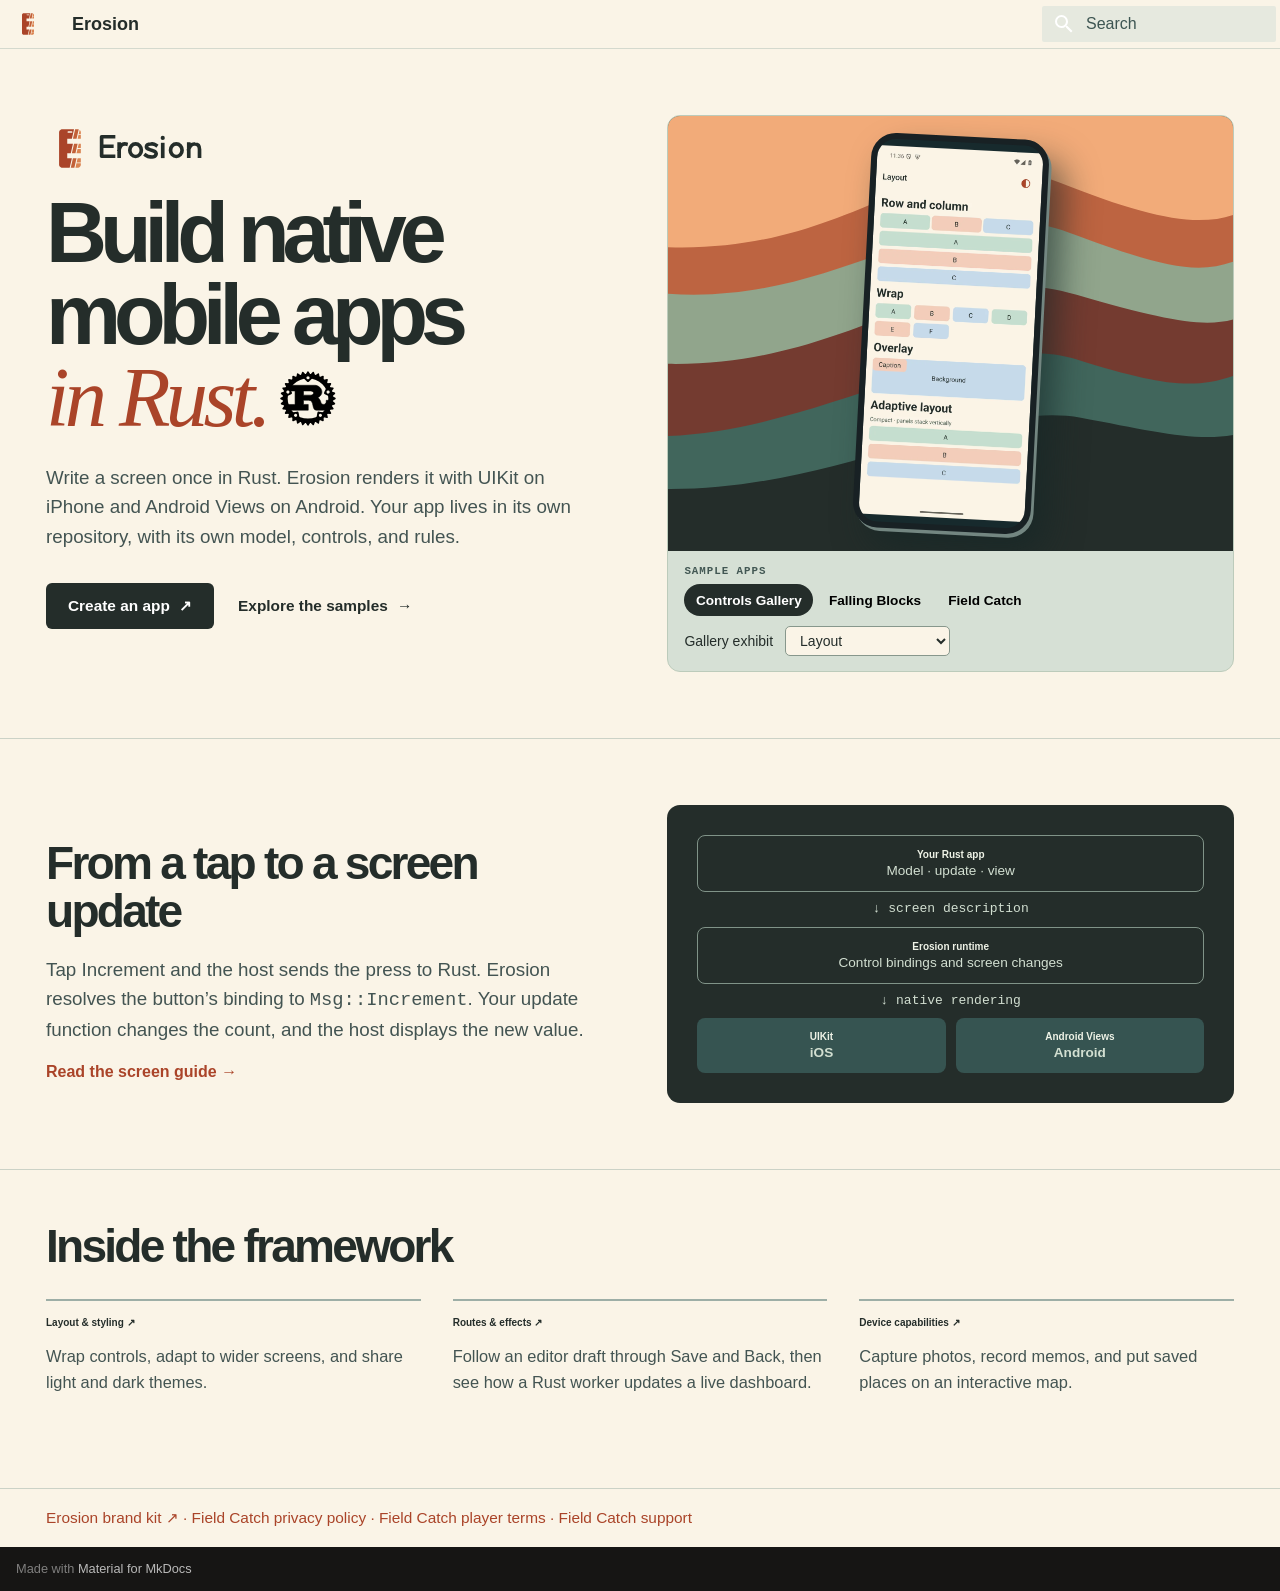
<file: index.html>
<!doctype html>
<html lang="en" class="no-js">
  <head>
    
      <meta charset="utf-8">
      <meta name="viewport" content="width=device-width,initial-scale=1">
      
        <meta name="description" content="Use Erosion to build native iOS and Android screens, state, and navigation in Rust.">
      
      
      
        <link rel="canonical" href="https://fwaris.github.io/erosion-site/index.html">
      
      
      
        <link rel="next" href="getting-started.html">
      
      
      <link rel="icon" href="assets/brand/erosion-mark.svg">
      <meta name="generator" content="mkdocs-1.6.1, mkdocs-material-9.6.22">
    
    <title>Erosion · Native mobile UI in Rust</title>
    
      <link rel="stylesheet" href="assets/stylesheets/main.84d31ad4.min.css">
      
      


    
    
      
    
    
      
    
    
      <link rel="stylesheet" href="assets/brand/palette.css">
    
      <link rel="stylesheet" href="assets/erosion.css">
    
    <script>__md_scope=new URL(".",location),__md_hash=e=>[...e].reduce(((e,_)=>(e<<5)-e+_.charCodeAt(0)),0),__md_get=(e,_=localStorage,t=__md_scope)=>JSON.parse(_.getItem(t.pathname+"."+e)),__md_set=(e,_,t=localStorage,a=__md_scope)=>{try{t.setItem(a.pathname+"."+e,JSON.stringify(_))}catch(e){}}</script>
    
      

    
    
    
  
  <meta property="og:title" content="Erosion · Native mobile UI in Rust">
  <meta property="og:description" content="Use Erosion to build native iOS and Android screens, state, and navigation in Rust.">
  <meta property="og:type" content="website">
  
    <meta property="og:image" content="https://fwaris.github.io/erosion-site/assets/brand/erosion-social.png">
    <meta property="og:image:alt" content="Erosion. Build native mobile apps in Rust.">
    <meta name="twitter:card" content="summary_large_image">
  

  </head>
  
  
    <body dir="ltr">
  
    
    <input class="md-toggle" data-md-toggle="drawer" type="checkbox" id="__drawer" autocomplete="off">
    <input class="md-toggle" data-md-toggle="search" type="checkbox" id="__search" autocomplete="off">
    <label class="md-overlay" for="__drawer"></label>
    <div data-md-component="skip">
      
    </div>
    <div data-md-component="announce">
      
    </div>
    
    
      

  

<header class="md-header md-header--shadow" data-md-component="header">
  <nav class="md-header__inner md-grid" aria-label="Header">
    <a href="index.html" title="Erosion" class="md-header__button md-logo" aria-label="Erosion" data-md-component="logo">
      
  <img src="assets/brand/erosion-mark.svg" alt="logo">

    </a>
    <label class="md-header__button md-icon" for="__drawer">
      
      <svg xmlns="http://www.w3.org/2000/svg" viewBox="0 0 24 24"><path d="M3 6h18v2H3zm0 5h18v2H3zm0 5h18v2H3z"/></svg>
    </label>
    <div class="md-header__title" data-md-component="header-title">
      <div class="md-header__ellipsis">
        <div class="md-header__topic">
          <span class="md-ellipsis">
            Erosion
          </span>
        </div>
        <div class="md-header__topic" data-md-component="header-topic">
          <span class="md-ellipsis">
            
              Erosion
            
          </span>
        </div>
      </div>
    </div>
    
    
      <script>var palette=__md_get("__palette");if(palette&&palette.color){if("(prefers-color-scheme)"===palette.color.media){var media=matchMedia("(prefers-color-scheme: light)"),input=document.querySelector(media.matches?"[data-md-color-media='(prefers-color-scheme: light)']":"[data-md-color-media='(prefers-color-scheme: dark)']");palette.color.media=input.getAttribute("data-md-color-media"),palette.color.scheme=input.getAttribute("data-md-color-scheme"),palette.color.primary=input.getAttribute("data-md-color-primary"),palette.color.accent=input.getAttribute("data-md-color-accent")}for(var[key,value]of Object.entries(palette.color))document.body.setAttribute("data-md-color-"+key,value)}</script>
    
    
    
      
      
        <label class="md-header__button md-icon" for="__search">
          
          <svg xmlns="http://www.w3.org/2000/svg" viewBox="0 0 24 24"><path d="M9.5 3A6.5 6.5 0 0 1 16 9.5c0 1.61-.59 3.09-1.56 4.23l.27.27h.79l5 5-1.5 1.5-5-5v-.79l-.27-.27A6.52 6.52 0 0 1 9.5 16 6.5 6.5 0 0 1 3 9.5 6.5 6.5 0 0 1 9.5 3m0 2C7 5 5 7 5 9.5S7 14 9.5 14 14 12 14 9.5 12 5 9.5 5"/></svg>
        </label>
        <div class="md-search" data-md-component="search" role="dialog">
  <label class="md-search__overlay" for="__search"></label>
  <div class="md-search__inner" role="search">
    <form class="md-search__form" name="search">
      <input type="text" class="md-search__input" name="query" aria-label="Search" placeholder="Search" autocapitalize="off" autocorrect="off" autocomplete="off" spellcheck="false" data-md-component="search-query" required>
      <label class="md-search__icon md-icon" for="__search">
        
        <svg xmlns="http://www.w3.org/2000/svg" viewBox="0 0 24 24"><path d="M9.5 3A6.5 6.5 0 0 1 16 9.5c0 1.61-.59 3.09-1.56 4.23l.27.27h.79l5 5-1.5 1.5-5-5v-.79l-.27-.27A6.52 6.52 0 0 1 9.5 16 6.5 6.5 0 0 1 3 9.5 6.5 6.5 0 0 1 9.5 3m0 2C7 5 5 7 5 9.5S7 14 9.5 14 14 12 14 9.5 12 5 9.5 5"/></svg>
        
        <svg xmlns="http://www.w3.org/2000/svg" viewBox="0 0 24 24"><path d="M20 11v2H8l5.5 5.5-1.42 1.42L4.16 12l7.92-7.92L13.5 5.5 8 11z"/></svg>
      </label>
      <nav class="md-search__options" aria-label="Search">
        
        <button type="reset" class="md-search__icon md-icon" title="Clear" aria-label="Clear" tabindex="-1">
          
          <svg xmlns="http://www.w3.org/2000/svg" viewBox="0 0 24 24"><path d="M19 6.41 17.59 5 12 10.59 6.41 5 5 6.41 10.59 12 5 17.59 6.41 19 12 13.41 17.59 19 19 17.59 13.41 12z"/></svg>
        </button>
      </nav>
      
    </form>
    <div class="md-search__output">
      <div class="md-search__scrollwrap" tabindex="0" data-md-scrollfix>
        <div class="md-search-result" data-md-component="search-result">
          <div class="md-search-result__meta">
            Initializing search
          </div>
          <ol class="md-search-result__list" role="presentation"></ol>
        </div>
      </div>
    </div>
  </div>
</div>
      
    
    
  </nav>
  
</header>
    
    <div class="md-container" data-md-component="container">
      
      
        
          
        
      
      <main class="md-main" data-md-component="main">
        <div class="md-main__inner md-grid">
          
            
              
                
              
              <div class="md-sidebar md-sidebar--primary" data-md-component="sidebar" data-md-type="navigation" >
                <div class="md-sidebar__scrollwrap">
                  <div class="md-sidebar__inner">
                    



<nav class="md-nav md-nav--primary" aria-label="Navigation" data-md-level="0">
  <label class="md-nav__title" for="__drawer">
    <a href="index.html" title="Erosion" class="md-nav__button md-logo" aria-label="Erosion" data-md-component="logo">
      
  <img src="assets/brand/erosion-mark.svg" alt="logo">

    </a>
    Erosion
  </label>
  
  <ul class="md-nav__list" data-md-scrollfix>
    
      
      
  
  
    
  
  
  
    <li class="md-nav__item md-nav__item--active">
      
      <input class="md-nav__toggle md-toggle" type="checkbox" id="__toc">
      
      
      
      <a href="index.html" class="md-nav__link md-nav__link--active">
        
  
  
  <span class="md-ellipsis">
    Home
    
  </span>
  

      </a>
      
    </li>
  

    
      
      
  
  
  
  
    
    
    
    
      
        
        
      
    
    
    <li class="md-nav__item md-nav__item--section md-nav__item--nested">
      
        
        
        <input class="md-nav__toggle md-toggle " type="checkbox" id="__nav_2" >
        
          
          <label class="md-nav__link" for="__nav_2" id="__nav_2_label" tabindex="">
            
  
  
  <span class="md-ellipsis">
    Documentation
    
  </span>
  

            <span class="md-nav__icon md-icon"></span>
          </label>
        
        <nav class="md-nav" data-md-level="1" aria-labelledby="__nav_2_label" aria-expanded="false">
          <label class="md-nav__title" for="__nav_2">
            <span class="md-nav__icon md-icon"></span>
            Documentation
          </label>
          <ul class="md-nav__list" data-md-scrollfix>
            
              
                
  
  
  
  
    <li class="md-nav__item">
      <a href="getting-started.html" class="md-nav__link">
        
  
  
  <span class="md-ellipsis">
    Getting started
    
  </span>
  

      </a>
    </li>
  

              
            
              
                
  
  
  
  
    <li class="md-nav__item">
      <a href="screens.html" class="md-nav__link">
        
  
  
  <span class="md-ellipsis">
    Screens and state
    
  </span>
  

      </a>
    </li>
  

              
            
              
                
  
  
  
  
    <li class="md-nav__item">
      <a href="styling.html" class="md-nav__link">
        
  
  
  <span class="md-ellipsis">
    Layout and styling
    
  </span>
  

      </a>
    </li>
  

              
            
              
                
  
  
  
  
    <li class="md-nav__item">
      <a href="navigation.html" class="md-nav__link">
        
  
  
  <span class="md-ellipsis">
    Navigation and effects
    
  </span>
  

      </a>
    </li>
  

              
            
              
                
  
  
  
  
    <li class="md-nav__item">
      <a href="devices.html" class="md-nav__link">
        
  
  
  <span class="md-ellipsis">
    Device capabilities
    
  </span>
  

      </a>
    </li>
  

              
            
              
                
  
  
  
  
    <li class="md-nav__item">
      <a href="samples.html" class="md-nav__link">
        
  
  
  <span class="md-ellipsis">
    Sample applications
    
  </span>
  

      </a>
    </li>
  

              
            
          </ul>
        </nav>
      
    </li>
  

    
      
      
  
  
  
  
    <li class="md-nav__item">
      <a href="brand.html" class="md-nav__link">
        
  
  
  <span class="md-ellipsis">
    Brand kit
    
  </span>
  

      </a>
    </li>
  

    
      
      
  
  
  
  
    <li class="md-nav__item">
      <a href="field-catch-support.html" class="md-nav__link">
        
  
  
  <span class="md-ellipsis">
    Field Catch support
    
  </span>
  

      </a>
    </li>
  

    
      
      
  
  
  
  
    <li class="md-nav__item">
      <a href="field-catch-privacy.html" class="md-nav__link">
        
  
  
  <span class="md-ellipsis">
    Field Catch privacy policy
    
  </span>
  

      </a>
    </li>
  

    
      
      
  
  
  
  
    <li class="md-nav__item">
      <a href="field-catch-eula.html" class="md-nav__link">
        
  
  
  <span class="md-ellipsis">
    Field Catch player terms
    
  </span>
  

      </a>
    </li>
  

    
  </ul>
</nav>
                  </div>
                </div>
              </div>
            
            
              
                
              
              <div class="md-sidebar md-sidebar--secondary" data-md-component="sidebar" data-md-type="toc" hidden>
                <div class="md-sidebar__scrollwrap">
                  <div class="md-sidebar__inner">
                    

<nav class="md-nav md-nav--secondary" aria-label="Table of contents">
  
  
  
  
</nav>
                  </div>
                </div>
              </div>
            
          
          
<article class="erosion-home" data-md-component="content">
  <section class="erosion-hero">
    <div class="erosion-intro">
      <img class="erosion-wordmark" src="assets/brand/erosion-logo-light.svg" alt="Erosion">
      <h1>Build native mobile apps <br><span class="erosion-language"><em>in Rust.</em><img src="assets/brand/rust-logo.svg" alt=""></span></h1>
      <p class="erosion-lede">Write a screen once in Rust. Erosion renders it with UIKit on iPhone and Android Views on Android. Your app lives in its own repository, with its own model, controls, and rules.</p>
      <div class="erosion-actions"><a class="erosion-primary" href="getting-started.html">Create an app <span aria-hidden="true">↗</span></a><a href="samples.html">Explore the samples <span aria-hidden="true">→</span></a></div>
    </div>
    <figure class="erosion-preview">
      <div class="erosion-stage"><div class="erosion-handset"><img id="erosion-screen" src="assets/gallery-layout.webp" alt="Controls Gallery on Android showing rows, columns, wrapping, and overlapping panels"></div></div>
      <figcaption>
        <span class="erosion-caption">Sample apps</span>
        <div class="erosion-choices" aria-label="Choose a sample screenshot" role="group">
        
          <button type="button" aria-pressed="true" data-image="assets/gallery-layout.webp" data-alt="Controls Gallery showing rows, columns, wrapping, and overlapping panels">Controls Gallery</button>
        
          <button type="button" aria-pressed="false" data-image="assets/blocks-game.webp" data-alt="Falling Blocks with a green piece above the board">Falling Blocks</button>
        
          <button type="button" aria-pressed="false" data-image="assets/field-catch-aim.webp" data-alt="Field Catch on iPhone with the aiming puck and kick guide on the map">Field Catch</button>
        
        </div>
        <label class="erosion-exhibits">Gallery exhibit
          <select id="erosion-exhibit">
          
            <option value="assets/gallery-layout.webp" data-alt="Colored panels demonstrating rows, columns, wrapping, and an overlay">Layout</option>
          
            <option value="assets/gallery-inputs.webp" data-alt="An editable form with a switch, date picker, slider, and progress indicator">Inputs & form state</option>
          
            <option value="assets/gallery-collections.webp" data-alt="A selected row in a list with insert, delete, and reorder controls">Keyed collections</option>
          
            <option value="assets/gallery-motion.webp" data-alt="The reordered controls and tilted card after an animation">Motion & navigation</option>
          
            <option value="assets/gallery-drawing.webp" data-alt="Touch strokes on the Gallery drawing canvas">Drawing surface</option>
          
            <option value="assets/gallery-video.webp" data-alt="A native video player with playback controls">Video surface</option>
          
            <option value="assets/gallery-utilities.webp" data-alt="Clipboard round-trip result above haptics, authentication, and secure storage">Device utilities</option>
          
          </select>
        </label>
      </figcaption>
    </figure>
  </section>
  <section class="erosion-build">
    <div><h2>From a tap to a screen update</h2>
    <p>Tap Increment and the host sends the press to Rust. Erosion resolves the button’s binding to <code>Msg::Increment</code>. Your update function changes the count, and the host displays the new value.</p>
    <a class="erosion-link" href="screens.html">Read the screen guide →</a></div>
    <figure class="erosion-runtime" aria-label="How a Rust screen reaches both platforms">
      <div><strong>Your Rust app</strong><span>Model · update · view</span></div>
      <p>↓ screen description</p>
      <div><strong>Erosion runtime</strong><span>Control bindings and screen changes</span></div>
      <p>↓ native rendering</p>
      <div class="erosion-hosts"><strong>UIKit<small>iOS</small></strong><strong>Android Views<small>Android</small></strong></div>
    </figure>
  </section>
  <section class="erosion-guides" aria-labelledby="guides"><h2 id="guides">Inside the framework</h2><div>
    <a href="styling.html"><span>Layout &amp; styling ↗</span><p>Wrap controls, adapt to wider screens, and share light and dark themes.</p></a>
    <a href="navigation.html"><span>Routes &amp; effects ↗</span><p>Follow an editor draft through Save and Back, then see how a Rust worker updates a live dashboard.</p></a>
    <a href="devices.html"><span>Device capabilities ↗</span><p>Capture photos, record memos, and put saved places on an interactive map.</p></a>
  </div></section>
  <footer class="erosion-brand-footer"><a href="brand.html">Erosion brand kit ↗</a> · <a href="field-catch-privacy.html">Field Catch privacy policy</a> · <a href="field-catch-eula.html">Field Catch player terms</a> · <a href="field-catch-support.html">Field Catch support</a></footer>
</article>
<script src="assets/preview.js" defer></script>

          
<script>var target=document.getElementById(location.hash.slice(1));target&&target.name&&(target.checked=target.name.startsWith("__tabbed_"))</script>
        </div>
        
      </main>
      
        <footer class="md-footer">
  
  <div class="md-footer-meta md-typeset">
    <div class="md-footer-meta__inner md-grid">
      <div class="md-copyright">
  
  
    Made with
    <a href="https://squidfunk.github.io/mkdocs-material/" target="_blank" rel="noopener">
      Material for MkDocs
    </a>
  
</div>
      
    </div>
  </div>
</footer>
      
    </div>
    <div class="md-dialog" data-md-component="dialog">
      <div class="md-dialog__inner md-typeset"></div>
    </div>
    
    
    
      
      <script id="__config" type="application/json">{"base": ".", "features": ["navigation.sections", "content.code.copy"], "search": "assets/javascripts/workers/search.973d3a69.min.js", "tags": null, "translations": {"clipboard.copied": "Copied to clipboard", "clipboard.copy": "Copy to clipboard", "search.result.more.one": "1 more on this page", "search.result.more.other": "# more on this page", "search.result.none": "No matching documents", "search.result.one": "1 matching document", "search.result.other": "# matching documents", "search.result.placeholder": "Type to start searching", "search.result.term.missing": "Missing", "select.version": "Select version"}, "version": null}</script>
    
    
      <script src="assets/javascripts/bundle.f55a23d4.min.js"></script>
      
    
  </body>
</html>
</file>
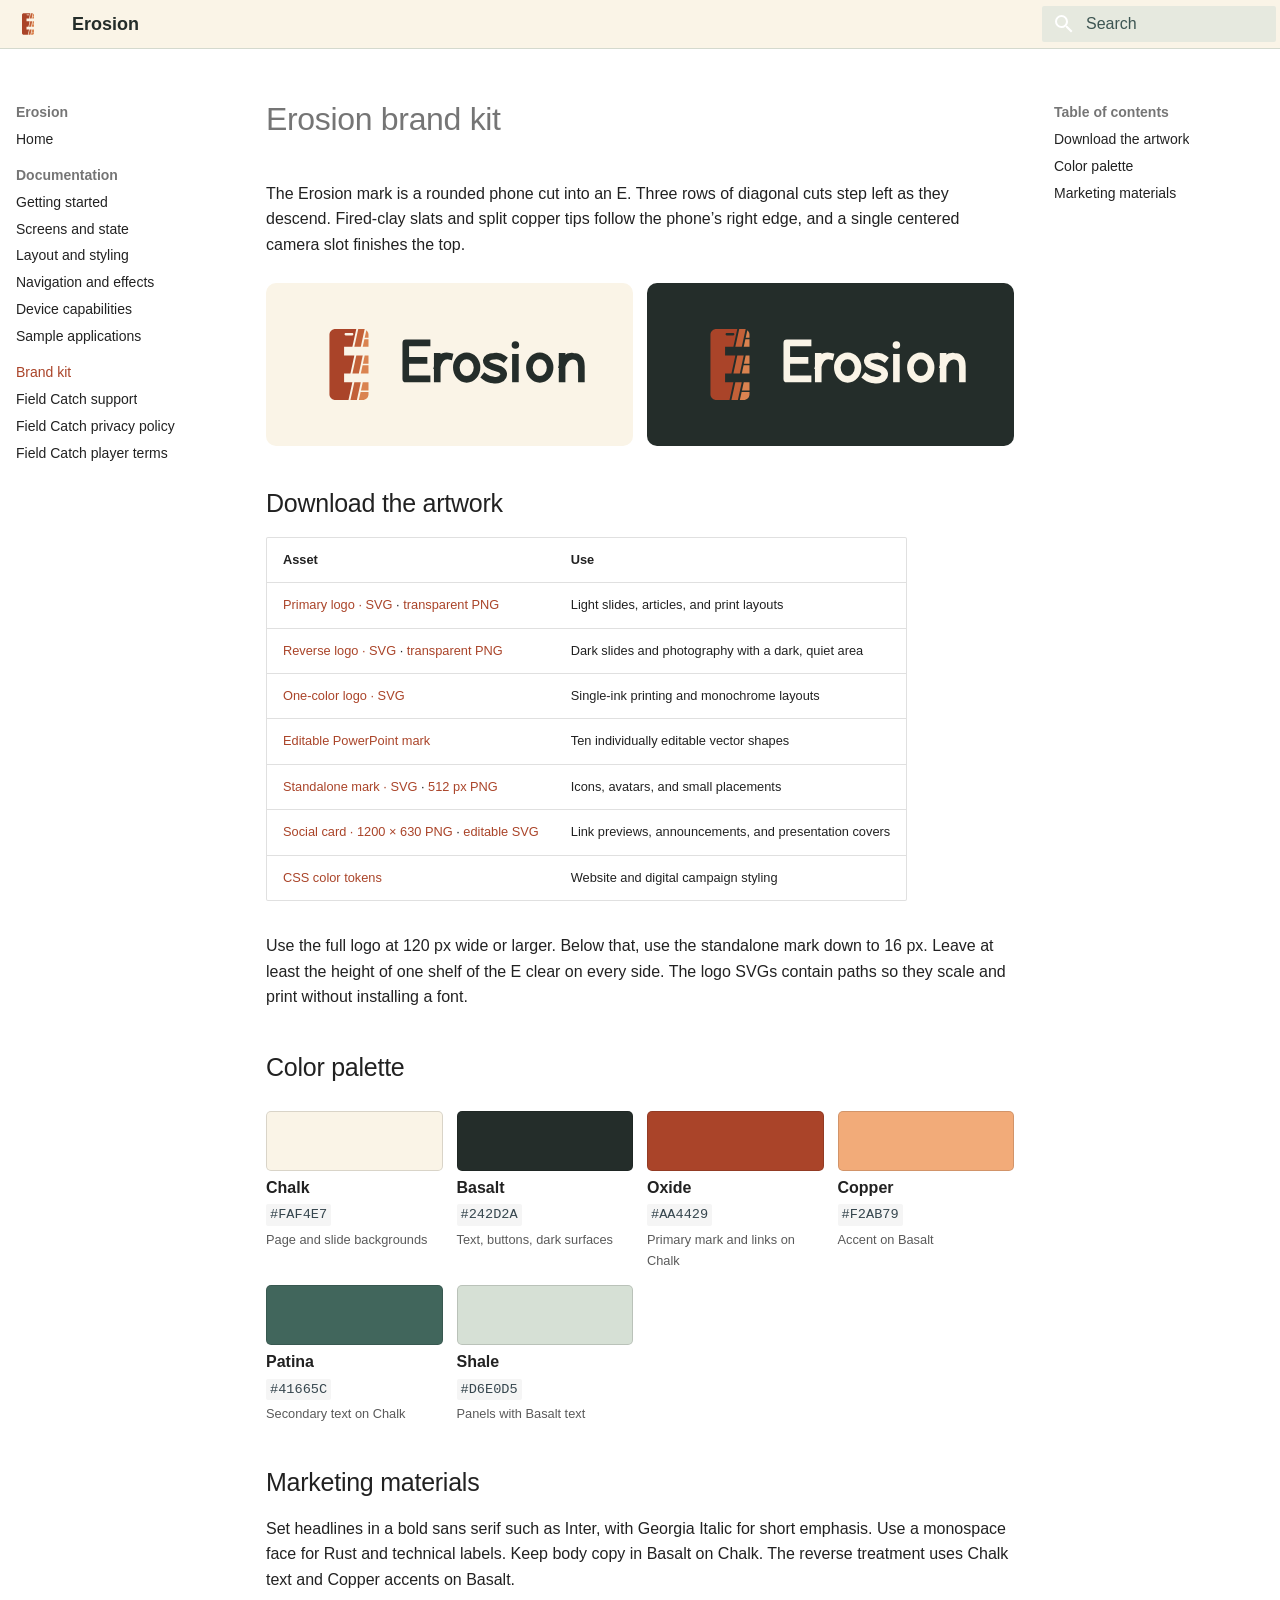
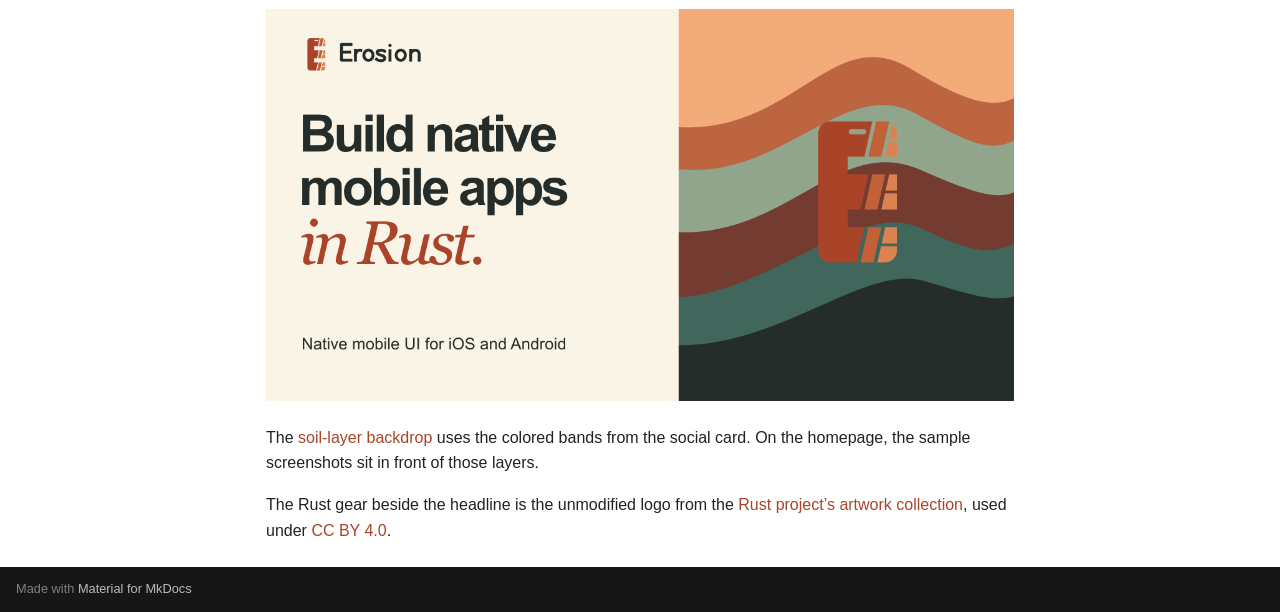
<file: brand.html>
<!doctype html>
<html lang="en" class="no-js">
  <head>
    
      <meta charset="utf-8">
      <meta name="viewport" content="width=device-width,initial-scale=1">
      
        <meta name="description" content="Use Erosion to build native iOS and Android screens, state, and navigation in Rust.">
      
      
      
        <link rel="canonical" href="https://fwaris.github.io/erosion-site/brand.html">
      
      
        <link rel="prev" href="samples.html">
      
      
        <link rel="next" href="field-catch-support.html">
      
      
      <link rel="icon" href="assets/brand/erosion-mark.svg">
      <meta name="generator" content="mkdocs-1.6.1, mkdocs-material-9.6.22">
    
    
      
        <title>Brand kit - Erosion</title>
      
    
    
      <link rel="stylesheet" href="assets/stylesheets/main.84d31ad4.min.css">
      
      


    
    
      
    
    
      
    
    
      <link rel="stylesheet" href="assets/brand/palette.css">
    
      <link rel="stylesheet" href="assets/erosion.css">
    
    <script>__md_scope=new URL(".",location),__md_hash=e=>[...e].reduce(((e,_)=>(e<<5)-e+_.charCodeAt(0)),0),__md_get=(e,_=localStorage,t=__md_scope)=>JSON.parse(_.getItem(t.pathname+"."+e)),__md_set=(e,_,t=localStorage,a=__md_scope)=>{try{t.setItem(a.pathname+"."+e,JSON.stringify(_))}catch(e){}}</script>
    
      

    
    
    
  </head>
  
  
    <body dir="ltr">
  
    
    <input class="md-toggle" data-md-toggle="drawer" type="checkbox" id="__drawer" autocomplete="off">
    <input class="md-toggle" data-md-toggle="search" type="checkbox" id="__search" autocomplete="off">
    <label class="md-overlay" for="__drawer"></label>
    <div data-md-component="skip">
      
        
        <a href="#erosion-brand-kit" class="md-skip">
          Skip to content
        </a>
      
    </div>
    <div data-md-component="announce">
      
    </div>
    
    
      

  

<header class="md-header md-header--shadow" data-md-component="header">
  <nav class="md-header__inner md-grid" aria-label="Header">
    <a href="index.html" title="Erosion" class="md-header__button md-logo" aria-label="Erosion" data-md-component="logo">
      
  <img src="assets/brand/erosion-mark.svg" alt="logo">

    </a>
    <label class="md-header__button md-icon" for="__drawer">
      
      <svg xmlns="http://www.w3.org/2000/svg" viewBox="0 0 24 24"><path d="M3 6h18v2H3zm0 5h18v2H3zm0 5h18v2H3z"/></svg>
    </label>
    <div class="md-header__title" data-md-component="header-title">
      <div class="md-header__ellipsis">
        <div class="md-header__topic">
          <span class="md-ellipsis">
            Erosion
          </span>
        </div>
        <div class="md-header__topic" data-md-component="header-topic">
          <span class="md-ellipsis">
            
              Brand kit
            
          </span>
        </div>
      </div>
    </div>
    
    
      <script>var palette=__md_get("__palette");if(palette&&palette.color){if("(prefers-color-scheme)"===palette.color.media){var media=matchMedia("(prefers-color-scheme: light)"),input=document.querySelector(media.matches?"[data-md-color-media='(prefers-color-scheme: light)']":"[data-md-color-media='(prefers-color-scheme: dark)']");palette.color.media=input.getAttribute("data-md-color-media"),palette.color.scheme=input.getAttribute("data-md-color-scheme"),palette.color.primary=input.getAttribute("data-md-color-primary"),palette.color.accent=input.getAttribute("data-md-color-accent")}for(var[key,value]of Object.entries(palette.color))document.body.setAttribute("data-md-color-"+key,value)}</script>
    
    
    
      
      
        <label class="md-header__button md-icon" for="__search">
          
          <svg xmlns="http://www.w3.org/2000/svg" viewBox="0 0 24 24"><path d="M9.5 3A6.5 6.5 0 0 1 16 9.5c0 1.61-.59 3.09-1.56 4.23l.27.27h.79l5 5-1.5 1.5-5-5v-.79l-.27-.27A6.52 6.52 0 0 1 9.5 16 6.5 6.5 0 0 1 3 9.5 6.5 6.5 0 0 1 9.5 3m0 2C7 5 5 7 5 9.5S7 14 9.5 14 14 12 14 9.5 12 5 9.5 5"/></svg>
        </label>
        <div class="md-search" data-md-component="search" role="dialog">
  <label class="md-search__overlay" for="__search"></label>
  <div class="md-search__inner" role="search">
    <form class="md-search__form" name="search">
      <input type="text" class="md-search__input" name="query" aria-label="Search" placeholder="Search" autocapitalize="off" autocorrect="off" autocomplete="off" spellcheck="false" data-md-component="search-query" required>
      <label class="md-search__icon md-icon" for="__search">
        
        <svg xmlns="http://www.w3.org/2000/svg" viewBox="0 0 24 24"><path d="M9.5 3A6.5 6.5 0 0 1 16 9.5c0 1.61-.59 3.09-1.56 4.23l.27.27h.79l5 5-1.5 1.5-5-5v-.79l-.27-.27A6.52 6.52 0 0 1 9.5 16 6.5 6.5 0 0 1 3 9.5 6.5 6.5 0 0 1 9.5 3m0 2C7 5 5 7 5 9.5S7 14 9.5 14 14 12 14 9.5 12 5 9.5 5"/></svg>
        
        <svg xmlns="http://www.w3.org/2000/svg" viewBox="0 0 24 24"><path d="M20 11v2H8l5.5 5.5-1.42 1.42L4.16 12l7.92-7.92L13.5 5.5 8 11z"/></svg>
      </label>
      <nav class="md-search__options" aria-label="Search">
        
        <button type="reset" class="md-search__icon md-icon" title="Clear" aria-label="Clear" tabindex="-1">
          
          <svg xmlns="http://www.w3.org/2000/svg" viewBox="0 0 24 24"><path d="M19 6.41 17.59 5 12 10.59 6.41 5 5 6.41 10.59 12 5 17.59 6.41 19 12 13.41 17.59 19 19 17.59 13.41 12z"/></svg>
        </button>
      </nav>
      
    </form>
    <div class="md-search__output">
      <div class="md-search__scrollwrap" tabindex="0" data-md-scrollfix>
        <div class="md-search-result" data-md-component="search-result">
          <div class="md-search-result__meta">
            Initializing search
          </div>
          <ol class="md-search-result__list" role="presentation"></ol>
        </div>
      </div>
    </div>
  </div>
</div>
      
    
    
  </nav>
  
</header>
    
    <div class="md-container" data-md-component="container">
      
      
        
          
        
      
      <main class="md-main" data-md-component="main">
        <div class="md-main__inner md-grid">
          
            
              
              <div class="md-sidebar md-sidebar--primary" data-md-component="sidebar" data-md-type="navigation" >
                <div class="md-sidebar__scrollwrap">
                  <div class="md-sidebar__inner">
                    



<nav class="md-nav md-nav--primary" aria-label="Navigation" data-md-level="0">
  <label class="md-nav__title" for="__drawer">
    <a href="index.html" title="Erosion" class="md-nav__button md-logo" aria-label="Erosion" data-md-component="logo">
      
  <img src="assets/brand/erosion-mark.svg" alt="logo">

    </a>
    Erosion
  </label>
  
  <ul class="md-nav__list" data-md-scrollfix>
    
      
      
  
  
  
  
    <li class="md-nav__item">
      <a href="index.html" class="md-nav__link">
        
  
  
  <span class="md-ellipsis">
    Home
    
  </span>
  

      </a>
    </li>
  

    
      
      
  
  
  
  
    
    
    
    
      
        
        
      
    
    
    <li class="md-nav__item md-nav__item--section md-nav__item--nested">
      
        
        
        <input class="md-nav__toggle md-toggle " type="checkbox" id="__nav_2" >
        
          
          <label class="md-nav__link" for="__nav_2" id="__nav_2_label" tabindex="">
            
  
  
  <span class="md-ellipsis">
    Documentation
    
  </span>
  

            <span class="md-nav__icon md-icon"></span>
          </label>
        
        <nav class="md-nav" data-md-level="1" aria-labelledby="__nav_2_label" aria-expanded="false">
          <label class="md-nav__title" for="__nav_2">
            <span class="md-nav__icon md-icon"></span>
            Documentation
          </label>
          <ul class="md-nav__list" data-md-scrollfix>
            
              
                
  
  
  
  
    <li class="md-nav__item">
      <a href="getting-started.html" class="md-nav__link">
        
  
  
  <span class="md-ellipsis">
    Getting started
    
  </span>
  

      </a>
    </li>
  

              
            
              
                
  
  
  
  
    <li class="md-nav__item">
      <a href="screens.html" class="md-nav__link">
        
  
  
  <span class="md-ellipsis">
    Screens and state
    
  </span>
  

      </a>
    </li>
  

              
            
              
                
  
  
  
  
    <li class="md-nav__item">
      <a href="styling.html" class="md-nav__link">
        
  
  
  <span class="md-ellipsis">
    Layout and styling
    
  </span>
  

      </a>
    </li>
  

              
            
              
                
  
  
  
  
    <li class="md-nav__item">
      <a href="navigation.html" class="md-nav__link">
        
  
  
  <span class="md-ellipsis">
    Navigation and effects
    
  </span>
  

      </a>
    </li>
  

              
            
              
                
  
  
  
  
    <li class="md-nav__item">
      <a href="devices.html" class="md-nav__link">
        
  
  
  <span class="md-ellipsis">
    Device capabilities
    
  </span>
  

      </a>
    </li>
  

              
            
              
                
  
  
  
  
    <li class="md-nav__item">
      <a href="samples.html" class="md-nav__link">
        
  
  
  <span class="md-ellipsis">
    Sample applications
    
  </span>
  

      </a>
    </li>
  

              
            
          </ul>
        </nav>
      
    </li>
  

    
      
      
  
  
    
  
  
  
    <li class="md-nav__item md-nav__item--active">
      
      <input class="md-nav__toggle md-toggle" type="checkbox" id="__toc">
      
      
        
      
      
        <label class="md-nav__link md-nav__link--active" for="__toc">
          
  
  
  <span class="md-ellipsis">
    Brand kit
    
  </span>
  

          <span class="md-nav__icon md-icon"></span>
        </label>
      
      <a href="brand.html" class="md-nav__link md-nav__link--active">
        
  
  
  <span class="md-ellipsis">
    Brand kit
    
  </span>
  

      </a>
      
        

<nav class="md-nav md-nav--secondary" aria-label="Table of contents">
  
  
  
    
  
  
    <label class="md-nav__title" for="__toc">
      <span class="md-nav__icon md-icon"></span>
      Table of contents
    </label>
    <ul class="md-nav__list" data-md-component="toc" data-md-scrollfix>
      
        <li class="md-nav__item">
  <a href="#download-the-artwork" class="md-nav__link">
    <span class="md-ellipsis">
      Download the artwork
    </span>
  </a>
  
</li>
      
        <li class="md-nav__item">
  <a href="#color-palette" class="md-nav__link">
    <span class="md-ellipsis">
      Color palette
    </span>
  </a>
  
</li>
      
        <li class="md-nav__item">
  <a href="#marketing-materials" class="md-nav__link">
    <span class="md-ellipsis">
      Marketing materials
    </span>
  </a>
  
</li>
      
    </ul>
  
</nav>
      
    </li>
  

    
      
      
  
  
  
  
    <li class="md-nav__item">
      <a href="field-catch-support.html" class="md-nav__link">
        
  
  
  <span class="md-ellipsis">
    Field Catch support
    
  </span>
  

      </a>
    </li>
  

    
      
      
  
  
  
  
    <li class="md-nav__item">
      <a href="field-catch-privacy.html" class="md-nav__link">
        
  
  
  <span class="md-ellipsis">
    Field Catch privacy policy
    
  </span>
  

      </a>
    </li>
  

    
      
      
  
  
  
  
    <li class="md-nav__item">
      <a href="field-catch-eula.html" class="md-nav__link">
        
  
  
  <span class="md-ellipsis">
    Field Catch player terms
    
  </span>
  

      </a>
    </li>
  

    
  </ul>
</nav>
                  </div>
                </div>
              </div>
            
            
              
              <div class="md-sidebar md-sidebar--secondary" data-md-component="sidebar" data-md-type="toc" >
                <div class="md-sidebar__scrollwrap">
                  <div class="md-sidebar__inner">
                    

<nav class="md-nav md-nav--secondary" aria-label="Table of contents">
  
  
  
    
  
  
    <label class="md-nav__title" for="__toc">
      <span class="md-nav__icon md-icon"></span>
      Table of contents
    </label>
    <ul class="md-nav__list" data-md-component="toc" data-md-scrollfix>
      
        <li class="md-nav__item">
  <a href="#download-the-artwork" class="md-nav__link">
    <span class="md-ellipsis">
      Download the artwork
    </span>
  </a>
  
</li>
      
        <li class="md-nav__item">
  <a href="#color-palette" class="md-nav__link">
    <span class="md-ellipsis">
      Color palette
    </span>
  </a>
  
</li>
      
        <li class="md-nav__item">
  <a href="#marketing-materials" class="md-nav__link">
    <span class="md-ellipsis">
      Marketing materials
    </span>
  </a>
  
</li>
      
    </ul>
  
</nav>
                  </div>
                </div>
              </div>
            
          
          
            <div class="md-content" data-md-component="content">
              <article class="md-content__inner md-typeset">
                
                  



<h1 id="erosion-brand-kit">Erosion brand kit<a class="headerlink" href="#erosion-brand-kit" title="Permanent link">&para;</a></h1>
<p>The Erosion mark is a rounded phone cut into an E. Three rows of diagonal cuts step left as they descend. Fired-clay slats and split copper tips follow the phone’s right edge, and a single centered camera slot finishes the top.</p>
<div class="brand-pair">
  <figure><img src="assets/brand/erosion-logo-light.svg" alt="Erosion wordmark in Basalt with the Oxide mark on Chalk"></figure>
  <figure><img src="assets/brand/erosion-logo-dark.svg" alt="Erosion wordmark in Chalk with the three-tone mark on Basalt"></figure>
</div>

<h2 id="download-the-artwork">Download the artwork<a class="headerlink" href="#download-the-artwork" title="Permanent link">&para;</a></h2>
<table>
<thead>
<tr>
<th>Asset</th>
<th>Use</th>
</tr>
</thead>
<tbody>
<tr>
<td><a href="assets/brand/erosion-logo-light.svg">Primary logo · SVG</a> · <a href="assets/brand/erosion-logo-light.png">transparent PNG</a></td>
<td>Light slides, articles, and print layouts</td>
</tr>
<tr>
<td><a href="assets/brand/erosion-logo-dark.svg">Reverse logo · SVG</a> · <a href="assets/brand/erosion-logo-dark.png">transparent PNG</a></td>
<td>Dark slides and photography with a dark, quiet area</td>
</tr>
<tr>
<td><a href="assets/brand/erosion-logo-mono.svg">One-color logo · SVG</a></td>
<td>Single-ink printing and monochrome layouts</td>
</tr>
<tr>
<td><a href="assets/brand/erosion-mark.pptx">Editable PowerPoint mark</a></td>
<td>Ten individually editable vector shapes</td>
</tr>
<tr>
<td><a href="assets/brand/erosion-mark.svg">Standalone mark · SVG</a> · <a href="assets/brand/erosion-mark.png">512 px PNG</a></td>
<td>Icons, avatars, and small placements</td>
</tr>
<tr>
<td><a href="assets/brand/erosion-social.png">Social card · 1200 × 630 PNG</a> · <a href="assets/brand/erosion-social.svg">editable SVG</a></td>
<td>Link previews, announcements, and presentation covers</td>
</tr>
<tr>
<td><a href="assets/brand/palette.css">CSS color tokens</a></td>
<td>Website and digital campaign styling</td>
</tr>
</tbody>
</table>
<p>Use the full logo at 120 px wide or larger. Below that, use the standalone mark down to 16 px. Leave at least the height of one shelf of the E clear on every side. The logo SVGs contain paths so they scale and print without installing a font.</p>
<h2 id="color-palette">Color palette<a class="headerlink" href="#color-palette" title="Permanent link">&para;</a></h2>
<div class="brand-swatches">
  <div><i style="background:var(--erosion-chalk)"></i><b>Chalk</b><code>#FAF4E7</code><small>Page and slide backgrounds</small></div>
  <div><i style="background:var(--erosion-basalt)"></i><b>Basalt</b><code>#242D2A</code><small>Text, buttons, dark surfaces</small></div>
  <div><i style="background:var(--erosion-oxide)"></i><b>Oxide</b><code>#AA4429</code><small>Primary mark and links on Chalk</small></div>
  <div><i style="background:var(--erosion-copper)"></i><b>Copper</b><code>#F2AB79</code><small>Accent on Basalt</small></div>
  <div><i style="background:var(--erosion-patina)"></i><b>Patina</b><code>#41665C</code><small>Secondary text on Chalk</small></div>
  <div><i style="background:var(--erosion-shale)"></i><b>Shale</b><code>#D6E0D5</code><small>Panels with Basalt text</small></div>
</div>

<h2 id="marketing-materials">Marketing materials<a class="headerlink" href="#marketing-materials" title="Permanent link">&para;</a></h2>
<p>Set headlines in a bold sans serif such as Inter, with Georgia Italic for short emphasis. Use a monospace face for Rust and technical labels. Keep body copy in Basalt on Chalk. The reverse treatment uses Chalk text and Copper accents on Basalt.</p>
<p><img alt="Erosion social card with an illustration of layered rock and the headline Build native mobile apps in Rust." src="assets/brand/erosion-social.png" /></p>
<p>The <a href="assets/brand/erosion-layers.svg">soil-layer backdrop</a> uses the colored bands from the social card. On the homepage, the sample screenshots sit in front of those layers.</p>
<p>The Rust gear beside the headline is the unmodified logo from the <a href="https://github.com/rust-lang/rust-artwork/tree/master/logo">Rust project’s artwork collection</a>, used under <a href="https://creativecommons.org/licenses/by/4.0/">CC BY 4.0</a>.</p>












                
              </article>
            </div>
          
          
<script>var target=document.getElementById(location.hash.slice(1));target&&target.name&&(target.checked=target.name.startsWith("__tabbed_"))</script>
        </div>
        
      </main>
      
        <footer class="md-footer">
  
  <div class="md-footer-meta md-typeset">
    <div class="md-footer-meta__inner md-grid">
      <div class="md-copyright">
  
  
    Made with
    <a href="https://squidfunk.github.io/mkdocs-material/" target="_blank" rel="noopener">
      Material for MkDocs
    </a>
  
</div>
      
    </div>
  </div>
</footer>
      
    </div>
    <div class="md-dialog" data-md-component="dialog">
      <div class="md-dialog__inner md-typeset"></div>
    </div>
    
    
    
      
      <script id="__config" type="application/json">{"base": ".", "features": ["navigation.sections", "content.code.copy"], "search": "assets/javascripts/workers/search.973d3a69.min.js", "tags": null, "translations": {"clipboard.copied": "Copied to clipboard", "clipboard.copy": "Copy to clipboard", "search.result.more.one": "1 more on this page", "search.result.more.other": "# more on this page", "search.result.none": "No matching documents", "search.result.one": "1 matching document", "search.result.other": "# matching documents", "search.result.placeholder": "Type to start searching", "search.result.term.missing": "Missing", "select.version": "Select version"}, "version": null}</script>
    
    
      <script src="assets/javascripts/bundle.f55a23d4.min.js"></script>
      
    
  </body>
</html>
</file>
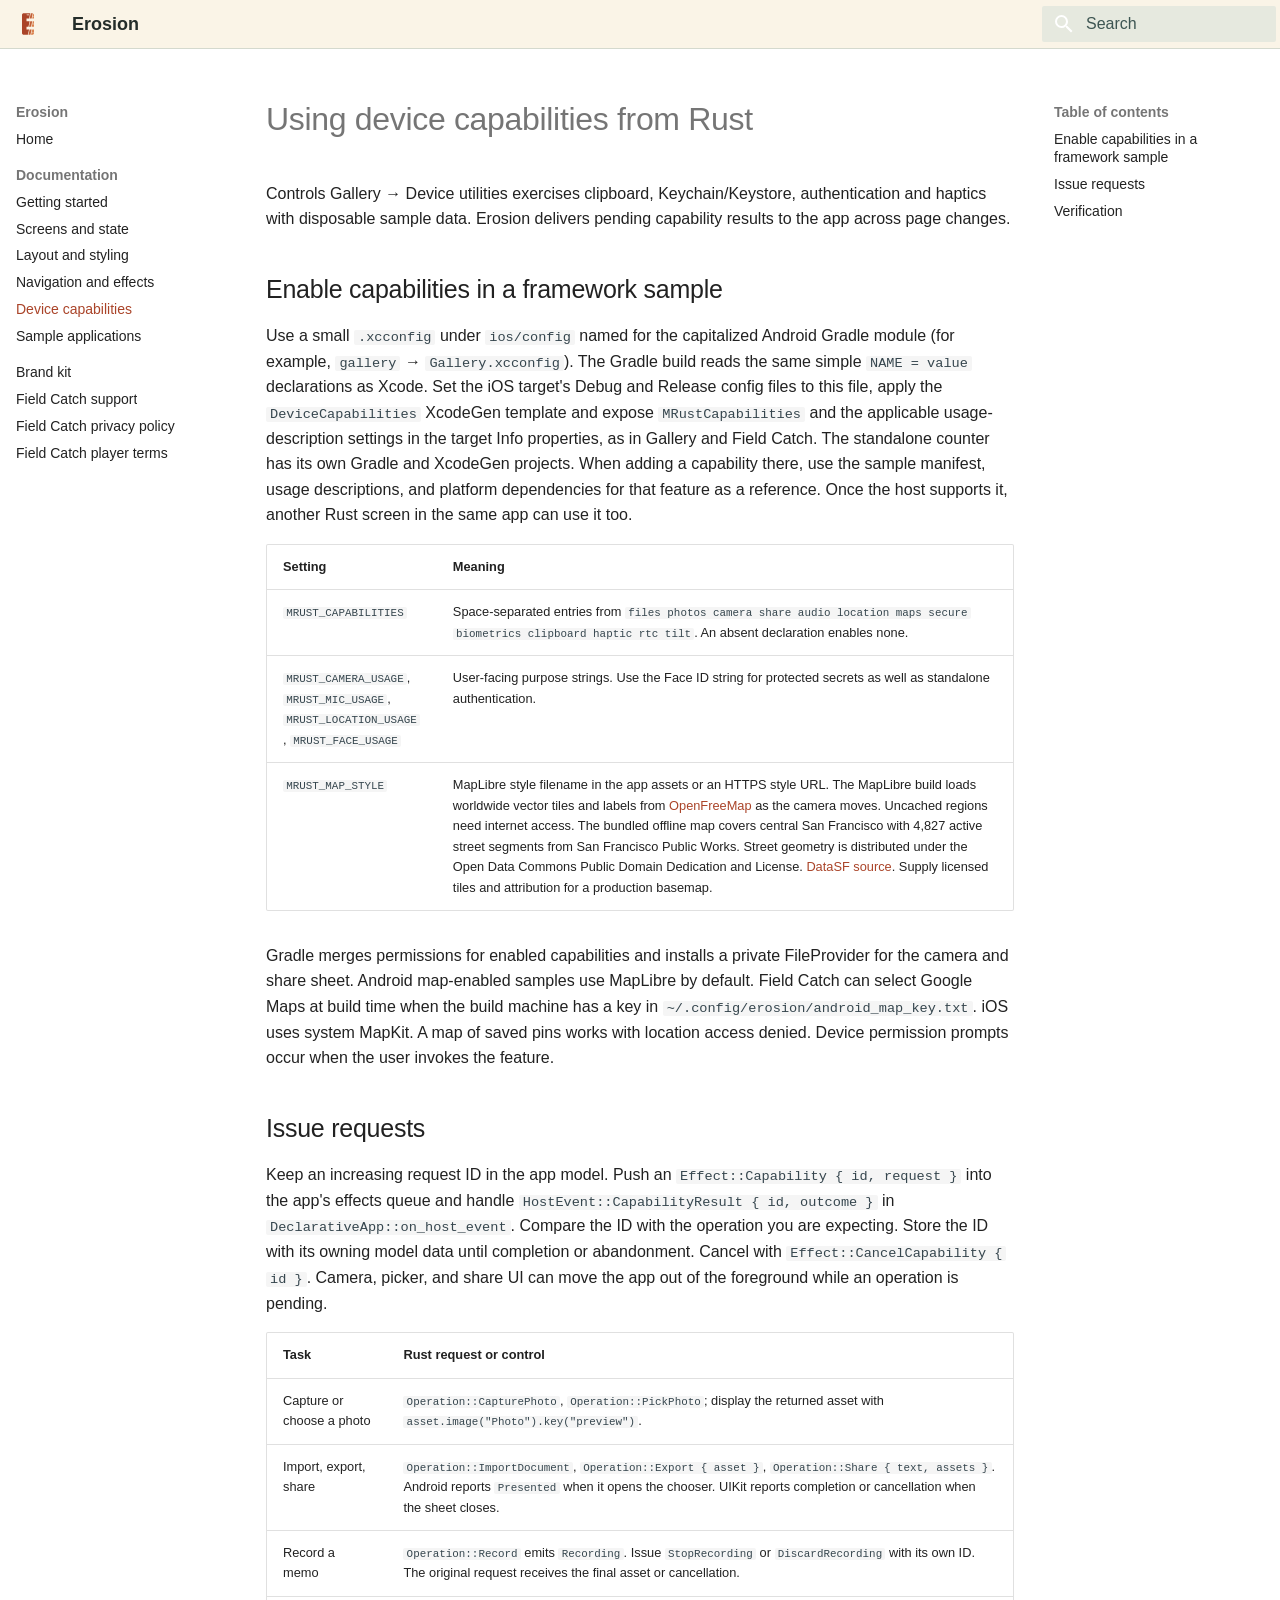
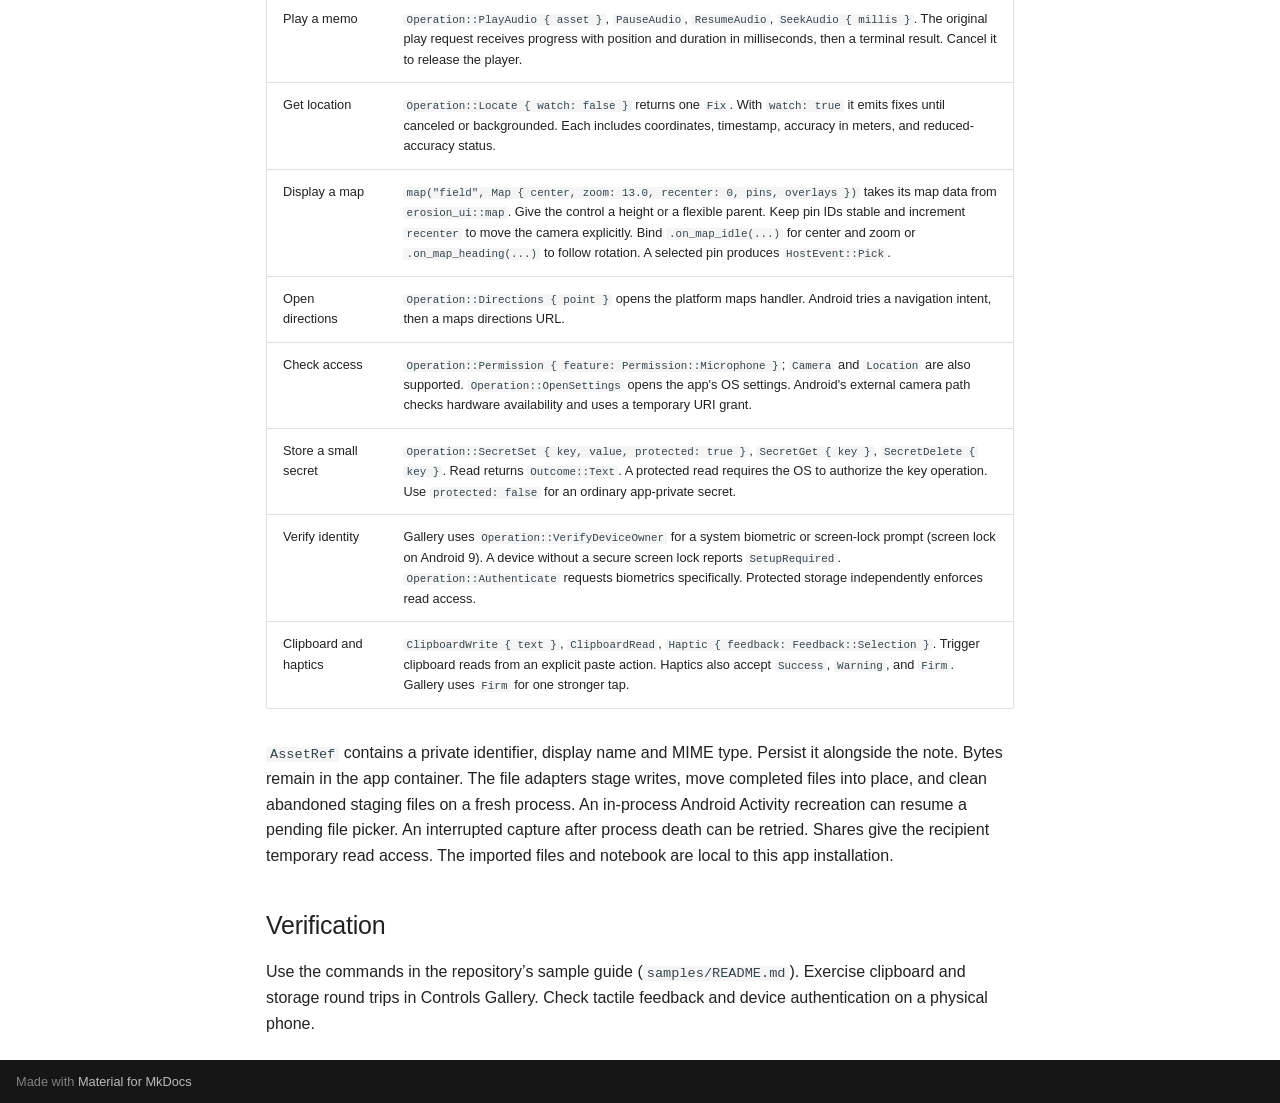
<file: devices.html>
<!doctype html>
<html lang="en" class="no-js">
  <head>
    
      <meta charset="utf-8">
      <meta name="viewport" content="width=device-width,initial-scale=1">
      
        <meta name="description" content="Use Erosion to build native iOS and Android screens, state, and navigation in Rust.">
      
      
      
        <link rel="canonical" href="https://fwaris.github.io/erosion-site/devices.html">
      
      
        <link rel="prev" href="navigation.html">
      
      
        <link rel="next" href="samples.html">
      
      
      <link rel="icon" href="assets/brand/erosion-mark.svg">
      <meta name="generator" content="mkdocs-1.6.1, mkdocs-material-9.6.22">
    
    
      
        <title>Device capabilities - Erosion</title>
      
    
    
      <link rel="stylesheet" href="assets/stylesheets/main.84d31ad4.min.css">
      
      


    
    
      
    
    
      
    
    
      <link rel="stylesheet" href="assets/brand/palette.css">
    
      <link rel="stylesheet" href="assets/erosion.css">
    
    <script>__md_scope=new URL(".",location),__md_hash=e=>[...e].reduce(((e,_)=>(e<<5)-e+_.charCodeAt(0)),0),__md_get=(e,_=localStorage,t=__md_scope)=>JSON.parse(_.getItem(t.pathname+"."+e)),__md_set=(e,_,t=localStorage,a=__md_scope)=>{try{t.setItem(a.pathname+"."+e,JSON.stringify(_))}catch(e){}}</script>
    
      

    
    
    
  </head>
  
  
    <body dir="ltr">
  
    
    <input class="md-toggle" data-md-toggle="drawer" type="checkbox" id="__drawer" autocomplete="off">
    <input class="md-toggle" data-md-toggle="search" type="checkbox" id="__search" autocomplete="off">
    <label class="md-overlay" for="__drawer"></label>
    <div data-md-component="skip">
      
        
        <a href="#using-device-capabilities-from-rust" class="md-skip">
          Skip to content
        </a>
      
    </div>
    <div data-md-component="announce">
      
    </div>
    
    
      

  

<header class="md-header md-header--shadow" data-md-component="header">
  <nav class="md-header__inner md-grid" aria-label="Header">
    <a href="index.html" title="Erosion" class="md-header__button md-logo" aria-label="Erosion" data-md-component="logo">
      
  <img src="assets/brand/erosion-mark.svg" alt="logo">

    </a>
    <label class="md-header__button md-icon" for="__drawer">
      
      <svg xmlns="http://www.w3.org/2000/svg" viewBox="0 0 24 24"><path d="M3 6h18v2H3zm0 5h18v2H3zm0 5h18v2H3z"/></svg>
    </label>
    <div class="md-header__title" data-md-component="header-title">
      <div class="md-header__ellipsis">
        <div class="md-header__topic">
          <span class="md-ellipsis">
            Erosion
          </span>
        </div>
        <div class="md-header__topic" data-md-component="header-topic">
          <span class="md-ellipsis">
            
              Device capabilities
            
          </span>
        </div>
      </div>
    </div>
    
    
      <script>var palette=__md_get("__palette");if(palette&&palette.color){if("(prefers-color-scheme)"===palette.color.media){var media=matchMedia("(prefers-color-scheme: light)"),input=document.querySelector(media.matches?"[data-md-color-media='(prefers-color-scheme: light)']":"[data-md-color-media='(prefers-color-scheme: dark)']");palette.color.media=input.getAttribute("data-md-color-media"),palette.color.scheme=input.getAttribute("data-md-color-scheme"),palette.color.primary=input.getAttribute("data-md-color-primary"),palette.color.accent=input.getAttribute("data-md-color-accent")}for(var[key,value]of Object.entries(palette.color))document.body.setAttribute("data-md-color-"+key,value)}</script>
    
    
    
      
      
        <label class="md-header__button md-icon" for="__search">
          
          <svg xmlns="http://www.w3.org/2000/svg" viewBox="0 0 24 24"><path d="M9.5 3A6.5 6.5 0 0 1 16 9.5c0 1.61-.59 3.09-1.56 4.23l.27.27h.79l5 5-1.5 1.5-5-5v-.79l-.27-.27A6.52 6.52 0 0 1 9.5 16 6.5 6.5 0 0 1 3 9.5 6.5 6.5 0 0 1 9.5 3m0 2C7 5 5 7 5 9.5S7 14 9.5 14 14 12 14 9.5 12 5 9.5 5"/></svg>
        </label>
        <div class="md-search" data-md-component="search" role="dialog">
  <label class="md-search__overlay" for="__search"></label>
  <div class="md-search__inner" role="search">
    <form class="md-search__form" name="search">
      <input type="text" class="md-search__input" name="query" aria-label="Search" placeholder="Search" autocapitalize="off" autocorrect="off" autocomplete="off" spellcheck="false" data-md-component="search-query" required>
      <label class="md-search__icon md-icon" for="__search">
        
        <svg xmlns="http://www.w3.org/2000/svg" viewBox="0 0 24 24"><path d="M9.5 3A6.5 6.5 0 0 1 16 9.5c0 1.61-.59 3.09-1.56 4.23l.27.27h.79l5 5-1.5 1.5-5-5v-.79l-.27-.27A6.52 6.52 0 0 1 9.5 16 6.5 6.5 0 0 1 3 9.5 6.5 6.5 0 0 1 9.5 3m0 2C7 5 5 7 5 9.5S7 14 9.5 14 14 12 14 9.5 12 5 9.5 5"/></svg>
        
        <svg xmlns="http://www.w3.org/2000/svg" viewBox="0 0 24 24"><path d="M20 11v2H8l5.5 5.5-1.42 1.42L4.16 12l7.92-7.92L13.5 5.5 8 11z"/></svg>
      </label>
      <nav class="md-search__options" aria-label="Search">
        
        <button type="reset" class="md-search__icon md-icon" title="Clear" aria-label="Clear" tabindex="-1">
          
          <svg xmlns="http://www.w3.org/2000/svg" viewBox="0 0 24 24"><path d="M19 6.41 17.59 5 12 10.59 6.41 5 5 6.41 10.59 12 5 17.59 6.41 19 12 13.41 17.59 19 19 17.59 13.41 12z"/></svg>
        </button>
      </nav>
      
    </form>
    <div class="md-search__output">
      <div class="md-search__scrollwrap" tabindex="0" data-md-scrollfix>
        <div class="md-search-result" data-md-component="search-result">
          <div class="md-search-result__meta">
            Initializing search
          </div>
          <ol class="md-search-result__list" role="presentation"></ol>
        </div>
      </div>
    </div>
  </div>
</div>
      
    
    
  </nav>
  
</header>
    
    <div class="md-container" data-md-component="container">
      
      
        
          
        
      
      <main class="md-main" data-md-component="main">
        <div class="md-main__inner md-grid">
          
            
              
              <div class="md-sidebar md-sidebar--primary" data-md-component="sidebar" data-md-type="navigation" >
                <div class="md-sidebar__scrollwrap">
                  <div class="md-sidebar__inner">
                    



<nav class="md-nav md-nav--primary" aria-label="Navigation" data-md-level="0">
  <label class="md-nav__title" for="__drawer">
    <a href="index.html" title="Erosion" class="md-nav__button md-logo" aria-label="Erosion" data-md-component="logo">
      
  <img src="assets/brand/erosion-mark.svg" alt="logo">

    </a>
    Erosion
  </label>
  
  <ul class="md-nav__list" data-md-scrollfix>
    
      
      
  
  
  
  
    <li class="md-nav__item">
      <a href="index.html" class="md-nav__link">
        
  
  
  <span class="md-ellipsis">
    Home
    
  </span>
  

      </a>
    </li>
  

    
      
      
  
  
    
  
  
  
    
    
    
    
      
        
        
      
    
    
    <li class="md-nav__item md-nav__item--active md-nav__item--section md-nav__item--nested">
      
        
        
        <input class="md-nav__toggle md-toggle " type="checkbox" id="__nav_2" checked>
        
          
          <label class="md-nav__link" for="__nav_2" id="__nav_2_label" tabindex="">
            
  
  
  <span class="md-ellipsis">
    Documentation
    
  </span>
  

            <span class="md-nav__icon md-icon"></span>
          </label>
        
        <nav class="md-nav" data-md-level="1" aria-labelledby="__nav_2_label" aria-expanded="true">
          <label class="md-nav__title" for="__nav_2">
            <span class="md-nav__icon md-icon"></span>
            Documentation
          </label>
          <ul class="md-nav__list" data-md-scrollfix>
            
              
                
  
  
  
  
    <li class="md-nav__item">
      <a href="getting-started.html" class="md-nav__link">
        
  
  
  <span class="md-ellipsis">
    Getting started
    
  </span>
  

      </a>
    </li>
  

              
            
              
                
  
  
  
  
    <li class="md-nav__item">
      <a href="screens.html" class="md-nav__link">
        
  
  
  <span class="md-ellipsis">
    Screens and state
    
  </span>
  

      </a>
    </li>
  

              
            
              
                
  
  
  
  
    <li class="md-nav__item">
      <a href="styling.html" class="md-nav__link">
        
  
  
  <span class="md-ellipsis">
    Layout and styling
    
  </span>
  

      </a>
    </li>
  

              
            
              
                
  
  
  
  
    <li class="md-nav__item">
      <a href="navigation.html" class="md-nav__link">
        
  
  
  <span class="md-ellipsis">
    Navigation and effects
    
  </span>
  

      </a>
    </li>
  

              
            
              
                
  
  
    
  
  
  
    <li class="md-nav__item md-nav__item--active">
      
      <input class="md-nav__toggle md-toggle" type="checkbox" id="__toc">
      
      
        
      
      
        <label class="md-nav__link md-nav__link--active" for="__toc">
          
  
  
  <span class="md-ellipsis">
    Device capabilities
    
  </span>
  

          <span class="md-nav__icon md-icon"></span>
        </label>
      
      <a href="devices.html" class="md-nav__link md-nav__link--active">
        
  
  
  <span class="md-ellipsis">
    Device capabilities
    
  </span>
  

      </a>
      
        

<nav class="md-nav md-nav--secondary" aria-label="Table of contents">
  
  
  
    
  
  
    <label class="md-nav__title" for="__toc">
      <span class="md-nav__icon md-icon"></span>
      Table of contents
    </label>
    <ul class="md-nav__list" data-md-component="toc" data-md-scrollfix>
      
        <li class="md-nav__item">
  <a href="#enable-capabilities-in-a-framework-sample" class="md-nav__link">
    <span class="md-ellipsis">
      Enable capabilities in a framework sample
    </span>
  </a>
  
</li>
      
        <li class="md-nav__item">
  <a href="#issue-requests" class="md-nav__link">
    <span class="md-ellipsis">
      Issue requests
    </span>
  </a>
  
</li>
      
        <li class="md-nav__item">
  <a href="#verification" class="md-nav__link">
    <span class="md-ellipsis">
      Verification
    </span>
  </a>
  
</li>
      
    </ul>
  
</nav>
      
    </li>
  

              
            
              
                
  
  
  
  
    <li class="md-nav__item">
      <a href="samples.html" class="md-nav__link">
        
  
  
  <span class="md-ellipsis">
    Sample applications
    
  </span>
  

      </a>
    </li>
  

              
            
          </ul>
        </nav>
      
    </li>
  

    
      
      
  
  
  
  
    <li class="md-nav__item">
      <a href="brand.html" class="md-nav__link">
        
  
  
  <span class="md-ellipsis">
    Brand kit
    
  </span>
  

      </a>
    </li>
  

    
      
      
  
  
  
  
    <li class="md-nav__item">
      <a href="field-catch-support.html" class="md-nav__link">
        
  
  
  <span class="md-ellipsis">
    Field Catch support
    
  </span>
  

      </a>
    </li>
  

    
      
      
  
  
  
  
    <li class="md-nav__item">
      <a href="field-catch-privacy.html" class="md-nav__link">
        
  
  
  <span class="md-ellipsis">
    Field Catch privacy policy
    
  </span>
  

      </a>
    </li>
  

    
      
      
  
  
  
  
    <li class="md-nav__item">
      <a href="field-catch-eula.html" class="md-nav__link">
        
  
  
  <span class="md-ellipsis">
    Field Catch player terms
    
  </span>
  

      </a>
    </li>
  

    
  </ul>
</nav>
                  </div>
                </div>
              </div>
            
            
              
              <div class="md-sidebar md-sidebar--secondary" data-md-component="sidebar" data-md-type="toc" >
                <div class="md-sidebar__scrollwrap">
                  <div class="md-sidebar__inner">
                    

<nav class="md-nav md-nav--secondary" aria-label="Table of contents">
  
  
  
    
  
  
    <label class="md-nav__title" for="__toc">
      <span class="md-nav__icon md-icon"></span>
      Table of contents
    </label>
    <ul class="md-nav__list" data-md-component="toc" data-md-scrollfix>
      
        <li class="md-nav__item">
  <a href="#enable-capabilities-in-a-framework-sample" class="md-nav__link">
    <span class="md-ellipsis">
      Enable capabilities in a framework sample
    </span>
  </a>
  
</li>
      
        <li class="md-nav__item">
  <a href="#issue-requests" class="md-nav__link">
    <span class="md-ellipsis">
      Issue requests
    </span>
  </a>
  
</li>
      
        <li class="md-nav__item">
  <a href="#verification" class="md-nav__link">
    <span class="md-ellipsis">
      Verification
    </span>
  </a>
  
</li>
      
    </ul>
  
</nav>
                  </div>
                </div>
              </div>
            
          
          
            <div class="md-content" data-md-component="content">
              <article class="md-content__inner md-typeset">
                
                  



<h1 id="using-device-capabilities-from-rust">Using device capabilities from Rust<a class="headerlink" href="#using-device-capabilities-from-rust" title="Permanent link">&para;</a></h1>
<p>Controls Gallery → Device utilities exercises clipboard, Keychain/Keystore, authentication and haptics with disposable sample data. Erosion delivers pending capability results to the app across page changes.</p>
<h2 id="enable-capabilities-in-a-framework-sample">Enable capabilities in a framework sample<a class="headerlink" href="#enable-capabilities-in-a-framework-sample" title="Permanent link">&para;</a></h2>
<p>Use a small <code>.xcconfig</code> under <code>ios/config</code> named for the capitalized Android Gradle module (for example, <code>gallery</code> → <code>Gallery.xcconfig</code>). The Gradle build reads the same simple <code>NAME = value</code> declarations as Xcode. Set the iOS target's Debug and Release config files to this file, apply the <code>DeviceCapabilities</code> XcodeGen template and expose <code>MRustCapabilities</code> and the applicable usage-description settings in the target Info properties, as in Gallery and Field Catch. The standalone counter has its own Gradle and XcodeGen projects. When adding a capability there, use the sample manifest, usage descriptions, and platform dependencies for that feature as a reference. Once the host supports it, another Rust screen in the same app can use it too.</p>
<table>
<thead>
<tr>
<th>Setting</th>
<th>Meaning</th>
</tr>
</thead>
<tbody>
<tr>
<td><code>MRUST_CAPABILITIES</code></td>
<td>Space-separated entries from <code>files photos camera share audio location maps secure biometrics clipboard haptic rtc tilt</code>. An absent declaration enables none.</td>
</tr>
<tr>
<td><code>MRUST_CAMERA_USAGE</code>, <code>MRUST_MIC_USAGE</code>, <code>MRUST_LOCATION_USAGE</code>, <code>MRUST_FACE_USAGE</code></td>
<td>User-facing purpose strings. Use the Face ID string for protected secrets as well as standalone authentication.</td>
</tr>
<tr>
<td><code>MRUST_MAP_STYLE</code></td>
<td>MapLibre style filename in the app assets or an HTTPS style URL. The MapLibre build loads worldwide vector tiles and labels from <a href="https://openfreemap.org/quick_start/">OpenFreeMap</a> as the camera moves. Uncached regions need internet access. The bundled offline map covers central San Francisco with 4,827 active street segments from San Francisco Public Works. Street geometry is distributed under the Open Data Commons Public Domain Dedication and License. <a href="https://data.sf.gov/d/3psu-pn9h">DataSF source</a>. Supply licensed tiles and attribution for a production basemap.</td>
</tr>
</tbody>
</table>
<p>Gradle merges permissions for enabled capabilities and installs a private FileProvider for the camera and share sheet. Android map-enabled samples use MapLibre by default. Field Catch can select Google Maps at build time when the build machine has a key in <code>~/.config/erosion/android_map_key.txt</code>. iOS uses system MapKit. A map of saved pins works with location access denied. Device permission prompts occur when the user invokes the feature.</p>
<h2 id="issue-requests">Issue requests<a class="headerlink" href="#issue-requests" title="Permanent link">&para;</a></h2>
<p>Keep an increasing request ID in the app model. Push an <code>Effect::Capability { id, request }</code> into the app's effects queue and handle <code>HostEvent::CapabilityResult { id, outcome }</code> in <code>DeclarativeApp::on_host_event</code>. Compare the ID with the operation you are expecting. Store the ID with its owning model data until completion or abandonment. Cancel with <code>Effect::CancelCapability { id }</code>. Camera, picker, and share UI can move the app out of the foreground while an operation is pending.</p>
<table>
<thead>
<tr>
<th>Task</th>
<th>Rust request or control</th>
</tr>
</thead>
<tbody>
<tr>
<td>Capture or choose a photo</td>
<td><code>Operation::CapturePhoto</code>, <code>Operation::PickPhoto</code>; display the returned asset with <code>asset.image("Photo").key("preview")</code>.</td>
</tr>
<tr>
<td>Import, export, share</td>
<td><code>Operation::ImportDocument</code>, <code>Operation::Export { asset }</code>, <code>Operation::Share { text, assets }</code>. Android reports <code>Presented</code> when it opens the chooser. UIKit reports completion or cancellation when the sheet closes.</td>
</tr>
<tr>
<td>Record a memo</td>
<td><code>Operation::Record</code> emits <code>Recording</code>. Issue <code>StopRecording</code> or <code>DiscardRecording</code> with its own ID. The original request receives the final asset or cancellation.</td>
</tr>
<tr>
<td>Play a memo</td>
<td><code>Operation::PlayAudio { asset }</code>, <code>PauseAudio</code>, <code>ResumeAudio</code>, <code>SeekAudio { millis }</code>. The original play request receives progress with position and duration in milliseconds, then a terminal result. Cancel it to release the player.</td>
</tr>
<tr>
<td>Get location</td>
<td><code>Operation::Locate { watch: false }</code> returns one <code>Fix</code>. With <code>watch: true</code> it emits fixes until canceled or backgrounded. Each includes coordinates, timestamp, accuracy in meters, and reduced-accuracy status.</td>
</tr>
<tr>
<td>Display a map</td>
<td><code>map("field", Map { center, zoom: 13.0, recenter: 0, pins, overlays })</code> takes its map data from <code>erosion_ui::map</code>. Give the control a height or a flexible parent. Keep pin IDs stable and increment <code>recenter</code> to move the camera explicitly. Bind <code>.on_map_idle(...)</code> for center and zoom or <code>.on_map_heading(...)</code> to follow rotation. A selected pin produces <code>HostEvent::Pick</code>.</td>
</tr>
<tr>
<td>Open directions</td>
<td><code>Operation::Directions { point }</code> opens the platform maps handler. Android tries a navigation intent, then a maps directions URL.</td>
</tr>
<tr>
<td>Check access</td>
<td><code>Operation::Permission { feature: Permission::Microphone }</code>; <code>Camera</code> and <code>Location</code> are also supported. <code>Operation::OpenSettings</code> opens the app's OS settings. Android's external camera path checks hardware availability and uses a temporary URI grant.</td>
</tr>
<tr>
<td>Store a small secret</td>
<td><code>Operation::SecretSet { key, value, protected: true }</code>, <code>SecretGet { key }</code>, <code>SecretDelete { key }</code>. Read returns <code>Outcome::Text</code>. A protected read requires the OS to authorize the key operation. Use <code>protected: false</code> for an ordinary app-private secret.</td>
</tr>
<tr>
<td>Verify identity</td>
<td>Gallery uses <code>Operation::VerifyDeviceOwner</code> for a system biometric or screen-lock prompt (screen lock on Android 9). A device without a secure screen lock reports <code>SetupRequired</code>. <code>Operation::Authenticate</code> requests biometrics specifically. Protected storage independently enforces read access.</td>
</tr>
<tr>
<td>Clipboard and haptics</td>
<td><code>ClipboardWrite { text }</code>, <code>ClipboardRead</code>, <code>Haptic { feedback: Feedback::Selection }</code>. Trigger clipboard reads from an explicit paste action. Haptics also accept <code>Success</code>, <code>Warning</code>, and <code>Firm</code>. Gallery uses <code>Firm</code> for one stronger tap.</td>
</tr>
</tbody>
</table>
<p><code>AssetRef</code> contains a private identifier, display name and MIME type. Persist it alongside the note. Bytes remain in the app container. The file adapters stage writes, move completed files into place, and clean abandoned staging files on a fresh process. An in-process Android Activity recreation can resume a pending file picker. An interrupted capture after process death can be retried. Shares give the recipient temporary read access. The imported files and notebook are local to this app installation.</p>
<h2 id="verification">Verification<a class="headerlink" href="#verification" title="Permanent link">&para;</a></h2>
<p>Use the commands in the repository’s sample guide (<code>samples/README.md</code>). Exercise clipboard and storage round trips in Controls Gallery. Check tactile feedback and device authentication on a physical phone.</p>












                
              </article>
            </div>
          
          
<script>var target=document.getElementById(location.hash.slice(1));target&&target.name&&(target.checked=target.name.startsWith("__tabbed_"))</script>
        </div>
        
      </main>
      
        <footer class="md-footer">
  
  <div class="md-footer-meta md-typeset">
    <div class="md-footer-meta__inner md-grid">
      <div class="md-copyright">
  
  
    Made with
    <a href="https://squidfunk.github.io/mkdocs-material/" target="_blank" rel="noopener">
      Material for MkDocs
    </a>
  
</div>
      
    </div>
  </div>
</footer>
      
    </div>
    <div class="md-dialog" data-md-component="dialog">
      <div class="md-dialog__inner md-typeset"></div>
    </div>
    
    
    
      
      <script id="__config" type="application/json">{"base": ".", "features": ["navigation.sections", "content.code.copy"], "search": "assets/javascripts/workers/search.973d3a69.min.js", "tags": null, "translations": {"clipboard.copied": "Copied to clipboard", "clipboard.copy": "Copy to clipboard", "search.result.more.one": "1 more on this page", "search.result.more.other": "# more on this page", "search.result.none": "No matching documents", "search.result.one": "1 matching document", "search.result.other": "# matching documents", "search.result.placeholder": "Type to start searching", "search.result.term.missing": "Missing", "select.version": "Select version"}, "version": null}</script>
    
    
      <script src="assets/javascripts/bundle.f55a23d4.min.js"></script>
      
    
  </body>
</html>
</file>
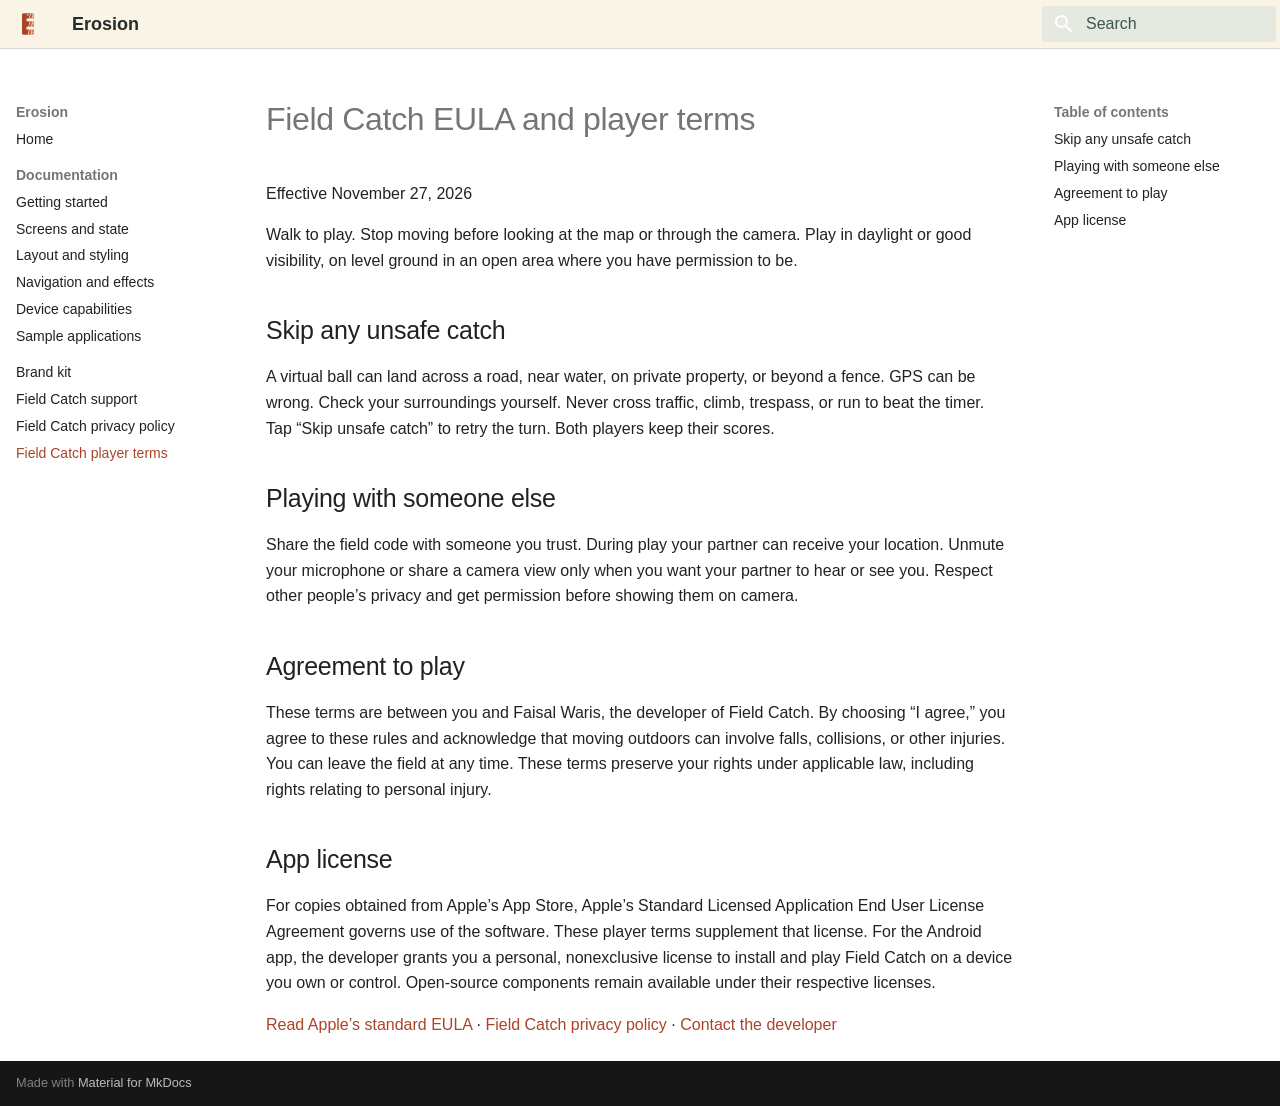
<file: field-catch-eula.html>
<!doctype html>
<html lang="en" class="no-js">
  <head>
    
      <meta charset="utf-8">
      <meta name="viewport" content="width=device-width,initial-scale=1">
      
        <meta name="description" content="Use Erosion to build native iOS and Android screens, state, and navigation in Rust.">
      
      
      
        <link rel="canonical" href="https://fwaris.github.io/erosion-site/field-catch-eula.html">
      
      
        <link rel="prev" href="field-catch-privacy.html">
      
      
      
      <link rel="icon" href="assets/brand/erosion-mark.svg">
      <meta name="generator" content="mkdocs-1.6.1, mkdocs-material-9.6.22">
    
    
      
        <title>Field Catch player terms - Erosion</title>
      
    
    
      <link rel="stylesheet" href="assets/stylesheets/main.84d31ad4.min.css">
      
      


    
    
      
    
    
      
    
    
      <link rel="stylesheet" href="assets/brand/palette.css">
    
      <link rel="stylesheet" href="assets/erosion.css">
    
    <script>__md_scope=new URL(".",location),__md_hash=e=>[...e].reduce(((e,_)=>(e<<5)-e+_.charCodeAt(0)),0),__md_get=(e,_=localStorage,t=__md_scope)=>JSON.parse(_.getItem(t.pathname+"."+e)),__md_set=(e,_,t=localStorage,a=__md_scope)=>{try{t.setItem(a.pathname+"."+e,JSON.stringify(_))}catch(e){}}</script>
    
      

    
    
    
  </head>
  
  
    <body dir="ltr">
  
    
    <input class="md-toggle" data-md-toggle="drawer" type="checkbox" id="__drawer" autocomplete="off">
    <input class="md-toggle" data-md-toggle="search" type="checkbox" id="__search" autocomplete="off">
    <label class="md-overlay" for="__drawer"></label>
    <div data-md-component="skip">
      
        
        <a href="#field-catch-eula-and-player-terms" class="md-skip">
          Skip to content
        </a>
      
    </div>
    <div data-md-component="announce">
      
    </div>
    
    
      

  

<header class="md-header md-header--shadow" data-md-component="header">
  <nav class="md-header__inner md-grid" aria-label="Header">
    <a href="index.html" title="Erosion" class="md-header__button md-logo" aria-label="Erosion" data-md-component="logo">
      
  <img src="assets/brand/erosion-mark.svg" alt="logo">

    </a>
    <label class="md-header__button md-icon" for="__drawer">
      
      <svg xmlns="http://www.w3.org/2000/svg" viewBox="0 0 24 24"><path d="M3 6h18v2H3zm0 5h18v2H3zm0 5h18v2H3z"/></svg>
    </label>
    <div class="md-header__title" data-md-component="header-title">
      <div class="md-header__ellipsis">
        <div class="md-header__topic">
          <span class="md-ellipsis">
            Erosion
          </span>
        </div>
        <div class="md-header__topic" data-md-component="header-topic">
          <span class="md-ellipsis">
            
              Field Catch player terms
            
          </span>
        </div>
      </div>
    </div>
    
    
      <script>var palette=__md_get("__palette");if(palette&&palette.color){if("(prefers-color-scheme)"===palette.color.media){var media=matchMedia("(prefers-color-scheme: light)"),input=document.querySelector(media.matches?"[data-md-color-media='(prefers-color-scheme: light)']":"[data-md-color-media='(prefers-color-scheme: dark)']");palette.color.media=input.getAttribute("data-md-color-media"),palette.color.scheme=input.getAttribute("data-md-color-scheme"),palette.color.primary=input.getAttribute("data-md-color-primary"),palette.color.accent=input.getAttribute("data-md-color-accent")}for(var[key,value]of Object.entries(palette.color))document.body.setAttribute("data-md-color-"+key,value)}</script>
    
    
    
      
      
        <label class="md-header__button md-icon" for="__search">
          
          <svg xmlns="http://www.w3.org/2000/svg" viewBox="0 0 24 24"><path d="M9.5 3A6.5 6.5 0 0 1 16 9.5c0 1.61-.59 3.09-1.56 4.23l.27.27h.79l5 5-1.5 1.5-5-5v-.79l-.27-.27A6.52 6.52 0 0 1 9.5 16 6.5 6.5 0 0 1 3 9.5 6.5 6.5 0 0 1 9.5 3m0 2C7 5 5 7 5 9.5S7 14 9.5 14 14 12 14 9.5 12 5 9.5 5"/></svg>
        </label>
        <div class="md-search" data-md-component="search" role="dialog">
  <label class="md-search__overlay" for="__search"></label>
  <div class="md-search__inner" role="search">
    <form class="md-search__form" name="search">
      <input type="text" class="md-search__input" name="query" aria-label="Search" placeholder="Search" autocapitalize="off" autocorrect="off" autocomplete="off" spellcheck="false" data-md-component="search-query" required>
      <label class="md-search__icon md-icon" for="__search">
        
        <svg xmlns="http://www.w3.org/2000/svg" viewBox="0 0 24 24"><path d="M9.5 3A6.5 6.5 0 0 1 16 9.5c0 1.61-.59 3.09-1.56 4.23l.27.27h.79l5 5-1.5 1.5-5-5v-.79l-.27-.27A6.52 6.52 0 0 1 9.5 16 6.5 6.5 0 0 1 3 9.5 6.5 6.5 0 0 1 9.5 3m0 2C7 5 5 7 5 9.5S7 14 9.5 14 14 12 14 9.5 12 5 9.5 5"/></svg>
        
        <svg xmlns="http://www.w3.org/2000/svg" viewBox="0 0 24 24"><path d="M20 11v2H8l5.5 5.5-1.42 1.42L4.16 12l7.92-7.92L13.5 5.5 8 11z"/></svg>
      </label>
      <nav class="md-search__options" aria-label="Search">
        
        <button type="reset" class="md-search__icon md-icon" title="Clear" aria-label="Clear" tabindex="-1">
          
          <svg xmlns="http://www.w3.org/2000/svg" viewBox="0 0 24 24"><path d="M19 6.41 17.59 5 12 10.59 6.41 5 5 6.41 10.59 12 5 17.59 6.41 19 12 13.41 17.59 19 19 17.59 13.41 12z"/></svg>
        </button>
      </nav>
      
    </form>
    <div class="md-search__output">
      <div class="md-search__scrollwrap" tabindex="0" data-md-scrollfix>
        <div class="md-search-result" data-md-component="search-result">
          <div class="md-search-result__meta">
            Initializing search
          </div>
          <ol class="md-search-result__list" role="presentation"></ol>
        </div>
      </div>
    </div>
  </div>
</div>
      
    
    
  </nav>
  
</header>
    
    <div class="md-container" data-md-component="container">
      
      
        
          
        
      
      <main class="md-main" data-md-component="main">
        <div class="md-main__inner md-grid">
          
            
              
              <div class="md-sidebar md-sidebar--primary" data-md-component="sidebar" data-md-type="navigation" >
                <div class="md-sidebar__scrollwrap">
                  <div class="md-sidebar__inner">
                    



<nav class="md-nav md-nav--primary" aria-label="Navigation" data-md-level="0">
  <label class="md-nav__title" for="__drawer">
    <a href="index.html" title="Erosion" class="md-nav__button md-logo" aria-label="Erosion" data-md-component="logo">
      
  <img src="assets/brand/erosion-mark.svg" alt="logo">

    </a>
    Erosion
  </label>
  
  <ul class="md-nav__list" data-md-scrollfix>
    
      
      
  
  
  
  
    <li class="md-nav__item">
      <a href="index.html" class="md-nav__link">
        
  
  
  <span class="md-ellipsis">
    Home
    
  </span>
  

      </a>
    </li>
  

    
      
      
  
  
  
  
    
    
    
    
      
        
        
      
    
    
    <li class="md-nav__item md-nav__item--section md-nav__item--nested">
      
        
        
        <input class="md-nav__toggle md-toggle " type="checkbox" id="__nav_2" >
        
          
          <label class="md-nav__link" for="__nav_2" id="__nav_2_label" tabindex="">
            
  
  
  <span class="md-ellipsis">
    Documentation
    
  </span>
  

            <span class="md-nav__icon md-icon"></span>
          </label>
        
        <nav class="md-nav" data-md-level="1" aria-labelledby="__nav_2_label" aria-expanded="false">
          <label class="md-nav__title" for="__nav_2">
            <span class="md-nav__icon md-icon"></span>
            Documentation
          </label>
          <ul class="md-nav__list" data-md-scrollfix>
            
              
                
  
  
  
  
    <li class="md-nav__item">
      <a href="getting-started.html" class="md-nav__link">
        
  
  
  <span class="md-ellipsis">
    Getting started
    
  </span>
  

      </a>
    </li>
  

              
            
              
                
  
  
  
  
    <li class="md-nav__item">
      <a href="screens.html" class="md-nav__link">
        
  
  
  <span class="md-ellipsis">
    Screens and state
    
  </span>
  

      </a>
    </li>
  

              
            
              
                
  
  
  
  
    <li class="md-nav__item">
      <a href="styling.html" class="md-nav__link">
        
  
  
  <span class="md-ellipsis">
    Layout and styling
    
  </span>
  

      </a>
    </li>
  

              
            
              
                
  
  
  
  
    <li class="md-nav__item">
      <a href="navigation.html" class="md-nav__link">
        
  
  
  <span class="md-ellipsis">
    Navigation and effects
    
  </span>
  

      </a>
    </li>
  

              
            
              
                
  
  
  
  
    <li class="md-nav__item">
      <a href="devices.html" class="md-nav__link">
        
  
  
  <span class="md-ellipsis">
    Device capabilities
    
  </span>
  

      </a>
    </li>
  

              
            
              
                
  
  
  
  
    <li class="md-nav__item">
      <a href="samples.html" class="md-nav__link">
        
  
  
  <span class="md-ellipsis">
    Sample applications
    
  </span>
  

      </a>
    </li>
  

              
            
          </ul>
        </nav>
      
    </li>
  

    
      
      
  
  
  
  
    <li class="md-nav__item">
      <a href="brand.html" class="md-nav__link">
        
  
  
  <span class="md-ellipsis">
    Brand kit
    
  </span>
  

      </a>
    </li>
  

    
      
      
  
  
  
  
    <li class="md-nav__item">
      <a href="field-catch-support.html" class="md-nav__link">
        
  
  
  <span class="md-ellipsis">
    Field Catch support
    
  </span>
  

      </a>
    </li>
  

    
      
      
  
  
  
  
    <li class="md-nav__item">
      <a href="field-catch-privacy.html" class="md-nav__link">
        
  
  
  <span class="md-ellipsis">
    Field Catch privacy policy
    
  </span>
  

      </a>
    </li>
  

    
      
      
  
  
    
  
  
  
    <li class="md-nav__item md-nav__item--active">
      
      <input class="md-nav__toggle md-toggle" type="checkbox" id="__toc">
      
      
        
      
      
        <label class="md-nav__link md-nav__link--active" for="__toc">
          
  
  
  <span class="md-ellipsis">
    Field Catch player terms
    
  </span>
  

          <span class="md-nav__icon md-icon"></span>
        </label>
      
      <a href="field-catch-eula.html" class="md-nav__link md-nav__link--active">
        
  
  
  <span class="md-ellipsis">
    Field Catch player terms
    
  </span>
  

      </a>
      
        

<nav class="md-nav md-nav--secondary" aria-label="Table of contents">
  
  
  
    
  
  
    <label class="md-nav__title" for="__toc">
      <span class="md-nav__icon md-icon"></span>
      Table of contents
    </label>
    <ul class="md-nav__list" data-md-component="toc" data-md-scrollfix>
      
        <li class="md-nav__item">
  <a href="#skip-any-unsafe-catch" class="md-nav__link">
    <span class="md-ellipsis">
      Skip any unsafe catch
    </span>
  </a>
  
</li>
      
        <li class="md-nav__item">
  <a href="#playing-with-someone-else" class="md-nav__link">
    <span class="md-ellipsis">
      Playing with someone else
    </span>
  </a>
  
</li>
      
        <li class="md-nav__item">
  <a href="#agreement-to-play" class="md-nav__link">
    <span class="md-ellipsis">
      Agreement to play
    </span>
  </a>
  
</li>
      
        <li class="md-nav__item">
  <a href="#app-license" class="md-nav__link">
    <span class="md-ellipsis">
      App license
    </span>
  </a>
  
</li>
      
    </ul>
  
</nav>
      
    </li>
  

    
  </ul>
</nav>
                  </div>
                </div>
              </div>
            
            
              
              <div class="md-sidebar md-sidebar--secondary" data-md-component="sidebar" data-md-type="toc" >
                <div class="md-sidebar__scrollwrap">
                  <div class="md-sidebar__inner">
                    

<nav class="md-nav md-nav--secondary" aria-label="Table of contents">
  
  
  
    
  
  
    <label class="md-nav__title" for="__toc">
      <span class="md-nav__icon md-icon"></span>
      Table of contents
    </label>
    <ul class="md-nav__list" data-md-component="toc" data-md-scrollfix>
      
        <li class="md-nav__item">
  <a href="#skip-any-unsafe-catch" class="md-nav__link">
    <span class="md-ellipsis">
      Skip any unsafe catch
    </span>
  </a>
  
</li>
      
        <li class="md-nav__item">
  <a href="#playing-with-someone-else" class="md-nav__link">
    <span class="md-ellipsis">
      Playing with someone else
    </span>
  </a>
  
</li>
      
        <li class="md-nav__item">
  <a href="#agreement-to-play" class="md-nav__link">
    <span class="md-ellipsis">
      Agreement to play
    </span>
  </a>
  
</li>
      
        <li class="md-nav__item">
  <a href="#app-license" class="md-nav__link">
    <span class="md-ellipsis">
      App license
    </span>
  </a>
  
</li>
      
    </ul>
  
</nav>
                  </div>
                </div>
              </div>
            
          
          
            <div class="md-content" data-md-component="content">
              <article class="md-content__inner md-typeset">
                
                  



<h1 id="field-catch-eula-and-player-terms">Field Catch EULA and player terms<a class="headerlink" href="#field-catch-eula-and-player-terms" title="Permanent link">&para;</a></h1>
<p>Effective November 27, 2026</p>
<p>Walk to play. Stop moving before looking at the map or through the camera. Play in daylight or good visibility, on level ground in an open area where you have permission to be.</p>
<h2 id="skip-any-unsafe-catch">Skip any unsafe catch<a class="headerlink" href="#skip-any-unsafe-catch" title="Permanent link">&para;</a></h2>
<p>A virtual ball can land across a road, near water, on private property, or beyond a fence. GPS can be wrong. Check your surroundings yourself. Never cross traffic, climb, trespass, or run to beat the timer. Tap “Skip unsafe catch” to retry the turn. Both players keep their scores.</p>
<h2 id="playing-with-someone-else">Playing with someone else<a class="headerlink" href="#playing-with-someone-else" title="Permanent link">&para;</a></h2>
<p>Share the field code with someone you trust. During play your partner can receive your location. Unmute your microphone or share a camera view only when you want your partner to hear or see you. Respect other people’s privacy and get permission before showing them on camera.</p>
<h2 id="agreement-to-play">Agreement to play<a class="headerlink" href="#agreement-to-play" title="Permanent link">&para;</a></h2>
<p>These terms are between you and Faisal Waris, the developer of Field Catch. By choosing “I agree,” you agree to these rules and acknowledge that moving outdoors can involve falls, collisions, or other injuries. You can leave the field at any time. These terms preserve your rights under applicable law, including rights relating to personal injury.</p>
<h2 id="app-license">App license<a class="headerlink" href="#app-license" title="Permanent link">&para;</a></h2>
<p>For copies obtained from Apple’s App Store, Apple’s Standard Licensed Application End User License Agreement governs use of the software. These player terms supplement that license. For the Android app, the developer grants you a personal, nonexclusive license to install and play Field Catch on a device you own or control. Open-source components remain available under their respective licenses.</p>
<p><a href="https://www.apple.com/legal/internet-services/itunes/dev/stdeula/">Read Apple’s standard EULA</a> · <a href="field-catch-privacy.html">Field Catch privacy policy</a> · <a href="https://github.com/fwaris/erosion-site/issues/new">Contact the developer</a></p>












                
              </article>
            </div>
          
          
<script>var target=document.getElementById(location.hash.slice(1));target&&target.name&&(target.checked=target.name.startsWith("__tabbed_"))</script>
        </div>
        
      </main>
      
        <footer class="md-footer">
  
  <div class="md-footer-meta md-typeset">
    <div class="md-footer-meta__inner md-grid">
      <div class="md-copyright">
  
  
    Made with
    <a href="https://squidfunk.github.io/mkdocs-material/" target="_blank" rel="noopener">
      Material for MkDocs
    </a>
  
</div>
      
    </div>
  </div>
</footer>
      
    </div>
    <div class="md-dialog" data-md-component="dialog">
      <div class="md-dialog__inner md-typeset"></div>
    </div>
    
    
    
      
      <script id="__config" type="application/json">{"base": ".", "features": ["navigation.sections", "content.code.copy"], "search": "assets/javascripts/workers/search.973d3a69.min.js", "tags": null, "translations": {"clipboard.copied": "Copied to clipboard", "clipboard.copy": "Copy to clipboard", "search.result.more.one": "1 more on this page", "search.result.more.other": "# more on this page", "search.result.none": "No matching documents", "search.result.one": "1 matching document", "search.result.other": "# matching documents", "search.result.placeholder": "Type to start searching", "search.result.term.missing": "Missing", "select.version": "Select version"}, "version": null}</script>
    
    
      <script src="assets/javascripts/bundle.f55a23d4.min.js"></script>
      
    
  </body>
</html>
</file>
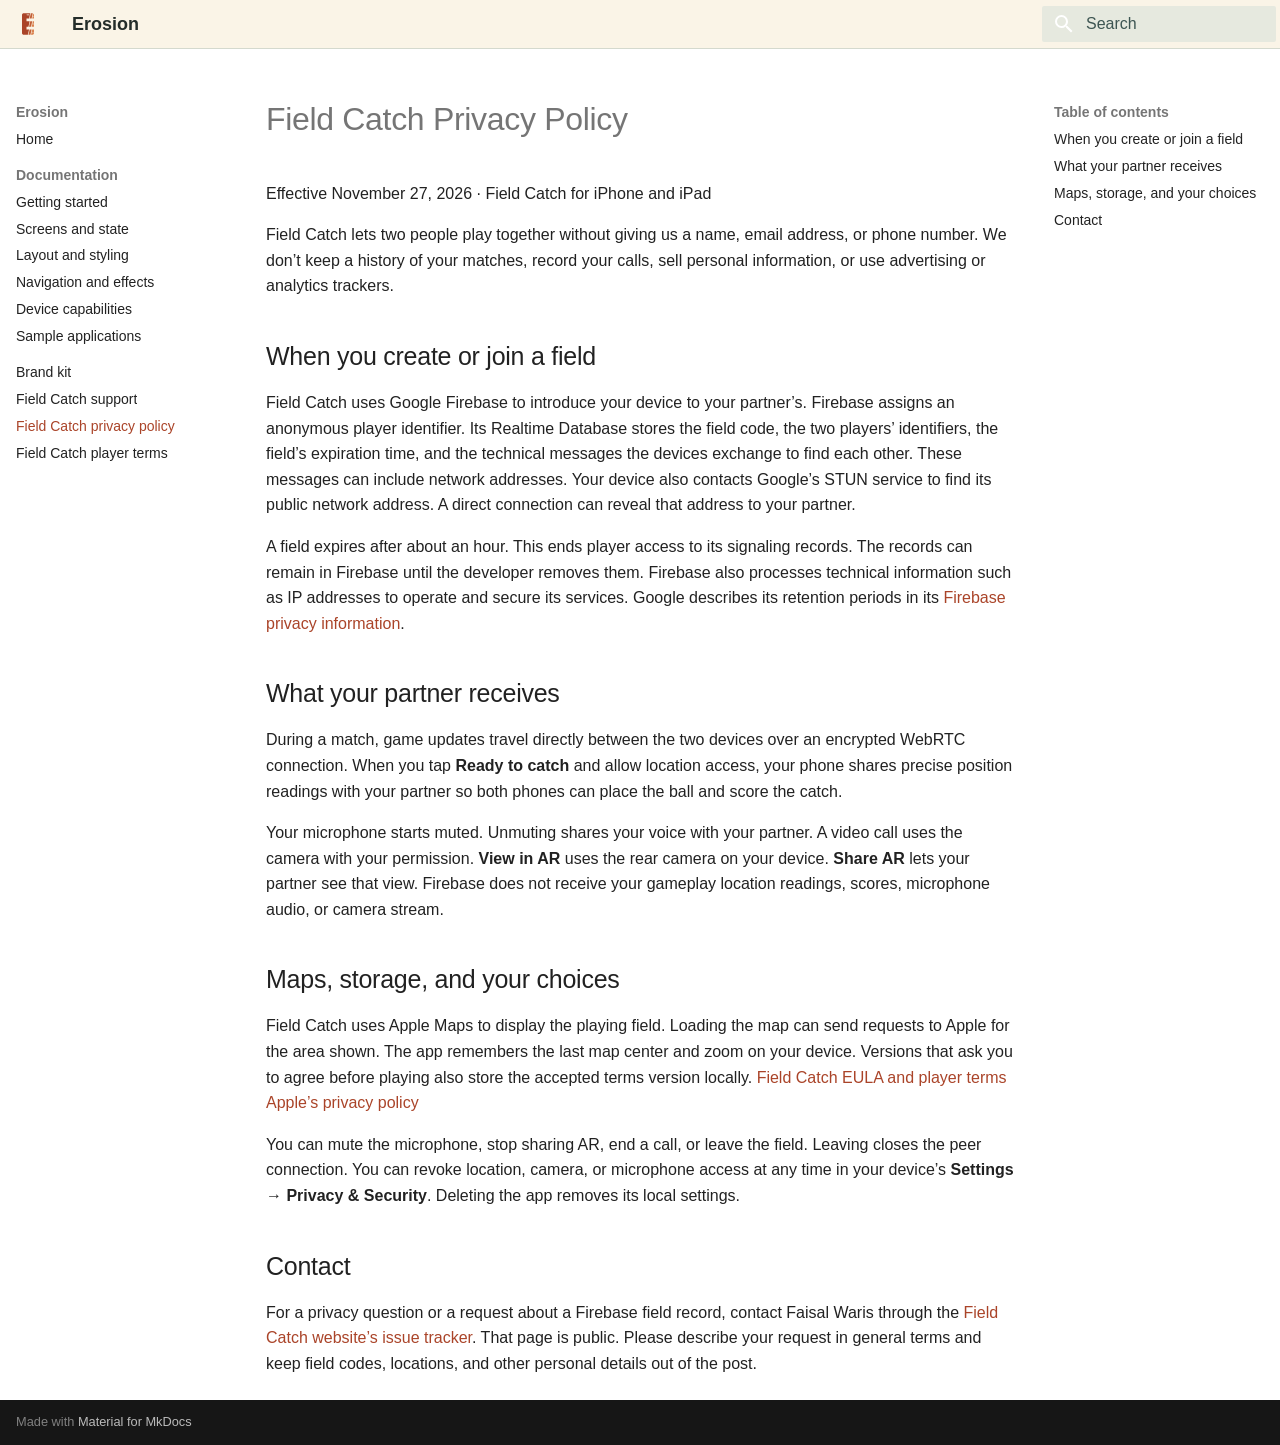
<file: field-catch-privacy.html>
<!doctype html>
<html lang="en" class="no-js">
  <head>
    
      <meta charset="utf-8">
      <meta name="viewport" content="width=device-width,initial-scale=1">
      
        <meta name="description" content="Use Erosion to build native iOS and Android screens, state, and navigation in Rust.">
      
      
      
        <link rel="canonical" href="https://fwaris.github.io/erosion-site/field-catch-privacy.html">
      
      
        <link rel="prev" href="field-catch-support.html">
      
      
        <link rel="next" href="field-catch-eula.html">
      
      
      <link rel="icon" href="assets/brand/erosion-mark.svg">
      <meta name="generator" content="mkdocs-1.6.1, mkdocs-material-9.6.22">
    
    
      
        <title>Field Catch privacy policy - Erosion</title>
      
    
    
      <link rel="stylesheet" href="assets/stylesheets/main.84d31ad4.min.css">
      
      


    
    
      
    
    
      
    
    
      <link rel="stylesheet" href="assets/brand/palette.css">
    
      <link rel="stylesheet" href="assets/erosion.css">
    
    <script>__md_scope=new URL(".",location),__md_hash=e=>[...e].reduce(((e,_)=>(e<<5)-e+_.charCodeAt(0)),0),__md_get=(e,_=localStorage,t=__md_scope)=>JSON.parse(_.getItem(t.pathname+"."+e)),__md_set=(e,_,t=localStorage,a=__md_scope)=>{try{t.setItem(a.pathname+"."+e,JSON.stringify(_))}catch(e){}}</script>
    
      

    
    
    
  </head>
  
  
    <body dir="ltr">
  
    
    <input class="md-toggle" data-md-toggle="drawer" type="checkbox" id="__drawer" autocomplete="off">
    <input class="md-toggle" data-md-toggle="search" type="checkbox" id="__search" autocomplete="off">
    <label class="md-overlay" for="__drawer"></label>
    <div data-md-component="skip">
      
        
        <a href="#field-catch-privacy-policy" class="md-skip">
          Skip to content
        </a>
      
    </div>
    <div data-md-component="announce">
      
    </div>
    
    
      

  

<header class="md-header md-header--shadow" data-md-component="header">
  <nav class="md-header__inner md-grid" aria-label="Header">
    <a href="index.html" title="Erosion" class="md-header__button md-logo" aria-label="Erosion" data-md-component="logo">
      
  <img src="assets/brand/erosion-mark.svg" alt="logo">

    </a>
    <label class="md-header__button md-icon" for="__drawer">
      
      <svg xmlns="http://www.w3.org/2000/svg" viewBox="0 0 24 24"><path d="M3 6h18v2H3zm0 5h18v2H3zm0 5h18v2H3z"/></svg>
    </label>
    <div class="md-header__title" data-md-component="header-title">
      <div class="md-header__ellipsis">
        <div class="md-header__topic">
          <span class="md-ellipsis">
            Erosion
          </span>
        </div>
        <div class="md-header__topic" data-md-component="header-topic">
          <span class="md-ellipsis">
            
              Field Catch privacy policy
            
          </span>
        </div>
      </div>
    </div>
    
    
      <script>var palette=__md_get("__palette");if(palette&&palette.color){if("(prefers-color-scheme)"===palette.color.media){var media=matchMedia("(prefers-color-scheme: light)"),input=document.querySelector(media.matches?"[data-md-color-media='(prefers-color-scheme: light)']":"[data-md-color-media='(prefers-color-scheme: dark)']");palette.color.media=input.getAttribute("data-md-color-media"),palette.color.scheme=input.getAttribute("data-md-color-scheme"),palette.color.primary=input.getAttribute("data-md-color-primary"),palette.color.accent=input.getAttribute("data-md-color-accent")}for(var[key,value]of Object.entries(palette.color))document.body.setAttribute("data-md-color-"+key,value)}</script>
    
    
    
      
      
        <label class="md-header__button md-icon" for="__search">
          
          <svg xmlns="http://www.w3.org/2000/svg" viewBox="0 0 24 24"><path d="M9.5 3A6.5 6.5 0 0 1 16 9.5c0 1.61-.59 3.09-1.56 4.23l.27.27h.79l5 5-1.5 1.5-5-5v-.79l-.27-.27A6.52 6.52 0 0 1 9.5 16 6.5 6.5 0 0 1 3 9.5 6.5 6.5 0 0 1 9.5 3m0 2C7 5 5 7 5 9.5S7 14 9.5 14 14 12 14 9.5 12 5 9.5 5"/></svg>
        </label>
        <div class="md-search" data-md-component="search" role="dialog">
  <label class="md-search__overlay" for="__search"></label>
  <div class="md-search__inner" role="search">
    <form class="md-search__form" name="search">
      <input type="text" class="md-search__input" name="query" aria-label="Search" placeholder="Search" autocapitalize="off" autocorrect="off" autocomplete="off" spellcheck="false" data-md-component="search-query" required>
      <label class="md-search__icon md-icon" for="__search">
        
        <svg xmlns="http://www.w3.org/2000/svg" viewBox="0 0 24 24"><path d="M9.5 3A6.5 6.5 0 0 1 16 9.5c0 1.61-.59 3.09-1.56 4.23l.27.27h.79l5 5-1.5 1.5-5-5v-.79l-.27-.27A6.52 6.52 0 0 1 9.5 16 6.5 6.5 0 0 1 3 9.5 6.5 6.5 0 0 1 9.5 3m0 2C7 5 5 7 5 9.5S7 14 9.5 14 14 12 14 9.5 12 5 9.5 5"/></svg>
        
        <svg xmlns="http://www.w3.org/2000/svg" viewBox="0 0 24 24"><path d="M20 11v2H8l5.5 5.5-1.42 1.42L4.16 12l7.92-7.92L13.5 5.5 8 11z"/></svg>
      </label>
      <nav class="md-search__options" aria-label="Search">
        
        <button type="reset" class="md-search__icon md-icon" title="Clear" aria-label="Clear" tabindex="-1">
          
          <svg xmlns="http://www.w3.org/2000/svg" viewBox="0 0 24 24"><path d="M19 6.41 17.59 5 12 10.59 6.41 5 5 6.41 10.59 12 5 17.59 6.41 19 12 13.41 17.59 19 19 17.59 13.41 12z"/></svg>
        </button>
      </nav>
      
    </form>
    <div class="md-search__output">
      <div class="md-search__scrollwrap" tabindex="0" data-md-scrollfix>
        <div class="md-search-result" data-md-component="search-result">
          <div class="md-search-result__meta">
            Initializing search
          </div>
          <ol class="md-search-result__list" role="presentation"></ol>
        </div>
      </div>
    </div>
  </div>
</div>
      
    
    
  </nav>
  
</header>
    
    <div class="md-container" data-md-component="container">
      
      
        
          
        
      
      <main class="md-main" data-md-component="main">
        <div class="md-main__inner md-grid">
          
            
              
              <div class="md-sidebar md-sidebar--primary" data-md-component="sidebar" data-md-type="navigation" >
                <div class="md-sidebar__scrollwrap">
                  <div class="md-sidebar__inner">
                    



<nav class="md-nav md-nav--primary" aria-label="Navigation" data-md-level="0">
  <label class="md-nav__title" for="__drawer">
    <a href="index.html" title="Erosion" class="md-nav__button md-logo" aria-label="Erosion" data-md-component="logo">
      
  <img src="assets/brand/erosion-mark.svg" alt="logo">

    </a>
    Erosion
  </label>
  
  <ul class="md-nav__list" data-md-scrollfix>
    
      
      
  
  
  
  
    <li class="md-nav__item">
      <a href="index.html" class="md-nav__link">
        
  
  
  <span class="md-ellipsis">
    Home
    
  </span>
  

      </a>
    </li>
  

    
      
      
  
  
  
  
    
    
    
    
      
        
        
      
    
    
    <li class="md-nav__item md-nav__item--section md-nav__item--nested">
      
        
        
        <input class="md-nav__toggle md-toggle " type="checkbox" id="__nav_2" >
        
          
          <label class="md-nav__link" for="__nav_2" id="__nav_2_label" tabindex="">
            
  
  
  <span class="md-ellipsis">
    Documentation
    
  </span>
  

            <span class="md-nav__icon md-icon"></span>
          </label>
        
        <nav class="md-nav" data-md-level="1" aria-labelledby="__nav_2_label" aria-expanded="false">
          <label class="md-nav__title" for="__nav_2">
            <span class="md-nav__icon md-icon"></span>
            Documentation
          </label>
          <ul class="md-nav__list" data-md-scrollfix>
            
              
                
  
  
  
  
    <li class="md-nav__item">
      <a href="getting-started.html" class="md-nav__link">
        
  
  
  <span class="md-ellipsis">
    Getting started
    
  </span>
  

      </a>
    </li>
  

              
            
              
                
  
  
  
  
    <li class="md-nav__item">
      <a href="screens.html" class="md-nav__link">
        
  
  
  <span class="md-ellipsis">
    Screens and state
    
  </span>
  

      </a>
    </li>
  

              
            
              
                
  
  
  
  
    <li class="md-nav__item">
      <a href="styling.html" class="md-nav__link">
        
  
  
  <span class="md-ellipsis">
    Layout and styling
    
  </span>
  

      </a>
    </li>
  

              
            
              
                
  
  
  
  
    <li class="md-nav__item">
      <a href="navigation.html" class="md-nav__link">
        
  
  
  <span class="md-ellipsis">
    Navigation and effects
    
  </span>
  

      </a>
    </li>
  

              
            
              
                
  
  
  
  
    <li class="md-nav__item">
      <a href="devices.html" class="md-nav__link">
        
  
  
  <span class="md-ellipsis">
    Device capabilities
    
  </span>
  

      </a>
    </li>
  

              
            
              
                
  
  
  
  
    <li class="md-nav__item">
      <a href="samples.html" class="md-nav__link">
        
  
  
  <span class="md-ellipsis">
    Sample applications
    
  </span>
  

      </a>
    </li>
  

              
            
          </ul>
        </nav>
      
    </li>
  

    
      
      
  
  
  
  
    <li class="md-nav__item">
      <a href="brand.html" class="md-nav__link">
        
  
  
  <span class="md-ellipsis">
    Brand kit
    
  </span>
  

      </a>
    </li>
  

    
      
      
  
  
  
  
    <li class="md-nav__item">
      <a href="field-catch-support.html" class="md-nav__link">
        
  
  
  <span class="md-ellipsis">
    Field Catch support
    
  </span>
  

      </a>
    </li>
  

    
      
      
  
  
    
  
  
  
    <li class="md-nav__item md-nav__item--active">
      
      <input class="md-nav__toggle md-toggle" type="checkbox" id="__toc">
      
      
        
      
      
        <label class="md-nav__link md-nav__link--active" for="__toc">
          
  
  
  <span class="md-ellipsis">
    Field Catch privacy policy
    
  </span>
  

          <span class="md-nav__icon md-icon"></span>
        </label>
      
      <a href="field-catch-privacy.html" class="md-nav__link md-nav__link--active">
        
  
  
  <span class="md-ellipsis">
    Field Catch privacy policy
    
  </span>
  

      </a>
      
        

<nav class="md-nav md-nav--secondary" aria-label="Table of contents">
  
  
  
    
  
  
    <label class="md-nav__title" for="__toc">
      <span class="md-nav__icon md-icon"></span>
      Table of contents
    </label>
    <ul class="md-nav__list" data-md-component="toc" data-md-scrollfix>
      
        <li class="md-nav__item">
  <a href="#when-you-create-or-join-a-field" class="md-nav__link">
    <span class="md-ellipsis">
      When you create or join a field
    </span>
  </a>
  
</li>
      
        <li class="md-nav__item">
  <a href="#what-your-partner-receives" class="md-nav__link">
    <span class="md-ellipsis">
      What your partner receives
    </span>
  </a>
  
</li>
      
        <li class="md-nav__item">
  <a href="#maps-storage-and-your-choices" class="md-nav__link">
    <span class="md-ellipsis">
      Maps, storage, and your choices
    </span>
  </a>
  
</li>
      
        <li class="md-nav__item">
  <a href="#contact" class="md-nav__link">
    <span class="md-ellipsis">
      Contact
    </span>
  </a>
  
</li>
      
    </ul>
  
</nav>
      
    </li>
  

    
      
      
  
  
  
  
    <li class="md-nav__item">
      <a href="field-catch-eula.html" class="md-nav__link">
        
  
  
  <span class="md-ellipsis">
    Field Catch player terms
    
  </span>
  

      </a>
    </li>
  

    
  </ul>
</nav>
                  </div>
                </div>
              </div>
            
            
              
              <div class="md-sidebar md-sidebar--secondary" data-md-component="sidebar" data-md-type="toc" >
                <div class="md-sidebar__scrollwrap">
                  <div class="md-sidebar__inner">
                    

<nav class="md-nav md-nav--secondary" aria-label="Table of contents">
  
  
  
    
  
  
    <label class="md-nav__title" for="__toc">
      <span class="md-nav__icon md-icon"></span>
      Table of contents
    </label>
    <ul class="md-nav__list" data-md-component="toc" data-md-scrollfix>
      
        <li class="md-nav__item">
  <a href="#when-you-create-or-join-a-field" class="md-nav__link">
    <span class="md-ellipsis">
      When you create or join a field
    </span>
  </a>
  
</li>
      
        <li class="md-nav__item">
  <a href="#what-your-partner-receives" class="md-nav__link">
    <span class="md-ellipsis">
      What your partner receives
    </span>
  </a>
  
</li>
      
        <li class="md-nav__item">
  <a href="#maps-storage-and-your-choices" class="md-nav__link">
    <span class="md-ellipsis">
      Maps, storage, and your choices
    </span>
  </a>
  
</li>
      
        <li class="md-nav__item">
  <a href="#contact" class="md-nav__link">
    <span class="md-ellipsis">
      Contact
    </span>
  </a>
  
</li>
      
    </ul>
  
</nav>
                  </div>
                </div>
              </div>
            
          
          
            <div class="md-content" data-md-component="content">
              <article class="md-content__inner md-typeset">
                
                  



<h1 id="field-catch-privacy-policy">Field Catch Privacy Policy<a class="headerlink" href="#field-catch-privacy-policy" title="Permanent link">&para;</a></h1>
<p>Effective November 27, 2026 · Field Catch for iPhone and iPad</p>
<p>Field Catch lets two people play together without giving us a name, email address, or phone number. We don’t keep a history of your matches, record your calls, sell personal information, or use advertising or analytics trackers.</p>
<h2 id="when-you-create-or-join-a-field">When you create or join a field<a class="headerlink" href="#when-you-create-or-join-a-field" title="Permanent link">&para;</a></h2>
<p>Field Catch uses Google Firebase to introduce your device to your partner’s. Firebase assigns an anonymous player identifier. Its Realtime Database stores the field code, the two players’ identifiers, the field’s expiration time, and the technical messages the devices exchange to find each other. These messages can include network addresses. Your device also contacts Google’s STUN service to find its public network address. A direct connection can reveal that address to your partner.</p>
<p>A field expires after about an hour. This ends player access to its signaling records. The records can remain in Firebase until the developer removes them. Firebase also processes technical information such as IP addresses to operate and secure its services. Google describes its retention periods in its <a href="https://firebase.google.com/support/privacy">Firebase privacy information</a>.</p>
<h2 id="what-your-partner-receives">What your partner receives<a class="headerlink" href="#what-your-partner-receives" title="Permanent link">&para;</a></h2>
<p>During a match, game updates travel directly between the two devices over an encrypted WebRTC connection. When you tap <strong>Ready to catch</strong> and allow location access, your phone shares precise position readings with your partner so both phones can place the ball and score the catch.</p>
<p>Your microphone starts muted. Unmuting shares your voice with your partner. A video call uses the camera with your permission. <strong>View in AR</strong> uses the rear camera on your device. <strong>Share AR</strong> lets your partner see that view. Firebase does not receive your gameplay location readings, scores, microphone audio, or camera stream.</p>
<h2 id="maps-storage-and-your-choices">Maps, storage, and your choices<a class="headerlink" href="#maps-storage-and-your-choices" title="Permanent link">&para;</a></h2>
<p>Field Catch uses Apple Maps to display the playing field. Loading the map can send requests to Apple for the area shown. The app remembers the last map center and zoom on your device. Versions that ask you to agree before playing also store the accepted terms version locally. <a href="field-catch-eula.html">Field Catch EULA and player terms</a> <a href="https://www.apple.com/legal/privacy/">Apple’s privacy policy</a></p>
<p>You can mute the microphone, stop sharing AR, end a call, or leave the field. Leaving closes the peer connection. You can revoke location, camera, or microphone access at any time in your device’s <strong>Settings → Privacy &amp; Security</strong>. Deleting the app removes its local settings.</p>
<h2 id="contact">Contact<a class="headerlink" href="#contact" title="Permanent link">&para;</a></h2>
<p>For a privacy question or a request about a Firebase field record, contact Faisal Waris through the <a href="https://github.com/fwaris/erosion-site/issues/new">Field Catch website’s issue tracker</a>. That page is public. Please describe your request in general terms and keep field codes, locations, and other personal details out of the post.</p>












                
              </article>
            </div>
          
          
<script>var target=document.getElementById(location.hash.slice(1));target&&target.name&&(target.checked=target.name.startsWith("__tabbed_"))</script>
        </div>
        
      </main>
      
        <footer class="md-footer">
  
  <div class="md-footer-meta md-typeset">
    <div class="md-footer-meta__inner md-grid">
      <div class="md-copyright">
  
  
    Made with
    <a href="https://squidfunk.github.io/mkdocs-material/" target="_blank" rel="noopener">
      Material for MkDocs
    </a>
  
</div>
      
    </div>
  </div>
</footer>
      
    </div>
    <div class="md-dialog" data-md-component="dialog">
      <div class="md-dialog__inner md-typeset"></div>
    </div>
    
    
    
      
      <script id="__config" type="application/json">{"base": ".", "features": ["navigation.sections", "content.code.copy"], "search": "assets/javascripts/workers/search.973d3a69.min.js", "tags": null, "translations": {"clipboard.copied": "Copied to clipboard", "clipboard.copy": "Copy to clipboard", "search.result.more.one": "1 more on this page", "search.result.more.other": "# more on this page", "search.result.none": "No matching documents", "search.result.one": "1 matching document", "search.result.other": "# matching documents", "search.result.placeholder": "Type to start searching", "search.result.term.missing": "Missing", "select.version": "Select version"}, "version": null}</script>
    
    
      <script src="assets/javascripts/bundle.f55a23d4.min.js"></script>
      
    
  </body>
</html>
</file>
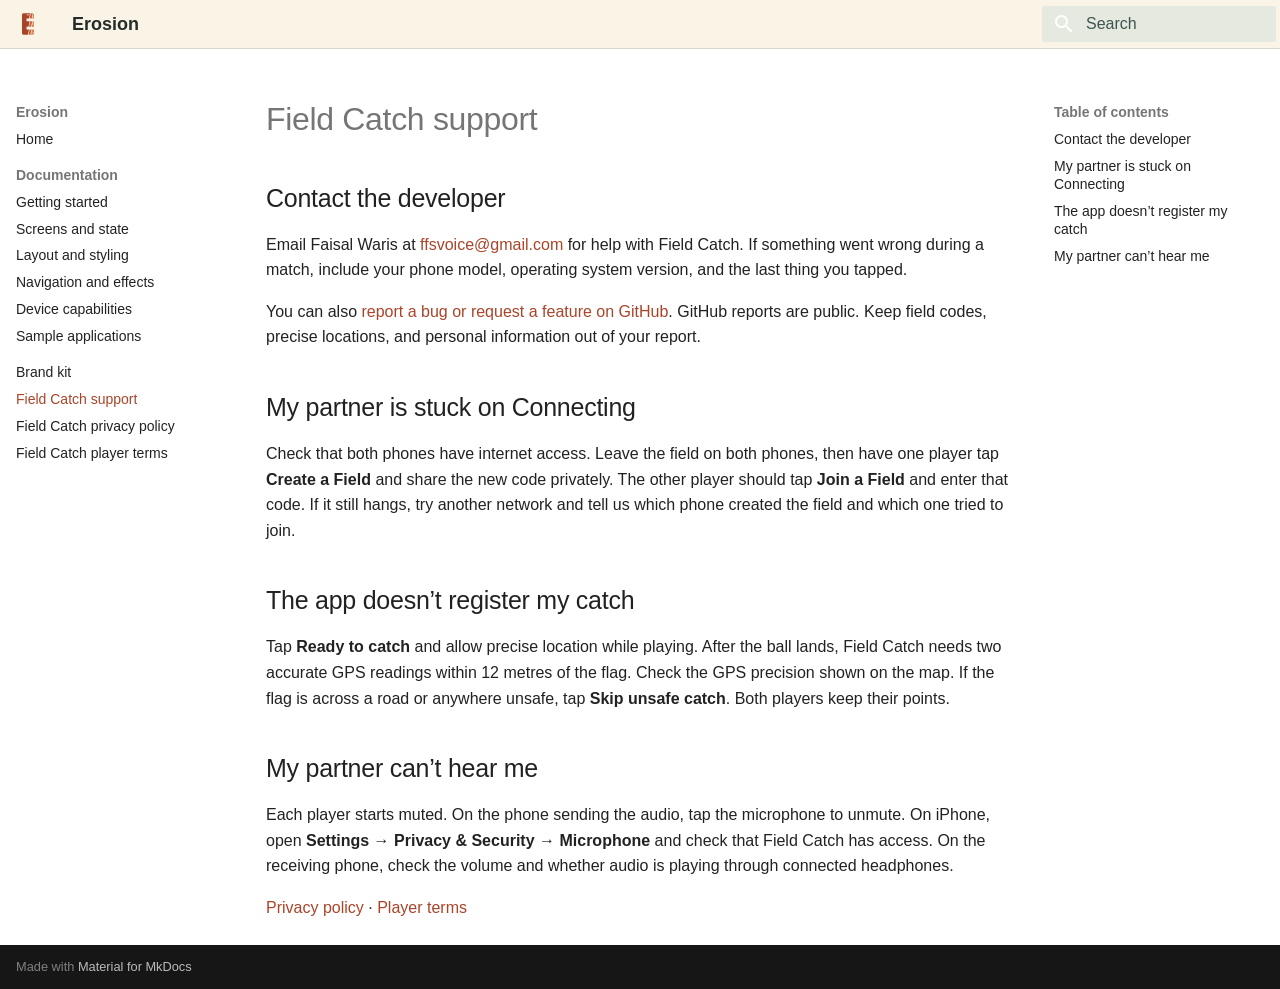
<file: field-catch-support.html>
<!doctype html>
<html lang="en" class="no-js">
  <head>
    
      <meta charset="utf-8">
      <meta name="viewport" content="width=device-width,initial-scale=1">
      
        <meta name="description" content="Use Erosion to build native iOS and Android screens, state, and navigation in Rust.">
      
      
      
        <link rel="canonical" href="https://fwaris.github.io/erosion-site/field-catch-support.html">
      
      
        <link rel="prev" href="brand.html">
      
      
        <link rel="next" href="field-catch-privacy.html">
      
      
      <link rel="icon" href="assets/brand/erosion-mark.svg">
      <meta name="generator" content="mkdocs-1.6.1, mkdocs-material-9.6.22">
    
    
      
        <title>Field Catch support - Erosion</title>
      
    
    
      <link rel="stylesheet" href="assets/stylesheets/main.84d31ad4.min.css">
      
      


    
    
      
    
    
      
    
    
      <link rel="stylesheet" href="assets/brand/palette.css">
    
      <link rel="stylesheet" href="assets/erosion.css">
    
    <script>__md_scope=new URL(".",location),__md_hash=e=>[...e].reduce(((e,_)=>(e<<5)-e+_.charCodeAt(0)),0),__md_get=(e,_=localStorage,t=__md_scope)=>JSON.parse(_.getItem(t.pathname+"."+e)),__md_set=(e,_,t=localStorage,a=__md_scope)=>{try{t.setItem(a.pathname+"."+e,JSON.stringify(_))}catch(e){}}</script>
    
      

    
    
    
  </head>
  
  
    <body dir="ltr">
  
    
    <input class="md-toggle" data-md-toggle="drawer" type="checkbox" id="__drawer" autocomplete="off">
    <input class="md-toggle" data-md-toggle="search" type="checkbox" id="__search" autocomplete="off">
    <label class="md-overlay" for="__drawer"></label>
    <div data-md-component="skip">
      
        
        <a href="#field-catch-support" class="md-skip">
          Skip to content
        </a>
      
    </div>
    <div data-md-component="announce">
      
    </div>
    
    
      

  

<header class="md-header md-header--shadow" data-md-component="header">
  <nav class="md-header__inner md-grid" aria-label="Header">
    <a href="index.html" title="Erosion" class="md-header__button md-logo" aria-label="Erosion" data-md-component="logo">
      
  <img src="assets/brand/erosion-mark.svg" alt="logo">

    </a>
    <label class="md-header__button md-icon" for="__drawer">
      
      <svg xmlns="http://www.w3.org/2000/svg" viewBox="0 0 24 24"><path d="M3 6h18v2H3zm0 5h18v2H3zm0 5h18v2H3z"/></svg>
    </label>
    <div class="md-header__title" data-md-component="header-title">
      <div class="md-header__ellipsis">
        <div class="md-header__topic">
          <span class="md-ellipsis">
            Erosion
          </span>
        </div>
        <div class="md-header__topic" data-md-component="header-topic">
          <span class="md-ellipsis">
            
              Field Catch support
            
          </span>
        </div>
      </div>
    </div>
    
    
      <script>var palette=__md_get("__palette");if(palette&&palette.color){if("(prefers-color-scheme)"===palette.color.media){var media=matchMedia("(prefers-color-scheme: light)"),input=document.querySelector(media.matches?"[data-md-color-media='(prefers-color-scheme: light)']":"[data-md-color-media='(prefers-color-scheme: dark)']");palette.color.media=input.getAttribute("data-md-color-media"),palette.color.scheme=input.getAttribute("data-md-color-scheme"),palette.color.primary=input.getAttribute("data-md-color-primary"),palette.color.accent=input.getAttribute("data-md-color-accent")}for(var[key,value]of Object.entries(palette.color))document.body.setAttribute("data-md-color-"+key,value)}</script>
    
    
    
      
      
        <label class="md-header__button md-icon" for="__search">
          
          <svg xmlns="http://www.w3.org/2000/svg" viewBox="0 0 24 24"><path d="M9.5 3A6.5 6.5 0 0 1 16 9.5c0 1.61-.59 3.09-1.56 4.23l.27.27h.79l5 5-1.5 1.5-5-5v-.79l-.27-.27A6.52 6.52 0 0 1 9.5 16 6.5 6.5 0 0 1 3 9.5 6.5 6.5 0 0 1 9.5 3m0 2C7 5 5 7 5 9.5S7 14 9.5 14 14 12 14 9.5 12 5 9.5 5"/></svg>
        </label>
        <div class="md-search" data-md-component="search" role="dialog">
  <label class="md-search__overlay" for="__search"></label>
  <div class="md-search__inner" role="search">
    <form class="md-search__form" name="search">
      <input type="text" class="md-search__input" name="query" aria-label="Search" placeholder="Search" autocapitalize="off" autocorrect="off" autocomplete="off" spellcheck="false" data-md-component="search-query" required>
      <label class="md-search__icon md-icon" for="__search">
        
        <svg xmlns="http://www.w3.org/2000/svg" viewBox="0 0 24 24"><path d="M9.5 3A6.5 6.5 0 0 1 16 9.5c0 1.61-.59 3.09-1.56 4.23l.27.27h.79l5 5-1.5 1.5-5-5v-.79l-.27-.27A6.52 6.52 0 0 1 9.5 16 6.5 6.5 0 0 1 3 9.5 6.5 6.5 0 0 1 9.5 3m0 2C7 5 5 7 5 9.5S7 14 9.5 14 14 12 14 9.5 12 5 9.5 5"/></svg>
        
        <svg xmlns="http://www.w3.org/2000/svg" viewBox="0 0 24 24"><path d="M20 11v2H8l5.5 5.5-1.42 1.42L4.16 12l7.92-7.92L13.5 5.5 8 11z"/></svg>
      </label>
      <nav class="md-search__options" aria-label="Search">
        
        <button type="reset" class="md-search__icon md-icon" title="Clear" aria-label="Clear" tabindex="-1">
          
          <svg xmlns="http://www.w3.org/2000/svg" viewBox="0 0 24 24"><path d="M19 6.41 17.59 5 12 10.59 6.41 5 5 6.41 10.59 12 5 17.59 6.41 19 12 13.41 17.59 19 19 17.59 13.41 12z"/></svg>
        </button>
      </nav>
      
    </form>
    <div class="md-search__output">
      <div class="md-search__scrollwrap" tabindex="0" data-md-scrollfix>
        <div class="md-search-result" data-md-component="search-result">
          <div class="md-search-result__meta">
            Initializing search
          </div>
          <ol class="md-search-result__list" role="presentation"></ol>
        </div>
      </div>
    </div>
  </div>
</div>
      
    
    
  </nav>
  
</header>
    
    <div class="md-container" data-md-component="container">
      
      
        
          
        
      
      <main class="md-main" data-md-component="main">
        <div class="md-main__inner md-grid">
          
            
              
              <div class="md-sidebar md-sidebar--primary" data-md-component="sidebar" data-md-type="navigation" >
                <div class="md-sidebar__scrollwrap">
                  <div class="md-sidebar__inner">
                    



<nav class="md-nav md-nav--primary" aria-label="Navigation" data-md-level="0">
  <label class="md-nav__title" for="__drawer">
    <a href="index.html" title="Erosion" class="md-nav__button md-logo" aria-label="Erosion" data-md-component="logo">
      
  <img src="assets/brand/erosion-mark.svg" alt="logo">

    </a>
    Erosion
  </label>
  
  <ul class="md-nav__list" data-md-scrollfix>
    
      
      
  
  
  
  
    <li class="md-nav__item">
      <a href="index.html" class="md-nav__link">
        
  
  
  <span class="md-ellipsis">
    Home
    
  </span>
  

      </a>
    </li>
  

    
      
      
  
  
  
  
    
    
    
    
      
        
        
      
    
    
    <li class="md-nav__item md-nav__item--section md-nav__item--nested">
      
        
        
        <input class="md-nav__toggle md-toggle " type="checkbox" id="__nav_2" >
        
          
          <label class="md-nav__link" for="__nav_2" id="__nav_2_label" tabindex="">
            
  
  
  <span class="md-ellipsis">
    Documentation
    
  </span>
  

            <span class="md-nav__icon md-icon"></span>
          </label>
        
        <nav class="md-nav" data-md-level="1" aria-labelledby="__nav_2_label" aria-expanded="false">
          <label class="md-nav__title" for="__nav_2">
            <span class="md-nav__icon md-icon"></span>
            Documentation
          </label>
          <ul class="md-nav__list" data-md-scrollfix>
            
              
                
  
  
  
  
    <li class="md-nav__item">
      <a href="getting-started.html" class="md-nav__link">
        
  
  
  <span class="md-ellipsis">
    Getting started
    
  </span>
  

      </a>
    </li>
  

              
            
              
                
  
  
  
  
    <li class="md-nav__item">
      <a href="screens.html" class="md-nav__link">
        
  
  
  <span class="md-ellipsis">
    Screens and state
    
  </span>
  

      </a>
    </li>
  

              
            
              
                
  
  
  
  
    <li class="md-nav__item">
      <a href="styling.html" class="md-nav__link">
        
  
  
  <span class="md-ellipsis">
    Layout and styling
    
  </span>
  

      </a>
    </li>
  

              
            
              
                
  
  
  
  
    <li class="md-nav__item">
      <a href="navigation.html" class="md-nav__link">
        
  
  
  <span class="md-ellipsis">
    Navigation and effects
    
  </span>
  

      </a>
    </li>
  

              
            
              
                
  
  
  
  
    <li class="md-nav__item">
      <a href="devices.html" class="md-nav__link">
        
  
  
  <span class="md-ellipsis">
    Device capabilities
    
  </span>
  

      </a>
    </li>
  

              
            
              
                
  
  
  
  
    <li class="md-nav__item">
      <a href="samples.html" class="md-nav__link">
        
  
  
  <span class="md-ellipsis">
    Sample applications
    
  </span>
  

      </a>
    </li>
  

              
            
          </ul>
        </nav>
      
    </li>
  

    
      
      
  
  
  
  
    <li class="md-nav__item">
      <a href="brand.html" class="md-nav__link">
        
  
  
  <span class="md-ellipsis">
    Brand kit
    
  </span>
  

      </a>
    </li>
  

    
      
      
  
  
    
  
  
  
    <li class="md-nav__item md-nav__item--active">
      
      <input class="md-nav__toggle md-toggle" type="checkbox" id="__toc">
      
      
        
      
      
        <label class="md-nav__link md-nav__link--active" for="__toc">
          
  
  
  <span class="md-ellipsis">
    Field Catch support
    
  </span>
  

          <span class="md-nav__icon md-icon"></span>
        </label>
      
      <a href="field-catch-support.html" class="md-nav__link md-nav__link--active">
        
  
  
  <span class="md-ellipsis">
    Field Catch support
    
  </span>
  

      </a>
      
        

<nav class="md-nav md-nav--secondary" aria-label="Table of contents">
  
  
  
    
  
  
    <label class="md-nav__title" for="__toc">
      <span class="md-nav__icon md-icon"></span>
      Table of contents
    </label>
    <ul class="md-nav__list" data-md-component="toc" data-md-scrollfix>
      
        <li class="md-nav__item">
  <a href="#contact-the-developer" class="md-nav__link">
    <span class="md-ellipsis">
      Contact the developer
    </span>
  </a>
  
</li>
      
        <li class="md-nav__item">
  <a href="#my-partner-is-stuck-on-connecting" class="md-nav__link">
    <span class="md-ellipsis">
      My partner is stuck on Connecting
    </span>
  </a>
  
</li>
      
        <li class="md-nav__item">
  <a href="#the-app-doesnt-register-my-catch" class="md-nav__link">
    <span class="md-ellipsis">
      The app doesn’t register my catch
    </span>
  </a>
  
</li>
      
        <li class="md-nav__item">
  <a href="#my-partner-cant-hear-me" class="md-nav__link">
    <span class="md-ellipsis">
      My partner can’t hear me
    </span>
  </a>
  
</li>
      
    </ul>
  
</nav>
      
    </li>
  

    
      
      
  
  
  
  
    <li class="md-nav__item">
      <a href="field-catch-privacy.html" class="md-nav__link">
        
  
  
  <span class="md-ellipsis">
    Field Catch privacy policy
    
  </span>
  

      </a>
    </li>
  

    
      
      
  
  
  
  
    <li class="md-nav__item">
      <a href="field-catch-eula.html" class="md-nav__link">
        
  
  
  <span class="md-ellipsis">
    Field Catch player terms
    
  </span>
  

      </a>
    </li>
  

    
  </ul>
</nav>
                  </div>
                </div>
              </div>
            
            
              
              <div class="md-sidebar md-sidebar--secondary" data-md-component="sidebar" data-md-type="toc" >
                <div class="md-sidebar__scrollwrap">
                  <div class="md-sidebar__inner">
                    

<nav class="md-nav md-nav--secondary" aria-label="Table of contents">
  
  
  
    
  
  
    <label class="md-nav__title" for="__toc">
      <span class="md-nav__icon md-icon"></span>
      Table of contents
    </label>
    <ul class="md-nav__list" data-md-component="toc" data-md-scrollfix>
      
        <li class="md-nav__item">
  <a href="#contact-the-developer" class="md-nav__link">
    <span class="md-ellipsis">
      Contact the developer
    </span>
  </a>
  
</li>
      
        <li class="md-nav__item">
  <a href="#my-partner-is-stuck-on-connecting" class="md-nav__link">
    <span class="md-ellipsis">
      My partner is stuck on Connecting
    </span>
  </a>
  
</li>
      
        <li class="md-nav__item">
  <a href="#the-app-doesnt-register-my-catch" class="md-nav__link">
    <span class="md-ellipsis">
      The app doesn’t register my catch
    </span>
  </a>
  
</li>
      
        <li class="md-nav__item">
  <a href="#my-partner-cant-hear-me" class="md-nav__link">
    <span class="md-ellipsis">
      My partner can’t hear me
    </span>
  </a>
  
</li>
      
    </ul>
  
</nav>
                  </div>
                </div>
              </div>
            
          
          
            <div class="md-content" data-md-component="content">
              <article class="md-content__inner md-typeset">
                
                  



<h1 id="field-catch-support">Field Catch support<a class="headerlink" href="#field-catch-support" title="Permanent link">&para;</a></h1>
<h2 id="contact-the-developer">Contact the developer<a class="headerlink" href="#contact-the-developer" title="Permanent link">&para;</a></h2>
<p>Email Faisal Waris at <a href="mailto:ffsvoice@gmail.com">ffsvoice@gmail.com</a> for help with Field Catch. If something went wrong during a match, include your phone model, operating system version, and the last thing you tapped.</p>
<p>You can also <a href="https://github.com/fwaris/erosion-site/issues/new">report a bug or request a feature on GitHub</a>. GitHub reports are public. Keep field codes, precise locations, and personal information out of your report.</p>
<h2 id="my-partner-is-stuck-on-connecting">My partner is stuck on Connecting<a class="headerlink" href="#my-partner-is-stuck-on-connecting" title="Permanent link">&para;</a></h2>
<p>Check that both phones have internet access. Leave the field on both phones, then have one player tap <strong>Create a Field</strong> and share the new code privately. The other player should tap <strong>Join a Field</strong> and enter that code. If it still hangs, try another network and tell us which phone created the field and which one tried to join.</p>
<h2 id="the-app-doesnt-register-my-catch">The app doesn’t register my catch<a class="headerlink" href="#the-app-doesnt-register-my-catch" title="Permanent link">&para;</a></h2>
<p>Tap <strong>Ready to catch</strong> and allow precise location while playing. After the ball lands, Field Catch needs two accurate GPS readings within 12 metres of the flag. Check the GPS precision shown on the map. If the flag is across a road or anywhere unsafe, tap <strong>Skip unsafe catch</strong>. Both players keep their points.</p>
<h2 id="my-partner-cant-hear-me">My partner can’t hear me<a class="headerlink" href="#my-partner-cant-hear-me" title="Permanent link">&para;</a></h2>
<p>Each player starts muted. On the phone sending the audio, tap the microphone to unmute. On iPhone, open <strong>Settings → Privacy &amp; Security → Microphone</strong> and check that Field Catch has access. On the receiving phone, check the volume and whether audio is playing through connected headphones.</p>
<p><a href="field-catch-privacy.html">Privacy policy</a> · <a href="field-catch-eula.html">Player terms</a></p>












                
              </article>
            </div>
          
          
<script>var target=document.getElementById(location.hash.slice(1));target&&target.name&&(target.checked=target.name.startsWith("__tabbed_"))</script>
        </div>
        
      </main>
      
        <footer class="md-footer">
  
  <div class="md-footer-meta md-typeset">
    <div class="md-footer-meta__inner md-grid">
      <div class="md-copyright">
  
  
    Made with
    <a href="https://squidfunk.github.io/mkdocs-material/" target="_blank" rel="noopener">
      Material for MkDocs
    </a>
  
</div>
      
    </div>
  </div>
</footer>
      
    </div>
    <div class="md-dialog" data-md-component="dialog">
      <div class="md-dialog__inner md-typeset"></div>
    </div>
    
    
    
      
      <script id="__config" type="application/json">{"base": ".", "features": ["navigation.sections", "content.code.copy"], "search": "assets/javascripts/workers/search.973d3a69.min.js", "tags": null, "translations": {"clipboard.copied": "Copied to clipboard", "clipboard.copy": "Copy to clipboard", "search.result.more.one": "1 more on this page", "search.result.more.other": "# more on this page", "search.result.none": "No matching documents", "search.result.one": "1 matching document", "search.result.other": "# matching documents", "search.result.placeholder": "Type to start searching", "search.result.term.missing": "Missing", "select.version": "Select version"}, "version": null}</script>
    
    
      <script src="assets/javascripts/bundle.f55a23d4.min.js"></script>
      
    
  </body>
</html>
</file>
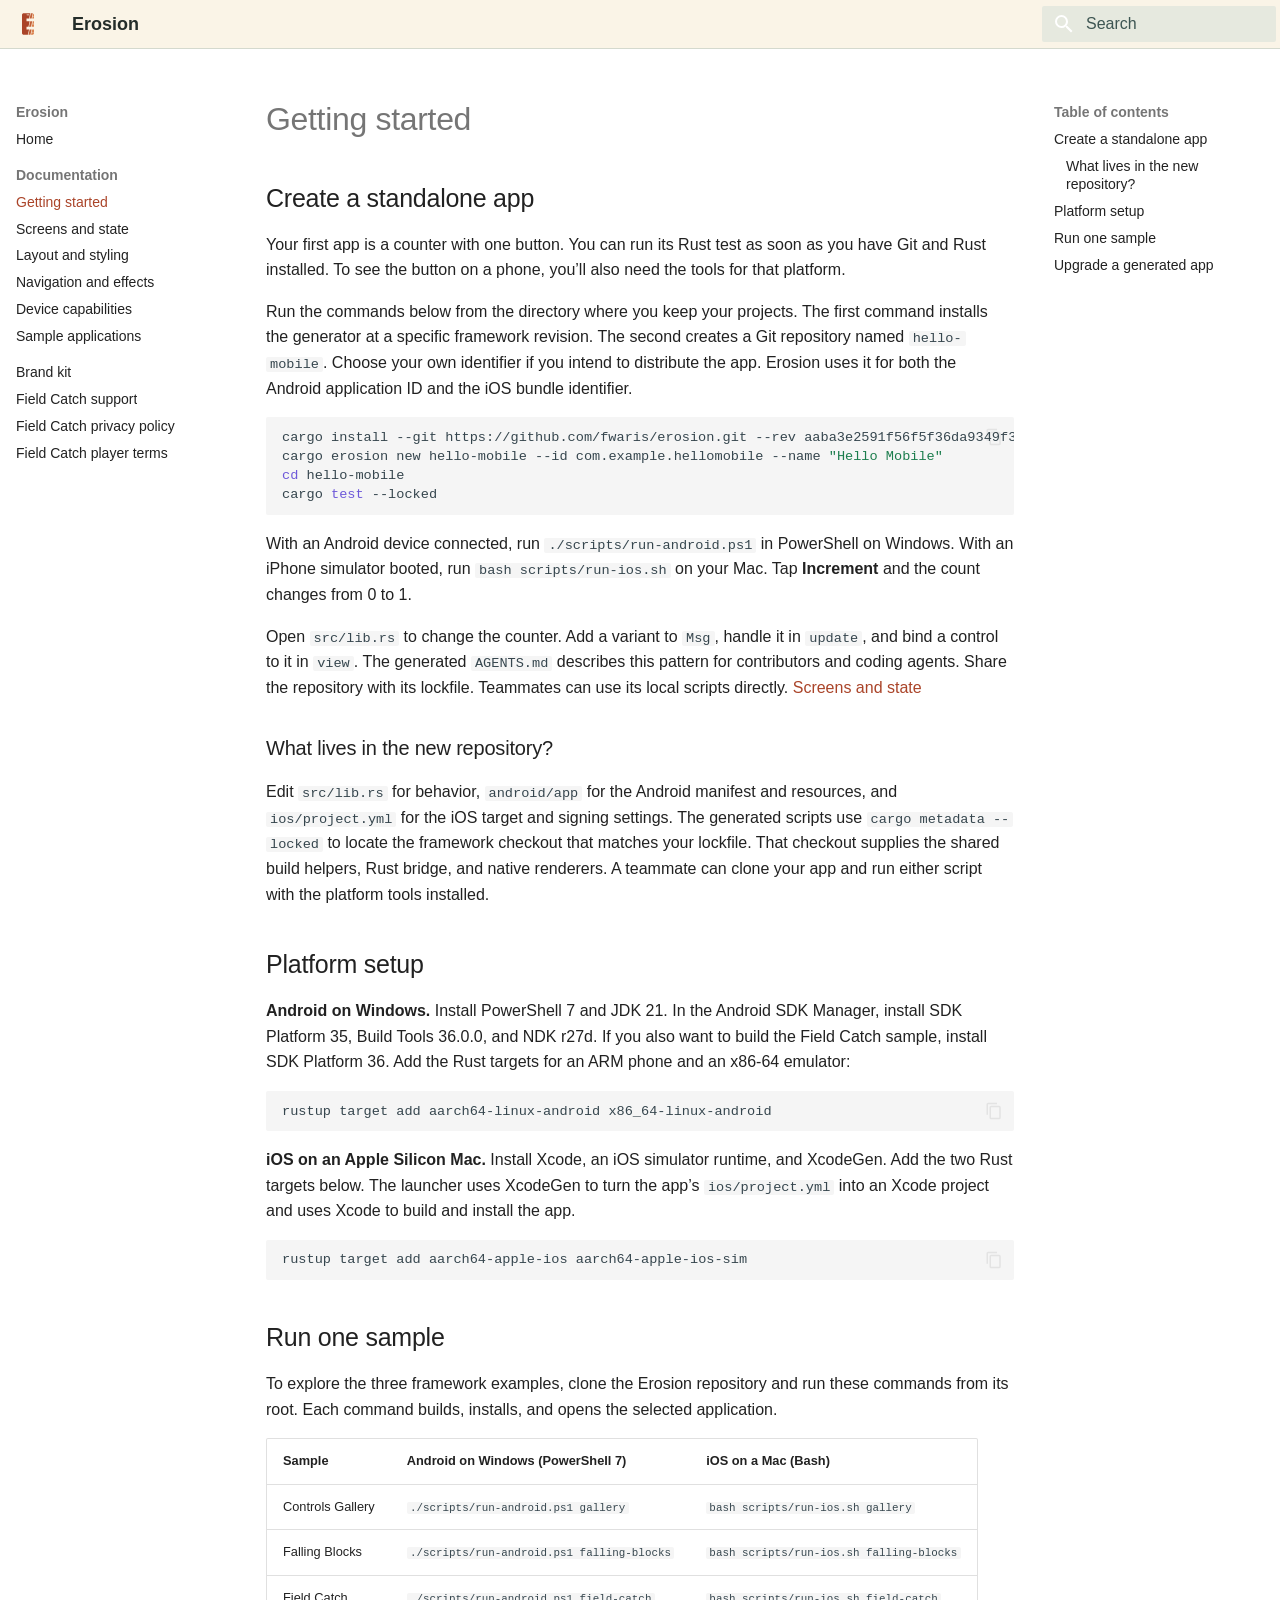
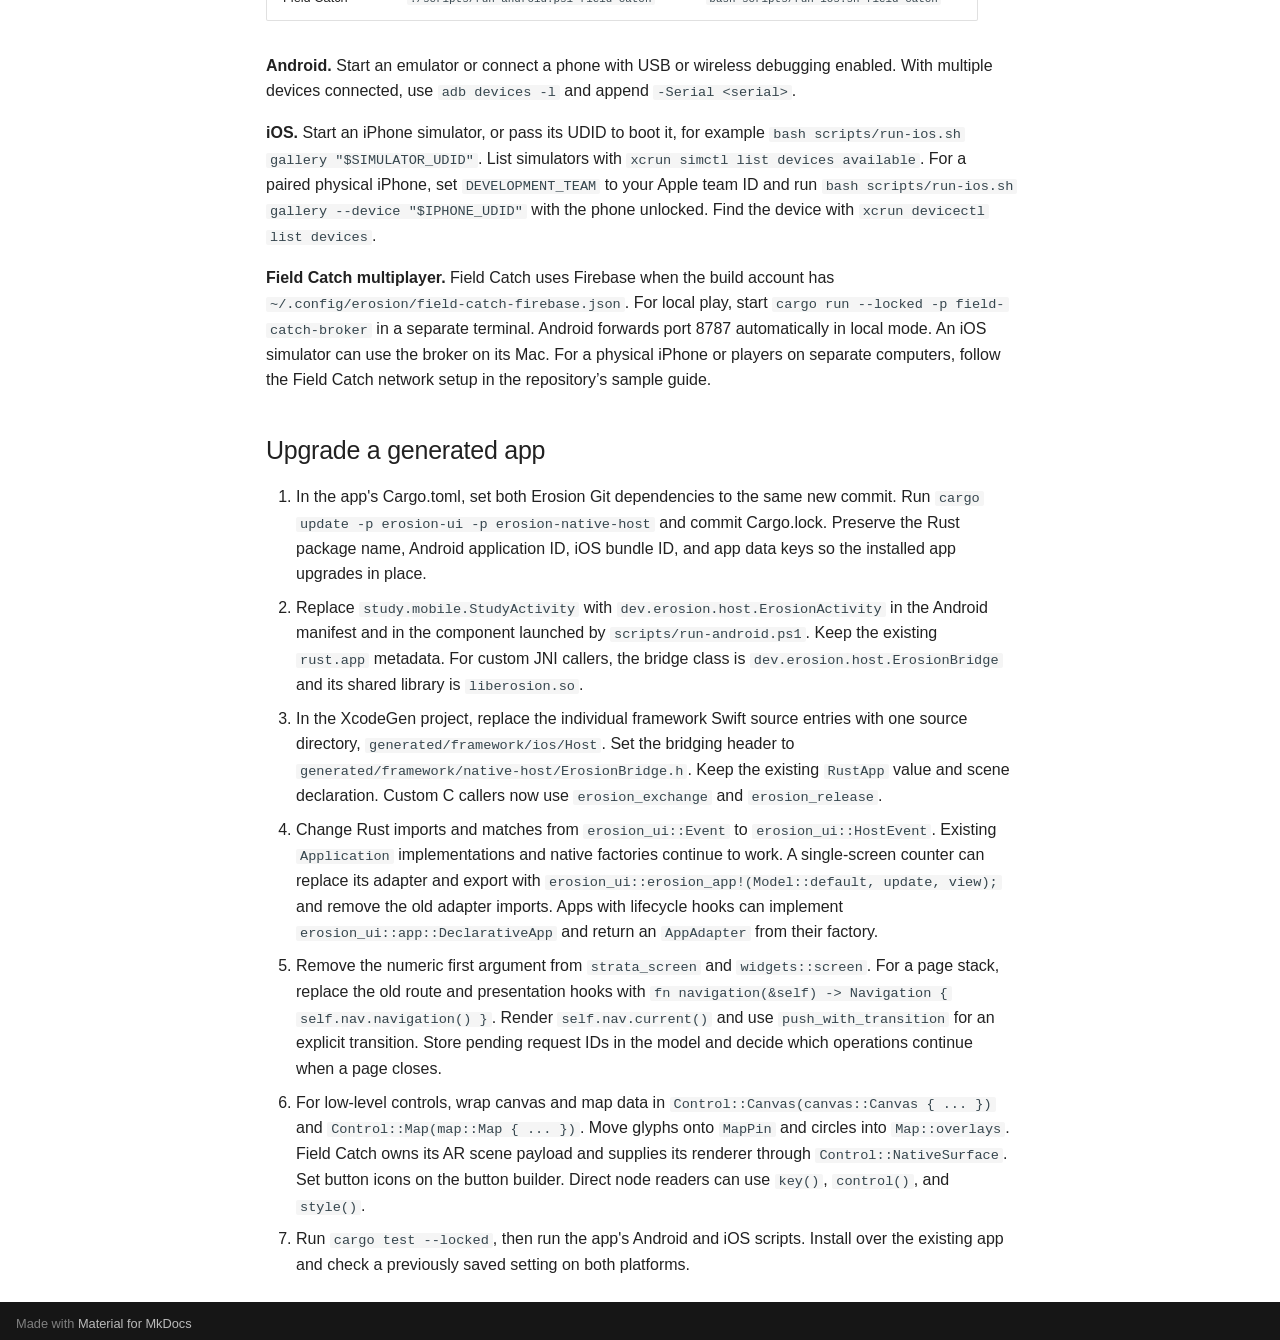
<file: getting-started.html>
<!doctype html>
<html lang="en" class="no-js">
  <head>
    
      <meta charset="utf-8">
      <meta name="viewport" content="width=device-width,initial-scale=1">
      
        <meta name="description" content="Use Erosion to build native iOS and Android screens, state, and navigation in Rust.">
      
      
      
        <link rel="canonical" href="https://fwaris.github.io/erosion-site/getting-started.html">
      
      
        <link rel="prev" href="index.html">
      
      
        <link rel="next" href="screens.html">
      
      
      <link rel="icon" href="assets/brand/erosion-mark.svg">
      <meta name="generator" content="mkdocs-1.6.1, mkdocs-material-9.6.22">
    
    
      
        <title>Getting started - Erosion</title>
      
    
    
      <link rel="stylesheet" href="assets/stylesheets/main.84d31ad4.min.css">
      
      


    
    
      
    
    
      
    
    
      <link rel="stylesheet" href="assets/brand/palette.css">
    
      <link rel="stylesheet" href="assets/erosion.css">
    
    <script>__md_scope=new URL(".",location),__md_hash=e=>[...e].reduce(((e,_)=>(e<<5)-e+_.charCodeAt(0)),0),__md_get=(e,_=localStorage,t=__md_scope)=>JSON.parse(_.getItem(t.pathname+"."+e)),__md_set=(e,_,t=localStorage,a=__md_scope)=>{try{t.setItem(a.pathname+"."+e,JSON.stringify(_))}catch(e){}}</script>
    
      

    
    
    
  </head>
  
  
    <body dir="ltr">
  
    
    <input class="md-toggle" data-md-toggle="drawer" type="checkbox" id="__drawer" autocomplete="off">
    <input class="md-toggle" data-md-toggle="search" type="checkbox" id="__search" autocomplete="off">
    <label class="md-overlay" for="__drawer"></label>
    <div data-md-component="skip">
      
        
        <a href="#getting-started" class="md-skip">
          Skip to content
        </a>
      
    </div>
    <div data-md-component="announce">
      
    </div>
    
    
      

  

<header class="md-header md-header--shadow" data-md-component="header">
  <nav class="md-header__inner md-grid" aria-label="Header">
    <a href="index.html" title="Erosion" class="md-header__button md-logo" aria-label="Erosion" data-md-component="logo">
      
  <img src="assets/brand/erosion-mark.svg" alt="logo">

    </a>
    <label class="md-header__button md-icon" for="__drawer">
      
      <svg xmlns="http://www.w3.org/2000/svg" viewBox="0 0 24 24"><path d="M3 6h18v2H3zm0 5h18v2H3zm0 5h18v2H3z"/></svg>
    </label>
    <div class="md-header__title" data-md-component="header-title">
      <div class="md-header__ellipsis">
        <div class="md-header__topic">
          <span class="md-ellipsis">
            Erosion
          </span>
        </div>
        <div class="md-header__topic" data-md-component="header-topic">
          <span class="md-ellipsis">
            
              Getting started
            
          </span>
        </div>
      </div>
    </div>
    
    
      <script>var palette=__md_get("__palette");if(palette&&palette.color){if("(prefers-color-scheme)"===palette.color.media){var media=matchMedia("(prefers-color-scheme: light)"),input=document.querySelector(media.matches?"[data-md-color-media='(prefers-color-scheme: light)']":"[data-md-color-media='(prefers-color-scheme: dark)']");palette.color.media=input.getAttribute("data-md-color-media"),palette.color.scheme=input.getAttribute("data-md-color-scheme"),palette.color.primary=input.getAttribute("data-md-color-primary"),palette.color.accent=input.getAttribute("data-md-color-accent")}for(var[key,value]of Object.entries(palette.color))document.body.setAttribute("data-md-color-"+key,value)}</script>
    
    
    
      
      
        <label class="md-header__button md-icon" for="__search">
          
          <svg xmlns="http://www.w3.org/2000/svg" viewBox="0 0 24 24"><path d="M9.5 3A6.5 6.5 0 0 1 16 9.5c0 1.61-.59 3.09-1.56 4.23l.27.27h.79l5 5-1.5 1.5-5-5v-.79l-.27-.27A6.52 6.52 0 0 1 9.5 16 6.5 6.5 0 0 1 3 9.5 6.5 6.5 0 0 1 9.5 3m0 2C7 5 5 7 5 9.5S7 14 9.5 14 14 12 14 9.5 12 5 9.5 5"/></svg>
        </label>
        <div class="md-search" data-md-component="search" role="dialog">
  <label class="md-search__overlay" for="__search"></label>
  <div class="md-search__inner" role="search">
    <form class="md-search__form" name="search">
      <input type="text" class="md-search__input" name="query" aria-label="Search" placeholder="Search" autocapitalize="off" autocorrect="off" autocomplete="off" spellcheck="false" data-md-component="search-query" required>
      <label class="md-search__icon md-icon" for="__search">
        
        <svg xmlns="http://www.w3.org/2000/svg" viewBox="0 0 24 24"><path d="M9.5 3A6.5 6.5 0 0 1 16 9.5c0 1.61-.59 3.09-1.56 4.23l.27.27h.79l5 5-1.5 1.5-5-5v-.79l-.27-.27A6.52 6.52 0 0 1 9.5 16 6.5 6.5 0 0 1 3 9.5 6.5 6.5 0 0 1 9.5 3m0 2C7 5 5 7 5 9.5S7 14 9.5 14 14 12 14 9.5 12 5 9.5 5"/></svg>
        
        <svg xmlns="http://www.w3.org/2000/svg" viewBox="0 0 24 24"><path d="M20 11v2H8l5.5 5.5-1.42 1.42L4.16 12l7.92-7.92L13.5 5.5 8 11z"/></svg>
      </label>
      <nav class="md-search__options" aria-label="Search">
        
        <button type="reset" class="md-search__icon md-icon" title="Clear" aria-label="Clear" tabindex="-1">
          
          <svg xmlns="http://www.w3.org/2000/svg" viewBox="0 0 24 24"><path d="M19 6.41 17.59 5 12 10.59 6.41 5 5 6.41 10.59 12 5 17.59 6.41 19 12 13.41 17.59 19 19 17.59 13.41 12z"/></svg>
        </button>
      </nav>
      
    </form>
    <div class="md-search__output">
      <div class="md-search__scrollwrap" tabindex="0" data-md-scrollfix>
        <div class="md-search-result" data-md-component="search-result">
          <div class="md-search-result__meta">
            Initializing search
          </div>
          <ol class="md-search-result__list" role="presentation"></ol>
        </div>
      </div>
    </div>
  </div>
</div>
      
    
    
  </nav>
  
</header>
    
    <div class="md-container" data-md-component="container">
      
      
        
          
        
      
      <main class="md-main" data-md-component="main">
        <div class="md-main__inner md-grid">
          
            
              
              <div class="md-sidebar md-sidebar--primary" data-md-component="sidebar" data-md-type="navigation" >
                <div class="md-sidebar__scrollwrap">
                  <div class="md-sidebar__inner">
                    



<nav class="md-nav md-nav--primary" aria-label="Navigation" data-md-level="0">
  <label class="md-nav__title" for="__drawer">
    <a href="index.html" title="Erosion" class="md-nav__button md-logo" aria-label="Erosion" data-md-component="logo">
      
  <img src="assets/brand/erosion-mark.svg" alt="logo">

    </a>
    Erosion
  </label>
  
  <ul class="md-nav__list" data-md-scrollfix>
    
      
      
  
  
  
  
    <li class="md-nav__item">
      <a href="index.html" class="md-nav__link">
        
  
  
  <span class="md-ellipsis">
    Home
    
  </span>
  

      </a>
    </li>
  

    
      
      
  
  
    
  
  
  
    
    
    
    
      
        
        
      
    
    
    <li class="md-nav__item md-nav__item--active md-nav__item--section md-nav__item--nested">
      
        
        
        <input class="md-nav__toggle md-toggle " type="checkbox" id="__nav_2" checked>
        
          
          <label class="md-nav__link" for="__nav_2" id="__nav_2_label" tabindex="">
            
  
  
  <span class="md-ellipsis">
    Documentation
    
  </span>
  

            <span class="md-nav__icon md-icon"></span>
          </label>
        
        <nav class="md-nav" data-md-level="1" aria-labelledby="__nav_2_label" aria-expanded="true">
          <label class="md-nav__title" for="__nav_2">
            <span class="md-nav__icon md-icon"></span>
            Documentation
          </label>
          <ul class="md-nav__list" data-md-scrollfix>
            
              
                
  
  
    
  
  
  
    <li class="md-nav__item md-nav__item--active">
      
      <input class="md-nav__toggle md-toggle" type="checkbox" id="__toc">
      
      
        
      
      
        <label class="md-nav__link md-nav__link--active" for="__toc">
          
  
  
  <span class="md-ellipsis">
    Getting started
    
  </span>
  

          <span class="md-nav__icon md-icon"></span>
        </label>
      
      <a href="getting-started.html" class="md-nav__link md-nav__link--active">
        
  
  
  <span class="md-ellipsis">
    Getting started
    
  </span>
  

      </a>
      
        

<nav class="md-nav md-nav--secondary" aria-label="Table of contents">
  
  
  
    
  
  
    <label class="md-nav__title" for="__toc">
      <span class="md-nav__icon md-icon"></span>
      Table of contents
    </label>
    <ul class="md-nav__list" data-md-component="toc" data-md-scrollfix>
      
        <li class="md-nav__item">
  <a href="#create-a-standalone-app" class="md-nav__link">
    <span class="md-ellipsis">
      Create a standalone app
    </span>
  </a>
  
    <nav class="md-nav" aria-label="Create a standalone app">
      <ul class="md-nav__list">
        
          <li class="md-nav__item">
  <a href="#what-lives-in-the-new-repository" class="md-nav__link">
    <span class="md-ellipsis">
      What lives in the new repository?
    </span>
  </a>
  
</li>
        
      </ul>
    </nav>
  
</li>
      
        <li class="md-nav__item">
  <a href="#platform-setup" class="md-nav__link">
    <span class="md-ellipsis">
      Platform setup
    </span>
  </a>
  
</li>
      
        <li class="md-nav__item">
  <a href="#run-one-sample" class="md-nav__link">
    <span class="md-ellipsis">
      Run one sample
    </span>
  </a>
  
</li>
      
        <li class="md-nav__item">
  <a href="#upgrade-a-generated-app" class="md-nav__link">
    <span class="md-ellipsis">
      Upgrade a generated app
    </span>
  </a>
  
</li>
      
    </ul>
  
</nav>
      
    </li>
  

              
            
              
                
  
  
  
  
    <li class="md-nav__item">
      <a href="screens.html" class="md-nav__link">
        
  
  
  <span class="md-ellipsis">
    Screens and state
    
  </span>
  

      </a>
    </li>
  

              
            
              
                
  
  
  
  
    <li class="md-nav__item">
      <a href="styling.html" class="md-nav__link">
        
  
  
  <span class="md-ellipsis">
    Layout and styling
    
  </span>
  

      </a>
    </li>
  

              
            
              
                
  
  
  
  
    <li class="md-nav__item">
      <a href="navigation.html" class="md-nav__link">
        
  
  
  <span class="md-ellipsis">
    Navigation and effects
    
  </span>
  

      </a>
    </li>
  

              
            
              
                
  
  
  
  
    <li class="md-nav__item">
      <a href="devices.html" class="md-nav__link">
        
  
  
  <span class="md-ellipsis">
    Device capabilities
    
  </span>
  

      </a>
    </li>
  

              
            
              
                
  
  
  
  
    <li class="md-nav__item">
      <a href="samples.html" class="md-nav__link">
        
  
  
  <span class="md-ellipsis">
    Sample applications
    
  </span>
  

      </a>
    </li>
  

              
            
          </ul>
        </nav>
      
    </li>
  

    
      
      
  
  
  
  
    <li class="md-nav__item">
      <a href="brand.html" class="md-nav__link">
        
  
  
  <span class="md-ellipsis">
    Brand kit
    
  </span>
  

      </a>
    </li>
  

    
      
      
  
  
  
  
    <li class="md-nav__item">
      <a href="field-catch-support.html" class="md-nav__link">
        
  
  
  <span class="md-ellipsis">
    Field Catch support
    
  </span>
  

      </a>
    </li>
  

    
      
      
  
  
  
  
    <li class="md-nav__item">
      <a href="field-catch-privacy.html" class="md-nav__link">
        
  
  
  <span class="md-ellipsis">
    Field Catch privacy policy
    
  </span>
  

      </a>
    </li>
  

    
      
      
  
  
  
  
    <li class="md-nav__item">
      <a href="field-catch-eula.html" class="md-nav__link">
        
  
  
  <span class="md-ellipsis">
    Field Catch player terms
    
  </span>
  

      </a>
    </li>
  

    
  </ul>
</nav>
                  </div>
                </div>
              </div>
            
            
              
              <div class="md-sidebar md-sidebar--secondary" data-md-component="sidebar" data-md-type="toc" >
                <div class="md-sidebar__scrollwrap">
                  <div class="md-sidebar__inner">
                    

<nav class="md-nav md-nav--secondary" aria-label="Table of contents">
  
  
  
    
  
  
    <label class="md-nav__title" for="__toc">
      <span class="md-nav__icon md-icon"></span>
      Table of contents
    </label>
    <ul class="md-nav__list" data-md-component="toc" data-md-scrollfix>
      
        <li class="md-nav__item">
  <a href="#create-a-standalone-app" class="md-nav__link">
    <span class="md-ellipsis">
      Create a standalone app
    </span>
  </a>
  
    <nav class="md-nav" aria-label="Create a standalone app">
      <ul class="md-nav__list">
        
          <li class="md-nav__item">
  <a href="#what-lives-in-the-new-repository" class="md-nav__link">
    <span class="md-ellipsis">
      What lives in the new repository?
    </span>
  </a>
  
</li>
        
      </ul>
    </nav>
  
</li>
      
        <li class="md-nav__item">
  <a href="#platform-setup" class="md-nav__link">
    <span class="md-ellipsis">
      Platform setup
    </span>
  </a>
  
</li>
      
        <li class="md-nav__item">
  <a href="#run-one-sample" class="md-nav__link">
    <span class="md-ellipsis">
      Run one sample
    </span>
  </a>
  
</li>
      
        <li class="md-nav__item">
  <a href="#upgrade-a-generated-app" class="md-nav__link">
    <span class="md-ellipsis">
      Upgrade a generated app
    </span>
  </a>
  
</li>
      
    </ul>
  
</nav>
                  </div>
                </div>
              </div>
            
          
          
            <div class="md-content" data-md-component="content">
              <article class="md-content__inner md-typeset">
                
                  



<h1 id="getting-started">Getting started<a class="headerlink" href="#getting-started" title="Permanent link">&para;</a></h1>
<h2 id="create-a-standalone-app">Create a standalone app<a class="headerlink" href="#create-a-standalone-app" title="Permanent link">&para;</a></h2>
<p>Your first app is a counter with one button. You can run its Rust test as soon as you have Git and Rust installed. To see the button on a phone, you’ll also need the tools for that platform.</p>
<p>Run the commands below from the directory where you keep your projects. The first command installs the generator at a specific framework revision. The second creates a Git repository named <code>hello-mobile</code>. Choose your own identifier if you intend to distribute the app. Erosion uses it for both the Android application ID and the iOS bundle identifier.</p>
<div class="highlight"><pre><span></span><code>cargo<span class="w"> </span>install<span class="w"> </span>--git<span class="w"> </span>https://github.com/fwaris/erosion.git<span class="w"> </span>--rev<span class="w"> </span>aaba3e2591f56f5f36da9349f3373a355e528282<span class="w"> </span>--locked<span class="w"> </span>cargo-erosion
cargo<span class="w"> </span>erosion<span class="w"> </span>new<span class="w"> </span>hello-mobile<span class="w"> </span>--id<span class="w"> </span>com.example.hellomobile<span class="w"> </span>--name<span class="w"> </span><span class="s2">"Hello Mobile"</span>
<span class="nb">cd</span><span class="w"> </span>hello-mobile
cargo<span class="w"> </span><span class="nb">test</span><span class="w"> </span>--locked
</code></pre></div>
<p>With an Android device connected, run <code>./scripts/run-android.ps1</code> in PowerShell on Windows. With an iPhone simulator booted, run <code>bash scripts/run-ios.sh</code> on your Mac. Tap <strong>Increment</strong> and the count changes from 0 to 1.</p>
<p>Open <code>src/lib.rs</code> to change the counter. Add a variant to <code>Msg</code>, handle it in <code>update</code>, and bind a control to it in <code>view</code>. The generated <code>AGENTS.md</code> describes this pattern for contributors and coding agents. Share the repository with its lockfile. Teammates can use its local scripts directly. <a href="screens.html">Screens and state</a></p>
<h3 id="what-lives-in-the-new-repository">What lives in the new repository?<a class="headerlink" href="#what-lives-in-the-new-repository" title="Permanent link">&para;</a></h3>
<p>Edit <code>src/lib.rs</code> for behavior, <code>android/app</code> for the Android manifest and resources, and <code>ios/project.yml</code> for the iOS target and signing settings. The generated scripts use <code>cargo metadata --locked</code> to locate the framework checkout that matches your lockfile. That checkout supplies the shared build helpers, Rust bridge, and native renderers. A teammate can clone your app and run either script with the platform tools installed.</p>
<h2 id="platform-setup">Platform setup<a class="headerlink" href="#platform-setup" title="Permanent link">&para;</a></h2>
<p><strong>Android on Windows.</strong> Install PowerShell 7 and JDK 21. In the Android SDK Manager, install SDK Platform 35, Build Tools 36.0.0, and NDK r27d. If you also want to build the Field Catch sample, install SDK Platform 36. Add the Rust targets for an ARM phone and an x86-64 emulator:</p>
<div class="highlight"><pre><span></span><code>rustup<span class="w"> </span>target<span class="w"> </span>add<span class="w"> </span>aarch64-linux-android<span class="w"> </span>x86_64-linux-android
</code></pre></div>
<p><strong>iOS on an Apple Silicon Mac.</strong> Install Xcode, an iOS simulator runtime, and XcodeGen. Add the two Rust targets below. The launcher uses XcodeGen to turn the app’s <code>ios/project.yml</code> into an Xcode project and uses Xcode to build and install the app.</p>
<div class="highlight"><pre><span></span><code>rustup<span class="w"> </span>target<span class="w"> </span>add<span class="w"> </span>aarch64-apple-ios<span class="w"> </span>aarch64-apple-ios-sim
</code></pre></div>
<h2 id="run-one-sample">Run one sample<a class="headerlink" href="#run-one-sample" title="Permanent link">&para;</a></h2>
<p>To explore the three framework examples, clone the Erosion repository and run these commands from its root. Each command builds, installs, and opens the selected application.</p>
<table>
<thead>
<tr>
<th>Sample</th>
<th>Android on Windows (PowerShell 7)</th>
<th>iOS on a Mac (Bash)</th>
</tr>
</thead>
<tbody>
<tr>
<td>Controls Gallery</td>
<td><code>./scripts/run-android.ps1 gallery</code></td>
<td><code>bash scripts/run-ios.sh gallery</code></td>
</tr>
<tr>
<td>Falling Blocks</td>
<td><code>./scripts/run-android.ps1 falling-blocks</code></td>
<td><code>bash scripts/run-ios.sh falling-blocks</code></td>
</tr>
<tr>
<td>Field Catch</td>
<td><code>./scripts/run-android.ps1 field-catch</code></td>
<td><code>bash scripts/run-ios.sh field-catch</code></td>
</tr>
</tbody>
</table>
<p><strong>Android.</strong> Start an emulator or connect a phone with USB or wireless debugging enabled. With multiple devices connected, use <code>adb devices -l</code> and append <code>-Serial &lt;serial&gt;</code>.</p>
<p><strong>iOS.</strong> Start an iPhone simulator, or pass its UDID to boot it, for example <code>bash scripts/run-ios.sh gallery "$SIMULATOR_UDID"</code>. List simulators with <code>xcrun simctl list devices available</code>. For a paired physical iPhone, set <code>DEVELOPMENT_TEAM</code> to your Apple team ID and run <code>bash scripts/run-ios.sh gallery --device "$IPHONE_UDID"</code> with the phone unlocked. Find the device with <code>xcrun devicectl list devices</code>.</p>
<p><strong>Field Catch multiplayer.</strong> Field Catch uses Firebase when the build account has <code>~/.config/erosion/field-catch-firebase.json</code>. For local play, start <code>cargo run --locked -p field-catch-broker</code> in a separate terminal. Android forwards port 8787 automatically in local mode. An iOS simulator can use the broker on its Mac. For a physical iPhone or players on separate computers, follow the Field Catch network setup in the repository’s sample guide.</p>
<h2 id="upgrade-a-generated-app">Upgrade a generated app<a class="headerlink" href="#upgrade-a-generated-app" title="Permanent link">&para;</a></h2>
<ol>
<li>In the app's Cargo.toml, set both Erosion Git dependencies to the same new commit. Run <code>cargo update -p erosion-ui -p erosion-native-host</code> and commit Cargo.lock. Preserve the Rust package name, Android application ID, iOS bundle ID, and app data keys so the installed app upgrades in place.</li>
<li>Replace <code>study.mobile.StudyActivity</code> with <code>dev.erosion.host.ErosionActivity</code> in the Android manifest and in the component launched by <code>scripts/run-android.ps1</code>. Keep the existing <code>rust.app</code> metadata. For custom JNI callers, the bridge class is <code>dev.erosion.host.ErosionBridge</code> and its shared library is <code>liberosion.so</code>.</li>
<li>In the XcodeGen project, replace the individual framework Swift source entries with one source directory, <code>generated/framework/ios/Host</code>. Set the bridging header to <code>generated/framework/native-host/ErosionBridge.h</code>. Keep the existing <code>RustApp</code> value and scene declaration. Custom C callers now use <code>erosion_exchange</code> and <code>erosion_release</code>.</li>
<li>Change Rust imports and matches from <code>erosion_ui::Event</code> to <code>erosion_ui::HostEvent</code>. Existing <code>Application</code> implementations and native factories continue to work. A single-screen counter can replace its adapter and export with <code>erosion_ui::erosion_app!(Model::default, update, view);</code> and remove the old adapter imports. Apps with lifecycle hooks can implement <code>erosion_ui::app::DeclarativeApp</code> and return an <code>AppAdapter</code> from their factory.</li>
<li>Remove the numeric first argument from <code>strata_screen</code> and <code>widgets::screen</code>. For a page stack, replace the old route and presentation hooks with <code>fn navigation(&amp;self) -&gt; Navigation { self.nav.navigation() }</code>. Render <code>self.nav.current()</code> and use <code>push_with_transition</code> for an explicit transition. Store pending request IDs in the model and decide which operations continue when a page closes.</li>
<li>For low-level controls, wrap canvas and map data in <code>Control::Canvas(canvas::Canvas { ... })</code> and <code>Control::Map(map::Map { ... })</code>. Move glyphs onto <code>MapPin</code> and circles into <code>Map::overlays</code>. Field Catch owns its AR scene payload and supplies its renderer through <code>Control::NativeSurface</code>. Set button icons on the button builder. Direct node readers can use <code>key()</code>, <code>control()</code>, and <code>style()</code>.</li>
<li>Run <code>cargo test --locked</code>, then run the app's Android and iOS scripts. Install over the existing app and check a previously saved setting on both platforms.</li>
</ol>












                
              </article>
            </div>
          
          
<script>var target=document.getElementById(location.hash.slice(1));target&&target.name&&(target.checked=target.name.startsWith("__tabbed_"))</script>
        </div>
        
      </main>
      
        <footer class="md-footer">
  
  <div class="md-footer-meta md-typeset">
    <div class="md-footer-meta__inner md-grid">
      <div class="md-copyright">
  
  
    Made with
    <a href="https://squidfunk.github.io/mkdocs-material/" target="_blank" rel="noopener">
      Material for MkDocs
    </a>
  
</div>
      
    </div>
  </div>
</footer>
      
    </div>
    <div class="md-dialog" data-md-component="dialog">
      <div class="md-dialog__inner md-typeset"></div>
    </div>
    
    
    
      
      <script id="__config" type="application/json">{"base": ".", "features": ["navigation.sections", "content.code.copy"], "search": "assets/javascripts/workers/search.973d3a69.min.js", "tags": null, "translations": {"clipboard.copied": "Copied to clipboard", "clipboard.copy": "Copy to clipboard", "search.result.more.one": "1 more on this page", "search.result.more.other": "# more on this page", "search.result.none": "No matching documents", "search.result.one": "1 matching document", "search.result.other": "# matching documents", "search.result.placeholder": "Type to start searching", "search.result.term.missing": "Missing", "select.version": "Select version"}, "version": null}</script>
    
    
      <script src="assets/javascripts/bundle.f55a23d4.min.js"></script>
      
    
  </body>
</html>
</file>
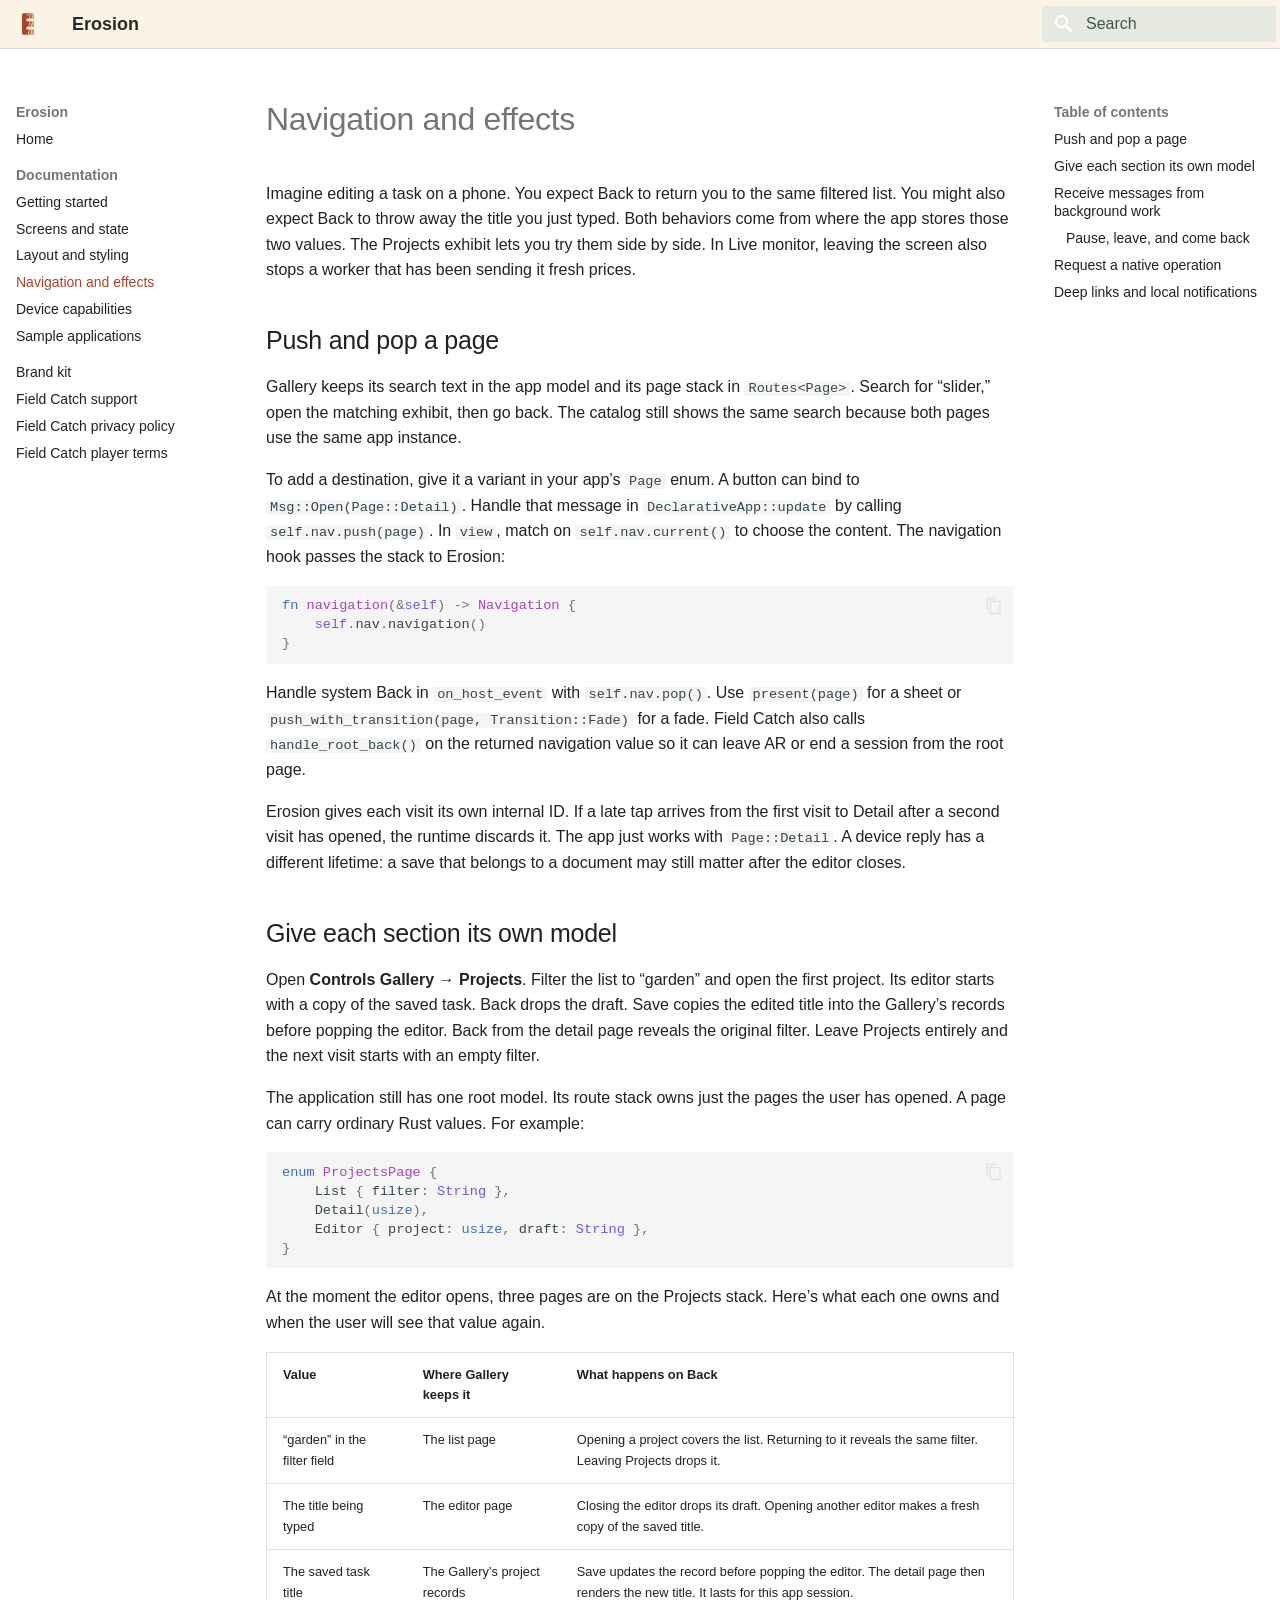
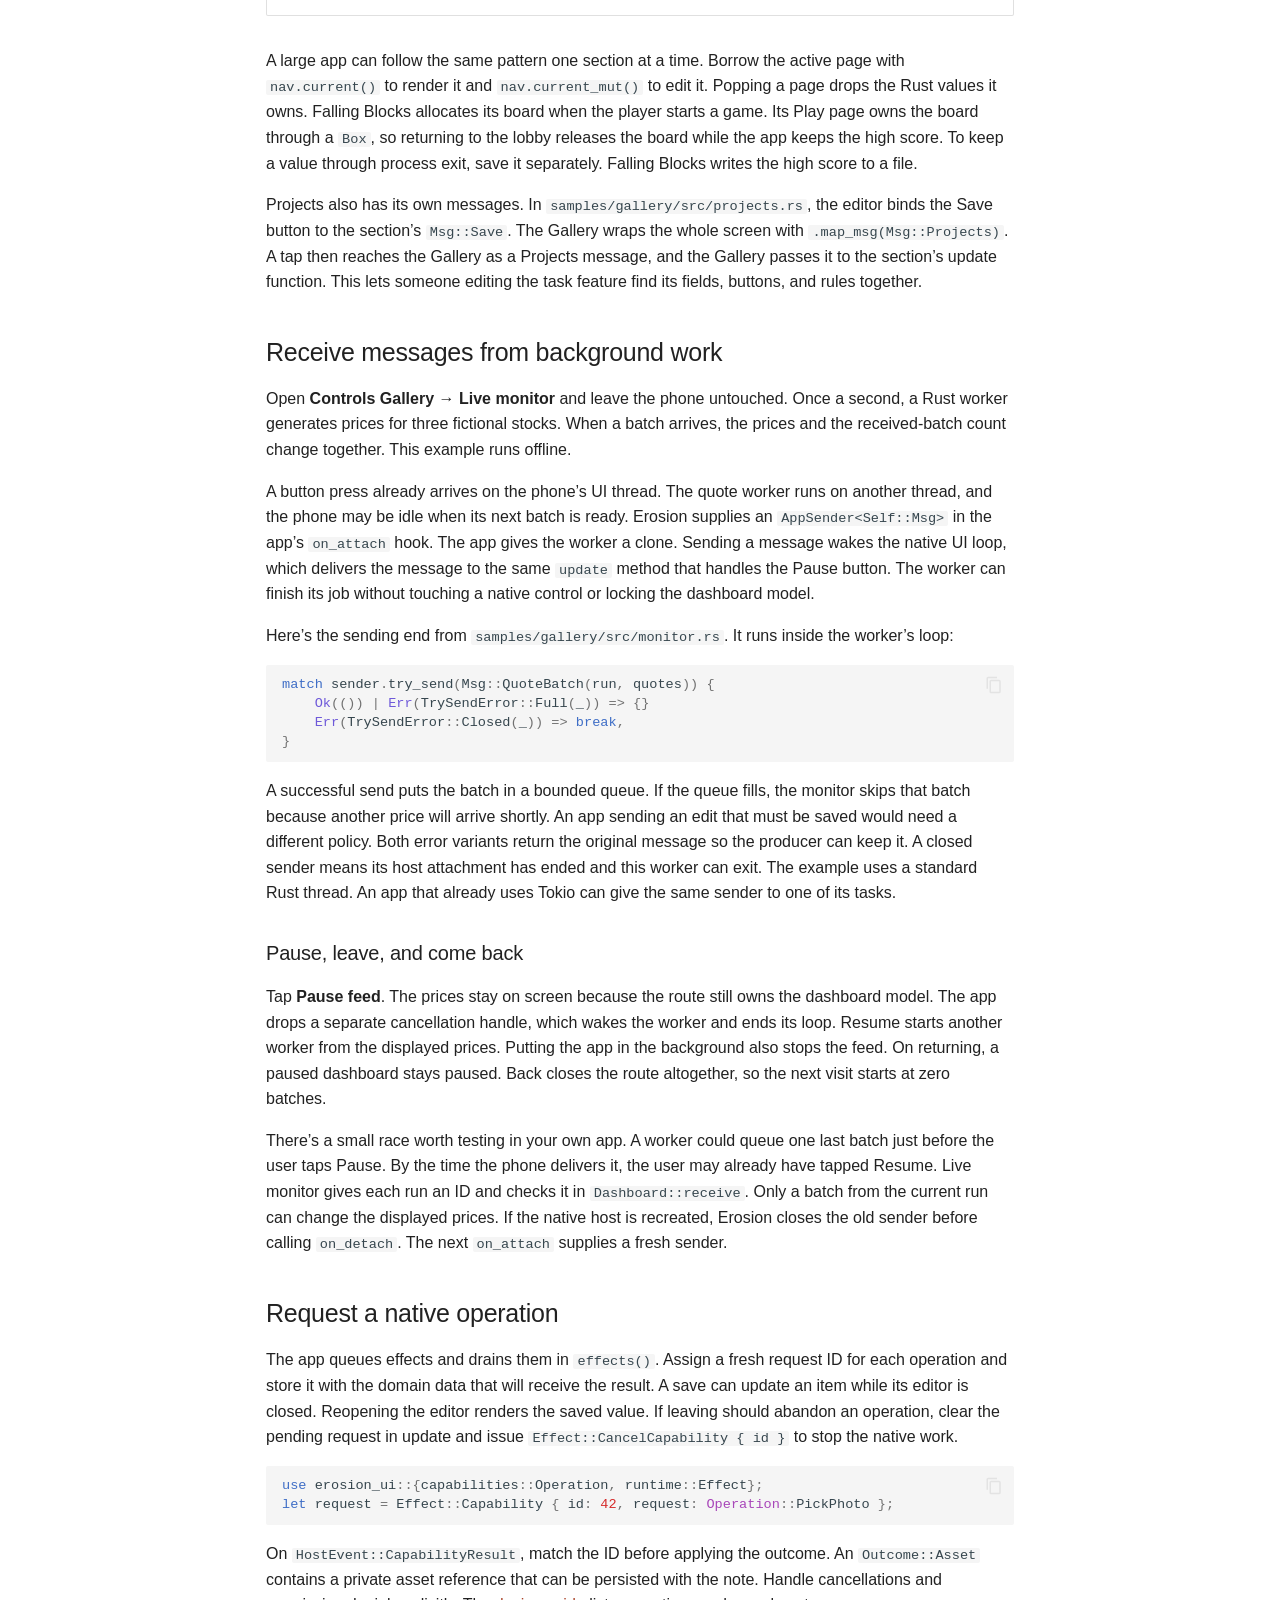
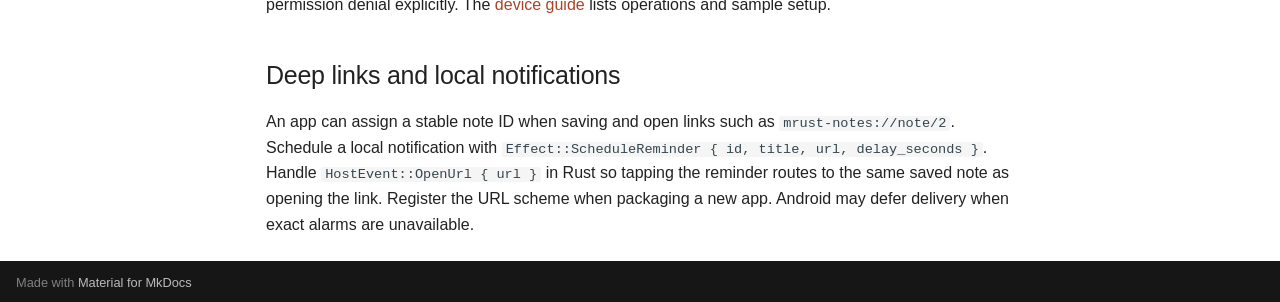
<file: navigation.html>
<!doctype html>
<html lang="en" class="no-js">
  <head>
    
      <meta charset="utf-8">
      <meta name="viewport" content="width=device-width,initial-scale=1">
      
        <meta name="description" content="Use Erosion to build native iOS and Android screens, state, and navigation in Rust.">
      
      
      
        <link rel="canonical" href="https://fwaris.github.io/erosion-site/navigation.html">
      
      
        <link rel="prev" href="styling.html">
      
      
        <link rel="next" href="devices.html">
      
      
      <link rel="icon" href="assets/brand/erosion-mark.svg">
      <meta name="generator" content="mkdocs-1.6.1, mkdocs-material-9.6.22">
    
    
      
        <title>Navigation and effects - Erosion</title>
      
    
    
      <link rel="stylesheet" href="assets/stylesheets/main.84d31ad4.min.css">
      
      


    
    
      
    
    
      
    
    
      <link rel="stylesheet" href="assets/brand/palette.css">
    
      <link rel="stylesheet" href="assets/erosion.css">
    
    <script>__md_scope=new URL(".",location),__md_hash=e=>[...e].reduce(((e,_)=>(e<<5)-e+_.charCodeAt(0)),0),__md_get=(e,_=localStorage,t=__md_scope)=>JSON.parse(_.getItem(t.pathname+"."+e)),__md_set=(e,_,t=localStorage,a=__md_scope)=>{try{t.setItem(a.pathname+"."+e,JSON.stringify(_))}catch(e){}}</script>
    
      

    
    
    
  </head>
  
  
    <body dir="ltr">
  
    
    <input class="md-toggle" data-md-toggle="drawer" type="checkbox" id="__drawer" autocomplete="off">
    <input class="md-toggle" data-md-toggle="search" type="checkbox" id="__search" autocomplete="off">
    <label class="md-overlay" for="__drawer"></label>
    <div data-md-component="skip">
      
        
        <a href="#navigation-and-effects" class="md-skip">
          Skip to content
        </a>
      
    </div>
    <div data-md-component="announce">
      
    </div>
    
    
      

  

<header class="md-header md-header--shadow" data-md-component="header">
  <nav class="md-header__inner md-grid" aria-label="Header">
    <a href="index.html" title="Erosion" class="md-header__button md-logo" aria-label="Erosion" data-md-component="logo">
      
  <img src="assets/brand/erosion-mark.svg" alt="logo">

    </a>
    <label class="md-header__button md-icon" for="__drawer">
      
      <svg xmlns="http://www.w3.org/2000/svg" viewBox="0 0 24 24"><path d="M3 6h18v2H3zm0 5h18v2H3zm0 5h18v2H3z"/></svg>
    </label>
    <div class="md-header__title" data-md-component="header-title">
      <div class="md-header__ellipsis">
        <div class="md-header__topic">
          <span class="md-ellipsis">
            Erosion
          </span>
        </div>
        <div class="md-header__topic" data-md-component="header-topic">
          <span class="md-ellipsis">
            
              Navigation and effects
            
          </span>
        </div>
      </div>
    </div>
    
    
      <script>var palette=__md_get("__palette");if(palette&&palette.color){if("(prefers-color-scheme)"===palette.color.media){var media=matchMedia("(prefers-color-scheme: light)"),input=document.querySelector(media.matches?"[data-md-color-media='(prefers-color-scheme: light)']":"[data-md-color-media='(prefers-color-scheme: dark)']");palette.color.media=input.getAttribute("data-md-color-media"),palette.color.scheme=input.getAttribute("data-md-color-scheme"),palette.color.primary=input.getAttribute("data-md-color-primary"),palette.color.accent=input.getAttribute("data-md-color-accent")}for(var[key,value]of Object.entries(palette.color))document.body.setAttribute("data-md-color-"+key,value)}</script>
    
    
    
      
      
        <label class="md-header__button md-icon" for="__search">
          
          <svg xmlns="http://www.w3.org/2000/svg" viewBox="0 0 24 24"><path d="M9.5 3A6.5 6.5 0 0 1 16 9.5c0 1.61-.59 3.09-1.56 4.23l.27.27h.79l5 5-1.5 1.5-5-5v-.79l-.27-.27A6.52 6.52 0 0 1 9.5 16 6.5 6.5 0 0 1 3 9.5 6.5 6.5 0 0 1 9.5 3m0 2C7 5 5 7 5 9.5S7 14 9.5 14 14 12 14 9.5 12 5 9.5 5"/></svg>
        </label>
        <div class="md-search" data-md-component="search" role="dialog">
  <label class="md-search__overlay" for="__search"></label>
  <div class="md-search__inner" role="search">
    <form class="md-search__form" name="search">
      <input type="text" class="md-search__input" name="query" aria-label="Search" placeholder="Search" autocapitalize="off" autocorrect="off" autocomplete="off" spellcheck="false" data-md-component="search-query" required>
      <label class="md-search__icon md-icon" for="__search">
        
        <svg xmlns="http://www.w3.org/2000/svg" viewBox="0 0 24 24"><path d="M9.5 3A6.5 6.5 0 0 1 16 9.5c0 1.61-.59 3.09-1.56 4.23l.27.27h.79l5 5-1.5 1.5-5-5v-.79l-.27-.27A6.52 6.52 0 0 1 9.5 16 6.5 6.5 0 0 1 3 9.5 6.5 6.5 0 0 1 9.5 3m0 2C7 5 5 7 5 9.5S7 14 9.5 14 14 12 14 9.5 12 5 9.5 5"/></svg>
        
        <svg xmlns="http://www.w3.org/2000/svg" viewBox="0 0 24 24"><path d="M20 11v2H8l5.5 5.5-1.42 1.42L4.16 12l7.92-7.92L13.5 5.5 8 11z"/></svg>
      </label>
      <nav class="md-search__options" aria-label="Search">
        
        <button type="reset" class="md-search__icon md-icon" title="Clear" aria-label="Clear" tabindex="-1">
          
          <svg xmlns="http://www.w3.org/2000/svg" viewBox="0 0 24 24"><path d="M19 6.41 17.59 5 12 10.59 6.41 5 5 6.41 10.59 12 5 17.59 6.41 19 12 13.41 17.59 19 19 17.59 13.41 12z"/></svg>
        </button>
      </nav>
      
    </form>
    <div class="md-search__output">
      <div class="md-search__scrollwrap" tabindex="0" data-md-scrollfix>
        <div class="md-search-result" data-md-component="search-result">
          <div class="md-search-result__meta">
            Initializing search
          </div>
          <ol class="md-search-result__list" role="presentation"></ol>
        </div>
      </div>
    </div>
  </div>
</div>
      
    
    
  </nav>
  
</header>
    
    <div class="md-container" data-md-component="container">
      
      
        
          
        
      
      <main class="md-main" data-md-component="main">
        <div class="md-main__inner md-grid">
          
            
              
              <div class="md-sidebar md-sidebar--primary" data-md-component="sidebar" data-md-type="navigation" >
                <div class="md-sidebar__scrollwrap">
                  <div class="md-sidebar__inner">
                    



<nav class="md-nav md-nav--primary" aria-label="Navigation" data-md-level="0">
  <label class="md-nav__title" for="__drawer">
    <a href="index.html" title="Erosion" class="md-nav__button md-logo" aria-label="Erosion" data-md-component="logo">
      
  <img src="assets/brand/erosion-mark.svg" alt="logo">

    </a>
    Erosion
  </label>
  
  <ul class="md-nav__list" data-md-scrollfix>
    
      
      
  
  
  
  
    <li class="md-nav__item">
      <a href="index.html" class="md-nav__link">
        
  
  
  <span class="md-ellipsis">
    Home
    
  </span>
  

      </a>
    </li>
  

    
      
      
  
  
    
  
  
  
    
    
    
    
      
        
        
      
    
    
    <li class="md-nav__item md-nav__item--active md-nav__item--section md-nav__item--nested">
      
        
        
        <input class="md-nav__toggle md-toggle " type="checkbox" id="__nav_2" checked>
        
          
          <label class="md-nav__link" for="__nav_2" id="__nav_2_label" tabindex="">
            
  
  
  <span class="md-ellipsis">
    Documentation
    
  </span>
  

            <span class="md-nav__icon md-icon"></span>
          </label>
        
        <nav class="md-nav" data-md-level="1" aria-labelledby="__nav_2_label" aria-expanded="true">
          <label class="md-nav__title" for="__nav_2">
            <span class="md-nav__icon md-icon"></span>
            Documentation
          </label>
          <ul class="md-nav__list" data-md-scrollfix>
            
              
                
  
  
  
  
    <li class="md-nav__item">
      <a href="getting-started.html" class="md-nav__link">
        
  
  
  <span class="md-ellipsis">
    Getting started
    
  </span>
  

      </a>
    </li>
  

              
            
              
                
  
  
  
  
    <li class="md-nav__item">
      <a href="screens.html" class="md-nav__link">
        
  
  
  <span class="md-ellipsis">
    Screens and state
    
  </span>
  

      </a>
    </li>
  

              
            
              
                
  
  
  
  
    <li class="md-nav__item">
      <a href="styling.html" class="md-nav__link">
        
  
  
  <span class="md-ellipsis">
    Layout and styling
    
  </span>
  

      </a>
    </li>
  

              
            
              
                
  
  
    
  
  
  
    <li class="md-nav__item md-nav__item--active">
      
      <input class="md-nav__toggle md-toggle" type="checkbox" id="__toc">
      
      
        
      
      
        <label class="md-nav__link md-nav__link--active" for="__toc">
          
  
  
  <span class="md-ellipsis">
    Navigation and effects
    
  </span>
  

          <span class="md-nav__icon md-icon"></span>
        </label>
      
      <a href="navigation.html" class="md-nav__link md-nav__link--active">
        
  
  
  <span class="md-ellipsis">
    Navigation and effects
    
  </span>
  

      </a>
      
        

<nav class="md-nav md-nav--secondary" aria-label="Table of contents">
  
  
  
    
  
  
    <label class="md-nav__title" for="__toc">
      <span class="md-nav__icon md-icon"></span>
      Table of contents
    </label>
    <ul class="md-nav__list" data-md-component="toc" data-md-scrollfix>
      
        <li class="md-nav__item">
  <a href="#push-and-pop-a-page" class="md-nav__link">
    <span class="md-ellipsis">
      Push and pop a page
    </span>
  </a>
  
</li>
      
        <li class="md-nav__item">
  <a href="#give-each-section-its-own-model" class="md-nav__link">
    <span class="md-ellipsis">
      Give each section its own model
    </span>
  </a>
  
</li>
      
        <li class="md-nav__item">
  <a href="#receive-messages-from-background-work" class="md-nav__link">
    <span class="md-ellipsis">
      Receive messages from background work
    </span>
  </a>
  
    <nav class="md-nav" aria-label="Receive messages from background work">
      <ul class="md-nav__list">
        
          <li class="md-nav__item">
  <a href="#pause-leave-and-come-back" class="md-nav__link">
    <span class="md-ellipsis">
      Pause, leave, and come back
    </span>
  </a>
  
</li>
        
      </ul>
    </nav>
  
</li>
      
        <li class="md-nav__item">
  <a href="#request-a-native-operation" class="md-nav__link">
    <span class="md-ellipsis">
      Request a native operation
    </span>
  </a>
  
</li>
      
        <li class="md-nav__item">
  <a href="#deep-links-and-local-notifications" class="md-nav__link">
    <span class="md-ellipsis">
      Deep links and local notifications
    </span>
  </a>
  
</li>
      
    </ul>
  
</nav>
      
    </li>
  

              
            
              
                
  
  
  
  
    <li class="md-nav__item">
      <a href="devices.html" class="md-nav__link">
        
  
  
  <span class="md-ellipsis">
    Device capabilities
    
  </span>
  

      </a>
    </li>
  

              
            
              
                
  
  
  
  
    <li class="md-nav__item">
      <a href="samples.html" class="md-nav__link">
        
  
  
  <span class="md-ellipsis">
    Sample applications
    
  </span>
  

      </a>
    </li>
  

              
            
          </ul>
        </nav>
      
    </li>
  

    
      
      
  
  
  
  
    <li class="md-nav__item">
      <a href="brand.html" class="md-nav__link">
        
  
  
  <span class="md-ellipsis">
    Brand kit
    
  </span>
  

      </a>
    </li>
  

    
      
      
  
  
  
  
    <li class="md-nav__item">
      <a href="field-catch-support.html" class="md-nav__link">
        
  
  
  <span class="md-ellipsis">
    Field Catch support
    
  </span>
  

      </a>
    </li>
  

    
      
      
  
  
  
  
    <li class="md-nav__item">
      <a href="field-catch-privacy.html" class="md-nav__link">
        
  
  
  <span class="md-ellipsis">
    Field Catch privacy policy
    
  </span>
  

      </a>
    </li>
  

    
      
      
  
  
  
  
    <li class="md-nav__item">
      <a href="field-catch-eula.html" class="md-nav__link">
        
  
  
  <span class="md-ellipsis">
    Field Catch player terms
    
  </span>
  

      </a>
    </li>
  

    
  </ul>
</nav>
                  </div>
                </div>
              </div>
            
            
              
              <div class="md-sidebar md-sidebar--secondary" data-md-component="sidebar" data-md-type="toc" >
                <div class="md-sidebar__scrollwrap">
                  <div class="md-sidebar__inner">
                    

<nav class="md-nav md-nav--secondary" aria-label="Table of contents">
  
  
  
    
  
  
    <label class="md-nav__title" for="__toc">
      <span class="md-nav__icon md-icon"></span>
      Table of contents
    </label>
    <ul class="md-nav__list" data-md-component="toc" data-md-scrollfix>
      
        <li class="md-nav__item">
  <a href="#push-and-pop-a-page" class="md-nav__link">
    <span class="md-ellipsis">
      Push and pop a page
    </span>
  </a>
  
</li>
      
        <li class="md-nav__item">
  <a href="#give-each-section-its-own-model" class="md-nav__link">
    <span class="md-ellipsis">
      Give each section its own model
    </span>
  </a>
  
</li>
      
        <li class="md-nav__item">
  <a href="#receive-messages-from-background-work" class="md-nav__link">
    <span class="md-ellipsis">
      Receive messages from background work
    </span>
  </a>
  
    <nav class="md-nav" aria-label="Receive messages from background work">
      <ul class="md-nav__list">
        
          <li class="md-nav__item">
  <a href="#pause-leave-and-come-back" class="md-nav__link">
    <span class="md-ellipsis">
      Pause, leave, and come back
    </span>
  </a>
  
</li>
        
      </ul>
    </nav>
  
</li>
      
        <li class="md-nav__item">
  <a href="#request-a-native-operation" class="md-nav__link">
    <span class="md-ellipsis">
      Request a native operation
    </span>
  </a>
  
</li>
      
        <li class="md-nav__item">
  <a href="#deep-links-and-local-notifications" class="md-nav__link">
    <span class="md-ellipsis">
      Deep links and local notifications
    </span>
  </a>
  
</li>
      
    </ul>
  
</nav>
                  </div>
                </div>
              </div>
            
          
          
            <div class="md-content" data-md-component="content">
              <article class="md-content__inner md-typeset">
                
                  



<h1 id="navigation-and-effects">Navigation and effects<a class="headerlink" href="#navigation-and-effects" title="Permanent link">&para;</a></h1>
<p>Imagine editing a task on a phone. You expect Back to return you to the same filtered list. You might also expect Back to throw away the title you just typed. Both behaviors come from where the app stores those two values. The Projects exhibit lets you try them side by side. In Live monitor, leaving the screen also stops a worker that has been sending it fresh prices.</p>
<h2 id="push-and-pop-a-page">Push and pop a page<a class="headerlink" href="#push-and-pop-a-page" title="Permanent link">&para;</a></h2>
<p>Gallery keeps its search text in the app model and its page stack in <code>Routes&lt;Page&gt;</code>. Search for “slider,” open the matching exhibit, then go back. The catalog still shows the same search because both pages use the same app instance.</p>
<p>To add a destination, give it a variant in your app’s <code>Page</code> enum. A button can bind to <code>Msg::Open(Page::Detail)</code>. Handle that message in <code>DeclarativeApp::update</code> by calling <code>self.nav.push(page)</code>. In <code>view</code>, match on <code>self.nav.current()</code> to choose the content. The navigation hook passes the stack to Erosion:</p>
<div class="highlight"><pre><span></span><code><span class="k">fn</span><span class="w"> </span><span class="nf">navigation</span><span class="p">(</span><span class="o">&amp;</span><span class="bp">self</span><span class="p">)</span><span class="w"> </span><span class="p">-&gt;</span><span class="w"> </span><span class="nc">Navigation</span><span class="w"> </span><span class="p">{</span>
<span class="w">    </span><span class="bp">self</span><span class="p">.</span><span class="n">nav</span><span class="p">.</span><span class="n">navigation</span><span class="p">()</span>
<span class="p">}</span>
</code></pre></div>
<p>Handle system Back in <code>on_host_event</code> with <code>self.nav.pop()</code>. Use <code>present(page)</code> for a sheet or <code>push_with_transition(page, Transition::Fade)</code> for a fade. Field Catch also calls <code>handle_root_back()</code> on the returned navigation value so it can leave AR or end a session from the root page.</p>
<p>Erosion gives each visit its own internal ID. If a late tap arrives from the first visit to Detail after a second visit has opened, the runtime discards it. The app just works with <code>Page::Detail</code>. A device reply has a different lifetime: a save that belongs to a document may still matter after the editor closes.</p>
<h2 id="give-each-section-its-own-model">Give each section its own model<a class="headerlink" href="#give-each-section-its-own-model" title="Permanent link">&para;</a></h2>
<p>Open <strong>Controls Gallery → Projects</strong>. Filter the list to “garden” and open the first project. Its editor starts with a copy of the saved task. Back drops the draft. Save copies the edited title into the Gallery’s records before popping the editor. Back from the detail page reveals the original filter. Leave Projects entirely and the next visit starts with an empty filter.</p>
<p>The application still has one root model. Its route stack owns just the pages the user has opened. A page can carry ordinary Rust values. For example:</p>
<div class="highlight"><pre><span></span><code><span class="k">enum</span><span class="w"> </span><span class="nc">ProjectsPage</span><span class="w"> </span><span class="p">{</span>
<span class="w">    </span><span class="n">List</span><span class="w"> </span><span class="p">{</span><span class="w"> </span><span class="n">filter</span><span class="p">:</span><span class="w"> </span><span class="nb">String</span><span class="w"> </span><span class="p">},</span>
<span class="w">    </span><span class="n">Detail</span><span class="p">(</span><span class="kt">usize</span><span class="p">),</span>
<span class="w">    </span><span class="n">Editor</span><span class="w"> </span><span class="p">{</span><span class="w"> </span><span class="n">project</span><span class="p">:</span><span class="w"> </span><span class="kt">usize</span><span class="p">,</span><span class="w"> </span><span class="n">draft</span><span class="p">:</span><span class="w"> </span><span class="nb">String</span><span class="w"> </span><span class="p">},</span>
<span class="p">}</span>
</code></pre></div>
<p>At the moment the editor opens, three pages are on the Projects stack. Here’s what each one owns and when the user will see that value again.</p>
<table>
<thead>
<tr>
<th>Value</th>
<th>Where Gallery keeps it</th>
<th>What happens on Back</th>
</tr>
</thead>
<tbody>
<tr>
<td>“garden” in the filter field</td>
<td>The list page</td>
<td>Opening a project covers the list. Returning to it reveals the same filter. Leaving Projects drops it.</td>
</tr>
<tr>
<td>The title being typed</td>
<td>The editor page</td>
<td>Closing the editor drops its draft. Opening another editor makes a fresh copy of the saved title.</td>
</tr>
<tr>
<td>The saved task title</td>
<td>The Gallery’s project records</td>
<td>Save updates the record before popping the editor. The detail page then renders the new title. It lasts for this app session.</td>
</tr>
</tbody>
</table>
<p>A large app can follow the same pattern one section at a time. Borrow the active page with <code>nav.current()</code> to render it and <code>nav.current_mut()</code> to edit it. Popping a page drops the Rust values it owns. Falling Blocks allocates its board when the player starts a game. Its Play page owns the board through a <code>Box</code>, so returning to the lobby releases the board while the app keeps the high score. To keep a value through process exit, save it separately. Falling Blocks writes the high score to a file.</p>
<p>Projects also has its own messages. In <code>samples/gallery/src/projects.rs</code>, the editor binds the Save button to the section’s <code>Msg::Save</code>. The Gallery wraps the whole screen with <code>.map_msg(Msg::Projects)</code>. A tap then reaches the Gallery as a Projects message, and the Gallery passes it to the section’s update function. This lets someone editing the task feature find its fields, buttons, and rules together.</p>
<h2 id="receive-messages-from-background-work">Receive messages from background work<a class="headerlink" href="#receive-messages-from-background-work" title="Permanent link">&para;</a></h2>
<p>Open <strong>Controls Gallery → Live monitor</strong> and leave the phone untouched. Once a second, a Rust worker generates prices for three fictional stocks. When a batch arrives, the prices and the received-batch count change together. This example runs offline.</p>
<p>A button press already arrives on the phone’s UI thread. The quote worker runs on another thread, and the phone may be idle when its next batch is ready. Erosion supplies an <code>AppSender&lt;Self::Msg&gt;</code> in the app’s <code>on_attach</code> hook. The app gives the worker a clone. Sending a message wakes the native UI loop, which delivers the message to the same <code>update</code> method that handles the Pause button. The worker can finish its job without touching a native control or locking the dashboard model.</p>
<p>Here’s the sending end from <code>samples/gallery/src/monitor.rs</code>. It runs inside the worker’s loop:</p>
<div class="highlight"><pre><span></span><code><span class="k">match</span><span class="w"> </span><span class="n">sender</span><span class="p">.</span><span class="n">try_send</span><span class="p">(</span><span class="n">Msg</span><span class="p">::</span><span class="n">QuoteBatch</span><span class="p">(</span><span class="n">run</span><span class="p">,</span><span class="w"> </span><span class="n">quotes</span><span class="p">))</span><span class="w"> </span><span class="p">{</span>
<span class="w">    </span><span class="nb">Ok</span><span class="p">(())</span><span class="w"> </span><span class="o">|</span><span class="w"> </span><span class="nb">Err</span><span class="p">(</span><span class="n">TrySendError</span><span class="p">::</span><span class="n">Full</span><span class="p">(</span><span class="n">_</span><span class="p">))</span><span class="w"> </span><span class="o">=&gt;</span><span class="w"> </span><span class="p">{}</span>
<span class="w">    </span><span class="nb">Err</span><span class="p">(</span><span class="n">TrySendError</span><span class="p">::</span><span class="n">Closed</span><span class="p">(</span><span class="n">_</span><span class="p">))</span><span class="w"> </span><span class="o">=&gt;</span><span class="w"> </span><span class="k">break</span><span class="p">,</span>
<span class="p">}</span>
</code></pre></div>
<p>A successful send puts the batch in a bounded queue. If the queue fills, the monitor skips that batch because another price will arrive shortly. An app sending an edit that must be saved would need a different policy. Both error variants return the original message so the producer can keep it. A closed sender means its host attachment has ended and this worker can exit. The example uses a standard Rust thread. An app that already uses Tokio can give the same sender to one of its tasks.</p>
<h3 id="pause-leave-and-come-back">Pause, leave, and come back<a class="headerlink" href="#pause-leave-and-come-back" title="Permanent link">&para;</a></h3>
<p>Tap <strong>Pause feed</strong>. The prices stay on screen because the route still owns the dashboard model. The app drops a separate cancellation handle, which wakes the worker and ends its loop. Resume starts another worker from the displayed prices. Putting the app in the background also stops the feed. On returning, a paused dashboard stays paused. Back closes the route altogether, so the next visit starts at zero batches.</p>
<p>There’s a small race worth testing in your own app. A worker could queue one last batch just before the user taps Pause. By the time the phone delivers it, the user may already have tapped Resume. Live monitor gives each run an ID and checks it in <code>Dashboard::receive</code>. Only a batch from the current run can change the displayed prices. If the native host is recreated, Erosion closes the old sender before calling <code>on_detach</code>. The next <code>on_attach</code> supplies a fresh sender.</p>
<h2 id="request-a-native-operation">Request a native operation<a class="headerlink" href="#request-a-native-operation" title="Permanent link">&para;</a></h2>
<p>The app queues effects and drains them in <code>effects()</code>. Assign a fresh request ID for each operation and store it with the domain data that will receive the result. A save can update an item while its editor is closed. Reopening the editor renders the saved value. If leaving should abandon an operation, clear the pending request in update and issue <code>Effect::CancelCapability { id }</code> to stop the native work.</p>
<div class="highlight"><pre><span></span><code><span class="k">use</span><span class="w"> </span><span class="n">erosion_ui</span><span class="p">::{</span><span class="n">capabilities</span><span class="p">::</span><span class="n">Operation</span><span class="p">,</span><span class="w"> </span><span class="n">runtime</span><span class="p">::</span><span class="n">Effect</span><span class="p">};</span>
<span class="kd">let</span><span class="w"> </span><span class="n">request</span><span class="w"> </span><span class="o">=</span><span class="w"> </span><span class="n">Effect</span><span class="p">::</span><span class="n">Capability</span><span class="w"> </span><span class="p">{</span><span class="w"> </span><span class="n">id</span><span class="p">:</span><span class="w"> </span><span class="mi">42</span><span class="p">,</span><span class="w"> </span><span class="n">request</span><span class="p">:</span><span class="w"> </span><span class="nc">Operation</span><span class="p">::</span><span class="n">PickPhoto</span><span class="w"> </span><span class="p">};</span>
</code></pre></div>
<p>On <code>HostEvent::CapabilityResult</code>, match the ID before applying the outcome. An <code>Outcome::Asset</code> contains a private asset reference that can be persisted with the note. Handle cancellations and permission denial explicitly. The <a href="devices.html">device guide</a> lists operations and sample setup.</p>
<h2 id="deep-links-and-local-notifications">Deep links and local notifications<a class="headerlink" href="#deep-links-and-local-notifications" title="Permanent link">&para;</a></h2>
<p>An app can assign a stable note ID when saving and open links such as <code>mrust-notes://note/2</code>. Schedule a local notification with <code>Effect::ScheduleReminder { id, title, url, delay_seconds }</code>. Handle <code>HostEvent::OpenUrl { url }</code> in Rust so tapping the reminder routes to the same saved note as opening the link. Register the URL scheme when packaging a new app. Android may defer delivery when exact alarms are unavailable.</p>












                
              </article>
            </div>
          
          
<script>var target=document.getElementById(location.hash.slice(1));target&&target.name&&(target.checked=target.name.startsWith("__tabbed_"))</script>
        </div>
        
      </main>
      
        <footer class="md-footer">
  
  <div class="md-footer-meta md-typeset">
    <div class="md-footer-meta__inner md-grid">
      <div class="md-copyright">
  
  
    Made with
    <a href="https://squidfunk.github.io/mkdocs-material/" target="_blank" rel="noopener">
      Material for MkDocs
    </a>
  
</div>
      
    </div>
  </div>
</footer>
      
    </div>
    <div class="md-dialog" data-md-component="dialog">
      <div class="md-dialog__inner md-typeset"></div>
    </div>
    
    
    
      
      <script id="__config" type="application/json">{"base": ".", "features": ["navigation.sections", "content.code.copy"], "search": "assets/javascripts/workers/search.973d3a69.min.js", "tags": null, "translations": {"clipboard.copied": "Copied to clipboard", "clipboard.copy": "Copy to clipboard", "search.result.more.one": "1 more on this page", "search.result.more.other": "# more on this page", "search.result.none": "No matching documents", "search.result.one": "1 matching document", "search.result.other": "# matching documents", "search.result.placeholder": "Type to start searching", "search.result.term.missing": "Missing", "select.version": "Select version"}, "version": null}</script>
    
    
      <script src="assets/javascripts/bundle.f55a23d4.min.js"></script>
      
    
  </body>
</html>
</file>
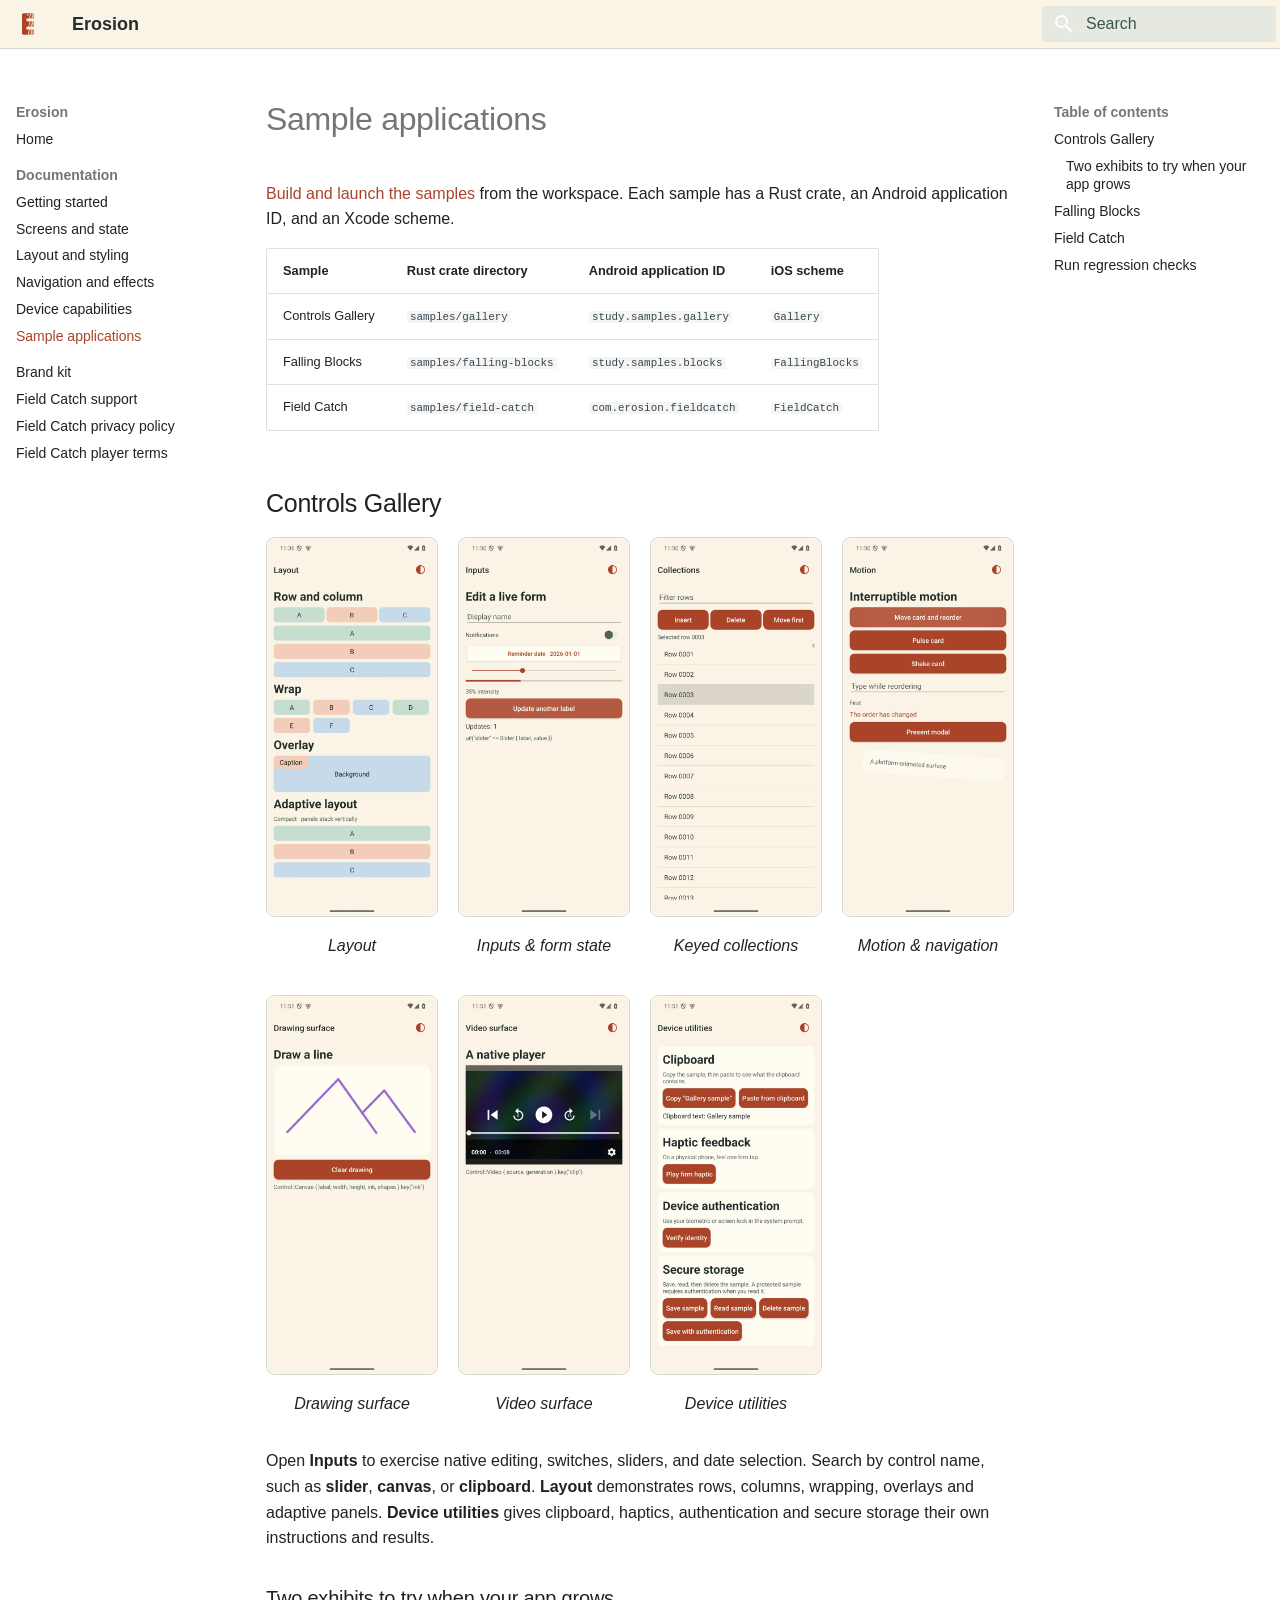
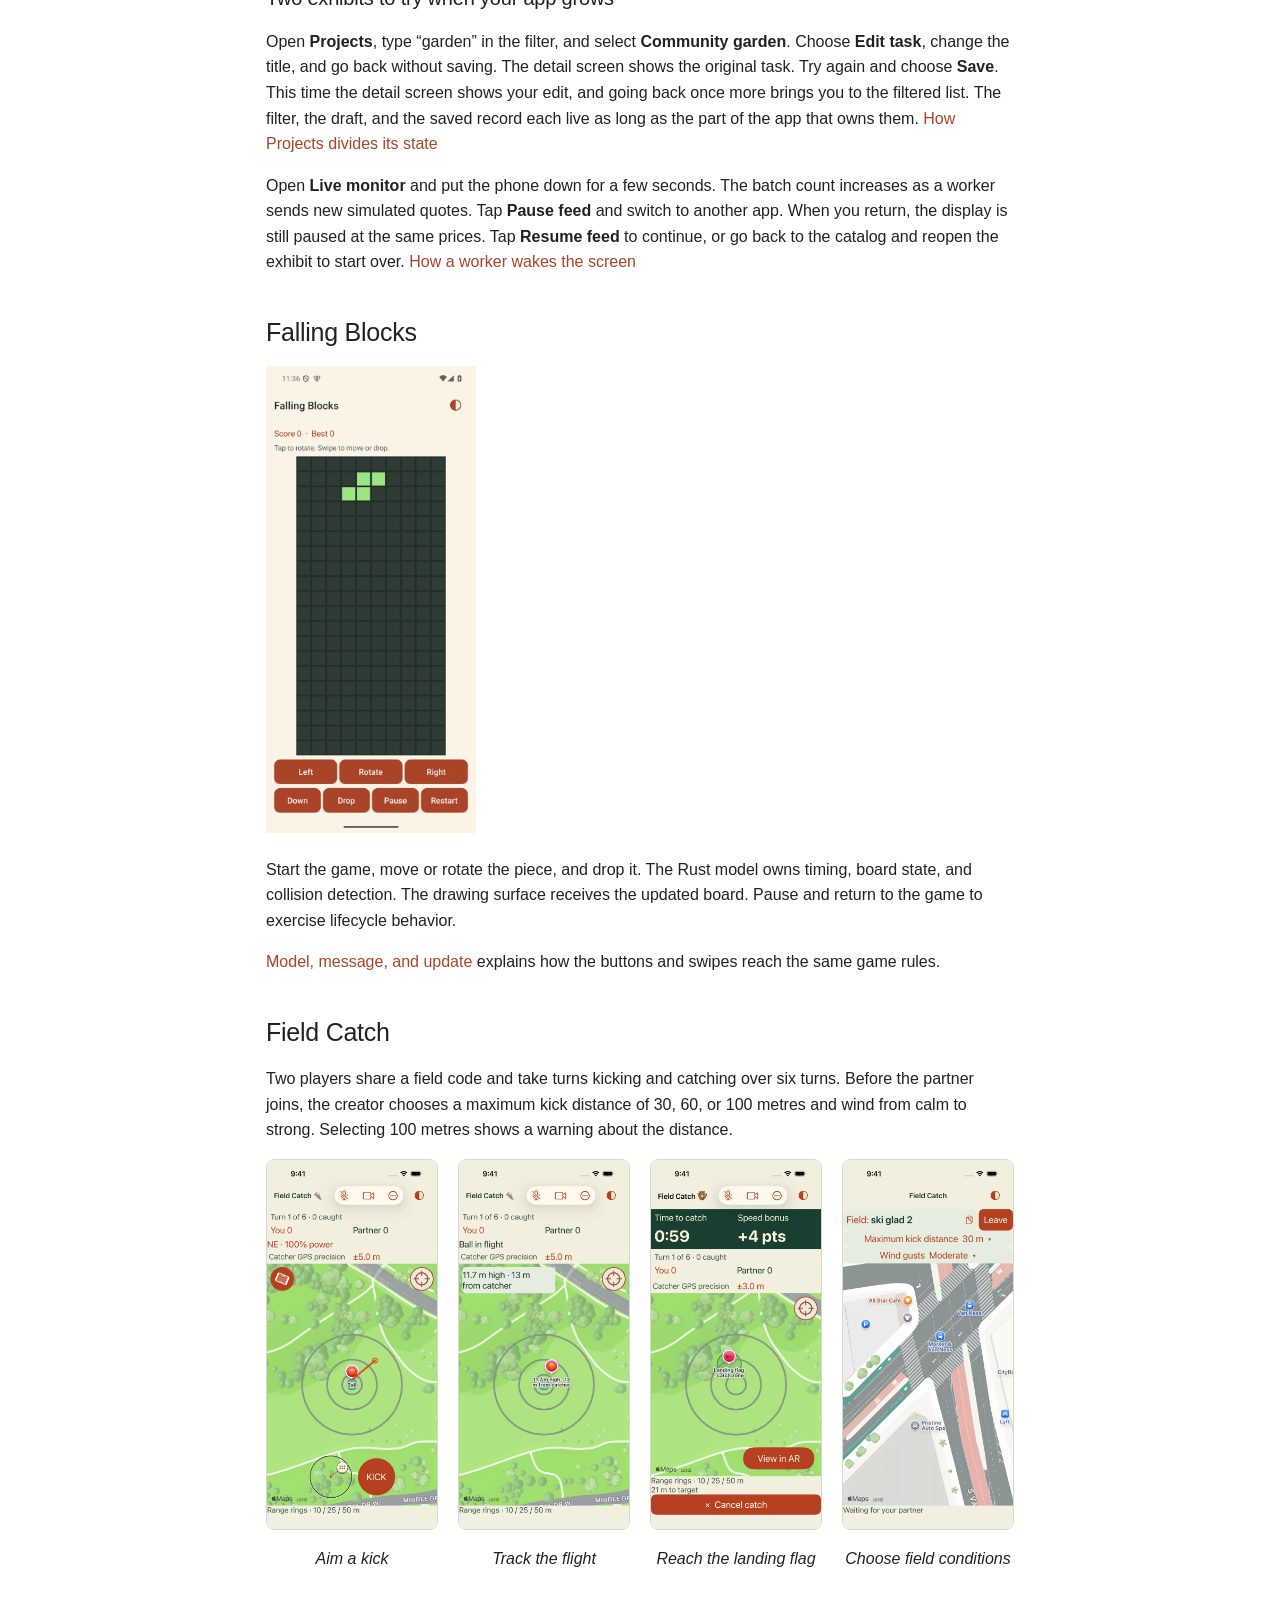
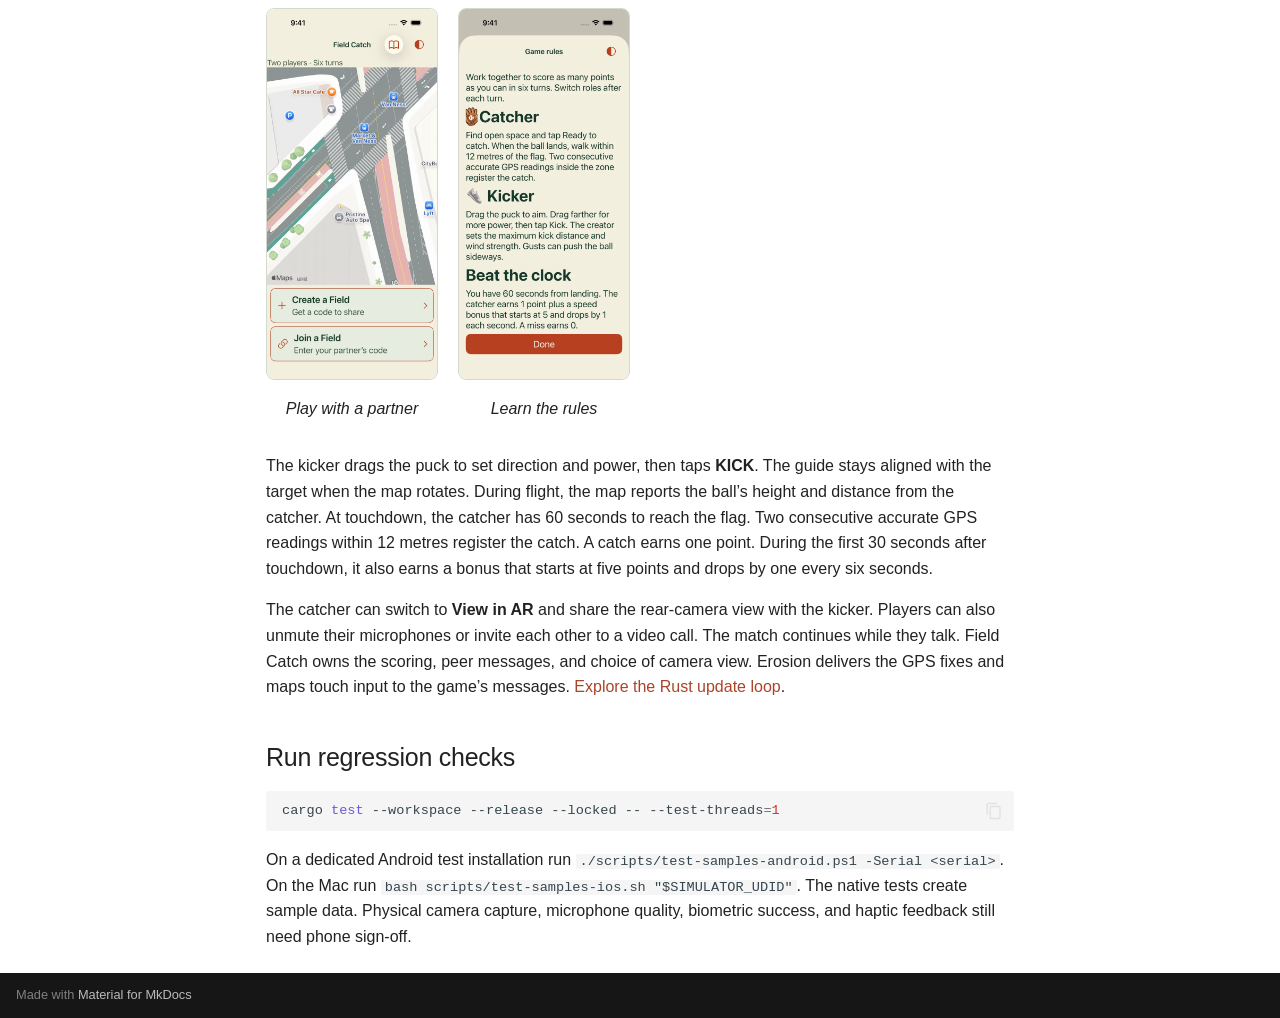
<file: samples.html>
<!doctype html>
<html lang="en" class="no-js">
  <head>
    
      <meta charset="utf-8">
      <meta name="viewport" content="width=device-width,initial-scale=1">
      
        <meta name="description" content="Use Erosion to build native iOS and Android screens, state, and navigation in Rust.">
      
      
      
        <link rel="canonical" href="https://fwaris.github.io/erosion-site/samples.html">
      
      
        <link rel="prev" href="devices.html">
      
      
        <link rel="next" href="brand.html">
      
      
      <link rel="icon" href="assets/brand/erosion-mark.svg">
      <meta name="generator" content="mkdocs-1.6.1, mkdocs-material-9.6.22">
    
    
      
        <title>Sample applications - Erosion</title>
      
    
    
      <link rel="stylesheet" href="assets/stylesheets/main.84d31ad4.min.css">
      
      


    
    
      
    
    
      
    
    
      <link rel="stylesheet" href="assets/brand/palette.css">
    
      <link rel="stylesheet" href="assets/erosion.css">
    
    <script>__md_scope=new URL(".",location),__md_hash=e=>[...e].reduce(((e,_)=>(e<<5)-e+_.charCodeAt(0)),0),__md_get=(e,_=localStorage,t=__md_scope)=>JSON.parse(_.getItem(t.pathname+"."+e)),__md_set=(e,_,t=localStorage,a=__md_scope)=>{try{t.setItem(a.pathname+"."+e,JSON.stringify(_))}catch(e){}}</script>
    
      

    
    
    
  </head>
  
  
    <body dir="ltr">
  
    
    <input class="md-toggle" data-md-toggle="drawer" type="checkbox" id="__drawer" autocomplete="off">
    <input class="md-toggle" data-md-toggle="search" type="checkbox" id="__search" autocomplete="off">
    <label class="md-overlay" for="__drawer"></label>
    <div data-md-component="skip">
      
        
        <a href="#sample-applications" class="md-skip">
          Skip to content
        </a>
      
    </div>
    <div data-md-component="announce">
      
    </div>
    
    
      

  

<header class="md-header md-header--shadow" data-md-component="header">
  <nav class="md-header__inner md-grid" aria-label="Header">
    <a href="index.html" title="Erosion" class="md-header__button md-logo" aria-label="Erosion" data-md-component="logo">
      
  <img src="assets/brand/erosion-mark.svg" alt="logo">

    </a>
    <label class="md-header__button md-icon" for="__drawer">
      
      <svg xmlns="http://www.w3.org/2000/svg" viewBox="0 0 24 24"><path d="M3 6h18v2H3zm0 5h18v2H3zm0 5h18v2H3z"/></svg>
    </label>
    <div class="md-header__title" data-md-component="header-title">
      <div class="md-header__ellipsis">
        <div class="md-header__topic">
          <span class="md-ellipsis">
            Erosion
          </span>
        </div>
        <div class="md-header__topic" data-md-component="header-topic">
          <span class="md-ellipsis">
            
              Sample applications
            
          </span>
        </div>
      </div>
    </div>
    
    
      <script>var palette=__md_get("__palette");if(palette&&palette.color){if("(prefers-color-scheme)"===palette.color.media){var media=matchMedia("(prefers-color-scheme: light)"),input=document.querySelector(media.matches?"[data-md-color-media='(prefers-color-scheme: light)']":"[data-md-color-media='(prefers-color-scheme: dark)']");palette.color.media=input.getAttribute("data-md-color-media"),palette.color.scheme=input.getAttribute("data-md-color-scheme"),palette.color.primary=input.getAttribute("data-md-color-primary"),palette.color.accent=input.getAttribute("data-md-color-accent")}for(var[key,value]of Object.entries(palette.color))document.body.setAttribute("data-md-color-"+key,value)}</script>
    
    
    
      
      
        <label class="md-header__button md-icon" for="__search">
          
          <svg xmlns="http://www.w3.org/2000/svg" viewBox="0 0 24 24"><path d="M9.5 3A6.5 6.5 0 0 1 16 9.5c0 1.61-.59 3.09-1.56 4.23l.27.27h.79l5 5-1.5 1.5-5-5v-.79l-.27-.27A6.52 6.52 0 0 1 9.5 16 6.5 6.5 0 0 1 3 9.5 6.5 6.5 0 0 1 9.5 3m0 2C7 5 5 7 5 9.5S7 14 9.5 14 14 12 14 9.5 12 5 9.5 5"/></svg>
        </label>
        <div class="md-search" data-md-component="search" role="dialog">
  <label class="md-search__overlay" for="__search"></label>
  <div class="md-search__inner" role="search">
    <form class="md-search__form" name="search">
      <input type="text" class="md-search__input" name="query" aria-label="Search" placeholder="Search" autocapitalize="off" autocorrect="off" autocomplete="off" spellcheck="false" data-md-component="search-query" required>
      <label class="md-search__icon md-icon" for="__search">
        
        <svg xmlns="http://www.w3.org/2000/svg" viewBox="0 0 24 24"><path d="M9.5 3A6.5 6.5 0 0 1 16 9.5c0 1.61-.59 3.09-1.56 4.23l.27.27h.79l5 5-1.5 1.5-5-5v-.79l-.27-.27A6.52 6.52 0 0 1 9.5 16 6.5 6.5 0 0 1 3 9.5 6.5 6.5 0 0 1 9.5 3m0 2C7 5 5 7 5 9.5S7 14 9.5 14 14 12 14 9.5 12 5 9.5 5"/></svg>
        
        <svg xmlns="http://www.w3.org/2000/svg" viewBox="0 0 24 24"><path d="M20 11v2H8l5.5 5.5-1.42 1.42L4.16 12l7.92-7.92L13.5 5.5 8 11z"/></svg>
      </label>
      <nav class="md-search__options" aria-label="Search">
        
        <button type="reset" class="md-search__icon md-icon" title="Clear" aria-label="Clear" tabindex="-1">
          
          <svg xmlns="http://www.w3.org/2000/svg" viewBox="0 0 24 24"><path d="M19 6.41 17.59 5 12 10.59 6.41 5 5 6.41 10.59 12 5 17.59 6.41 19 12 13.41 17.59 19 19 17.59 13.41 12z"/></svg>
        </button>
      </nav>
      
    </form>
    <div class="md-search__output">
      <div class="md-search__scrollwrap" tabindex="0" data-md-scrollfix>
        <div class="md-search-result" data-md-component="search-result">
          <div class="md-search-result__meta">
            Initializing search
          </div>
          <ol class="md-search-result__list" role="presentation"></ol>
        </div>
      </div>
    </div>
  </div>
</div>
      
    
    
  </nav>
  
</header>
    
    <div class="md-container" data-md-component="container">
      
      
        
          
        
      
      <main class="md-main" data-md-component="main">
        <div class="md-main__inner md-grid">
          
            
              
              <div class="md-sidebar md-sidebar--primary" data-md-component="sidebar" data-md-type="navigation" >
                <div class="md-sidebar__scrollwrap">
                  <div class="md-sidebar__inner">
                    



<nav class="md-nav md-nav--primary" aria-label="Navigation" data-md-level="0">
  <label class="md-nav__title" for="__drawer">
    <a href="index.html" title="Erosion" class="md-nav__button md-logo" aria-label="Erosion" data-md-component="logo">
      
  <img src="assets/brand/erosion-mark.svg" alt="logo">

    </a>
    Erosion
  </label>
  
  <ul class="md-nav__list" data-md-scrollfix>
    
      
      
  
  
  
  
    <li class="md-nav__item">
      <a href="index.html" class="md-nav__link">
        
  
  
  <span class="md-ellipsis">
    Home
    
  </span>
  

      </a>
    </li>
  

    
      
      
  
  
    
  
  
  
    
    
    
    
      
        
        
      
    
    
    <li class="md-nav__item md-nav__item--active md-nav__item--section md-nav__item--nested">
      
        
        
        <input class="md-nav__toggle md-toggle " type="checkbox" id="__nav_2" checked>
        
          
          <label class="md-nav__link" for="__nav_2" id="__nav_2_label" tabindex="">
            
  
  
  <span class="md-ellipsis">
    Documentation
    
  </span>
  

            <span class="md-nav__icon md-icon"></span>
          </label>
        
        <nav class="md-nav" data-md-level="1" aria-labelledby="__nav_2_label" aria-expanded="true">
          <label class="md-nav__title" for="__nav_2">
            <span class="md-nav__icon md-icon"></span>
            Documentation
          </label>
          <ul class="md-nav__list" data-md-scrollfix>
            
              
                
  
  
  
  
    <li class="md-nav__item">
      <a href="getting-started.html" class="md-nav__link">
        
  
  
  <span class="md-ellipsis">
    Getting started
    
  </span>
  

      </a>
    </li>
  

              
            
              
                
  
  
  
  
    <li class="md-nav__item">
      <a href="screens.html" class="md-nav__link">
        
  
  
  <span class="md-ellipsis">
    Screens and state
    
  </span>
  

      </a>
    </li>
  

              
            
              
                
  
  
  
  
    <li class="md-nav__item">
      <a href="styling.html" class="md-nav__link">
        
  
  
  <span class="md-ellipsis">
    Layout and styling
    
  </span>
  

      </a>
    </li>
  

              
            
              
                
  
  
  
  
    <li class="md-nav__item">
      <a href="navigation.html" class="md-nav__link">
        
  
  
  <span class="md-ellipsis">
    Navigation and effects
    
  </span>
  

      </a>
    </li>
  

              
            
              
                
  
  
  
  
    <li class="md-nav__item">
      <a href="devices.html" class="md-nav__link">
        
  
  
  <span class="md-ellipsis">
    Device capabilities
    
  </span>
  

      </a>
    </li>
  

              
            
              
                
  
  
    
  
  
  
    <li class="md-nav__item md-nav__item--active">
      
      <input class="md-nav__toggle md-toggle" type="checkbox" id="__toc">
      
      
        
      
      
        <label class="md-nav__link md-nav__link--active" for="__toc">
          
  
  
  <span class="md-ellipsis">
    Sample applications
    
  </span>
  

          <span class="md-nav__icon md-icon"></span>
        </label>
      
      <a href="samples.html" class="md-nav__link md-nav__link--active">
        
  
  
  <span class="md-ellipsis">
    Sample applications
    
  </span>
  

      </a>
      
        

<nav class="md-nav md-nav--secondary" aria-label="Table of contents">
  
  
  
    
  
  
    <label class="md-nav__title" for="__toc">
      <span class="md-nav__icon md-icon"></span>
      Table of contents
    </label>
    <ul class="md-nav__list" data-md-component="toc" data-md-scrollfix>
      
        <li class="md-nav__item">
  <a href="#controls-gallery" class="md-nav__link">
    <span class="md-ellipsis">
      Controls Gallery
    </span>
  </a>
  
    <nav class="md-nav" aria-label="Controls Gallery">
      <ul class="md-nav__list">
        
          <li class="md-nav__item">
  <a href="#two-exhibits-to-try-when-your-app-grows" class="md-nav__link">
    <span class="md-ellipsis">
      Two exhibits to try when your app grows
    </span>
  </a>
  
</li>
        
      </ul>
    </nav>
  
</li>
      
        <li class="md-nav__item">
  <a href="#falling-blocks" class="md-nav__link">
    <span class="md-ellipsis">
      Falling Blocks
    </span>
  </a>
  
</li>
      
        <li class="md-nav__item">
  <a href="#field-catch" class="md-nav__link">
    <span class="md-ellipsis">
      Field Catch
    </span>
  </a>
  
</li>
      
        <li class="md-nav__item">
  <a href="#run-regression-checks" class="md-nav__link">
    <span class="md-ellipsis">
      Run regression checks
    </span>
  </a>
  
</li>
      
    </ul>
  
</nav>
      
    </li>
  

              
            
          </ul>
        </nav>
      
    </li>
  

    
      
      
  
  
  
  
    <li class="md-nav__item">
      <a href="brand.html" class="md-nav__link">
        
  
  
  <span class="md-ellipsis">
    Brand kit
    
  </span>
  

      </a>
    </li>
  

    
      
      
  
  
  
  
    <li class="md-nav__item">
      <a href="field-catch-support.html" class="md-nav__link">
        
  
  
  <span class="md-ellipsis">
    Field Catch support
    
  </span>
  

      </a>
    </li>
  

    
      
      
  
  
  
  
    <li class="md-nav__item">
      <a href="field-catch-privacy.html" class="md-nav__link">
        
  
  
  <span class="md-ellipsis">
    Field Catch privacy policy
    
  </span>
  

      </a>
    </li>
  

    
      
      
  
  
  
  
    <li class="md-nav__item">
      <a href="field-catch-eula.html" class="md-nav__link">
        
  
  
  <span class="md-ellipsis">
    Field Catch player terms
    
  </span>
  

      </a>
    </li>
  

    
  </ul>
</nav>
                  </div>
                </div>
              </div>
            
            
              
              <div class="md-sidebar md-sidebar--secondary" data-md-component="sidebar" data-md-type="toc" >
                <div class="md-sidebar__scrollwrap">
                  <div class="md-sidebar__inner">
                    

<nav class="md-nav md-nav--secondary" aria-label="Table of contents">
  
  
  
    
  
  
    <label class="md-nav__title" for="__toc">
      <span class="md-nav__icon md-icon"></span>
      Table of contents
    </label>
    <ul class="md-nav__list" data-md-component="toc" data-md-scrollfix>
      
        <li class="md-nav__item">
  <a href="#controls-gallery" class="md-nav__link">
    <span class="md-ellipsis">
      Controls Gallery
    </span>
  </a>
  
    <nav class="md-nav" aria-label="Controls Gallery">
      <ul class="md-nav__list">
        
          <li class="md-nav__item">
  <a href="#two-exhibits-to-try-when-your-app-grows" class="md-nav__link">
    <span class="md-ellipsis">
      Two exhibits to try when your app grows
    </span>
  </a>
  
</li>
        
      </ul>
    </nav>
  
</li>
      
        <li class="md-nav__item">
  <a href="#falling-blocks" class="md-nav__link">
    <span class="md-ellipsis">
      Falling Blocks
    </span>
  </a>
  
</li>
      
        <li class="md-nav__item">
  <a href="#field-catch" class="md-nav__link">
    <span class="md-ellipsis">
      Field Catch
    </span>
  </a>
  
</li>
      
        <li class="md-nav__item">
  <a href="#run-regression-checks" class="md-nav__link">
    <span class="md-ellipsis">
      Run regression checks
    </span>
  </a>
  
</li>
      
    </ul>
  
</nav>
                  </div>
                </div>
              </div>
            
          
          
            <div class="md-content" data-md-component="content">
              <article class="md-content__inner md-typeset">
                
                  



<h1 id="sample-applications">Sample applications<a class="headerlink" href="#sample-applications" title="Permanent link">&para;</a></h1>
<p><a href="getting-started.html">Build and launch the samples</a> from the workspace. Each sample has a Rust crate, an Android application ID, and an Xcode scheme.</p>
<table>
<thead>
<tr>
<th>Sample</th>
<th>Rust crate directory</th>
<th>Android application ID</th>
<th>iOS scheme</th>
</tr>
</thead>
<tbody>
<tr>
<td>Controls Gallery</td>
<td><code>samples/gallery</code></td>
<td><code>study.samples.gallery</code></td>
<td><code>Gallery</code></td>
</tr>
<tr>
<td>Falling Blocks</td>
<td><code>samples/falling-blocks</code></td>
<td><code>study.samples.blocks</code></td>
<td><code>FallingBlocks</code></td>
</tr>
<tr>
<td>Field Catch</td>
<td><code>samples/field-catch</code></td>
<td><code>com.erosion.fieldcatch</code></td>
<td><code>FieldCatch</code></td>
</tr>
</tbody>
</table>
<h2 id="controls-gallery">Controls Gallery<a class="headerlink" href="#controls-gallery" title="Permanent link">&para;</a></h2>
<div class="gallery-exhibits">
  <figure><a href="assets/gallery-layout.webp"><img src="assets/gallery-layout.webp" loading="lazy" alt="Open full-size Layout screenshot"></a><figcaption>Layout</figcaption></figure>
  <figure><a href="assets/gallery-inputs.webp"><img src="assets/gallery-inputs.webp" loading="lazy" alt="Open full-size Inputs &amp; form state screenshot"></a><figcaption>Inputs &amp; form state</figcaption></figure>
  <figure><a href="assets/gallery-collections.webp"><img src="assets/gallery-collections.webp" loading="lazy" alt="Open full-size Keyed collections screenshot"></a><figcaption>Keyed collections</figcaption></figure>
  <figure><a href="assets/gallery-motion.webp"><img src="assets/gallery-motion.webp" loading="lazy" alt="Open full-size Motion &amp; navigation screenshot"></a><figcaption>Motion &amp; navigation</figcaption></figure>
  <figure><a href="assets/gallery-drawing.webp"><img src="assets/gallery-drawing.webp" loading="lazy" alt="Open full-size Drawing surface screenshot"></a><figcaption>Drawing surface</figcaption></figure>
  <figure><a href="assets/gallery-video.webp"><img src="assets/gallery-video.webp" loading="lazy" alt="Open full-size Video surface screenshot"></a><figcaption>Video surface</figcaption></figure>
  <figure><a href="assets/gallery-utilities.webp"><img src="assets/gallery-utilities.webp" loading="lazy" alt="Open full-size Device utilities screenshot"></a><figcaption>Device utilities</figcaption></figure>
</div>

<p>Open <strong>Inputs</strong> to exercise native editing, switches, sliders, and date selection. Search by control name, such as <strong>slider</strong>, <strong>canvas</strong>, or <strong>clipboard</strong>. <strong>Layout</strong> demonstrates rows, columns, wrapping, overlays and adaptive panels. <strong>Device utilities</strong> gives clipboard, haptics, authentication and secure storage their own instructions and results.</p>
<h3 id="two-exhibits-to-try-when-your-app-grows">Two exhibits to try when your app grows<a class="headerlink" href="#two-exhibits-to-try-when-your-app-grows" title="Permanent link">&para;</a></h3>
<p>Open <strong>Projects</strong>, type “garden” in the filter, and select <strong>Community garden</strong>. Choose <strong>Edit task</strong>, change the title, and go back without saving. The detail screen shows the original task. Try again and choose <strong>Save</strong>. This time the detail screen shows your edit, and going back once more brings you to the filtered list. The filter, the draft, and the saved record each live as long as the part of the app that owns them. <a href="navigation.html#give-each-section-its-own-model">How Projects divides its state</a></p>
<p>Open <strong>Live monitor</strong> and put the phone down for a few seconds. The batch count increases as a worker sends new simulated quotes. Tap <strong>Pause feed</strong> and switch to another app. When you return, the display is still paused at the same prices. Tap <strong>Resume feed</strong> to continue, or go back to the catalog and reopen the exhibit to start over. <a href="navigation.html#receive-messages-from-background-work">How a worker wakes the screen</a></p>
<h2 id="falling-blocks">Falling Blocks<a class="headerlink" href="#falling-blocks" title="Permanent link">&para;</a></h2>
<p><img src="assets/blocks-game.webp" width="210" loading="lazy" alt="Falling Blocks board with movement and rotation controls"></p>
<p>Start the game, move or rotate the piece, and drop it. The Rust model owns timing, board state, and collision detection. The drawing surface receives the updated board. Pause and return to the game to exercise lifecycle behavior.</p>
<p><a href="screens.html#model-message-and-update">Model, message, and update</a> explains how the buttons and swipes reach the same game rules.</p>
<h2 id="field-catch">Field Catch<a class="headerlink" href="#field-catch" title="Permanent link">&para;</a></h2>
<p>Two players share a field code and take turns kicking and catching over six turns. Before the partner joins, the creator chooses a maximum kick distance of 30, 60, or 100 metres and wind from calm to strong. Selecting 100 metres shows a warning about the distance.</p>
<div class="gallery-exhibits">
  <figure><a href="assets/field-catch-aim.webp"><img src="assets/field-catch-aim.webp" loading="lazy" alt="Aiming puck and kick guide beside the ball on the map"></a><figcaption>Aim a kick</figcaption></figure>
  <figure><a href="assets/field-catch-flight.webp"><img src="assets/field-catch-flight.webp" loading="lazy" alt="Ball in flight with height and distance from the catcher"></a><figcaption>Track the flight</figcaption></figure>
  <figure><a href="assets/field-catch-catch.webp"><img src="assets/field-catch-catch.webp" loading="lazy" alt="Landing flag, catch timer and speed bonus on the catcher’s map"></a><figcaption>Reach the landing flag</figcaption></figure>
  <figure><a href="assets/field-catch-field-settings.webp"><img src="assets/field-catch-field-settings.webp" loading="lazy" alt="Field invitation with maximum kick distance and wind menus"></a><figcaption>Choose field conditions</figcaption></figure>
  <figure><a href="assets/field-catch-lobby.webp"><img src="assets/field-catch-lobby.webp" loading="lazy" alt="Create a Field and Join a Field actions below the map"></a><figcaption>Play with a partner</figcaption></figure>
  <figure><a href="assets/field-catch-rules.webp"><img src="assets/field-catch-rules.webp" loading="lazy" alt="Game rules sheet describing both roles and the speed bonus"></a><figcaption>Learn the rules</figcaption></figure>
</div>

<p>The kicker drags the puck to set direction and power, then taps <strong>KICK</strong>. The guide stays aligned with the target when the map rotates. During flight, the map reports the ball’s height and distance from the catcher. At touchdown, the catcher has 60 seconds to reach the flag. Two consecutive accurate GPS readings within 12 metres register the catch. A catch earns one point. During the first 30 seconds after touchdown, it also earns a bonus that starts at five points and drops by one every six seconds.</p>
<p>The catcher can switch to <strong>View in AR</strong> and share the rear-camera view with the kicker. Players can also unmute their microphones or invite each other to a video call. The match continues while they talk. Field Catch owns the scoring, peer messages, and choice of camera view. Erosion delivers the GPS fixes and maps touch input to the game’s messages. <a href="screens.html#model-message-and-update">Explore the Rust update loop</a>.</p>
<h2 id="run-regression-checks">Run regression checks<a class="headerlink" href="#run-regression-checks" title="Permanent link">&para;</a></h2>
<div class="highlight"><pre><span></span><code>cargo<span class="w"> </span><span class="nb">test</span><span class="w"> </span>--workspace<span class="w"> </span>--release<span class="w"> </span>--locked<span class="w"> </span>--<span class="w"> </span>--test-threads<span class="o">=</span><span class="m">1</span>
</code></pre></div>
<p>On a dedicated Android test installation run <code>./scripts/test-samples-android.ps1 -Serial &lt;serial&gt;</code>. On the Mac run <code>bash scripts/test-samples-ios.sh "$SIMULATOR_UDID"</code>. The native tests create sample data. Physical camera capture, microphone quality, biometric success, and haptic feedback still need phone sign-off.</p>












                
              </article>
            </div>
          
          
<script>var target=document.getElementById(location.hash.slice(1));target&&target.name&&(target.checked=target.name.startsWith("__tabbed_"))</script>
        </div>
        
      </main>
      
        <footer class="md-footer">
  
  <div class="md-footer-meta md-typeset">
    <div class="md-footer-meta__inner md-grid">
      <div class="md-copyright">
  
  
    Made with
    <a href="https://squidfunk.github.io/mkdocs-material/" target="_blank" rel="noopener">
      Material for MkDocs
    </a>
  
</div>
      
    </div>
  </div>
</footer>
      
    </div>
    <div class="md-dialog" data-md-component="dialog">
      <div class="md-dialog__inner md-typeset"></div>
    </div>
    
    
    
      
      <script id="__config" type="application/json">{"base": ".", "features": ["navigation.sections", "content.code.copy"], "search": "assets/javascripts/workers/search.973d3a69.min.js", "tags": null, "translations": {"clipboard.copied": "Copied to clipboard", "clipboard.copy": "Copy to clipboard", "search.result.more.one": "1 more on this page", "search.result.more.other": "# more on this page", "search.result.none": "No matching documents", "search.result.one": "1 matching document", "search.result.other": "# matching documents", "search.result.placeholder": "Type to start searching", "search.result.term.missing": "Missing", "select.version": "Select version"}, "version": null}</script>
    
    
      <script src="assets/javascripts/bundle.f55a23d4.min.js"></script>
      
    
  </body>
</html>
</file>
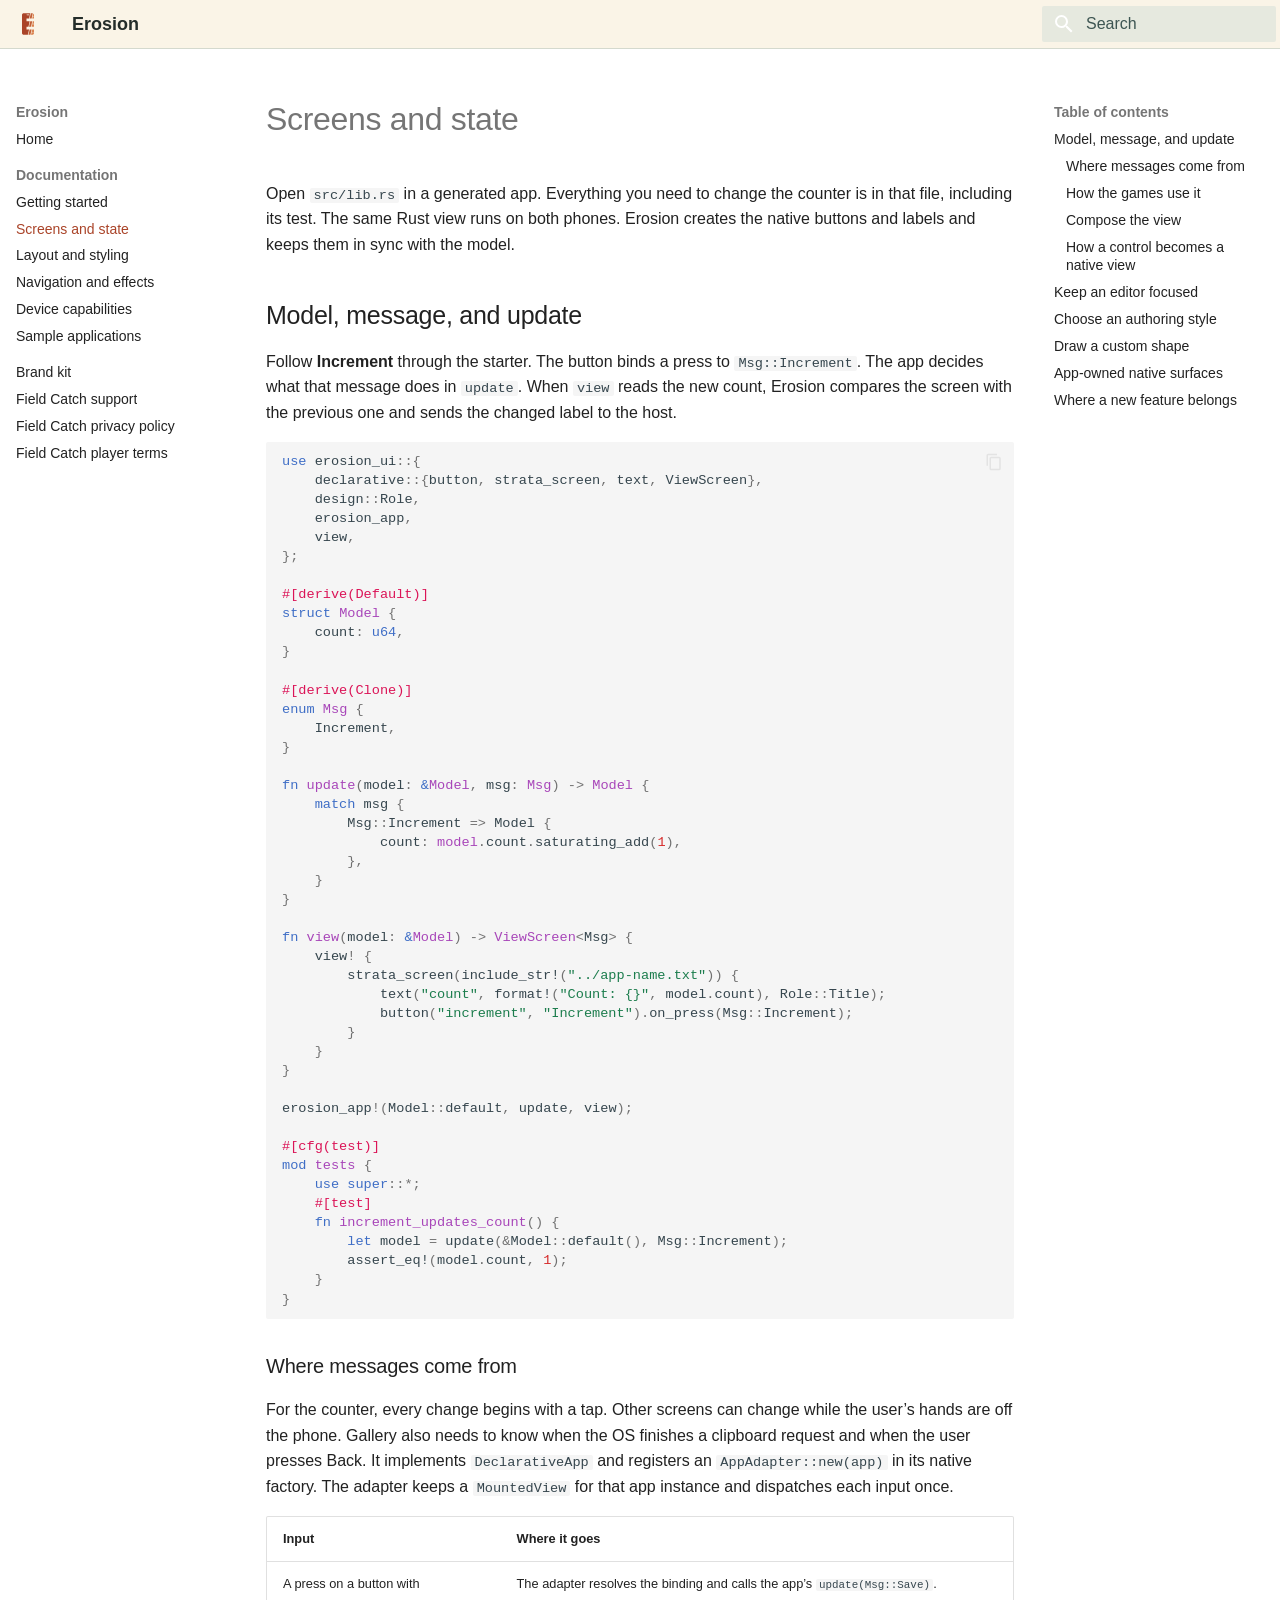
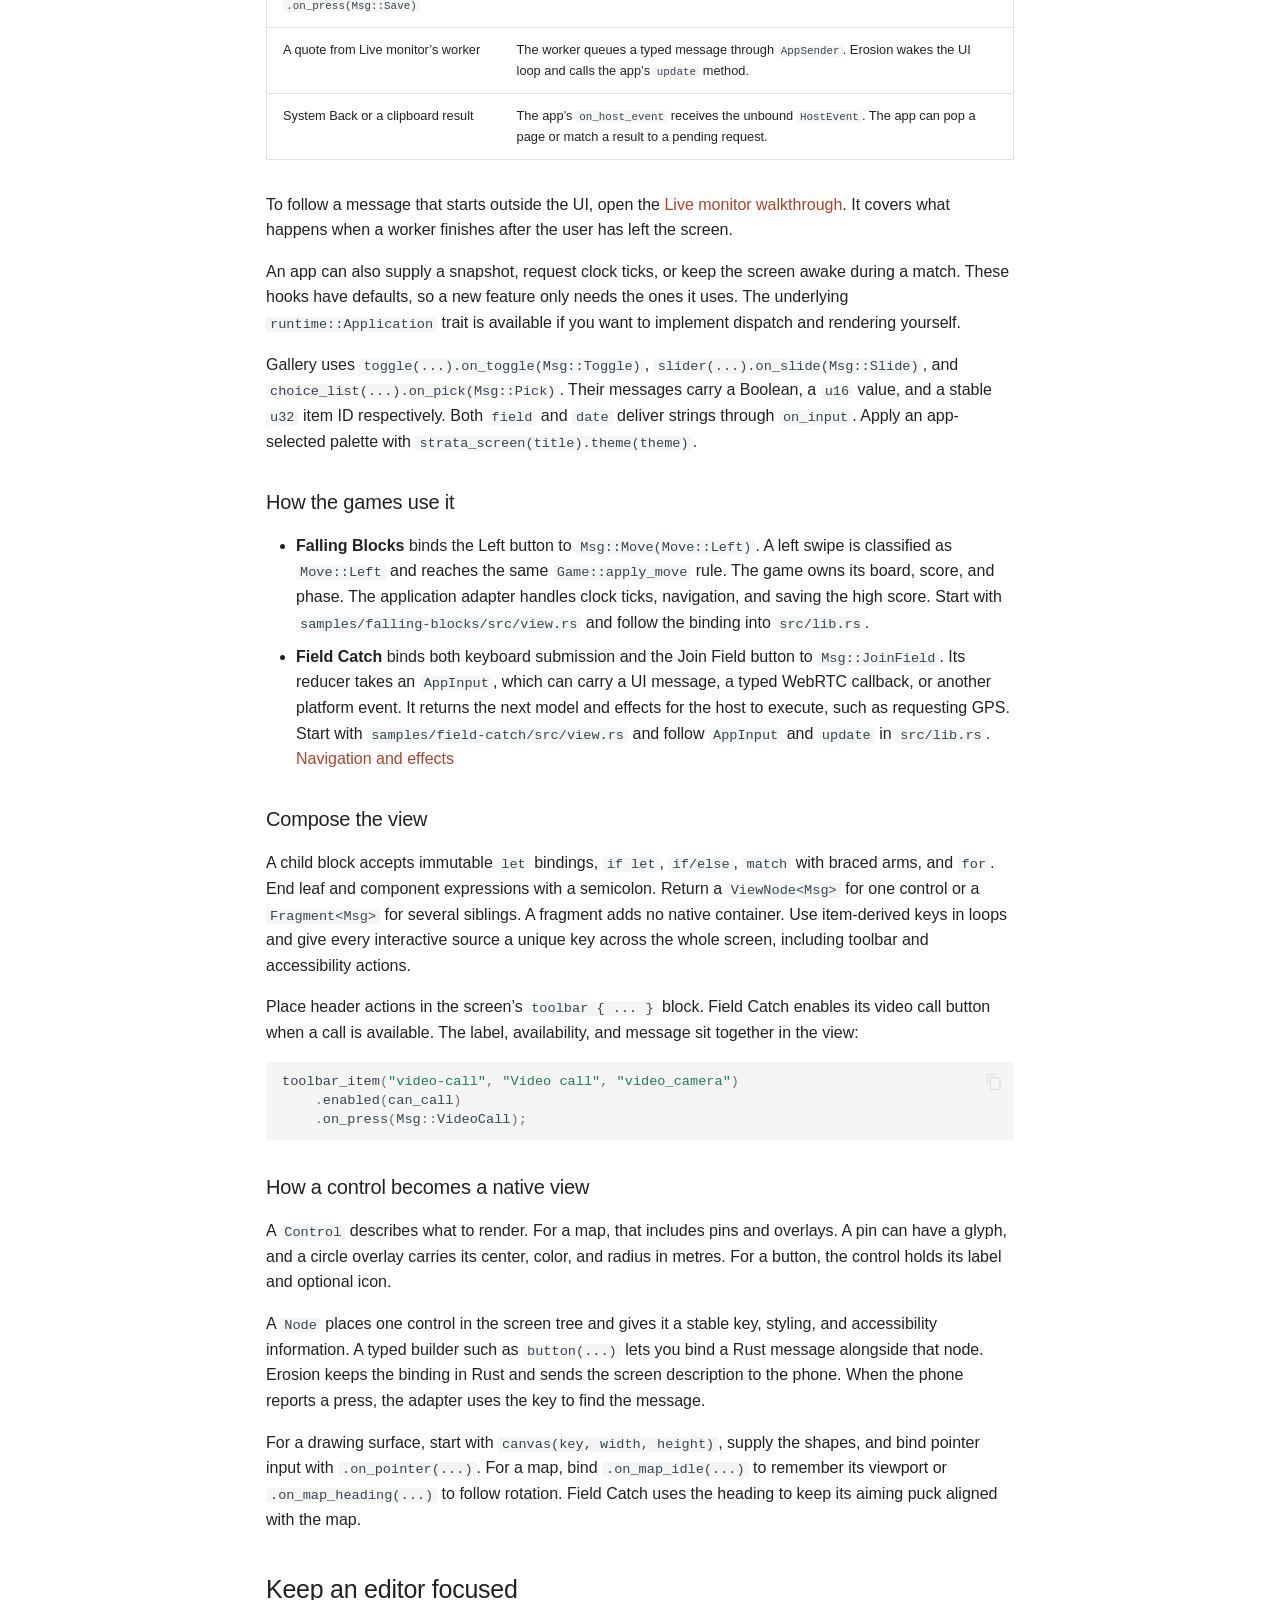
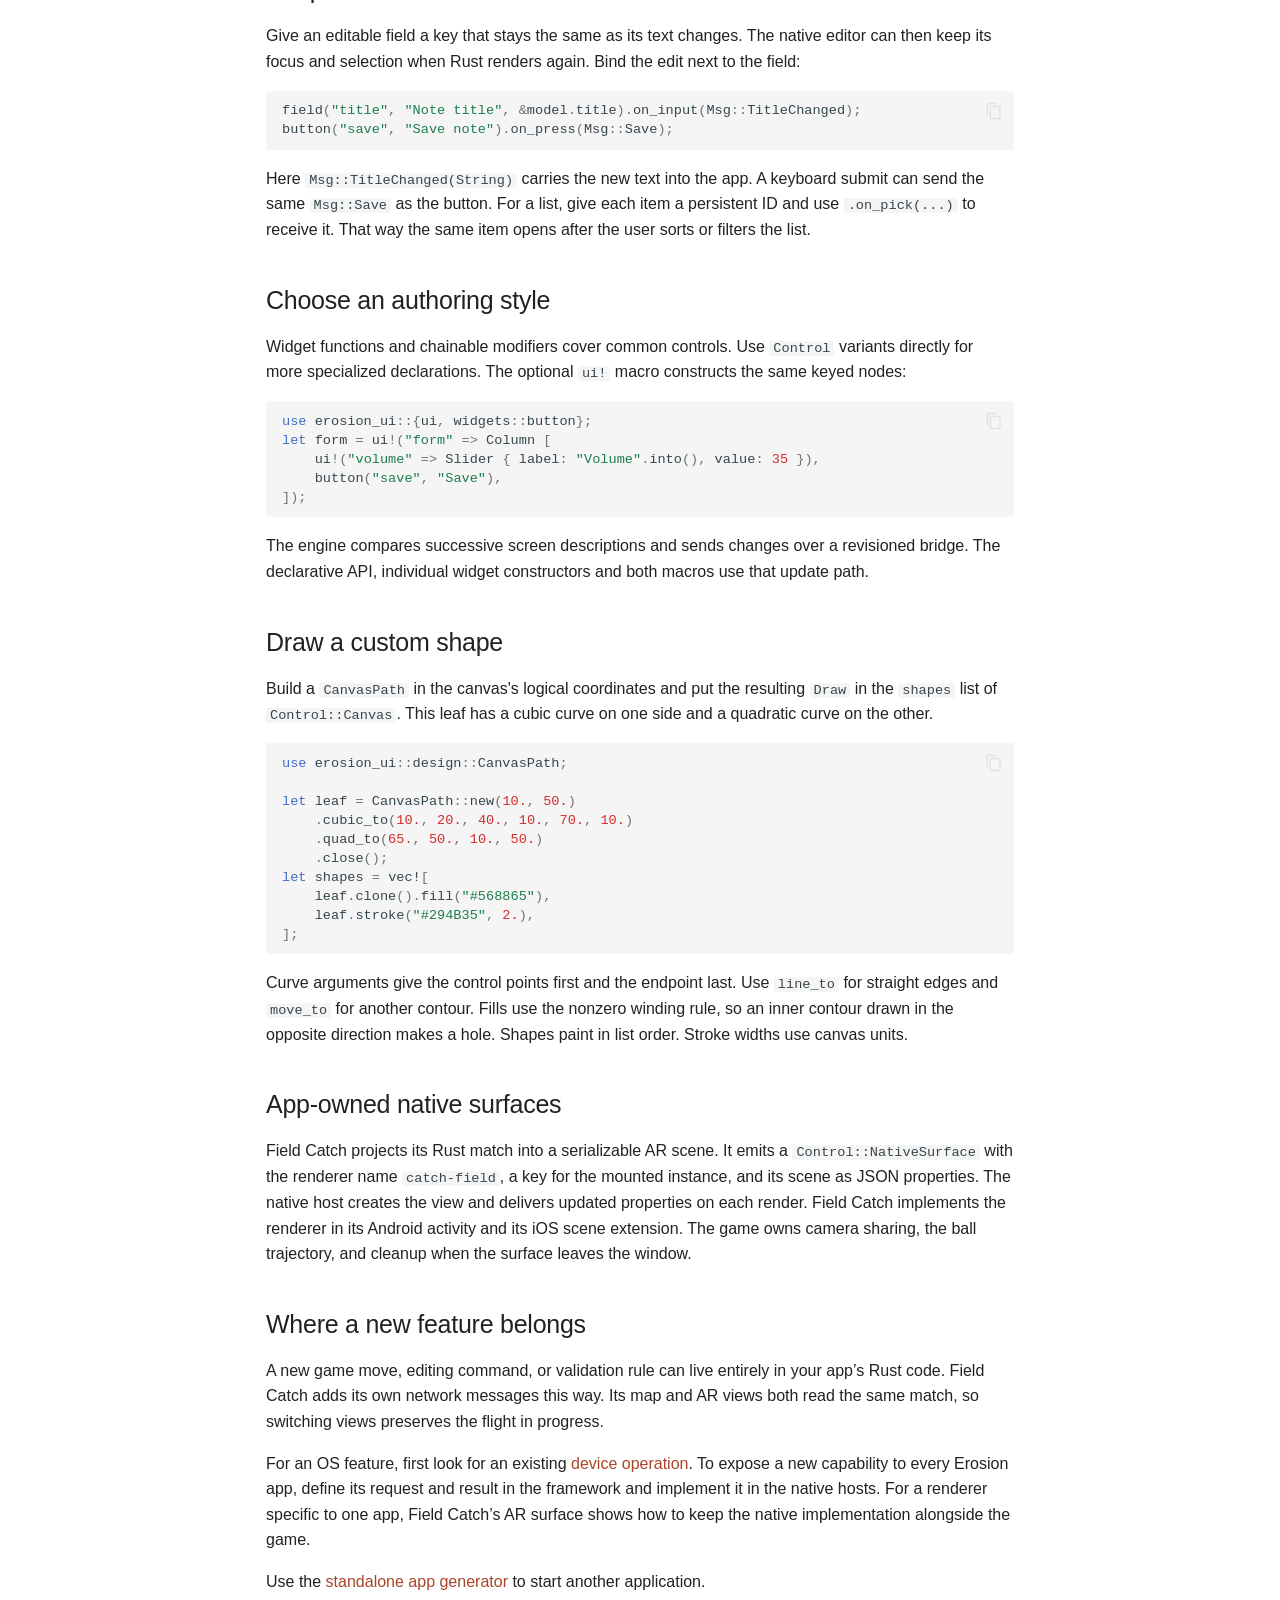
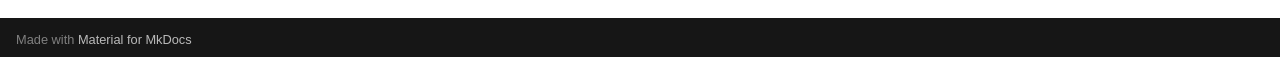
<file: screens.html>
<!doctype html>
<html lang="en" class="no-js">
  <head>
    
      <meta charset="utf-8">
      <meta name="viewport" content="width=device-width,initial-scale=1">
      
        <meta name="description" content="Use Erosion to build native iOS and Android screens, state, and navigation in Rust.">
      
      
      
        <link rel="canonical" href="https://fwaris.github.io/erosion-site/screens.html">
      
      
        <link rel="prev" href="getting-started.html">
      
      
        <link rel="next" href="styling.html">
      
      
      <link rel="icon" href="assets/brand/erosion-mark.svg">
      <meta name="generator" content="mkdocs-1.6.1, mkdocs-material-9.6.22">
    
    
      
        <title>Screens and state - Erosion</title>
      
    
    
      <link rel="stylesheet" href="assets/stylesheets/main.84d31ad4.min.css">
      
      


    
    
      
    
    
      
    
    
      <link rel="stylesheet" href="assets/brand/palette.css">
    
      <link rel="stylesheet" href="assets/erosion.css">
    
    <script>__md_scope=new URL(".",location),__md_hash=e=>[...e].reduce(((e,_)=>(e<<5)-e+_.charCodeAt(0)),0),__md_get=(e,_=localStorage,t=__md_scope)=>JSON.parse(_.getItem(t.pathname+"."+e)),__md_set=(e,_,t=localStorage,a=__md_scope)=>{try{t.setItem(a.pathname+"."+e,JSON.stringify(_))}catch(e){}}</script>
    
      

    
    
    
  </head>
  
  
    <body dir="ltr">
  
    
    <input class="md-toggle" data-md-toggle="drawer" type="checkbox" id="__drawer" autocomplete="off">
    <input class="md-toggle" data-md-toggle="search" type="checkbox" id="__search" autocomplete="off">
    <label class="md-overlay" for="__drawer"></label>
    <div data-md-component="skip">
      
        
        <a href="#screens-and-state" class="md-skip">
          Skip to content
        </a>
      
    </div>
    <div data-md-component="announce">
      
    </div>
    
    
      

  

<header class="md-header md-header--shadow" data-md-component="header">
  <nav class="md-header__inner md-grid" aria-label="Header">
    <a href="index.html" title="Erosion" class="md-header__button md-logo" aria-label="Erosion" data-md-component="logo">
      
  <img src="assets/brand/erosion-mark.svg" alt="logo">

    </a>
    <label class="md-header__button md-icon" for="__drawer">
      
      <svg xmlns="http://www.w3.org/2000/svg" viewBox="0 0 24 24"><path d="M3 6h18v2H3zm0 5h18v2H3zm0 5h18v2H3z"/></svg>
    </label>
    <div class="md-header__title" data-md-component="header-title">
      <div class="md-header__ellipsis">
        <div class="md-header__topic">
          <span class="md-ellipsis">
            Erosion
          </span>
        </div>
        <div class="md-header__topic" data-md-component="header-topic">
          <span class="md-ellipsis">
            
              Screens and state
            
          </span>
        </div>
      </div>
    </div>
    
    
      <script>var palette=__md_get("__palette");if(palette&&palette.color){if("(prefers-color-scheme)"===palette.color.media){var media=matchMedia("(prefers-color-scheme: light)"),input=document.querySelector(media.matches?"[data-md-color-media='(prefers-color-scheme: light)']":"[data-md-color-media='(prefers-color-scheme: dark)']");palette.color.media=input.getAttribute("data-md-color-media"),palette.color.scheme=input.getAttribute("data-md-color-scheme"),palette.color.primary=input.getAttribute("data-md-color-primary"),palette.color.accent=input.getAttribute("data-md-color-accent")}for(var[key,value]of Object.entries(palette.color))document.body.setAttribute("data-md-color-"+key,value)}</script>
    
    
    
      
      
        <label class="md-header__button md-icon" for="__search">
          
          <svg xmlns="http://www.w3.org/2000/svg" viewBox="0 0 24 24"><path d="M9.5 3A6.5 6.5 0 0 1 16 9.5c0 1.61-.59 3.09-1.56 4.23l.27.27h.79l5 5-1.5 1.5-5-5v-.79l-.27-.27A6.52 6.52 0 0 1 9.5 16 6.5 6.5 0 0 1 3 9.5 6.5 6.5 0 0 1 9.5 3m0 2C7 5 5 7 5 9.5S7 14 9.5 14 14 12 14 9.5 12 5 9.5 5"/></svg>
        </label>
        <div class="md-search" data-md-component="search" role="dialog">
  <label class="md-search__overlay" for="__search"></label>
  <div class="md-search__inner" role="search">
    <form class="md-search__form" name="search">
      <input type="text" class="md-search__input" name="query" aria-label="Search" placeholder="Search" autocapitalize="off" autocorrect="off" autocomplete="off" spellcheck="false" data-md-component="search-query" required>
      <label class="md-search__icon md-icon" for="__search">
        
        <svg xmlns="http://www.w3.org/2000/svg" viewBox="0 0 24 24"><path d="M9.5 3A6.5 6.5 0 0 1 16 9.5c0 1.61-.59 3.09-1.56 4.23l.27.27h.79l5 5-1.5 1.5-5-5v-.79l-.27-.27A6.52 6.52 0 0 1 9.5 16 6.5 6.5 0 0 1 3 9.5 6.5 6.5 0 0 1 9.5 3m0 2C7 5 5 7 5 9.5S7 14 9.5 14 14 12 14 9.5 12 5 9.5 5"/></svg>
        
        <svg xmlns="http://www.w3.org/2000/svg" viewBox="0 0 24 24"><path d="M20 11v2H8l5.5 5.5-1.42 1.42L4.16 12l7.92-7.92L13.5 5.5 8 11z"/></svg>
      </label>
      <nav class="md-search__options" aria-label="Search">
        
        <button type="reset" class="md-search__icon md-icon" title="Clear" aria-label="Clear" tabindex="-1">
          
          <svg xmlns="http://www.w3.org/2000/svg" viewBox="0 0 24 24"><path d="M19 6.41 17.59 5 12 10.59 6.41 5 5 6.41 10.59 12 5 17.59 6.41 19 12 13.41 17.59 19 19 17.59 13.41 12z"/></svg>
        </button>
      </nav>
      
    </form>
    <div class="md-search__output">
      <div class="md-search__scrollwrap" tabindex="0" data-md-scrollfix>
        <div class="md-search-result" data-md-component="search-result">
          <div class="md-search-result__meta">
            Initializing search
          </div>
          <ol class="md-search-result__list" role="presentation"></ol>
        </div>
      </div>
    </div>
  </div>
</div>
      
    
    
  </nav>
  
</header>
    
    <div class="md-container" data-md-component="container">
      
      
        
          
        
      
      <main class="md-main" data-md-component="main">
        <div class="md-main__inner md-grid">
          
            
              
              <div class="md-sidebar md-sidebar--primary" data-md-component="sidebar" data-md-type="navigation" >
                <div class="md-sidebar__scrollwrap">
                  <div class="md-sidebar__inner">
                    



<nav class="md-nav md-nav--primary" aria-label="Navigation" data-md-level="0">
  <label class="md-nav__title" for="__drawer">
    <a href="index.html" title="Erosion" class="md-nav__button md-logo" aria-label="Erosion" data-md-component="logo">
      
  <img src="assets/brand/erosion-mark.svg" alt="logo">

    </a>
    Erosion
  </label>
  
  <ul class="md-nav__list" data-md-scrollfix>
    
      
      
  
  
  
  
    <li class="md-nav__item">
      <a href="index.html" class="md-nav__link">
        
  
  
  <span class="md-ellipsis">
    Home
    
  </span>
  

      </a>
    </li>
  

    
      
      
  
  
    
  
  
  
    
    
    
    
      
        
        
      
    
    
    <li class="md-nav__item md-nav__item--active md-nav__item--section md-nav__item--nested">
      
        
        
        <input class="md-nav__toggle md-toggle " type="checkbox" id="__nav_2" checked>
        
          
          <label class="md-nav__link" for="__nav_2" id="__nav_2_label" tabindex="">
            
  
  
  <span class="md-ellipsis">
    Documentation
    
  </span>
  

            <span class="md-nav__icon md-icon"></span>
          </label>
        
        <nav class="md-nav" data-md-level="1" aria-labelledby="__nav_2_label" aria-expanded="true">
          <label class="md-nav__title" for="__nav_2">
            <span class="md-nav__icon md-icon"></span>
            Documentation
          </label>
          <ul class="md-nav__list" data-md-scrollfix>
            
              
                
  
  
  
  
    <li class="md-nav__item">
      <a href="getting-started.html" class="md-nav__link">
        
  
  
  <span class="md-ellipsis">
    Getting started
    
  </span>
  

      </a>
    </li>
  

              
            
              
                
  
  
    
  
  
  
    <li class="md-nav__item md-nav__item--active">
      
      <input class="md-nav__toggle md-toggle" type="checkbox" id="__toc">
      
      
        
      
      
        <label class="md-nav__link md-nav__link--active" for="__toc">
          
  
  
  <span class="md-ellipsis">
    Screens and state
    
  </span>
  

          <span class="md-nav__icon md-icon"></span>
        </label>
      
      <a href="screens.html" class="md-nav__link md-nav__link--active">
        
  
  
  <span class="md-ellipsis">
    Screens and state
    
  </span>
  

      </a>
      
        

<nav class="md-nav md-nav--secondary" aria-label="Table of contents">
  
  
  
    
  
  
    <label class="md-nav__title" for="__toc">
      <span class="md-nav__icon md-icon"></span>
      Table of contents
    </label>
    <ul class="md-nav__list" data-md-component="toc" data-md-scrollfix>
      
        <li class="md-nav__item">
  <a href="#model-message-and-update" class="md-nav__link">
    <span class="md-ellipsis">
      Model, message, and update
    </span>
  </a>
  
    <nav class="md-nav" aria-label="Model, message, and update">
      <ul class="md-nav__list">
        
          <li class="md-nav__item">
  <a href="#where-messages-come-from" class="md-nav__link">
    <span class="md-ellipsis">
      Where messages come from
    </span>
  </a>
  
</li>
        
          <li class="md-nav__item">
  <a href="#how-the-games-use-it" class="md-nav__link">
    <span class="md-ellipsis">
      How the games use it
    </span>
  </a>
  
</li>
        
          <li class="md-nav__item">
  <a href="#compose-the-view" class="md-nav__link">
    <span class="md-ellipsis">
      Compose the view
    </span>
  </a>
  
</li>
        
          <li class="md-nav__item">
  <a href="#how-a-control-becomes-a-native-view" class="md-nav__link">
    <span class="md-ellipsis">
      How a control becomes a native view
    </span>
  </a>
  
</li>
        
      </ul>
    </nav>
  
</li>
      
        <li class="md-nav__item">
  <a href="#keep-an-editor-focused" class="md-nav__link">
    <span class="md-ellipsis">
      Keep an editor focused
    </span>
  </a>
  
</li>
      
        <li class="md-nav__item">
  <a href="#choose-an-authoring-style" class="md-nav__link">
    <span class="md-ellipsis">
      Choose an authoring style
    </span>
  </a>
  
</li>
      
        <li class="md-nav__item">
  <a href="#draw-a-custom-shape" class="md-nav__link">
    <span class="md-ellipsis">
      Draw a custom shape
    </span>
  </a>
  
</li>
      
        <li class="md-nav__item">
  <a href="#app-owned-native-surfaces" class="md-nav__link">
    <span class="md-ellipsis">
      App-owned native surfaces
    </span>
  </a>
  
</li>
      
        <li class="md-nav__item">
  <a href="#where-a-new-feature-belongs" class="md-nav__link">
    <span class="md-ellipsis">
      Where a new feature belongs
    </span>
  </a>
  
</li>
      
    </ul>
  
</nav>
      
    </li>
  

              
            
              
                
  
  
  
  
    <li class="md-nav__item">
      <a href="styling.html" class="md-nav__link">
        
  
  
  <span class="md-ellipsis">
    Layout and styling
    
  </span>
  

      </a>
    </li>
  

              
            
              
                
  
  
  
  
    <li class="md-nav__item">
      <a href="navigation.html" class="md-nav__link">
        
  
  
  <span class="md-ellipsis">
    Navigation and effects
    
  </span>
  

      </a>
    </li>
  

              
            
              
                
  
  
  
  
    <li class="md-nav__item">
      <a href="devices.html" class="md-nav__link">
        
  
  
  <span class="md-ellipsis">
    Device capabilities
    
  </span>
  

      </a>
    </li>
  

              
            
              
                
  
  
  
  
    <li class="md-nav__item">
      <a href="samples.html" class="md-nav__link">
        
  
  
  <span class="md-ellipsis">
    Sample applications
    
  </span>
  

      </a>
    </li>
  

              
            
          </ul>
        </nav>
      
    </li>
  

    
      
      
  
  
  
  
    <li class="md-nav__item">
      <a href="brand.html" class="md-nav__link">
        
  
  
  <span class="md-ellipsis">
    Brand kit
    
  </span>
  

      </a>
    </li>
  

    
      
      
  
  
  
  
    <li class="md-nav__item">
      <a href="field-catch-support.html" class="md-nav__link">
        
  
  
  <span class="md-ellipsis">
    Field Catch support
    
  </span>
  

      </a>
    </li>
  

    
      
      
  
  
  
  
    <li class="md-nav__item">
      <a href="field-catch-privacy.html" class="md-nav__link">
        
  
  
  <span class="md-ellipsis">
    Field Catch privacy policy
    
  </span>
  

      </a>
    </li>
  

    
      
      
  
  
  
  
    <li class="md-nav__item">
      <a href="field-catch-eula.html" class="md-nav__link">
        
  
  
  <span class="md-ellipsis">
    Field Catch player terms
    
  </span>
  

      </a>
    </li>
  

    
  </ul>
</nav>
                  </div>
                </div>
              </div>
            
            
              
              <div class="md-sidebar md-sidebar--secondary" data-md-component="sidebar" data-md-type="toc" >
                <div class="md-sidebar__scrollwrap">
                  <div class="md-sidebar__inner">
                    

<nav class="md-nav md-nav--secondary" aria-label="Table of contents">
  
  
  
    
  
  
    <label class="md-nav__title" for="__toc">
      <span class="md-nav__icon md-icon"></span>
      Table of contents
    </label>
    <ul class="md-nav__list" data-md-component="toc" data-md-scrollfix>
      
        <li class="md-nav__item">
  <a href="#model-message-and-update" class="md-nav__link">
    <span class="md-ellipsis">
      Model, message, and update
    </span>
  </a>
  
    <nav class="md-nav" aria-label="Model, message, and update">
      <ul class="md-nav__list">
        
          <li class="md-nav__item">
  <a href="#where-messages-come-from" class="md-nav__link">
    <span class="md-ellipsis">
      Where messages come from
    </span>
  </a>
  
</li>
        
          <li class="md-nav__item">
  <a href="#how-the-games-use-it" class="md-nav__link">
    <span class="md-ellipsis">
      How the games use it
    </span>
  </a>
  
</li>
        
          <li class="md-nav__item">
  <a href="#compose-the-view" class="md-nav__link">
    <span class="md-ellipsis">
      Compose the view
    </span>
  </a>
  
</li>
        
          <li class="md-nav__item">
  <a href="#how-a-control-becomes-a-native-view" class="md-nav__link">
    <span class="md-ellipsis">
      How a control becomes a native view
    </span>
  </a>
  
</li>
        
      </ul>
    </nav>
  
</li>
      
        <li class="md-nav__item">
  <a href="#keep-an-editor-focused" class="md-nav__link">
    <span class="md-ellipsis">
      Keep an editor focused
    </span>
  </a>
  
</li>
      
        <li class="md-nav__item">
  <a href="#choose-an-authoring-style" class="md-nav__link">
    <span class="md-ellipsis">
      Choose an authoring style
    </span>
  </a>
  
</li>
      
        <li class="md-nav__item">
  <a href="#draw-a-custom-shape" class="md-nav__link">
    <span class="md-ellipsis">
      Draw a custom shape
    </span>
  </a>
  
</li>
      
        <li class="md-nav__item">
  <a href="#app-owned-native-surfaces" class="md-nav__link">
    <span class="md-ellipsis">
      App-owned native surfaces
    </span>
  </a>
  
</li>
      
        <li class="md-nav__item">
  <a href="#where-a-new-feature-belongs" class="md-nav__link">
    <span class="md-ellipsis">
      Where a new feature belongs
    </span>
  </a>
  
</li>
      
    </ul>
  
</nav>
                  </div>
                </div>
              </div>
            
          
          
            <div class="md-content" data-md-component="content">
              <article class="md-content__inner md-typeset">
                
                  



<h1 id="screens-and-state">Screens and state<a class="headerlink" href="#screens-and-state" title="Permanent link">&para;</a></h1>
<p>Open <code>src/lib.rs</code> in a generated app. Everything you need to change the counter is in that file, including its test. The same Rust view runs on both phones. Erosion creates the native buttons and labels and keeps them in sync with the model.</p>
<h2 id="model-message-and-update">Model, message, and update<a class="headerlink" href="#model-message-and-update" title="Permanent link">&para;</a></h2>
<p>Follow <strong>Increment</strong> through the starter. The button binds a press to <code>Msg::Increment</code>. The app decides what that message does in <code>update</code>. When <code>view</code> reads the new count, Erosion compares the screen with the previous one and sends the changed label to the host.</p>
<div class="highlight"><pre><span></span><code><span class="k">use</span><span class="w"> </span><span class="n">erosion_ui</span><span class="p">::{</span>
<span class="w">    </span><span class="n">declarative</span><span class="p">::{</span><span class="n">button</span><span class="p">,</span><span class="w"> </span><span class="n">strata_screen</span><span class="p">,</span><span class="w"> </span><span class="n">text</span><span class="p">,</span><span class="w"> </span><span class="n">ViewScreen</span><span class="p">},</span>
<span class="w">    </span><span class="n">design</span><span class="p">::</span><span class="n">Role</span><span class="p">,</span>
<span class="w">    </span><span class="n">erosion_app</span><span class="p">,</span>
<span class="w">    </span><span class="n">view</span><span class="p">,</span>
<span class="p">};</span>

<span class="cp">#[derive(Default)]</span>
<span class="k">struct</span><span class="w"> </span><span class="nc">Model</span><span class="w"> </span><span class="p">{</span>
<span class="w">    </span><span class="n">count</span><span class="p">:</span><span class="w"> </span><span class="kt">u64</span><span class="p">,</span>
<span class="p">}</span>

<span class="cp">#[derive(Clone)]</span>
<span class="k">enum</span><span class="w"> </span><span class="nc">Msg</span><span class="w"> </span><span class="p">{</span>
<span class="w">    </span><span class="n">Increment</span><span class="p">,</span>
<span class="p">}</span>

<span class="k">fn</span><span class="w"> </span><span class="nf">update</span><span class="p">(</span><span class="n">model</span><span class="p">:</span><span class="w"> </span><span class="kp">&amp;</span><span class="nc">Model</span><span class="p">,</span><span class="w"> </span><span class="n">msg</span><span class="p">:</span><span class="w"> </span><span class="nc">Msg</span><span class="p">)</span><span class="w"> </span><span class="p">-&gt;</span><span class="w"> </span><span class="nc">Model</span><span class="w"> </span><span class="p">{</span>
<span class="w">    </span><span class="k">match</span><span class="w"> </span><span class="n">msg</span><span class="w"> </span><span class="p">{</span>
<span class="w">        </span><span class="n">Msg</span><span class="p">::</span><span class="n">Increment</span><span class="w"> </span><span class="o">=&gt;</span><span class="w"> </span><span class="n">Model</span><span class="w"> </span><span class="p">{</span>
<span class="w">            </span><span class="n">count</span><span class="p">:</span><span class="w"> </span><span class="nc">model</span><span class="p">.</span><span class="n">count</span><span class="p">.</span><span class="n">saturating_add</span><span class="p">(</span><span class="mi">1</span><span class="p">),</span>
<span class="w">        </span><span class="p">},</span>
<span class="w">    </span><span class="p">}</span>
<span class="p">}</span>

<span class="k">fn</span><span class="w"> </span><span class="nf">view</span><span class="p">(</span><span class="n">model</span><span class="p">:</span><span class="w"> </span><span class="kp">&amp;</span><span class="nc">Model</span><span class="p">)</span><span class="w"> </span><span class="p">-&gt;</span><span class="w"> </span><span class="nc">ViewScreen</span><span class="o">&lt;</span><span class="n">Msg</span><span class="o">&gt;</span><span class="w"> </span><span class="p">{</span>
<span class="w">    </span><span class="n">view</span><span class="o">!</span><span class="w"> </span><span class="p">{</span>
<span class="w">        </span><span class="n">strata_screen</span><span class="p">(</span><span class="fm">include_str!</span><span class="p">(</span><span class="s">"../app-name.txt"</span><span class="p">))</span><span class="w"> </span><span class="p">{</span>
<span class="w">            </span><span class="n">text</span><span class="p">(</span><span class="s">"count"</span><span class="p">,</span><span class="w"> </span><span class="fm">format!</span><span class="p">(</span><span class="s">"Count: {}"</span><span class="p">,</span><span class="w"> </span><span class="n">model</span><span class="p">.</span><span class="n">count</span><span class="p">),</span><span class="w"> </span><span class="n">Role</span><span class="p">::</span><span class="n">Title</span><span class="p">);</span>
<span class="w">            </span><span class="n">button</span><span class="p">(</span><span class="s">"increment"</span><span class="p">,</span><span class="w"> </span><span class="s">"Increment"</span><span class="p">).</span><span class="n">on_press</span><span class="p">(</span><span class="n">Msg</span><span class="p">::</span><span class="n">Increment</span><span class="p">);</span>
<span class="w">        </span><span class="p">}</span>
<span class="w">    </span><span class="p">}</span>
<span class="p">}</span>

<span class="n">erosion_app</span><span class="o">!</span><span class="p">(</span><span class="n">Model</span><span class="p">::</span><span class="n">default</span><span class="p">,</span><span class="w"> </span><span class="n">update</span><span class="p">,</span><span class="w"> </span><span class="n">view</span><span class="p">);</span>

<span class="cp">#[cfg(test)]</span>
<span class="k">mod</span><span class="w"> </span><span class="nn">tests</span><span class="w"> </span><span class="p">{</span>
<span class="w">    </span><span class="k">use</span><span class="w"> </span><span class="k">super</span><span class="p">::</span><span class="o">*</span><span class="p">;</span>
<span class="w">    </span><span class="cp">#[test]</span>
<span class="w">    </span><span class="k">fn</span><span class="w"> </span><span class="nf">increment_updates_count</span><span class="p">()</span><span class="w"> </span><span class="p">{</span>
<span class="w">        </span><span class="kd">let</span><span class="w"> </span><span class="n">model</span><span class="w"> </span><span class="o">=</span><span class="w"> </span><span class="n">update</span><span class="p">(</span><span class="o">&amp;</span><span class="n">Model</span><span class="p">::</span><span class="n">default</span><span class="p">(),</span><span class="w"> </span><span class="n">Msg</span><span class="p">::</span><span class="n">Increment</span><span class="p">);</span>
<span class="w">        </span><span class="fm">assert_eq!</span><span class="p">(</span><span class="n">model</span><span class="p">.</span><span class="n">count</span><span class="p">,</span><span class="w"> </span><span class="mi">1</span><span class="p">);</span>
<span class="w">    </span><span class="p">}</span>
<span class="p">}</span>
</code></pre></div>
<h3 id="where-messages-come-from">Where messages come from<a class="headerlink" href="#where-messages-come-from" title="Permanent link">&para;</a></h3>
<p>For the counter, every change begins with a tap. Other screens can change while the user’s hands are off the phone. Gallery also needs to know when the OS finishes a clipboard request and when the user presses Back. It implements <code>DeclarativeApp</code> and registers an <code>AppAdapter::new(app)</code> in its native factory. The adapter keeps a <code>MountedView</code> for that app instance and dispatches each input once.</p>
<table>
<thead>
<tr>
<th>Input</th>
<th>Where it goes</th>
</tr>
</thead>
<tbody>
<tr>
<td>A press on a button with <code>.on_press(Msg::Save)</code></td>
<td>The adapter resolves the binding and calls the app’s <code>update(Msg::Save)</code>.</td>
</tr>
<tr>
<td>A quote from Live monitor’s worker</td>
<td>The worker queues a typed message through <code>AppSender</code>. Erosion wakes the UI loop and calls the app’s <code>update</code> method.</td>
</tr>
<tr>
<td>System Back or a clipboard result</td>
<td>The app’s <code>on_host_event</code> receives the unbound <code>HostEvent</code>. The app can pop a page or match a result to a pending request.</td>
</tr>
</tbody>
</table>
<p>To follow a message that starts outside the UI, open the <a href="navigation.html#receive-messages-from-background-work">Live monitor walkthrough</a>. It covers what happens when a worker finishes after the user has left the screen.</p>
<p>An app can also supply a snapshot, request clock ticks, or keep the screen awake during a match. These hooks have defaults, so a new feature only needs the ones it uses. The underlying <code>runtime::Application</code> trait is available if you want to implement dispatch and rendering yourself.</p>
<p>Gallery uses <code>toggle(...).on_toggle(Msg::Toggle)</code>, <code>slider(...).on_slide(Msg::Slide)</code>, and <code>choice_list(...).on_pick(Msg::Pick)</code>. Their messages carry a Boolean, a <code>u16</code> value, and a stable <code>u32</code> item ID respectively. Both <code>field</code> and <code>date</code> deliver strings through <code>on_input</code>. Apply an app-selected palette with <code>strata_screen(title).theme(theme)</code>.</p>
<h3 id="how-the-games-use-it">How the games use it<a class="headerlink" href="#how-the-games-use-it" title="Permanent link">&para;</a></h3>
<ul>
<li><strong>Falling Blocks</strong> binds the Left button to <code>Msg::Move(Move::Left)</code>. A left swipe is classified as <code>Move::Left</code> and reaches the same <code>Game::apply_move</code> rule. The game owns its board, score, and phase. The application adapter handles clock ticks, navigation, and saving the high score. Start with <code>samples/falling-blocks/src/view.rs</code> and follow the binding into <code>src/lib.rs</code>.</li>
<li><strong>Field Catch</strong> binds both keyboard submission and the Join Field button to <code>Msg::JoinField</code>. Its reducer takes an <code>AppInput</code>, which can carry a UI message, a typed WebRTC callback, or another platform event. It returns the next model and effects for the host to execute, such as requesting GPS. Start with <code>samples/field-catch/src/view.rs</code> and follow <code>AppInput</code> and <code>update</code> in <code>src/lib.rs</code>. <a href="navigation.html#request-a-native-operation">Navigation and effects</a></li>
</ul>
<h3 id="compose-the-view">Compose the view<a class="headerlink" href="#compose-the-view" title="Permanent link">&para;</a></h3>
<p>A child block accepts immutable <code>let</code> bindings, <code>if let</code>, <code>if/else</code>, <code>match</code> with braced arms, and <code>for</code>. End leaf and component expressions with a semicolon. Return a <code>ViewNode&lt;Msg&gt;</code> for one control or a <code>Fragment&lt;Msg&gt;</code> for several siblings. A fragment adds no native container. Use item-derived keys in loops and give every interactive source a unique key across the whole screen, including toolbar and accessibility actions.</p>
<p>Place header actions in the screen’s <code>toolbar { ... }</code> block. Field Catch enables its video call button when a call is available. The label, availability, and message sit together in the view:</p>
<div class="highlight"><pre><span></span><code><span class="n">toolbar_item</span><span class="p">(</span><span class="s">"video-call"</span><span class="p">,</span><span class="w"> </span><span class="s">"Video call"</span><span class="p">,</span><span class="w"> </span><span class="s">"video_camera"</span><span class="p">)</span>
<span class="w">    </span><span class="p">.</span><span class="n">enabled</span><span class="p">(</span><span class="n">can_call</span><span class="p">)</span>
<span class="w">    </span><span class="p">.</span><span class="n">on_press</span><span class="p">(</span><span class="n">Msg</span><span class="p">::</span><span class="n">VideoCall</span><span class="p">);</span>
</code></pre></div>
<h3 id="how-a-control-becomes-a-native-view">How a control becomes a native view<a class="headerlink" href="#how-a-control-becomes-a-native-view" title="Permanent link">&para;</a></h3>
<p>A <code>Control</code> describes what to render. For a map, that includes pins and overlays. A pin can have a glyph, and a circle overlay carries its center, color, and radius in metres. For a button, the control holds its label and optional icon.</p>
<p>A <code>Node</code> places one control in the screen tree and gives it a stable key, styling, and accessibility information. A typed builder such as <code>button(...)</code> lets you bind a Rust message alongside that node. Erosion keeps the binding in Rust and sends the screen description to the phone. When the phone reports a press, the adapter uses the key to find the message.</p>
<p>For a drawing surface, start with <code>canvas(key, width, height)</code>, supply the shapes, and bind pointer input with <code>.on_pointer(...)</code>. For a map, bind <code>.on_map_idle(...)</code> to remember its viewport or <code>.on_map_heading(...)</code> to follow rotation. Field Catch uses the heading to keep its aiming puck aligned with the map.</p>
<h2 id="keep-an-editor-focused">Keep an editor focused<a class="headerlink" href="#keep-an-editor-focused" title="Permanent link">&para;</a></h2>
<p>Give an editable field a key that stays the same as its text changes. The native editor can then keep its focus and selection when Rust renders again. Bind the edit next to the field:</p>
<div class="highlight"><pre><span></span><code><span class="n">field</span><span class="p">(</span><span class="s">"title"</span><span class="p">,</span><span class="w"> </span><span class="s">"Note title"</span><span class="p">,</span><span class="w"> </span><span class="o">&amp;</span><span class="n">model</span><span class="p">.</span><span class="n">title</span><span class="p">).</span><span class="n">on_input</span><span class="p">(</span><span class="n">Msg</span><span class="p">::</span><span class="n">TitleChanged</span><span class="p">);</span>
<span class="n">button</span><span class="p">(</span><span class="s">"save"</span><span class="p">,</span><span class="w"> </span><span class="s">"Save note"</span><span class="p">).</span><span class="n">on_press</span><span class="p">(</span><span class="n">Msg</span><span class="p">::</span><span class="n">Save</span><span class="p">);</span>
</code></pre></div>
<p>Here <code>Msg::TitleChanged(String)</code> carries the new text into the app. A keyboard submit can send the same <code>Msg::Save</code> as the button. For a list, give each item a persistent ID and use <code>.on_pick(...)</code> to receive it. That way the same item opens after the user sorts or filters the list.</p>
<h2 id="choose-an-authoring-style">Choose an authoring style<a class="headerlink" href="#choose-an-authoring-style" title="Permanent link">&para;</a></h2>
<p>Widget functions and chainable modifiers cover common controls. Use <code>Control</code> variants directly for more specialized declarations. The optional <code>ui!</code> macro constructs the same keyed nodes:</p>
<div class="highlight"><pre><span></span><code><span class="k">use</span><span class="w"> </span><span class="n">erosion_ui</span><span class="p">::{</span><span class="n">ui</span><span class="p">,</span><span class="w"> </span><span class="n">widgets</span><span class="p">::</span><span class="n">button</span><span class="p">};</span>
<span class="kd">let</span><span class="w"> </span><span class="n">form</span><span class="w"> </span><span class="o">=</span><span class="w"> </span><span class="n">ui</span><span class="o">!</span><span class="p">(</span><span class="s">"form"</span><span class="w"> </span><span class="o">=&gt;</span><span class="w"> </span><span class="n">Column</span><span class="w"> </span><span class="p">[</span>
<span class="w">    </span><span class="n">ui</span><span class="o">!</span><span class="p">(</span><span class="s">"volume"</span><span class="w"> </span><span class="o">=&gt;</span><span class="w"> </span><span class="n">Slider</span><span class="w"> </span><span class="p">{</span><span class="w"> </span><span class="n">label</span><span class="p">:</span><span class="w"> </span><span class="s">"Volume"</span><span class="p">.</span><span class="n">into</span><span class="p">(),</span><span class="w"> </span><span class="n">value</span><span class="p">:</span><span class="w"> </span><span class="mi">35</span><span class="w"> </span><span class="p">}),</span>
<span class="w">    </span><span class="n">button</span><span class="p">(</span><span class="s">"save"</span><span class="p">,</span><span class="w"> </span><span class="s">"Save"</span><span class="p">),</span>
<span class="p">]);</span>
</code></pre></div>
<p>The engine compares successive screen descriptions and sends changes over a revisioned bridge. The declarative API, individual widget constructors and both macros use that update path.</p>
<h2 id="draw-a-custom-shape">Draw a custom shape<a class="headerlink" href="#draw-a-custom-shape" title="Permanent link">&para;</a></h2>
<p>Build a <code>CanvasPath</code> in the canvas's logical coordinates and put the resulting <code>Draw</code> in the <code>shapes</code> list of <code>Control::Canvas</code>. This leaf has a cubic curve on one side and a quadratic curve on the other.</p>
<div class="highlight"><pre><span></span><code><span class="k">use</span><span class="w"> </span><span class="n">erosion_ui</span><span class="p">::</span><span class="n">design</span><span class="p">::</span><span class="n">CanvasPath</span><span class="p">;</span>

<span class="kd">let</span><span class="w"> </span><span class="n">leaf</span><span class="w"> </span><span class="o">=</span><span class="w"> </span><span class="n">CanvasPath</span><span class="p">::</span><span class="n">new</span><span class="p">(</span><span class="mf">10.</span><span class="p">,</span><span class="w"> </span><span class="mf">50.</span><span class="p">)</span>
<span class="w">    </span><span class="p">.</span><span class="n">cubic_to</span><span class="p">(</span><span class="mf">10.</span><span class="p">,</span><span class="w"> </span><span class="mf">20.</span><span class="p">,</span><span class="w"> </span><span class="mf">40.</span><span class="p">,</span><span class="w"> </span><span class="mf">10.</span><span class="p">,</span><span class="w"> </span><span class="mf">70.</span><span class="p">,</span><span class="w"> </span><span class="mf">10.</span><span class="p">)</span>
<span class="w">    </span><span class="p">.</span><span class="n">quad_to</span><span class="p">(</span><span class="mf">65.</span><span class="p">,</span><span class="w"> </span><span class="mf">50.</span><span class="p">,</span><span class="w"> </span><span class="mf">10.</span><span class="p">,</span><span class="w"> </span><span class="mf">50.</span><span class="p">)</span>
<span class="w">    </span><span class="p">.</span><span class="n">close</span><span class="p">();</span>
<span class="kd">let</span><span class="w"> </span><span class="n">shapes</span><span class="w"> </span><span class="o">=</span><span class="w"> </span><span class="fm">vec!</span><span class="p">[</span>
<span class="w">    </span><span class="n">leaf</span><span class="p">.</span><span class="n">clone</span><span class="p">().</span><span class="n">fill</span><span class="p">(</span><span class="s">"#568865"</span><span class="p">),</span>
<span class="w">    </span><span class="n">leaf</span><span class="p">.</span><span class="n">stroke</span><span class="p">(</span><span class="s">"#294B35"</span><span class="p">,</span><span class="w"> </span><span class="mf">2.</span><span class="p">),</span>
<span class="p">];</span>
</code></pre></div>
<p>Curve arguments give the control points first and the endpoint last. Use <code>line_to</code> for straight edges and <code>move_to</code> for another contour. Fills use the nonzero winding rule, so an inner contour drawn in the opposite direction makes a hole. Shapes paint in list order. Stroke widths use canvas units.</p>
<h2 id="app-owned-native-surfaces">App-owned native surfaces<a class="headerlink" href="#app-owned-native-surfaces" title="Permanent link">&para;</a></h2>
<p>Field Catch projects its Rust match into a serializable AR scene. It emits a <code>Control::NativeSurface</code> with the renderer name <code>catch-field</code>, a key for the mounted instance, and its scene as JSON properties. The native host creates the view and delivers updated properties on each render. Field Catch implements the renderer in its Android activity and its iOS scene extension. The game owns camera sharing, the ball trajectory, and cleanup when the surface leaves the window.</p>
<h2 id="where-a-new-feature-belongs">Where a new feature belongs<a class="headerlink" href="#where-a-new-feature-belongs" title="Permanent link">&para;</a></h2>
<p>A new game move, editing command, or validation rule can live entirely in your app’s Rust code. Field Catch adds its own network messages this way. Its map and AR views both read the same match, so switching views preserves the flight in progress.</p>
<p>For an OS feature, first look for an existing <a href="devices.html">device operation</a>. To expose a new capability to every Erosion app, define its request and result in the framework and implement it in the native hosts. For a renderer specific to one app, Field Catch’s AR surface shows how to keep the native implementation alongside the game.</p>
<p>Use the <a href="getting-started.html#create-a-standalone-app">standalone app generator</a> to start another application.</p>












                
              </article>
            </div>
          
          
<script>var target=document.getElementById(location.hash.slice(1));target&&target.name&&(target.checked=target.name.startsWith("__tabbed_"))</script>
        </div>
        
      </main>
      
        <footer class="md-footer">
  
  <div class="md-footer-meta md-typeset">
    <div class="md-footer-meta__inner md-grid">
      <div class="md-copyright">
  
  
    Made with
    <a href="https://squidfunk.github.io/mkdocs-material/" target="_blank" rel="noopener">
      Material for MkDocs
    </a>
  
</div>
      
    </div>
  </div>
</footer>
      
    </div>
    <div class="md-dialog" data-md-component="dialog">
      <div class="md-dialog__inner md-typeset"></div>
    </div>
    
    
    
      
      <script id="__config" type="application/json">{"base": ".", "features": ["navigation.sections", "content.code.copy"], "search": "assets/javascripts/workers/search.973d3a69.min.js", "tags": null, "translations": {"clipboard.copied": "Copied to clipboard", "clipboard.copy": "Copy to clipboard", "search.result.more.one": "1 more on this page", "search.result.more.other": "# more on this page", "search.result.none": "No matching documents", "search.result.one": "1 matching document", "search.result.other": "# matching documents", "search.result.placeholder": "Type to start searching", "search.result.term.missing": "Missing", "select.version": "Select version"}, "version": null}</script>
    
    
      <script src="assets/javascripts/bundle.f55a23d4.min.js"></script>
      
    
  </body>
</html>
</file>
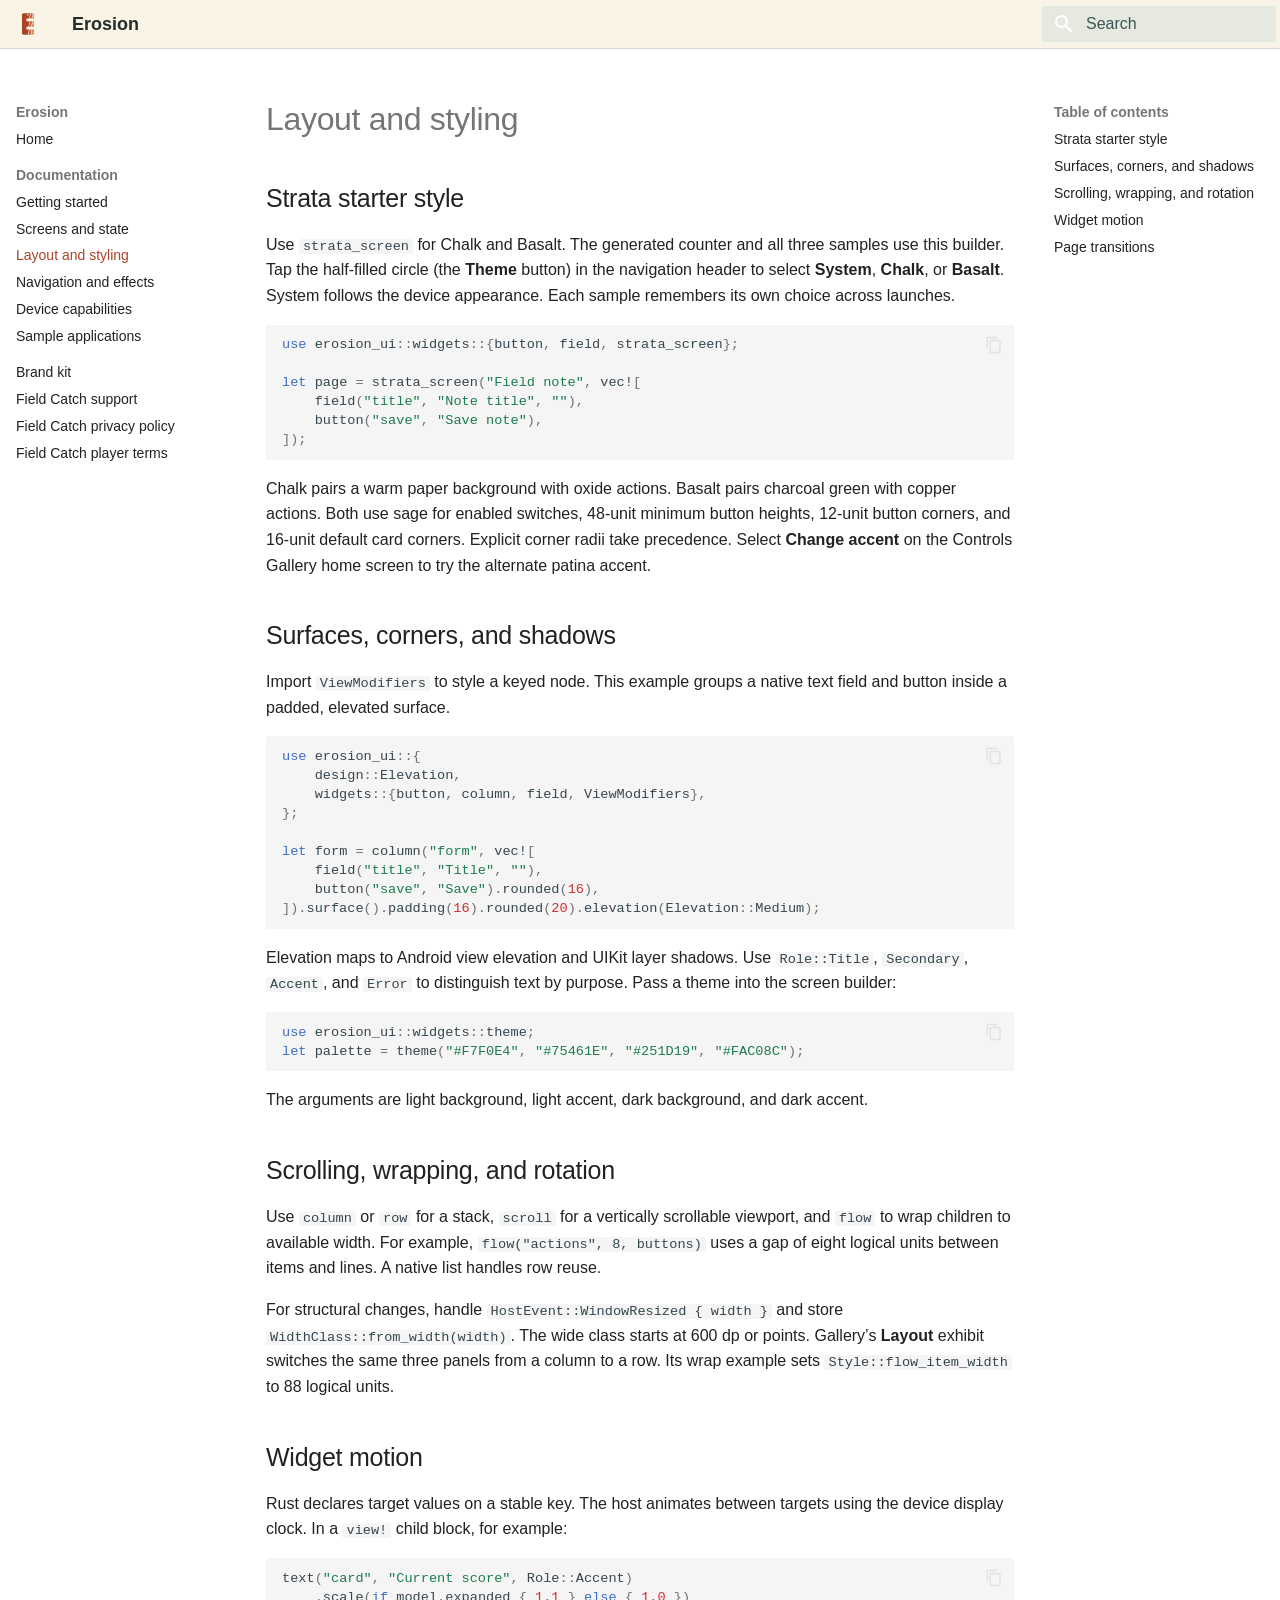
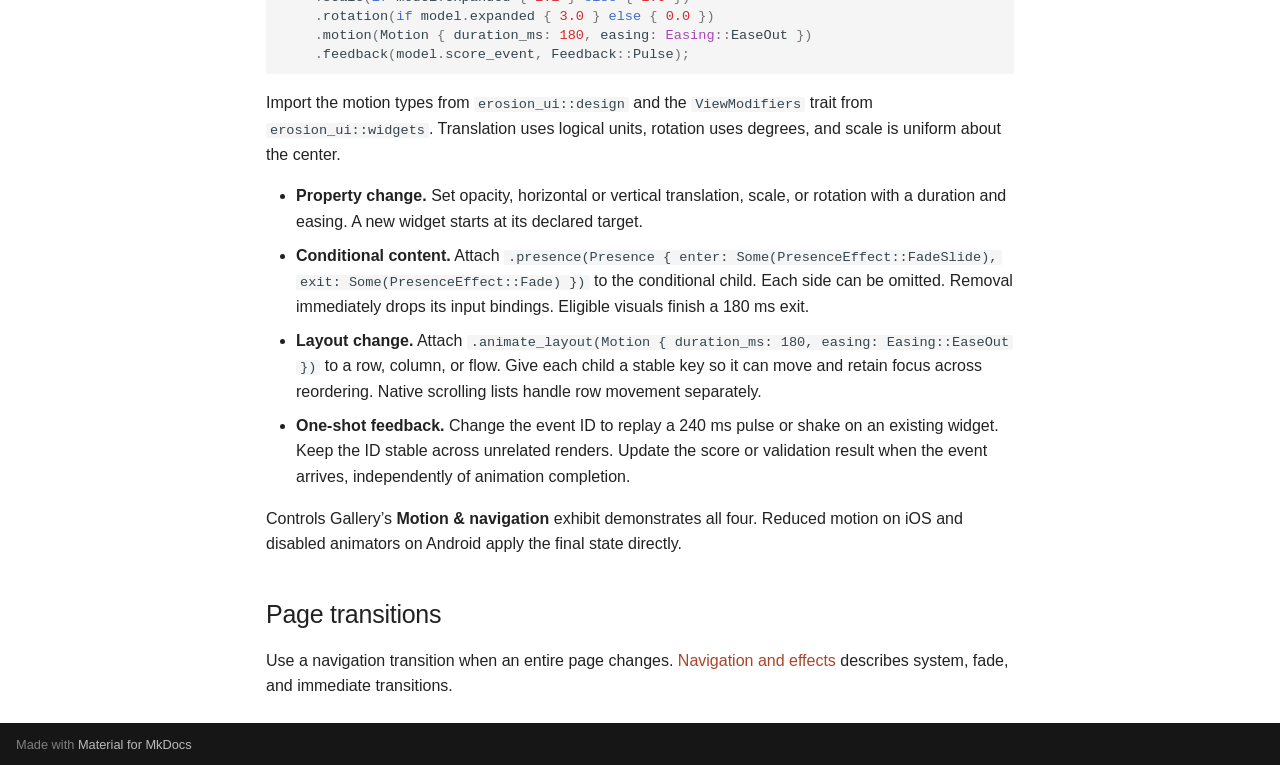
<file: styling.html>
<!doctype html>
<html lang="en" class="no-js">
  <head>
    
      <meta charset="utf-8">
      <meta name="viewport" content="width=device-width,initial-scale=1">
      
        <meta name="description" content="Use Erosion to build native iOS and Android screens, state, and navigation in Rust.">
      
      
      
        <link rel="canonical" href="https://fwaris.github.io/erosion-site/styling.html">
      
      
        <link rel="prev" href="screens.html">
      
      
        <link rel="next" href="navigation.html">
      
      
      <link rel="icon" href="assets/brand/erosion-mark.svg">
      <meta name="generator" content="mkdocs-1.6.1, mkdocs-material-9.6.22">
    
    
      
        <title>Layout and styling - Erosion</title>
      
    
    
      <link rel="stylesheet" href="assets/stylesheets/main.84d31ad4.min.css">
      
      


    
    
      
    
    
      
    
    
      <link rel="stylesheet" href="assets/brand/palette.css">
    
      <link rel="stylesheet" href="assets/erosion.css">
    
    <script>__md_scope=new URL(".",location),__md_hash=e=>[...e].reduce(((e,_)=>(e<<5)-e+_.charCodeAt(0)),0),__md_get=(e,_=localStorage,t=__md_scope)=>JSON.parse(_.getItem(t.pathname+"."+e)),__md_set=(e,_,t=localStorage,a=__md_scope)=>{try{t.setItem(a.pathname+"."+e,JSON.stringify(_))}catch(e){}}</script>
    
      

    
    
    
  </head>
  
  
    <body dir="ltr">
  
    
    <input class="md-toggle" data-md-toggle="drawer" type="checkbox" id="__drawer" autocomplete="off">
    <input class="md-toggle" data-md-toggle="search" type="checkbox" id="__search" autocomplete="off">
    <label class="md-overlay" for="__drawer"></label>
    <div data-md-component="skip">
      
        
        <a href="#layout-and-styling" class="md-skip">
          Skip to content
        </a>
      
    </div>
    <div data-md-component="announce">
      
    </div>
    
    
      

  

<header class="md-header md-header--shadow" data-md-component="header">
  <nav class="md-header__inner md-grid" aria-label="Header">
    <a href="index.html" title="Erosion" class="md-header__button md-logo" aria-label="Erosion" data-md-component="logo">
      
  <img src="assets/brand/erosion-mark.svg" alt="logo">

    </a>
    <label class="md-header__button md-icon" for="__drawer">
      
      <svg xmlns="http://www.w3.org/2000/svg" viewBox="0 0 24 24"><path d="M3 6h18v2H3zm0 5h18v2H3zm0 5h18v2H3z"/></svg>
    </label>
    <div class="md-header__title" data-md-component="header-title">
      <div class="md-header__ellipsis">
        <div class="md-header__topic">
          <span class="md-ellipsis">
            Erosion
          </span>
        </div>
        <div class="md-header__topic" data-md-component="header-topic">
          <span class="md-ellipsis">
            
              Layout and styling
            
          </span>
        </div>
      </div>
    </div>
    
    
      <script>var palette=__md_get("__palette");if(palette&&palette.color){if("(prefers-color-scheme)"===palette.color.media){var media=matchMedia("(prefers-color-scheme: light)"),input=document.querySelector(media.matches?"[data-md-color-media='(prefers-color-scheme: light)']":"[data-md-color-media='(prefers-color-scheme: dark)']");palette.color.media=input.getAttribute("data-md-color-media"),palette.color.scheme=input.getAttribute("data-md-color-scheme"),palette.color.primary=input.getAttribute("data-md-color-primary"),palette.color.accent=input.getAttribute("data-md-color-accent")}for(var[key,value]of Object.entries(palette.color))document.body.setAttribute("data-md-color-"+key,value)}</script>
    
    
    
      
      
        <label class="md-header__button md-icon" for="__search">
          
          <svg xmlns="http://www.w3.org/2000/svg" viewBox="0 0 24 24"><path d="M9.5 3A6.5 6.5 0 0 1 16 9.5c0 1.61-.59 3.09-1.56 4.23l.27.27h.79l5 5-1.5 1.5-5-5v-.79l-.27-.27A6.52 6.52 0 0 1 9.5 16 6.5 6.5 0 0 1 3 9.5 6.5 6.5 0 0 1 9.5 3m0 2C7 5 5 7 5 9.5S7 14 9.5 14 14 12 14 9.5 12 5 9.5 5"/></svg>
        </label>
        <div class="md-search" data-md-component="search" role="dialog">
  <label class="md-search__overlay" for="__search"></label>
  <div class="md-search__inner" role="search">
    <form class="md-search__form" name="search">
      <input type="text" class="md-search__input" name="query" aria-label="Search" placeholder="Search" autocapitalize="off" autocorrect="off" autocomplete="off" spellcheck="false" data-md-component="search-query" required>
      <label class="md-search__icon md-icon" for="__search">
        
        <svg xmlns="http://www.w3.org/2000/svg" viewBox="0 0 24 24"><path d="M9.5 3A6.5 6.5 0 0 1 16 9.5c0 1.61-.59 3.09-1.56 4.23l.27.27h.79l5 5-1.5 1.5-5-5v-.79l-.27-.27A6.52 6.52 0 0 1 9.5 16 6.5 6.5 0 0 1 3 9.5 6.5 6.5 0 0 1 9.5 3m0 2C7 5 5 7 5 9.5S7 14 9.5 14 14 12 14 9.5 12 5 9.5 5"/></svg>
        
        <svg xmlns="http://www.w3.org/2000/svg" viewBox="0 0 24 24"><path d="M20 11v2H8l5.5 5.5-1.42 1.42L4.16 12l7.92-7.92L13.5 5.5 8 11z"/></svg>
      </label>
      <nav class="md-search__options" aria-label="Search">
        
        <button type="reset" class="md-search__icon md-icon" title="Clear" aria-label="Clear" tabindex="-1">
          
          <svg xmlns="http://www.w3.org/2000/svg" viewBox="0 0 24 24"><path d="M19 6.41 17.59 5 12 10.59 6.41 5 5 6.41 10.59 12 5 17.59 6.41 19 12 13.41 17.59 19 19 17.59 13.41 12z"/></svg>
        </button>
      </nav>
      
    </form>
    <div class="md-search__output">
      <div class="md-search__scrollwrap" tabindex="0" data-md-scrollfix>
        <div class="md-search-result" data-md-component="search-result">
          <div class="md-search-result__meta">
            Initializing search
          </div>
          <ol class="md-search-result__list" role="presentation"></ol>
        </div>
      </div>
    </div>
  </div>
</div>
      
    
    
  </nav>
  
</header>
    
    <div class="md-container" data-md-component="container">
      
      
        
          
        
      
      <main class="md-main" data-md-component="main">
        <div class="md-main__inner md-grid">
          
            
              
              <div class="md-sidebar md-sidebar--primary" data-md-component="sidebar" data-md-type="navigation" >
                <div class="md-sidebar__scrollwrap">
                  <div class="md-sidebar__inner">
                    



<nav class="md-nav md-nav--primary" aria-label="Navigation" data-md-level="0">
  <label class="md-nav__title" for="__drawer">
    <a href="index.html" title="Erosion" class="md-nav__button md-logo" aria-label="Erosion" data-md-component="logo">
      
  <img src="assets/brand/erosion-mark.svg" alt="logo">

    </a>
    Erosion
  </label>
  
  <ul class="md-nav__list" data-md-scrollfix>
    
      
      
  
  
  
  
    <li class="md-nav__item">
      <a href="index.html" class="md-nav__link">
        
  
  
  <span class="md-ellipsis">
    Home
    
  </span>
  

      </a>
    </li>
  

    
      
      
  
  
    
  
  
  
    
    
    
    
      
        
        
      
    
    
    <li class="md-nav__item md-nav__item--active md-nav__item--section md-nav__item--nested">
      
        
        
        <input class="md-nav__toggle md-toggle " type="checkbox" id="__nav_2" checked>
        
          
          <label class="md-nav__link" for="__nav_2" id="__nav_2_label" tabindex="">
            
  
  
  <span class="md-ellipsis">
    Documentation
    
  </span>
  

            <span class="md-nav__icon md-icon"></span>
          </label>
        
        <nav class="md-nav" data-md-level="1" aria-labelledby="__nav_2_label" aria-expanded="true">
          <label class="md-nav__title" for="__nav_2">
            <span class="md-nav__icon md-icon"></span>
            Documentation
          </label>
          <ul class="md-nav__list" data-md-scrollfix>
            
              
                
  
  
  
  
    <li class="md-nav__item">
      <a href="getting-started.html" class="md-nav__link">
        
  
  
  <span class="md-ellipsis">
    Getting started
    
  </span>
  

      </a>
    </li>
  

              
            
              
                
  
  
  
  
    <li class="md-nav__item">
      <a href="screens.html" class="md-nav__link">
        
  
  
  <span class="md-ellipsis">
    Screens and state
    
  </span>
  

      </a>
    </li>
  

              
            
              
                
  
  
    
  
  
  
    <li class="md-nav__item md-nav__item--active">
      
      <input class="md-nav__toggle md-toggle" type="checkbox" id="__toc">
      
      
        
      
      
        <label class="md-nav__link md-nav__link--active" for="__toc">
          
  
  
  <span class="md-ellipsis">
    Layout and styling
    
  </span>
  

          <span class="md-nav__icon md-icon"></span>
        </label>
      
      <a href="styling.html" class="md-nav__link md-nav__link--active">
        
  
  
  <span class="md-ellipsis">
    Layout and styling
    
  </span>
  

      </a>
      
        

<nav class="md-nav md-nav--secondary" aria-label="Table of contents">
  
  
  
    
  
  
    <label class="md-nav__title" for="__toc">
      <span class="md-nav__icon md-icon"></span>
      Table of contents
    </label>
    <ul class="md-nav__list" data-md-component="toc" data-md-scrollfix>
      
        <li class="md-nav__item">
  <a href="#strata-starter-style" class="md-nav__link">
    <span class="md-ellipsis">
      Strata starter style
    </span>
  </a>
  
</li>
      
        <li class="md-nav__item">
  <a href="#surfaces-corners-and-shadows" class="md-nav__link">
    <span class="md-ellipsis">
      Surfaces, corners, and shadows
    </span>
  </a>
  
</li>
      
        <li class="md-nav__item">
  <a href="#scrolling-wrapping-and-rotation" class="md-nav__link">
    <span class="md-ellipsis">
      Scrolling, wrapping, and rotation
    </span>
  </a>
  
</li>
      
        <li class="md-nav__item">
  <a href="#widget-motion" class="md-nav__link">
    <span class="md-ellipsis">
      Widget motion
    </span>
  </a>
  
</li>
      
        <li class="md-nav__item">
  <a href="#page-transitions" class="md-nav__link">
    <span class="md-ellipsis">
      Page transitions
    </span>
  </a>
  
</li>
      
    </ul>
  
</nav>
      
    </li>
  

              
            
              
                
  
  
  
  
    <li class="md-nav__item">
      <a href="navigation.html" class="md-nav__link">
        
  
  
  <span class="md-ellipsis">
    Navigation and effects
    
  </span>
  

      </a>
    </li>
  

              
            
              
                
  
  
  
  
    <li class="md-nav__item">
      <a href="devices.html" class="md-nav__link">
        
  
  
  <span class="md-ellipsis">
    Device capabilities
    
  </span>
  

      </a>
    </li>
  

              
            
              
                
  
  
  
  
    <li class="md-nav__item">
      <a href="samples.html" class="md-nav__link">
        
  
  
  <span class="md-ellipsis">
    Sample applications
    
  </span>
  

      </a>
    </li>
  

              
            
          </ul>
        </nav>
      
    </li>
  

    
      
      
  
  
  
  
    <li class="md-nav__item">
      <a href="brand.html" class="md-nav__link">
        
  
  
  <span class="md-ellipsis">
    Brand kit
    
  </span>
  

      </a>
    </li>
  

    
      
      
  
  
  
  
    <li class="md-nav__item">
      <a href="field-catch-support.html" class="md-nav__link">
        
  
  
  <span class="md-ellipsis">
    Field Catch support
    
  </span>
  

      </a>
    </li>
  

    
      
      
  
  
  
  
    <li class="md-nav__item">
      <a href="field-catch-privacy.html" class="md-nav__link">
        
  
  
  <span class="md-ellipsis">
    Field Catch privacy policy
    
  </span>
  

      </a>
    </li>
  

    
      
      
  
  
  
  
    <li class="md-nav__item">
      <a href="field-catch-eula.html" class="md-nav__link">
        
  
  
  <span class="md-ellipsis">
    Field Catch player terms
    
  </span>
  

      </a>
    </li>
  

    
  </ul>
</nav>
                  </div>
                </div>
              </div>
            
            
              
              <div class="md-sidebar md-sidebar--secondary" data-md-component="sidebar" data-md-type="toc" >
                <div class="md-sidebar__scrollwrap">
                  <div class="md-sidebar__inner">
                    

<nav class="md-nav md-nav--secondary" aria-label="Table of contents">
  
  
  
    
  
  
    <label class="md-nav__title" for="__toc">
      <span class="md-nav__icon md-icon"></span>
      Table of contents
    </label>
    <ul class="md-nav__list" data-md-component="toc" data-md-scrollfix>
      
        <li class="md-nav__item">
  <a href="#strata-starter-style" class="md-nav__link">
    <span class="md-ellipsis">
      Strata starter style
    </span>
  </a>
  
</li>
      
        <li class="md-nav__item">
  <a href="#surfaces-corners-and-shadows" class="md-nav__link">
    <span class="md-ellipsis">
      Surfaces, corners, and shadows
    </span>
  </a>
  
</li>
      
        <li class="md-nav__item">
  <a href="#scrolling-wrapping-and-rotation" class="md-nav__link">
    <span class="md-ellipsis">
      Scrolling, wrapping, and rotation
    </span>
  </a>
  
</li>
      
        <li class="md-nav__item">
  <a href="#widget-motion" class="md-nav__link">
    <span class="md-ellipsis">
      Widget motion
    </span>
  </a>
  
</li>
      
        <li class="md-nav__item">
  <a href="#page-transitions" class="md-nav__link">
    <span class="md-ellipsis">
      Page transitions
    </span>
  </a>
  
</li>
      
    </ul>
  
</nav>
                  </div>
                </div>
              </div>
            
          
          
            <div class="md-content" data-md-component="content">
              <article class="md-content__inner md-typeset">
                
                  



<h1 id="layout-and-styling">Layout and styling<a class="headerlink" href="#layout-and-styling" title="Permanent link">&para;</a></h1>
<h2 id="strata-starter-style">Strata starter style<a class="headerlink" href="#strata-starter-style" title="Permanent link">&para;</a></h2>
<p>Use <code>strata_screen</code> for Chalk and Basalt. The generated counter and all three samples use this builder. Tap the half-filled circle (the <strong>Theme</strong> button) in the navigation header to select <strong>System</strong>, <strong>Chalk</strong>, or <strong>Basalt</strong>. System follows the device appearance. Each sample remembers its own choice across launches.</p>
<div class="highlight"><pre><span></span><code><span class="k">use</span><span class="w"> </span><span class="n">erosion_ui</span><span class="p">::</span><span class="n">widgets</span><span class="p">::{</span><span class="n">button</span><span class="p">,</span><span class="w"> </span><span class="n">field</span><span class="p">,</span><span class="w"> </span><span class="n">strata_screen</span><span class="p">};</span>

<span class="kd">let</span><span class="w"> </span><span class="n">page</span><span class="w"> </span><span class="o">=</span><span class="w"> </span><span class="n">strata_screen</span><span class="p">(</span><span class="s">"Field note"</span><span class="p">,</span><span class="w"> </span><span class="fm">vec!</span><span class="p">[</span>
<span class="w">    </span><span class="n">field</span><span class="p">(</span><span class="s">"title"</span><span class="p">,</span><span class="w"> </span><span class="s">"Note title"</span><span class="p">,</span><span class="w"> </span><span class="s">""</span><span class="p">),</span>
<span class="w">    </span><span class="n">button</span><span class="p">(</span><span class="s">"save"</span><span class="p">,</span><span class="w"> </span><span class="s">"Save note"</span><span class="p">),</span>
<span class="p">]);</span>
</code></pre></div>
<p>Chalk pairs a warm paper background with oxide actions. Basalt pairs charcoal green with copper actions. Both use sage for enabled switches, 48-unit minimum button heights, 12-unit button corners, and 16-unit default card corners. Explicit corner radii take precedence. Select <strong>Change accent</strong> on the Controls Gallery home screen to try the alternate patina accent.</p>
<h2 id="surfaces-corners-and-shadows">Surfaces, corners, and shadows<a class="headerlink" href="#surfaces-corners-and-shadows" title="Permanent link">&para;</a></h2>
<p>Import <code>ViewModifiers</code> to style a keyed node. This example groups a native text field and button inside a padded, elevated surface.</p>
<div class="highlight"><pre><span></span><code><span class="k">use</span><span class="w"> </span><span class="n">erosion_ui</span><span class="p">::{</span>
<span class="w">    </span><span class="n">design</span><span class="p">::</span><span class="n">Elevation</span><span class="p">,</span>
<span class="w">    </span><span class="n">widgets</span><span class="p">::{</span><span class="n">button</span><span class="p">,</span><span class="w"> </span><span class="n">column</span><span class="p">,</span><span class="w"> </span><span class="n">field</span><span class="p">,</span><span class="w"> </span><span class="n">ViewModifiers</span><span class="p">},</span>
<span class="p">};</span>

<span class="kd">let</span><span class="w"> </span><span class="n">form</span><span class="w"> </span><span class="o">=</span><span class="w"> </span><span class="n">column</span><span class="p">(</span><span class="s">"form"</span><span class="p">,</span><span class="w"> </span><span class="fm">vec!</span><span class="p">[</span>
<span class="w">    </span><span class="n">field</span><span class="p">(</span><span class="s">"title"</span><span class="p">,</span><span class="w"> </span><span class="s">"Title"</span><span class="p">,</span><span class="w"> </span><span class="s">""</span><span class="p">),</span>
<span class="w">    </span><span class="n">button</span><span class="p">(</span><span class="s">"save"</span><span class="p">,</span><span class="w"> </span><span class="s">"Save"</span><span class="p">).</span><span class="n">rounded</span><span class="p">(</span><span class="mi">16</span><span class="p">),</span>
<span class="p">]).</span><span class="n">surface</span><span class="p">().</span><span class="n">padding</span><span class="p">(</span><span class="mi">16</span><span class="p">).</span><span class="n">rounded</span><span class="p">(</span><span class="mi">20</span><span class="p">).</span><span class="n">elevation</span><span class="p">(</span><span class="n">Elevation</span><span class="p">::</span><span class="n">Medium</span><span class="p">);</span>
</code></pre></div>
<p>Elevation maps to Android view elevation and UIKit layer shadows. Use <code>Role::Title</code>, <code>Secondary</code>, <code>Accent</code>, and <code>Error</code> to distinguish text by purpose. Pass a theme into the screen builder:</p>
<div class="highlight"><pre><span></span><code><span class="k">use</span><span class="w"> </span><span class="n">erosion_ui</span><span class="p">::</span><span class="n">widgets</span><span class="p">::</span><span class="n">theme</span><span class="p">;</span>
<span class="kd">let</span><span class="w"> </span><span class="n">palette</span><span class="w"> </span><span class="o">=</span><span class="w"> </span><span class="n">theme</span><span class="p">(</span><span class="s">"#F7F0E4"</span><span class="p">,</span><span class="w"> </span><span class="s">"#75461E"</span><span class="p">,</span><span class="w"> </span><span class="s">"#251D19"</span><span class="p">,</span><span class="w"> </span><span class="s">"#FAC08C"</span><span class="p">);</span>
</code></pre></div>
<p>The arguments are light background, light accent, dark background, and dark accent.</p>
<h2 id="scrolling-wrapping-and-rotation">Scrolling, wrapping, and rotation<a class="headerlink" href="#scrolling-wrapping-and-rotation" title="Permanent link">&para;</a></h2>
<p>Use <code>column</code> or <code>row</code> for a stack, <code>scroll</code> for a vertically scrollable viewport, and <code>flow</code> to wrap children to available width. For example, <code>flow("actions", 8, buttons)</code> uses a gap of eight logical units between items and lines. A native list handles row reuse.</p>
<p>For structural changes, handle <code>HostEvent::WindowResized { width }</code> and store <code>WidthClass::from_width(width)</code>. The wide class starts at 600 dp or points. Gallery’s <strong>Layout</strong> exhibit switches the same three panels from a column to a row. Its wrap example sets <code>Style::flow_item_width</code> to 88 logical units.</p>
<h2 id="widget-motion">Widget motion<a class="headerlink" href="#widget-motion" title="Permanent link">&para;</a></h2>
<p>Rust declares target values on a stable key. The host animates between targets using the device display clock. In a <code>view!</code> child block, for example:</p>
<div class="highlight"><pre><span></span><code><span class="n">text</span><span class="p">(</span><span class="s">"card"</span><span class="p">,</span><span class="w"> </span><span class="s">"Current score"</span><span class="p">,</span><span class="w"> </span><span class="n">Role</span><span class="p">::</span><span class="n">Accent</span><span class="p">)</span>
<span class="w">    </span><span class="p">.</span><span class="n">scale</span><span class="p">(</span><span class="k">if</span><span class="w"> </span><span class="n">model</span><span class="p">.</span><span class="n">expanded</span><span class="w"> </span><span class="p">{</span><span class="w"> </span><span class="mf">1.1</span><span class="w"> </span><span class="p">}</span><span class="w"> </span><span class="k">else</span><span class="w"> </span><span class="p">{</span><span class="w"> </span><span class="mf">1.0</span><span class="w"> </span><span class="p">})</span>
<span class="w">    </span><span class="p">.</span><span class="n">rotation</span><span class="p">(</span><span class="k">if</span><span class="w"> </span><span class="n">model</span><span class="p">.</span><span class="n">expanded</span><span class="w"> </span><span class="p">{</span><span class="w"> </span><span class="mf">3.0</span><span class="w"> </span><span class="p">}</span><span class="w"> </span><span class="k">else</span><span class="w"> </span><span class="p">{</span><span class="w"> </span><span class="mf">0.0</span><span class="w"> </span><span class="p">})</span>
<span class="w">    </span><span class="p">.</span><span class="n">motion</span><span class="p">(</span><span class="n">Motion</span><span class="w"> </span><span class="p">{</span><span class="w"> </span><span class="n">duration_ms</span><span class="p">:</span><span class="w"> </span><span class="mi">180</span><span class="p">,</span><span class="w"> </span><span class="n">easing</span><span class="p">:</span><span class="w"> </span><span class="nc">Easing</span><span class="p">::</span><span class="n">EaseOut</span><span class="w"> </span><span class="p">})</span>
<span class="w">    </span><span class="p">.</span><span class="n">feedback</span><span class="p">(</span><span class="n">model</span><span class="p">.</span><span class="n">score_event</span><span class="p">,</span><span class="w"> </span><span class="n">Feedback</span><span class="p">::</span><span class="n">Pulse</span><span class="p">);</span>
</code></pre></div>
<p>Import the motion types from <code>erosion_ui::design</code> and the <code>ViewModifiers</code> trait from <code>erosion_ui::widgets</code>. Translation uses logical units, rotation uses degrees, and scale is uniform about the center.</p>
<ul>
<li><strong>Property change.</strong> Set opacity, horizontal or vertical translation, scale, or rotation with a duration and easing. A new widget starts at its declared target.</li>
<li><strong>Conditional content.</strong> Attach <code>.presence(Presence { enter: Some(PresenceEffect::FadeSlide), exit: Some(PresenceEffect::Fade) })</code> to the conditional child. Each side can be omitted. Removal immediately drops its input bindings. Eligible visuals finish a 180 ms exit.</li>
<li><strong>Layout change.</strong> Attach <code>.animate_layout(Motion { duration_ms: 180, easing: Easing::EaseOut })</code> to a row, column, or flow. Give each child a stable key so it can move and retain focus across reordering. Native scrolling lists handle row movement separately.</li>
<li><strong>One-shot feedback.</strong> Change the event ID to replay a 240 ms pulse or shake on an existing widget. Keep the ID stable across unrelated renders. Update the score or validation result when the event arrives, independently of animation completion.</li>
</ul>
<p>Controls Gallery’s <strong>Motion &amp; navigation</strong> exhibit demonstrates all four. Reduced motion on iOS and disabled animators on Android apply the final state directly.</p>
<h2 id="page-transitions">Page transitions<a class="headerlink" href="#page-transitions" title="Permanent link">&para;</a></h2>
<p>Use a navigation transition when an entire page changes. <a href="navigation.html">Navigation and effects</a> describes system, fade, and immediate transitions.</p>












                
              </article>
            </div>
          
          
<script>var target=document.getElementById(location.hash.slice(1));target&&target.name&&(target.checked=target.name.startsWith("__tabbed_"))</script>
        </div>
        
      </main>
      
        <footer class="md-footer">
  
  <div class="md-footer-meta md-typeset">
    <div class="md-footer-meta__inner md-grid">
      <div class="md-copyright">
  
  
    Made with
    <a href="https://squidfunk.github.io/mkdocs-material/" target="_blank" rel="noopener">
      Material for MkDocs
    </a>
  
</div>
      
    </div>
  </div>
</footer>
      
    </div>
    <div class="md-dialog" data-md-component="dialog">
      <div class="md-dialog__inner md-typeset"></div>
    </div>
    
    
    
      
      <script id="__config" type="application/json">{"base": ".", "features": ["navigation.sections", "content.code.copy"], "search": "assets/javascripts/workers/search.973d3a69.min.js", "tags": null, "translations": {"clipboard.copied": "Copied to clipboard", "clipboard.copy": "Copy to clipboard", "search.result.more.one": "1 more on this page", "search.result.more.other": "# more on this page", "search.result.none": "No matching documents", "search.result.one": "1 matching document", "search.result.other": "# matching documents", "search.result.placeholder": "Type to start searching", "search.result.term.missing": "Missing", "select.version": "Select version"}, "version": null}</script>
    
    
      <script src="assets/javascripts/bundle.f55a23d4.min.js"></script>
      
    
  </body>
</html>
</file>
<file: assets/brand/palette.css>
:root {
  --erosion-basalt: #242D2A;
  --erosion-chalk: #FAF4E7;
  --erosion-oxide: #AA4429;
  --erosion-copper: #F2AB79;
  --erosion-patina: #41665C;
  --erosion-shale: #D6E0D5;
}
</file>
<file: assets/erosion.css>
:root {
  --md-primary-fg-color:var(--erosion-basalt); --md-accent-fg-color:var(--erosion-oxide); --md-typeset-a-color:var(--erosion-oxide);
  --md-text-font:"Inter", "Segoe UI"; --md-code-font:"IBM Plex Mono", Consolas;
  --paper:var(--erosion-chalk); --ink:var(--erosion-basalt); --rust:var(--erosion-oxide);
}
.md-header {background:var(--paper);color:var(--ink);box-shadow:none;border-bottom:1px solid #d4d9ce}
.md-header__button.md-logo {color:var(--rust)}
.md-header__title {font-weight:700}
.md-search__form {background:#e6e9df;color:var(--ink)}
.md-search__input::placeholder,.md-search__icon {color:#3d5552}
.md-grid {max-width:66rem}
body:has(.erosion-home) {background:var(--paper)}
.md-main__inner:has(.erosion-home) {margin-top:0}
.erosion-home {width:100%;min-width:0;color:var(--ink);font-family:Inter,"Segoe UI",sans-serif}
.erosion-hero,.erosion-build {display:grid;grid-template-columns:1fr 1.03fr;gap:6%;align-items:center;padding:3.3rem 2.3rem}
.erosion-overline,.erosion-caption {font:600 .62rem/1.5 "IBM Plex Mono",Consolas,monospace;letter-spacing:.09em;text-transform:uppercase}
.erosion-overline {color:var(--rust);margin:0 0 .8rem}
.erosion-intro h1 {font-size:clamp(3rem,6.6vw,5.55rem);font-weight:720;letter-spacing:-.084em;line-height:.97;margin:.7rem 0 1.2rem}
.erosion-intro em {font-family:"Instrument Serif",Georgia,serif;font-weight:500;letter-spacing:-.055em;color:var(--rust)}
.erosion-lede,.erosion-build p:not(.erosion-overline),.erosion-guides p {font-size:.94rem;line-height:1.55;color:#435452;max-width:27rem}
.erosion-actions {display:flex;align-items:center;flex-wrap:wrap;gap:1.2rem;margin:1.6rem 0;font-size:.77rem;font-weight:650}
.erosion-primary {background:var(--ink);color:#fff;padding:.72rem 1.1rem;border-radius:.3rem}
.erosion-actions span {margin-left:.25rem}
.erosion-home a:hover,.erosion-home a:focus-visible {text-decoration:underline;text-underline-offset:.2em}
.erosion-preview {margin:0;background:var(--erosion-shale);border:1px solid #bccbbb;border-radius:.65rem;overflow:hidden}
.erosion-wordmark {width:8rem;height:auto;display:block;margin-bottom:1.1rem}
.erosion-language {white-space:nowrap}
.erosion-language img {width:.66em;height:.66em;vertical-align:baseline;margin-left:.16em}
.erosion-stage {height:clamp(20rem,34vw,26rem);position:relative;overflow:hidden;display:grid;place-items:center;padding:1rem;background:var(--erosion-patina) url("brand/erosion-layers.svg") center / 100% 100% no-repeat}
.erosion-exhibits {display:flex;align-items:center;gap:.6rem;margin-top:.5rem;font-size:.7rem}
.erosion-exhibits[hidden] {display:none}
.erosion-exhibits select {max-width:100%;padding:.25rem .5rem;font:inherit;color:var(--ink);background:var(--paper);border:1px solid #87978c;border-radius:.25rem}
.gallery-exhibits {display:grid;grid-template-columns:repeat(auto-fit,minmax(min(100%,8rem),1fr));gap:1rem}
.md-typeset .gallery-exhibits figure {margin:0}
.gallery-exhibits img {width:100%;border:1px solid #d4d9ce;border-radius:.4rem}
.erosion-handset {position:relative;height:100%;max-height:100%;min-height:0;aspect-ratio:9/20;transform:rotate(3deg);border:.3rem solid #182124;border-radius:1.25rem;overflow:hidden;background:#172a2d;box-shadow:.14rem .17rem 0 #738681,.8rem 1rem 1.7rem #14262799}
.erosion-handset img {display:block;width:100%;height:100%;object-fit:contain}
.erosion-preview figcaption {padding:.6rem .8rem .75rem}
.erosion-caption {color:#425753;font-size:.54rem}
.erosion-choices {display:flex;gap:.2rem;flex-wrap:wrap;margin-top:.25rem}
.erosion-choices button {padding:.32rem .58rem;border-radius:1rem;cursor:pointer;font-family:inherit;font-size:.68rem;font-weight:600;line-height:1.4}
.erosion-choices button[aria-pressed=true] {background:var(--ink);color:white}
.erosion-choices button:focus-visible,.erosion-home a:focus-visible {outline:3px solid #bd642d;outline-offset:2px}
.erosion-build,.erosion-guides {border-top:1px solid #cbd2c7}
.erosion-build h2,.erosion-guides h2 {font-size:clamp(1.8rem,3.6vw,3rem);letter-spacing:-.06em;line-height:1.04;margin:.65rem 0}
.erosion-link {font-size:.8rem;font-weight:650;color:var(--rust)}
.erosion-runtime {margin:0;padding:1.5rem;background:var(--erosion-basalt);border-radius:.65rem;text-align:center;color:#eef2e6}
.erosion-runtime>div {border:1px solid #809388;border-radius:.4rem;padding:.65rem}
.erosion-runtime strong,.erosion-runtime span,.erosion-runtime small {display:block}
.erosion-runtime span,.erosion-runtime small {margin-top:.16rem;font-size:.68rem;color:#d2dfd1}
.erosion-build .erosion-runtime p {margin:.4rem auto;font:.65rem/1.4 "IBM Plex Mono",Consolas,monospace;color:#d2dfd1}
.erosion-runtime .erosion-hosts {display:grid;grid-template-columns:1fr 1fr;gap:.5rem;padding:0;border:0}
.erosion-hosts strong {padding:.65rem;background:#365451;border-radius:.4rem}
.erosion-guides {padding:2rem 2.3rem 3rem}
.erosion-guides>div {display:grid;grid-template-columns:repeat(3,1fr);gap:1.6rem;margin-top:1.4rem}
.erosion-guides a {border-top:2px solid #9daea6;padding:.8rem 0}.erosion-guides span {font-weight:650}.erosion-guides p {font-size:.82rem}
@media(min-width:76.25em){.md-main__inner:has(.erosion-home) .md-sidebar{display:none}}
@media(max-width:800px){.erosion-hero,.erosion-build {grid-template-columns:1fr;padding:1.8rem 1rem;gap:1.2rem}.erosion-hero h1 br{display:none}.erosion-hero h1 em:before{content:" "}.erosion-stage{height:21rem}.erosion-guides{padding:1.5rem 1rem}.erosion-guides>div{grid-template-columns:1fr;gap:.2rem}.erosion-actions{margin-bottom:.3rem}}
.erosion-brand-footer {border-top:1px solid #cbd2c7;padding:1rem 2.3rem;font-size:.77rem;color:var(--rust)}
.brand-pair,.brand-swatches {display:grid;grid-template-columns:repeat(2,minmax(0,1fr));gap:.7rem;margin:1.3rem 0}
.md-typeset .brand-pair figure {display:grid;place-items:center;margin:0;width:100%;padding:2rem 1rem;border-radius:.5rem;background:var(--erosion-chalk)}
.md-typeset .brand-pair figure:nth-child(2) {background:var(--erosion-basalt)}
.brand-pair img {display:block;width:88%}
.brand-swatches {grid-template-columns:repeat(auto-fit,minmax(7.5rem,1fr))}
.brand-swatches div {display:grid;align-content:start;gap:.2rem}
.brand-swatches i {display:block;height:3rem;border-radius:.25rem;border:1px solid #0002}
.brand-swatches code {width:fit-content}
@media(max-width:550px){.brand-pair{grid-template-columns:1fr}}
</file>
<file: assets/stylesheets/main.84d31ad4.min.css>
@charset "UTF-8";html{-webkit-text-size-adjust:none;-moz-text-size-adjust:none;text-size-adjust:none;box-sizing:border-box}*,:after,:before{box-sizing:inherit}@media (prefers-reduced-motion){*,:after,:before{transition:none!important}}body{margin:0}a,button,input,label{-webkit-tap-highlight-color:transparent}a{color:inherit;text-decoration:none}hr{border:0;box-sizing:initial;display:block;height:.05rem;overflow:visible;padding:0}small{font-size:80%}sub,sup{line-height:1em}img{border-style:none}table{border-collapse:initial;border-spacing:0}td,th{font-weight:400;vertical-align:top}button{background:#0000;border:0;font-family:inherit;font-size:inherit;margin:0;padding:0}input{border:0;outline:none}:root{--md-primary-fg-color:#4051b5;--md-primary-fg-color--light:#5d6cc0;--md-primary-fg-color--dark:#303fa1;--md-primary-bg-color:#fff;--md-primary-bg-color--light:#ffffffb3;--md-accent-fg-color:#526cfe;--md-accent-fg-color--transparent:#526cfe1a;--md-accent-bg-color:#fff;--md-accent-bg-color--light:#ffffffb3}[data-md-color-scheme=default]{color-scheme:light}[data-md-color-scheme=default] img[src$="#gh-dark-mode-only"],[data-md-color-scheme=default] img[src$="#only-dark"]{display:none}:root,[data-md-color-scheme=default]{--md-hue:225deg;--md-default-fg-color:#000000de;--md-default-fg-color--light:#0000008a;--md-default-fg-color--lighter:#00000052;--md-default-fg-color--lightest:#00000012;--md-default-bg-color:#fff;--md-default-bg-color--light:#ffffffb3;--md-default-bg-color--lighter:#ffffff4d;--md-default-bg-color--lightest:#ffffff1f;--md-code-fg-color:#36464e;--md-code-bg-color:#f5f5f5;--md-code-hl-color:#4287ff;--md-code-hl-color--light:#4287ff1a;--md-code-hl-number-color:#d52a2a;--md-code-hl-special-color:#db1457;--md-code-hl-function-color:#a846b9;--md-code-hl-constant-color:#6e59d9;--md-code-hl-keyword-color:#3f6ec6;--md-code-hl-string-color:#1c7d4d;--md-code-hl-name-color:var(--md-code-fg-color);--md-code-hl-operator-color:var(--md-default-fg-color--light);--md-code-hl-punctuation-color:var(--md-default-fg-color--light);--md-code-hl-comment-color:var(--md-default-fg-color--light);--md-code-hl-generic-color:var(--md-default-fg-color--light);--md-code-hl-variable-color:var(--md-default-fg-color--light);--md-typeset-color:var(--md-default-fg-color);--md-typeset-a-color:var(--md-primary-fg-color);--md-typeset-del-color:#f5503d26;--md-typeset-ins-color:#0bd57026;--md-typeset-kbd-color:#fafafa;--md-typeset-kbd-accent-color:#fff;--md-typeset-kbd-border-color:#b8b8b8;--md-typeset-mark-color:#ffff0080;--md-typeset-table-color:#0000001f;--md-typeset-table-color--light:rgba(0,0,0,.035);--md-admonition-fg-color:var(--md-default-fg-color);--md-admonition-bg-color:var(--md-default-bg-color);--md-warning-fg-color:#000000de;--md-warning-bg-color:#ff9;--md-footer-fg-color:#fff;--md-footer-fg-color--light:#ffffffb3;--md-footer-fg-color--lighter:#ffffff73;--md-footer-bg-color:#000000de;--md-footer-bg-color--dark:#00000052;--md-shadow-z1:0 0.2rem 0.5rem #0000000d,0 0 0.05rem #0000001a;--md-shadow-z2:0 0.2rem 0.5rem #0000001a,0 0 0.05rem #00000040;--md-shadow-z3:0 0.2rem 0.5rem #0003,0 0 0.05rem #00000059}.md-icon svg{fill:currentcolor;display:block;height:1.2rem;width:1.2rem}body{-webkit-font-smoothing:antialiased;-moz-osx-font-smoothing:grayscale;--md-text-font-family:var(--md-text-font,_),-apple-system,BlinkMacSystemFont,Helvetica,Arial,sans-serif;--md-code-font-family:var(--md-code-font,_),SFMono-Regular,Consolas,Menlo,monospace}aside,body,input{font-feature-settings:"kern","liga";color:var(--md-typeset-color);font-family:var(--md-text-font-family)}code,kbd,pre{font-feature-settings:"kern";font-family:var(--md-code-font-family)}:root{--md-typeset-table-sort-icon:url('data:image/svg+xml;charset=utf-8,<svg xmlns="http://www.w3.org/2000/svg" viewBox="0 0 24 24"><path d="m18 21-4-4h3V7h-3l4-4 4 4h-3v10h3M2 19v-2h10v2M2 13v-2h7v2M2 7V5h4v2z"/></svg>');--md-typeset-table-sort-icon--asc:url('data:image/svg+xml;charset=utf-8,<svg xmlns="http://www.w3.org/2000/svg" viewBox="0 0 24 24"><path d="M19 17h3l-4 4-4-4h3V3h2M2 17h10v2H2M6 5v2H2V5m0 6h7v2H2z"/></svg>');--md-typeset-table-sort-icon--desc:url('data:image/svg+xml;charset=utf-8,<svg xmlns="http://www.w3.org/2000/svg" viewBox="0 0 24 24"><path d="M19 7h3l-4-4-4 4h3v14h2M2 17h10v2H2M6 5v2H2V5m0 6h7v2H2z"/></svg>')}.md-typeset{-webkit-print-color-adjust:exact;color-adjust:exact;font-size:.8rem;line-height:1.6;overflow-wrap:break-word}@media print{.md-typeset{font-size:.68rem}}.md-typeset blockquote,.md-typeset dl,.md-typeset figure,.md-typeset ol,.md-typeset pre,.md-typeset ul{margin-bottom:1em;margin-top:1em}.md-typeset h1{color:var(--md-default-fg-color--light);font-size:2em;line-height:1.3;margin:0 0 1.25em}.md-typeset h1,.md-typeset h2{font-weight:300;letter-spacing:-.01em}.md-typeset h2{font-size:1.5625em;line-height:1.4;margin:1.6em 0 .64em}.md-typeset h3{font-size:1.25em;font-weight:400;letter-spacing:-.01em;line-height:1.5;margin:1.6em 0 .8em}.md-typeset h2+h3{margin-top:.8em}.md-typeset h4{font-weight:700;letter-spacing:-.01em;margin:1em 0}.md-typeset h5,.md-typeset h6{color:var(--md-default-fg-color--light);font-size:.8em;font-weight:700;letter-spacing:-.01em;margin:1.25em 0}.md-typeset h5{text-transform:uppercase}.md-typeset h5 code{text-transform:none}.md-typeset hr{border-bottom:.05rem solid var(--md-default-fg-color--lightest);display:flow-root;margin:1.5em 0}.md-typeset a{color:var(--md-typeset-a-color);word-break:break-word}.md-typeset a,.md-typeset a:before{transition:color 125ms}.md-typeset a:focus,.md-typeset a:hover{color:var(--md-accent-fg-color)}.md-typeset a:focus code,.md-typeset a:hover code{background-color:var(--md-accent-fg-color--transparent)}.md-typeset a code{color:currentcolor;transition:background-color 125ms}.md-typeset a.focus-visible{outline-color:var(--md-accent-fg-color);outline-offset:.2rem}.md-typeset code,.md-typeset kbd,.md-typeset pre{color:var(--md-code-fg-color);direction:ltr;font-variant-ligatures:none}@media print{.md-typeset code,.md-typeset kbd,.md-typeset pre{white-space:pre-wrap}}.md-typeset code{background-color:var(--md-code-bg-color);border-radius:.1rem;-webkit-box-decoration-break:clone;box-decoration-break:clone;font-size:.85em;padding:0 .2941176471em;word-break:break-word}.md-typeset code:not(.focus-visible){-webkit-tap-highlight-color:transparent;outline:none}.md-typeset pre{display:flow-root;line-height:1.4;position:relative}.md-typeset pre>code{-webkit-box-decoration-break:slice;box-decoration-break:slice;box-shadow:none;display:block;margin:0;outline-color:var(--md-accent-fg-color);overflow:auto;padding:.7720588235em 1.1764705882em;scrollbar-color:var(--md-default-fg-color--lighter) #0000;scrollbar-width:thin;touch-action:auto;word-break:normal}.md-typeset pre>code:hover{scrollbar-color:var(--md-accent-fg-color) #0000}.md-typeset pre>code::-webkit-scrollbar{height:.2rem;width:.2rem}.md-typeset pre>code::-webkit-scrollbar-thumb{background-color:var(--md-default-fg-color--lighter)}.md-typeset pre>code::-webkit-scrollbar-thumb:hover{background-color:var(--md-accent-fg-color)}.md-typeset kbd{background-color:var(--md-typeset-kbd-color);border-radius:.1rem;box-shadow:0 .1rem 0 .05rem var(--md-typeset-kbd-border-color),0 .1rem 0 var(--md-typeset-kbd-border-color),0 -.1rem .2rem var(--md-typeset-kbd-accent-color) inset;color:var(--md-default-fg-color);display:inline-block;font-size:.75em;padding:0 .6666666667em;vertical-align:text-top;word-break:break-word}.md-typeset mark{background-color:var(--md-typeset-mark-color);-webkit-box-decoration-break:clone;box-decoration-break:clone;color:inherit;word-break:break-word}.md-typeset abbr{border-bottom:.05rem dotted var(--md-default-fg-color--light);cursor:help;text-decoration:none}.md-typeset small{opacity:.75}[dir=ltr] .md-typeset sub,[dir=ltr] .md-typeset sup{margin-left:.078125em}[dir=rtl] .md-typeset sub,[dir=rtl] .md-typeset sup{margin-right:.078125em}[dir=ltr] .md-typeset blockquote{padding-left:.6rem}[dir=rtl] .md-typeset blockquote{padding-right:.6rem}[dir=ltr] .md-typeset blockquote{border-left:.2rem solid var(--md-default-fg-color--lighter)}[dir=rtl] .md-typeset blockquote{border-right:.2rem solid var(--md-default-fg-color--lighter)}.md-typeset blockquote{color:var(--md-default-fg-color--light);margin-left:0;margin-right:0}.md-typeset ul{list-style-type:disc}.md-typeset ul[type]{list-style-type:revert-layer}[dir=ltr] .md-typeset ol,[dir=ltr] .md-typeset ul{margin-left:.625em}[dir=rtl] .md-typeset ol,[dir=rtl] .md-typeset ul{margin-right:.625em}.md-typeset ol,.md-typeset ul{padding:0}.md-typeset ol:not([hidden]),.md-typeset ul:not([hidden]){display:flow-root}.md-typeset ol ol,.md-typeset ul ol{list-style-type:lower-alpha}.md-typeset ol ol ol,.md-typeset ul ol ol{list-style-type:lower-roman}.md-typeset ol ol ol ol,.md-typeset ul ol ol ol{list-style-type:upper-alpha}.md-typeset ol ol ol ol ol,.md-typeset ul ol ol ol ol{list-style-type:upper-roman}.md-typeset ol[type],.md-typeset ul[type]{list-style-type:revert-layer}[dir=ltr] .md-typeset ol li,[dir=ltr] .md-typeset ul li{margin-left:1.25em}[dir=rtl] .md-typeset ol li,[dir=rtl] .md-typeset ul li{margin-right:1.25em}.md-typeset ol li,.md-typeset ul li{margin-bottom:.5em}.md-typeset ol li blockquote,.md-typeset ol li p,.md-typeset ul li blockquote,.md-typeset ul li p{margin:.5em 0}.md-typeset ol li:last-child,.md-typeset ul li:last-child{margin-bottom:0}[dir=ltr] .md-typeset ol li ol,[dir=ltr] .md-typeset ol li ul,[dir=ltr] .md-typeset ul li ol,[dir=ltr] .md-typeset ul li ul{margin-left:.625em}[dir=rtl] .md-typeset ol li ol,[dir=rtl] .md-typeset ol li ul,[dir=rtl] .md-typeset ul li ol,[dir=rtl] .md-typeset ul li ul{margin-right:.625em}.md-typeset ol li ol,.md-typeset ol li ul,.md-typeset ul li ol,.md-typeset ul li ul{margin-bottom:.5em;margin-top:.5em}[dir=ltr] .md-typeset dd{margin-left:1.875em}[dir=rtl] .md-typeset dd{margin-right:1.875em}.md-typeset dd{margin-bottom:1.5em;margin-top:1em}.md-typeset img,.md-typeset svg,.md-typeset video{height:auto;max-width:100%}.md-typeset img[align=left]{margin:1em 1em 1em 0}.md-typeset img[align=right]{margin:1em 0 1em 1em}.md-typeset img[align]:only-child{margin-top:0}.md-typeset figure{display:flow-root;margin:1em auto;max-width:100%;text-align:center;width:fit-content}.md-typeset figure img{display:block;margin:0 auto}.md-typeset figcaption{font-style:italic;margin:1em auto;max-width:24rem}.md-typeset iframe{max-width:100%}.md-typeset table:not([class]){background-color:var(--md-default-bg-color);border:.05rem solid var(--md-typeset-table-color);border-radius:.1rem;display:inline-block;font-size:.64rem;max-width:100%;overflow:auto;touch-action:auto}@media print{.md-typeset table:not([class]){display:table}}.md-typeset table:not([class])+*{margin-top:1.5em}.md-typeset table:not([class]) td>:first-child,.md-typeset table:not([class]) th>:first-child{margin-top:0}.md-typeset table:not([class]) td>:last-child,.md-typeset table:not([class]) th>:last-child{margin-bottom:0}.md-typeset table:not([class]) td:not([align]),.md-typeset table:not([class]) th:not([align]){text-align:left}[dir=rtl] .md-typeset table:not([class]) td:not([align]),[dir=rtl] .md-typeset table:not([class]) th:not([align]){text-align:right}.md-typeset table:not([class]) th{font-weight:700;min-width:5rem;padding:.9375em 1.25em;vertical-align:top}.md-typeset table:not([class]) td{border-top:.05rem solid var(--md-typeset-table-color);padding:.9375em 1.25em;vertical-align:top}.md-typeset table:not([class]) tbody tr{transition:background-color 125ms}.md-typeset table:not([class]) tbody tr:hover{background-color:var(--md-typeset-table-color--light);box-shadow:0 .05rem 0 var(--md-default-bg-color) inset}.md-typeset table:not([class]) a{word-break:normal}.md-typeset table th[role=columnheader]{cursor:pointer}[dir=ltr] .md-typeset table th[role=columnheader]:after{margin-left:.5em}[dir=rtl] .md-typeset table th[role=columnheader]:after{margin-right:.5em}.md-typeset table th[role=columnheader]:after{content:"";display:inline-block;height:1.2em;-webkit-mask-image:var(--md-typeset-table-sort-icon);mask-image:var(--md-typeset-table-sort-icon);-webkit-mask-repeat:no-repeat;mask-repeat:no-repeat;-webkit-mask-size:contain;mask-size:contain;transition:background-color 125ms;vertical-align:text-bottom;width:1.2em}.md-typeset table th[role=columnheader]:hover:after{background-color:var(--md-default-fg-color--lighter)}.md-typeset table th[role=columnheader][aria-sort=ascending]:after{background-color:var(--md-default-fg-color--light);-webkit-mask-image:var(--md-typeset-table-sort-icon--asc);mask-image:var(--md-typeset-table-sort-icon--asc)}.md-typeset table th[role=columnheader][aria-sort=descending]:after{background-color:var(--md-default-fg-color--light);-webkit-mask-image:var(--md-typeset-table-sort-icon--desc);mask-image:var(--md-typeset-table-sort-icon--desc)}.md-typeset__scrollwrap{margin:1em -.8rem;overflow-x:auto;touch-action:auto}.md-typeset__table{display:inline-block;margin-bottom:.5em;padding:0 .8rem}@media print{.md-typeset__table{display:block}}html .md-typeset__table table{display:table;margin:0;overflow:hidden;width:100%}@media screen and (max-width:44.984375em){.md-content__inner>pre{margin:1em -.8rem}.md-content__inner>pre code{border-radius:0}}.md-typeset .md-author{border-radius:100%;display:block;flex-shrink:0;height:1.6rem;overflow:hidden;position:relative;transition:color 125ms,transform 125ms;width:1.6rem}.md-typeset .md-author img{display:block}.md-typeset .md-author--more{background:var(--md-default-fg-color--lightest);color:var(--md-default-fg-color--lighter);font-size:.6rem;font-weight:700;line-height:1.6rem;text-align:center}.md-typeset .md-author--long{height:2.4rem;width:2.4rem}.md-typeset a.md-author{transform:scale(1)}.md-typeset a.md-author img{border-radius:100%;filter:grayscale(100%) opacity(75%);transition:filter 125ms}.md-typeset a.md-author:focus,.md-typeset a.md-author:hover{transform:scale(1.1);z-index:1}.md-typeset a.md-author:focus img,.md-typeset a.md-author:hover img{filter:grayscale(0)}.md-banner{background-color:var(--md-footer-bg-color);color:var(--md-footer-fg-color);overflow:auto}@media print{.md-banner{display:none}}.md-banner--warning{background-color:var(--md-warning-bg-color);color:var(--md-warning-fg-color)}.md-banner__inner{font-size:.7rem;margin:.6rem auto;padding:0 .8rem}[dir=ltr] .md-banner__button{float:right}[dir=rtl] .md-banner__button{float:left}.md-banner__button{color:inherit;cursor:pointer;transition:opacity .25s}.no-js .md-banner__button{display:none}.md-banner__button:hover{opacity:.7}html{font-size:125%;height:100%;overflow-x:hidden}@media screen and (min-width:100em){html{font-size:137.5%}}@media screen and (min-width:125em){html{font-size:150%}}body{background-color:var(--md-default-bg-color);display:flex;flex-direction:column;font-size:.5rem;min-height:100%;position:relative;width:100%}@media print{body{display:block}}@media screen and (max-width:59.984375em){body[data-md-scrolllock]{position:fixed}}.md-grid{margin-left:auto;margin-right:auto;max-width:61rem}.md-container{display:flex;flex-direction:column;flex-grow:1}@media print{.md-container{display:block}}.md-main{flex-grow:1}.md-main__inner{display:flex;height:100%;margin-top:1.5rem}.md-ellipsis{overflow:hidden;text-overflow:ellipsis}.md-toggle{display:none}.md-option{height:0;opacity:0;position:absolute;width:0}.md-option:checked+label:not([hidden]){display:block}.md-option.focus-visible+label{outline-color:var(--md-accent-fg-color);outline-style:auto}.md-skip{background-color:var(--md-default-fg-color);border-radius:.1rem;color:var(--md-default-bg-color);font-size:.64rem;margin:.5rem;opacity:0;outline-color:var(--md-accent-fg-color);padding:.3rem .5rem;position:fixed;transform:translateY(.4rem);z-index:-1}.md-skip:focus{opacity:1;transform:translateY(0);transition:transform .25s cubic-bezier(.4,0,.2,1),opacity 175ms 75ms;z-index:10}@page{margin:25mm}:root{--md-clipboard-icon:url('data:image/svg+xml;charset=utf-8,<svg xmlns="http://www.w3.org/2000/svg" viewBox="0 0 24 24"><path d="M19 21H8V7h11m0-2H8a2 2 0 0 0-2 2v14a2 2 0 0 0 2 2h11a2 2 0 0 0 2-2V7a2 2 0 0 0-2-2m-3-4H4a2 2 0 0 0-2 2v14h2V3h12z"/></svg>')}.md-clipboard{border-radius:.1rem;color:var(--md-default-fg-color--lightest);cursor:pointer;height:1.5em;outline-color:var(--md-accent-fg-color);outline-offset:.1rem;position:absolute;right:.5em;top:.5em;transition:color .25s;width:1.5em;z-index:1}@media print{.md-clipboard{display:none}}.md-clipboard:not(.focus-visible){-webkit-tap-highlight-color:transparent;outline:none}:hover>.md-clipboard{color:var(--md-default-fg-color--light)}.md-clipboard:focus,.md-clipboard:hover{color:var(--md-accent-fg-color)}.md-clipboard:after{background-color:currentcolor;content:"";display:block;height:1.125em;margin:0 auto;-webkit-mask-image:var(--md-clipboard-icon);mask-image:var(--md-clipboard-icon);-webkit-mask-position:center;mask-position:center;-webkit-mask-repeat:no-repeat;mask-repeat:no-repeat;-webkit-mask-size:contain;mask-size:contain;width:1.125em}.md-clipboard--inline{cursor:pointer}.md-clipboard--inline code{transition:color .25s,background-color .25s}.md-clipboard--inline:focus code,.md-clipboard--inline:hover code{background-color:var(--md-accent-fg-color--transparent);color:var(--md-accent-fg-color)}.md-typeset .md-code__content{display:grid}@keyframes consent{0%{opacity:0;transform:translateY(100%)}to{opacity:1;transform:translateY(0)}}@keyframes overlay{0%{opacity:0}to{opacity:1}}.md-consent__overlay{animation:overlay .25s both;-webkit-backdrop-filter:blur(.1rem);backdrop-filter:blur(.1rem);background-color:#0000008a;height:100%;opacity:1;position:fixed;top:0;width:100%;z-index:5}.md-consent__inner{animation:consent .5s cubic-bezier(.1,.7,.1,1) both;background-color:var(--md-default-bg-color);border:0;border-radius:.1rem;bottom:0;box-shadow:0 0 .2rem #0000001a,0 .2rem .4rem #0003;max-height:100%;overflow:auto;padding:0;position:fixed;width:100%;z-index:5}.md-consent__form{padding:.8rem}.md-consent__settings{display:none;margin:1em 0}input:checked+.md-consent__settings{display:block}.md-consent__controls{margin-bottom:.8rem}.md-typeset .md-consent__controls .md-button{display:inline}@media screen and (max-width:44.984375em){.md-typeset .md-consent__controls .md-button{display:block;margin-top:.4rem;text-align:center;width:100%}}.md-consent label{cursor:pointer}.md-content{flex-grow:1;min-width:0}.md-content__inner{margin:0 .8rem 1.2rem;padding-top:.6rem}@media screen and (min-width:76.25em){[dir=ltr] .md-sidebar--primary:not([hidden])~.md-content>.md-content__inner{margin-left:1.2rem}[dir=ltr] .md-sidebar--secondary:not([hidden])~.md-content>.md-content__inner,[dir=rtl] .md-sidebar--primary:not([hidden])~.md-content>.md-content__inner{margin-right:1.2rem}[dir=rtl] .md-sidebar--secondary:not([hidden])~.md-content>.md-content__inner{margin-left:1.2rem}}.md-content__inner:before{content:"";display:block;height:.4rem}.md-content__inner>:last-child{margin-bottom:0}[dir=ltr] .md-content__button{float:right}[dir=rtl] .md-content__button{float:left}[dir=ltr] .md-content__button{margin-left:.4rem}[dir=rtl] .md-content__button{margin-right:.4rem}.md-content__button{margin:.4rem 0;padding:0}@media print{.md-content__button{display:none}}.md-typeset .md-content__button{color:var(--md-default-fg-color--lighter)}.md-content__button svg{display:inline;vertical-align:top}[dir=rtl] .md-content__button svg{transform:scaleX(-1)}[dir=ltr] .md-dialog{right:.8rem}[dir=rtl] .md-dialog{left:.8rem}.md-dialog{background-color:var(--md-default-fg-color);border-radius:.1rem;bottom:.8rem;box-shadow:var(--md-shadow-z3);min-width:11.1rem;opacity:0;padding:.4rem .6rem;pointer-events:none;position:fixed;transform:translateY(100%);transition:transform 0ms .4s,opacity .4s;z-index:4}@media print{.md-dialog{display:none}}.md-dialog--active{opacity:1;pointer-events:auto;transform:translateY(0);transition:transform .4s cubic-bezier(.075,.85,.175,1),opacity .4s}.md-dialog__inner{color:var(--md-default-bg-color);font-size:.7rem}.md-feedback{margin:2em 0 1em;text-align:center}.md-feedback fieldset{border:none;margin:0;padding:0}.md-feedback__title{font-weight:700;margin:1em auto}.md-feedback__inner{position:relative}.md-feedback__list{display:flex;flex-wrap:wrap;place-content:baseline center;position:relative}.md-feedback__list:hover .md-icon:not(:disabled){color:var(--md-default-fg-color--lighter)}:disabled .md-feedback__list{min-height:1.8rem}.md-feedback__icon{color:var(--md-default-fg-color--light);cursor:pointer;flex-shrink:0;margin:0 .1rem;transition:color 125ms}.md-feedback__icon:not(:disabled).md-icon:hover{color:var(--md-accent-fg-color)}.md-feedback__icon:disabled{color:var(--md-default-fg-color--lightest);pointer-events:none}.md-feedback__note{opacity:0;position:relative;transform:translateY(.4rem);transition:transform .4s cubic-bezier(.1,.7,.1,1),opacity .15s}.md-feedback__note>*{margin:0 auto;max-width:16rem}:disabled .md-feedback__note{opacity:1;transform:translateY(0)}@media print{.md-feedback{display:none}}.md-footer{background-color:var(--md-footer-bg-color);color:var(--md-footer-fg-color)}@media print{.md-footer{display:none}}.md-footer__inner{justify-content:space-between;overflow:auto;padding:.2rem}.md-footer__inner:not([hidden]){display:flex}.md-footer__link{align-items:end;display:flex;flex-grow:0.01;margin-bottom:.4rem;margin-top:1rem;max-width:100%;outline-color:var(--md-accent-fg-color);overflow:hidden;transition:opacity .25s}.md-footer__link:focus,.md-footer__link:hover{opacity:.7}[dir=rtl] .md-footer__link svg{transform:scaleX(-1)}@media screen and (max-width:44.984375em){.md-footer__link--prev{flex-shrink:0}.md-footer__link--prev .md-footer__title{display:none}}[dir=ltr] .md-footer__link--next{margin-left:auto}[dir=rtl] .md-footer__link--next{margin-right:auto}.md-footer__link--next{text-align:right}[dir=rtl] .md-footer__link--next{text-align:left}.md-footer__title{flex-grow:1;font-size:.9rem;margin-bottom:.7rem;max-width:calc(100% - 2.4rem);padding:0 1rem;white-space:nowrap}.md-footer__button{margin:.2rem;padding:.4rem}.md-footer__direction{font-size:.64rem;opacity:.7}.md-footer-meta{background-color:var(--md-footer-bg-color--dark)}.md-footer-meta__inner{display:flex;flex-wrap:wrap;justify-content:space-between;padding:.2rem}html .md-footer-meta.md-typeset a{color:var(--md-footer-fg-color--light)}html .md-footer-meta.md-typeset a:focus,html .md-footer-meta.md-typeset a:hover{color:var(--md-footer-fg-color)}.md-copyright{color:var(--md-footer-fg-color--lighter);font-size:.64rem;margin:auto .6rem;padding:.4rem 0;width:100%}@media screen and (min-width:45em){.md-copyright{width:auto}}.md-copyright__highlight{color:var(--md-footer-fg-color--light)}.md-social{display:inline-flex;gap:.2rem;margin:0 .4rem;padding:.2rem 0 .6rem}@media screen and (min-width:45em){.md-social{padding:.6rem 0}}.md-social__link{display:inline-block;height:1.6rem;text-align:center;width:1.6rem}.md-social__link:before{line-height:1.9}.md-social__link svg{fill:currentcolor;max-height:.8rem;vertical-align:-25%}.md-typeset .md-button{border:.1rem solid;border-radius:.1rem;color:var(--md-primary-fg-color);cursor:pointer;display:inline-block;font-weight:700;padding:.625em 2em;transition:color 125ms,background-color 125ms,border-color 125ms}.md-typeset .md-button--primary{background-color:var(--md-primary-fg-color);border-color:var(--md-primary-fg-color);color:var(--md-primary-bg-color)}.md-typeset .md-button:focus,.md-typeset .md-button:hover{background-color:var(--md-accent-fg-color);border-color:var(--md-accent-fg-color);color:var(--md-accent-bg-color)}[dir=ltr] .md-typeset .md-input{border-top-left-radius:.1rem}[dir=ltr] .md-typeset .md-input,[dir=rtl] .md-typeset .md-input{border-top-right-radius:.1rem}[dir=rtl] .md-typeset .md-input{border-top-left-radius:.1rem}.md-typeset .md-input{border-bottom:.1rem solid var(--md-default-fg-color--lighter);box-shadow:var(--md-shadow-z1);font-size:.8rem;height:1.8rem;padding:0 .6rem;transition:border .25s,box-shadow .25s}.md-typeset .md-input:focus,.md-typeset .md-input:hover{border-bottom-color:var(--md-accent-fg-color);box-shadow:var(--md-shadow-z2)}.md-typeset .md-input--stretch{width:100%}.md-header{background-color:var(--md-primary-fg-color);box-shadow:0 0 .2rem #0000,0 .2rem .4rem #0000;color:var(--md-primary-bg-color);display:block;left:0;position:sticky;right:0;top:0;z-index:4}@media print{.md-header{display:none}}.md-header[hidden]{transform:translateY(-100%);transition:transform .25s cubic-bezier(.8,0,.6,1),box-shadow .25s}.md-header--shadow{box-shadow:0 0 .2rem #0000001a,0 .2rem .4rem #0003;transition:transform .25s cubic-bezier(.1,.7,.1,1),box-shadow .25s}.md-header__inner{align-items:center;display:flex;padding:0 .2rem}.md-header__button{color:currentcolor;cursor:pointer;margin:.2rem;outline-color:var(--md-accent-fg-color);padding:.4rem;position:relative;transition:opacity .25s;vertical-align:middle;z-index:1}.md-header__button:hover{opacity:.7}.md-header__button:not([hidden]){display:inline-block}.md-header__button:not(.focus-visible){-webkit-tap-highlight-color:transparent;outline:none}.md-header__button.md-logo{margin:.2rem;padding:.4rem}@media screen and (max-width:76.234375em){.md-header__button.md-logo{display:none}}.md-header__button.md-logo img,.md-header__button.md-logo svg{fill:currentcolor;display:block;height:1.2rem;width:auto}@media screen and (min-width:60em){.md-header__button[for=__search]{display:none}}.no-js .md-header__button[for=__search]{display:none}[dir=rtl] .md-header__button[for=__search] svg{transform:scaleX(-1)}@media screen and (min-width:76.25em){.md-header__button[for=__drawer]{display:none}}.md-header__topic{display:flex;max-width:100%;position:absolute;transition:transform .4s cubic-bezier(.1,.7,.1,1),opacity .15s;white-space:nowrap}.md-header__topic+.md-header__topic{opacity:0;pointer-events:none;transform:translateX(1.25rem);transition:transform .4s cubic-bezier(1,.7,.1,.1),opacity .15s;z-index:-1}[dir=rtl] .md-header__topic+.md-header__topic{transform:translateX(-1.25rem)}.md-header__topic:first-child{font-weight:700}[dir=ltr] .md-header__title{margin-left:1rem;margin-right:.4rem}[dir=rtl] .md-header__title{margin-left:.4rem;margin-right:1rem}.md-header__title{flex-grow:1;font-size:.9rem;height:2.4rem;line-height:2.4rem}.md-header__title--active .md-header__topic{opacity:0;pointer-events:none;transform:translateX(-1.25rem);transition:transform .4s cubic-bezier(1,.7,.1,.1),opacity .15s;z-index:-1}[dir=rtl] .md-header__title--active .md-header__topic{transform:translateX(1.25rem)}.md-header__title--active .md-header__topic+.md-header__topic{opacity:1;pointer-events:auto;transform:translateX(0);transition:transform .4s cubic-bezier(.1,.7,.1,1),opacity .15s;z-index:0}.md-header__title>.md-header__ellipsis{height:100%;position:relative;width:100%}.md-header__option{display:flex;flex-shrink:0;max-width:100%;transition:max-width 0ms .25s,opacity .25s .25s;white-space:nowrap}[data-md-toggle=search]:checked~.md-header .md-header__option{max-width:0;opacity:0;transition:max-width 0ms,opacity 0ms}.md-header__option>input{bottom:0}.md-header__source{display:none}@media screen and (min-width:60em){[dir=ltr] .md-header__source{margin-left:1rem}[dir=rtl] .md-header__source{margin-right:1rem}.md-header__source{display:block;max-width:11.7rem;width:11.7rem}}@media screen and (min-width:76.25em){[dir=ltr] .md-header__source{margin-left:1.4rem}[dir=rtl] .md-header__source{margin-right:1.4rem}}.md-meta{color:var(--md-default-fg-color--light);font-size:.7rem;line-height:1.3}.md-meta__list{display:inline-flex;flex-wrap:wrap;list-style:none;margin:0;padding:0}.md-meta__item:not(:last-child):after{content:"·";margin-left:.2rem;margin-right:.2rem}.md-meta__link{color:var(--md-typeset-a-color)}.md-meta__link:focus,.md-meta__link:hover{color:var(--md-accent-fg-color)}.md-draft{background-color:#ff1744;border-radius:.125em;color:#fff;display:inline-block;font-weight:700;padding-left:.5714285714em;padding-right:.5714285714em}:root{--md-nav-icon--prev:url('data:image/svg+xml;charset=utf-8,<svg xmlns="http://www.w3.org/2000/svg" viewBox="0 0 24 24"><path d="M20 11v2H8l5.5 5.5-1.42 1.42L4.16 12l7.92-7.92L13.5 5.5 8 11z"/></svg>');--md-nav-icon--next:url('data:image/svg+xml;charset=utf-8,<svg xmlns="http://www.w3.org/2000/svg" viewBox="0 0 24 24"><path d="M8.59 16.58 13.17 12 8.59 7.41 10 6l6 6-6 6z"/></svg>');--md-toc-icon:url('data:image/svg+xml;charset=utf-8,<svg xmlns="http://www.w3.org/2000/svg" viewBox="0 0 24 24"><path d="M3 9h14V7H3zm0 4h14v-2H3zm0 4h14v-2H3zm16 0h2v-2h-2zm0-10v2h2V7zm0 6h2v-2h-2z"/></svg>')}.md-nav{font-size:.7rem;line-height:1.3}.md-nav__title{color:var(--md-default-fg-color--light);display:block;font-weight:700;overflow:hidden;padding:0 .6rem;text-overflow:ellipsis}.md-nav__title .md-nav__button{display:none}.md-nav__title .md-nav__button img{height:100%;width:auto}.md-nav__title .md-nav__button.md-logo img,.md-nav__title .md-nav__button.md-logo svg{fill:currentcolor;display:block;height:2.4rem;max-width:100%;object-fit:contain;width:auto}.md-nav__list{list-style:none;margin:0;padding:0}.md-nav__link{align-items:flex-start;display:flex;gap:.4rem;margin-top:.625em;scroll-snap-align:start;transition:color 125ms}.md-nav__link--passed{color:var(--md-default-fg-color--light)}.md-nav__item .md-nav__link--active,.md-nav__item .md-nav__link--active code{color:var(--md-typeset-a-color)}.md-nav__link .md-ellipsis{position:relative}[dir=ltr] .md-nav__link .md-icon:last-child{margin-left:auto}[dir=rtl] .md-nav__link .md-icon:last-child{margin-right:auto}.md-nav__link svg{fill:currentcolor;flex-shrink:0;height:1.3em;position:relative}.md-nav__link[for]:focus,.md-nav__link[for]:hover,.md-nav__link[href]:focus,.md-nav__link[href]:hover{color:var(--md-accent-fg-color);cursor:pointer}.md-nav__link.focus-visible{outline-color:var(--md-accent-fg-color);outline-offset:.2rem}.md-nav--primary .md-nav__link[for=__toc]{display:none}.md-nav--primary .md-nav__link[for=__toc] .md-icon:after{background-color:currentcolor;display:block;height:100%;-webkit-mask-image:var(--md-toc-icon);mask-image:var(--md-toc-icon);width:100%}.md-nav--primary .md-nav__link[for=__toc]~.md-nav{display:none}.md-nav__container>.md-nav__link{margin-top:0}.md-nav__container>.md-nav__link:first-child{flex-grow:1;min-width:0}.md-nav__icon{flex-shrink:0}.md-nav__source{display:none}@media screen and (max-width:76.234375em){.md-nav--primary,.md-nav--primary .md-nav{background-color:var(--md-default-bg-color);display:flex;flex-direction:column;height:100%;left:0;position:absolute;right:0;top:0;z-index:1}.md-nav--primary .md-nav__item,.md-nav--primary .md-nav__title{font-size:.8rem;line-height:1.5}.md-nav--primary .md-nav__title{background-color:var(--md-default-fg-color--lightest);color:var(--md-default-fg-color--light);cursor:pointer;height:5.6rem;line-height:2.4rem;padding:3rem .8rem .2rem;position:relative;white-space:nowrap}[dir=ltr] .md-nav--primary .md-nav__title .md-nav__icon{left:.4rem}[dir=rtl] .md-nav--primary .md-nav__title .md-nav__icon{right:.4rem}.md-nav--primary .md-nav__title .md-nav__icon{display:block;height:1.2rem;margin:.2rem;position:absolute;top:.4rem;width:1.2rem}.md-nav--primary .md-nav__title .md-nav__icon:after{background-color:currentcolor;content:"";display:block;height:100%;-webkit-mask-image:var(--md-nav-icon--prev);mask-image:var(--md-nav-icon--prev);-webkit-mask-position:center;mask-position:center;-webkit-mask-repeat:no-repeat;mask-repeat:no-repeat;-webkit-mask-size:contain;mask-size:contain;width:100%}.md-nav--primary .md-nav__title~.md-nav__list{background-color:var(--md-default-bg-color);box-shadow:0 .05rem 0 var(--md-default-fg-color--lightest) inset;overflow-y:auto;scroll-snap-type:y mandatory;touch-action:pan-y}.md-nav--primary .md-nav__title~.md-nav__list>:first-child{border-top:0}.md-nav--primary .md-nav__title[for=__drawer]{background-color:var(--md-primary-fg-color);color:var(--md-primary-bg-color);font-weight:700}.md-nav--primary .md-nav__title .md-logo{display:block;left:.2rem;margin:.2rem;padding:.4rem;position:absolute;right:.2rem;top:.2rem}.md-nav--primary .md-nav__list{flex:1}.md-nav--primary .md-nav__item{border-top:.05rem solid var(--md-default-fg-color--lightest)}.md-nav--primary .md-nav__item--active>.md-nav__link{color:var(--md-typeset-a-color)}.md-nav--primary .md-nav__item--active>.md-nav__link:focus,.md-nav--primary .md-nav__item--active>.md-nav__link:hover{color:var(--md-accent-fg-color)}.md-nav--primary .md-nav__link{margin-top:0;padding:.6rem .8rem}.md-nav--primary .md-nav__link svg{margin-top:.1em}.md-nav--primary .md-nav__link>.md-nav__link{padding:0}[dir=ltr] .md-nav--primary .md-nav__link .md-nav__icon{margin-right:-.2rem}[dir=rtl] .md-nav--primary .md-nav__link .md-nav__icon{margin-left:-.2rem}.md-nav--primary .md-nav__link .md-nav__icon{font-size:1.2rem;height:1.2rem;width:1.2rem}.md-nav--primary .md-nav__link .md-nav__icon:after{background-color:currentcolor;content:"";display:block;height:100%;-webkit-mask-image:var(--md-nav-icon--next);mask-image:var(--md-nav-icon--next);-webkit-mask-position:center;mask-position:center;-webkit-mask-repeat:no-repeat;mask-repeat:no-repeat;-webkit-mask-size:contain;mask-size:contain;width:100%}[dir=rtl] .md-nav--primary .md-nav__icon:after{transform:scale(-1)}.md-nav--primary .md-nav--secondary .md-nav{background-color:initial;position:static}[dir=ltr] .md-nav--primary .md-nav--secondary .md-nav .md-nav__link{padding-left:1.4rem}[dir=rtl] .md-nav--primary .md-nav--secondary .md-nav .md-nav__link{padding-right:1.4rem}[dir=ltr] .md-nav--primary .md-nav--secondary .md-nav .md-nav .md-nav__link{padding-left:2rem}[dir=rtl] .md-nav--primary .md-nav--secondary .md-nav .md-nav .md-nav__link{padding-right:2rem}[dir=ltr] .md-nav--primary .md-nav--secondary .md-nav .md-nav .md-nav .md-nav__link{padding-left:2.6rem}[dir=rtl] .md-nav--primary .md-nav--secondary .md-nav .md-nav .md-nav .md-nav__link{padding-right:2.6rem}[dir=ltr] .md-nav--primary .md-nav--secondary .md-nav .md-nav .md-nav .md-nav .md-nav__link{padding-left:3.2rem}[dir=rtl] .md-nav--primary .md-nav--secondary .md-nav .md-nav .md-nav .md-nav .md-nav__link{padding-right:3.2rem}.md-nav--secondary{background-color:initial}.md-nav__toggle~.md-nav{display:flex;opacity:0;transform:translateX(100%);transition:transform .25s cubic-bezier(.8,0,.6,1),opacity 125ms 50ms}[dir=rtl] .md-nav__toggle~.md-nav{transform:translateX(-100%)}.md-nav__toggle:checked~.md-nav{opacity:1;transform:translateX(0);transition:transform .25s cubic-bezier(.4,0,.2,1),opacity 125ms 125ms}.md-nav__toggle:checked~.md-nav>.md-nav__list{-webkit-backface-visibility:hidden;backface-visibility:hidden}}@media screen and (max-width:59.984375em){.md-nav--primary .md-nav__link[for=__toc]{display:flex}.md-nav--primary .md-nav__link[for=__toc] .md-icon:after{content:""}.md-nav--primary .md-nav__link[for=__toc]+.md-nav__link{display:none}.md-nav--primary .md-nav__link[for=__toc]~.md-nav{display:flex}.md-nav__source{background-color:var(--md-primary-fg-color--dark);color:var(--md-primary-bg-color);display:block;padding:0 .2rem}}@media screen and (min-width:60em) and (max-width:76.234375em){.md-nav--integrated .md-nav__link[for=__toc]{display:flex}.md-nav--integrated .md-nav__link[for=__toc] .md-icon:after{content:""}.md-nav--integrated .md-nav__link[for=__toc]+.md-nav__link{display:none}.md-nav--integrated .md-nav__link[for=__toc]~.md-nav{display:flex}}@media screen and (min-width:60em){.md-nav{margin-bottom:-.4rem}.md-nav--secondary .md-nav__title{background:var(--md-default-bg-color);box-shadow:0 0 .4rem .4rem var(--md-default-bg-color);position:sticky;top:0;z-index:1}.md-nav--secondary .md-nav__title[for=__toc]{scroll-snap-align:start}.md-nav--secondary .md-nav__title .md-nav__icon{display:none}[dir=ltr] .md-nav--secondary .md-nav__list{padding-left:.6rem}[dir=rtl] .md-nav--secondary .md-nav__list{padding-right:.6rem}.md-nav--secondary .md-nav__list{padding-bottom:.4rem}[dir=ltr] .md-nav--secondary .md-nav__item>.md-nav__link{margin-right:.4rem}[dir=rtl] .md-nav--secondary .md-nav__item>.md-nav__link{margin-left:.4rem}}@media screen and (min-width:76.25em){.md-nav{margin-bottom:-.4rem;transition:max-height .25s cubic-bezier(.86,0,.07,1)}.md-nav--primary .md-nav__title{background:var(--md-default-bg-color);box-shadow:0 0 .4rem .4rem var(--md-default-bg-color);position:sticky;top:0;z-index:1}.md-nav--primary .md-nav__title[for=__drawer]{scroll-snap-align:start}.md-nav--primary .md-nav__title .md-nav__icon{display:none}[dir=ltr] .md-nav--primary .md-nav__list{padding-left:.6rem}[dir=rtl] .md-nav--primary .md-nav__list{padding-right:.6rem}.md-nav--primary .md-nav__list{padding-bottom:.4rem}[dir=ltr] .md-nav--primary .md-nav__item>.md-nav__link{margin-right:.4rem}[dir=rtl] .md-nav--primary .md-nav__item>.md-nav__link{margin-left:.4rem}.md-nav__toggle~.md-nav{display:grid;grid-template-rows:minmax(.4rem,0fr);opacity:0;transition:grid-template-rows .25s cubic-bezier(.86,0,.07,1),opacity .25s,visibility 0ms .25s;visibility:collapse}.md-nav__toggle~.md-nav>.md-nav__list{overflow:hidden}.md-nav__toggle.md-toggle--indeterminate~.md-nav,.md-nav__toggle:checked~.md-nav{grid-template-rows:minmax(.4rem,1fr);opacity:1;transition:grid-template-rows .25s cubic-bezier(.86,0,.07,1),opacity .15s .1s,visibility 0ms;visibility:visible}.md-nav__toggle.md-toggle--indeterminate~.md-nav{transition:none}.md-nav__item--nested>.md-nav>.md-nav__title{display:none}.md-nav__item--section{display:block;margin:1.25em 0}.md-nav__item--section:last-child{margin-bottom:0}.md-nav__item--section>.md-nav__link{font-weight:700}.md-nav__item--section>.md-nav__link[for]{color:var(--md-default-fg-color--light)}.md-nav__item--section>.md-nav__link:not(.md-nav__container){pointer-events:none}.md-nav__item--section>.md-nav__link .md-icon,.md-nav__item--section>.md-nav__link>[for]{display:none}[dir=ltr] .md-nav__item--section>.md-nav{margin-left:-.6rem}[dir=rtl] .md-nav__item--section>.md-nav{margin-right:-.6rem}.md-nav__item--section>.md-nav{display:block;opacity:1;visibility:visible}.md-nav__item--section>.md-nav>.md-nav__list>.md-nav__item{padding:0}.md-nav__icon{border-radius:100%;height:.9rem;transition:background-color .25s;width:.9rem}.md-nav__icon:hover{background-color:var(--md-accent-fg-color--transparent)}.md-nav__icon:after{background-color:currentcolor;border-radius:100%;content:"";display:inline-block;height:100%;-webkit-mask-image:var(--md-nav-icon--next);mask-image:var(--md-nav-icon--next);-webkit-mask-position:center;mask-position:center;-webkit-mask-repeat:no-repeat;mask-repeat:no-repeat;-webkit-mask-size:contain;mask-size:contain;transition:transform .25s;vertical-align:-.1rem;width:100%}[dir=rtl] .md-nav__icon:after{transform:rotate(180deg)}.md-nav__item--nested .md-nav__toggle:checked~.md-nav__link .md-nav__icon:after,.md-nav__item--nested .md-toggle--indeterminate~.md-nav__link .md-nav__icon:after{transform:rotate(90deg)}.md-nav--lifted>.md-nav__list>.md-nav__item,.md-nav--lifted>.md-nav__title{display:none}.md-nav--lifted>.md-nav__list>.md-nav__item--active{display:block}.md-nav--lifted>.md-nav__list>.md-nav__item--active>.md-nav__link{background:var(--md-default-bg-color);box-shadow:0 0 .4rem .4rem var(--md-default-bg-color);margin-top:0;position:sticky;top:0;z-index:1}.md-nav--lifted>.md-nav__list>.md-nav__item--active>.md-nav__link:not(.md-nav__container){pointer-events:none}.md-nav--lifted>.md-nav__list>.md-nav__item--active.md-nav__item--section{margin:0}[dir=ltr] .md-nav--lifted>.md-nav__list>.md-nav__item>.md-nav:not(.md-nav--secondary){margin-left:-.6rem}[dir=rtl] .md-nav--lifted>.md-nav__list>.md-nav__item>.md-nav:not(.md-nav--secondary){margin-right:-.6rem}.md-nav--lifted>.md-nav__list>.md-nav__item>[for]{color:var(--md-default-fg-color--light)}.md-nav--lifted .md-nav[data-md-level="1"]{grid-template-rows:minmax(.4rem,1fr);opacity:1;visibility:visible}[dir=ltr] .md-nav--integrated>.md-nav__list>.md-nav__item--active .md-nav--secondary{border-left:.05rem solid var(--md-primary-fg-color)}[dir=rtl] .md-nav--integrated>.md-nav__list>.md-nav__item--active .md-nav--secondary{border-right:.05rem solid var(--md-primary-fg-color)}.md-nav--integrated>.md-nav__list>.md-nav__item--active .md-nav--secondary{display:block;margin-bottom:1.25em;opacity:1;visibility:visible}.md-nav--integrated>.md-nav__list>.md-nav__item--active .md-nav--secondary>.md-nav__list{overflow:visible;padding-bottom:0}.md-nav--integrated>.md-nav__list>.md-nav__item--active .md-nav--secondary>.md-nav__title{display:none}}.md-pagination{font-size:.8rem;font-weight:700;gap:.4rem}.md-pagination,.md-pagination>*{align-items:center;display:flex;justify-content:center}.md-pagination>*{border-radius:.2rem;height:1.8rem;min-width:1.8rem;text-align:center}.md-pagination__current{background-color:var(--md-default-fg-color--lightest);color:var(--md-default-fg-color--light)}.md-pagination__link{transition:color 125ms,background-color 125ms}.md-pagination__link:focus,.md-pagination__link:hover{background-color:var(--md-accent-fg-color--transparent);color:var(--md-accent-fg-color)}.md-pagination__link:focus svg,.md-pagination__link:hover svg{color:var(--md-accent-fg-color)}.md-pagination__link.focus-visible{outline-color:var(--md-accent-fg-color);outline-offset:.2rem}.md-pagination__link svg{fill:currentcolor;color:var(--md-default-fg-color--lighter);display:block;max-height:100%;width:1.2rem}.md-post__back{border-bottom:.05rem solid var(--md-default-fg-color--lightest);margin-bottom:1.2rem;padding-bottom:1.2rem}@media screen and (max-width:76.234375em){.md-post__back{display:none}}[dir=rtl] .md-post__back svg{transform:scaleX(-1)}.md-post__authors{display:flex;flex-direction:column;gap:.6rem;margin:0 .6rem 1.2rem}.md-post .md-post__meta a{transition:color 125ms}.md-post .md-post__meta a:focus,.md-post .md-post__meta a:hover{color:var(--md-accent-fg-color)}.md-post__title{color:var(--md-default-fg-color--light);font-weight:700}.md-post--excerpt{margin-bottom:3.2rem}.md-post--excerpt .md-post__header{align-items:center;display:flex;gap:.6rem;min-height:1.6rem}.md-post--excerpt .md-post__authors{align-items:center;display:inline-flex;flex-direction:row;gap:.2rem;margin:0;min-height:2.4rem}[dir=ltr] .md-post--excerpt .md-post__meta .md-meta__list{margin-right:.4rem}[dir=rtl] .md-post--excerpt .md-post__meta .md-meta__list{margin-left:.4rem}.md-post--excerpt .md-post__content>:first-child{--md-scroll-margin:6rem;margin-top:0}.md-post>.md-nav--secondary{margin:1em 0}.md-profile{align-items:center;display:flex;font-size:.7rem;gap:.6rem;line-height:1.4;width:100%}.md-profile__description{flex-grow:1}.md-content--post{display:flex}@media screen and (max-width:76.234375em){.md-content--post{flex-flow:column-reverse}}.md-content--post>.md-content__inner{flex-grow:1;min-width:0}@media screen and (min-width:76.25em){[dir=ltr] .md-content--post>.md-content__inner{margin-left:1.2rem}[dir=rtl] .md-content--post>.md-content__inner{margin-right:1.2rem}}@media screen and (max-width:76.234375em){.md-sidebar.md-sidebar--post{padding:0;position:static;width:100%}.md-sidebar.md-sidebar--post .md-sidebar__scrollwrap{overflow:visible}.md-sidebar.md-sidebar--post .md-sidebar__inner{padding:0}.md-sidebar.md-sidebar--post .md-post__meta{margin-left:.6rem;margin-right:.6rem}.md-sidebar.md-sidebar--post .md-nav__item{border:none;display:inline}.md-sidebar.md-sidebar--post .md-nav__list{display:inline-flex;flex-wrap:wrap;gap:.6rem;padding-bottom:.6rem;padding-top:.6rem}.md-sidebar.md-sidebar--post .md-nav__link{padding:0}.md-sidebar.md-sidebar--post .md-nav{height:auto;margin-bottom:0;position:static}}:root{--md-progress-value:0;--md-progress-delay:400ms}.md-progress{background:var(--md-primary-bg-color);height:.075rem;opacity:min(clamp(0,var(--md-progress-value),1),clamp(0,100 - var(--md-progress-value),1));position:fixed;top:0;transform:scaleX(calc(var(--md-progress-value)*1%));transform-origin:left;transition:transform .5s cubic-bezier(.19,1,.22,1),opacity .25s var(--md-progress-delay);width:100%;z-index:4}:root{--md-search-result-icon:url('data:image/svg+xml;charset=utf-8,<svg xmlns="http://www.w3.org/2000/svg" viewBox="0 0 24 24"><path d="M14 2H6a2 2 0 0 0-2 2v16a2 2 0 0 0 2 2h7c-.41-.25-.8-.56-1.14-.9-.33-.33-.61-.7-.86-1.1H6V4h7v5h5v1.18c.71.16 1.39.43 2 .82V8zm6.31 16.9c1.33-2.11.69-4.9-1.4-6.22-2.11-1.33-4.91-.68-6.22 1.4-1.34 2.11-.69 4.89 1.4 6.22 1.46.93 3.32.93 4.79.02L22 23.39 23.39 22zm-3.81.1a2.5 2.5 0 0 1-2.5-2.5 2.5 2.5 0 0 1 2.5-2.5 2.5 2.5 0 0 1 2.5 2.5 2.5 2.5 0 0 1-2.5 2.5"/></svg>')}.md-search{position:relative}@media screen and (min-width:60em){.md-search{padding:.2rem 0}}.no-js .md-search{display:none}.md-search__overlay{opacity:0;z-index:1}@media screen and (max-width:59.984375em){[dir=ltr] .md-search__overlay{left:-2.2rem}[dir=rtl] .md-search__overlay{right:-2.2rem}.md-search__overlay{background-color:var(--md-default-bg-color);border-radius:1rem;height:2rem;overflow:hidden;pointer-events:none;position:absolute;top:-1rem;transform-origin:center;transition:transform .3s .1s,opacity .2s .2s;width:2rem}[data-md-toggle=search]:checked~.md-header .md-search__overlay{opacity:1;transition:transform .4s,opacity .1s}}@media screen and (min-width:60em){[dir=ltr] .md-search__overlay{left:0}[dir=rtl] .md-search__overlay{right:0}.md-search__overlay{background-color:#0000008a;cursor:pointer;height:0;position:fixed;top:0;transition:width 0ms .25s,height 0ms .25s,opacity .25s;width:0}[data-md-toggle=search]:checked~.md-header .md-search__overlay{height:200vh;opacity:1;transition:width 0ms,height 0ms,opacity .25s;width:100%}}@media screen and (max-width:29.984375em){[data-md-toggle=search]:checked~.md-header .md-search__overlay{transform:scale(45)}}@media screen and (min-width:30em) and (max-width:44.984375em){[data-md-toggle=search]:checked~.md-header .md-search__overlay{transform:scale(60)}}@media screen and (min-width:45em) and (max-width:59.984375em){[data-md-toggle=search]:checked~.md-header .md-search__overlay{transform:scale(75)}}.md-search__inner{-webkit-backface-visibility:hidden;backface-visibility:hidden}@media screen and (max-width:59.984375em){[dir=ltr] .md-search__inner{left:0}[dir=rtl] .md-search__inner{right:0}.md-search__inner{height:0;opacity:0;overflow:hidden;position:fixed;top:0;transform:translateX(5%);transition:width 0ms .3s,height 0ms .3s,transform .15s cubic-bezier(.4,0,.2,1) .15s,opacity .15s .15s;width:0;z-index:2}[dir=rtl] .md-search__inner{transform:translateX(-5%)}[data-md-toggle=search]:checked~.md-header .md-search__inner{height:100%;opacity:1;transform:translateX(0);transition:width 0ms 0ms,height 0ms 0ms,transform .15s cubic-bezier(.1,.7,.1,1) .15s,opacity .15s .15s;width:100%}}@media screen and (min-width:60em){[dir=ltr] .md-search__inner{float:right}[dir=rtl] .md-search__inner{float:left}.md-search__inner{padding:.1rem 0;position:relative;transition:width .25s cubic-bezier(.1,.7,.1,1);width:11.7rem}}@media screen and (min-width:60em) and (max-width:76.234375em){[data-md-toggle=search]:checked~.md-header .md-search__inner{width:23.4rem}}@media screen and (min-width:76.25em){[data-md-toggle=search]:checked~.md-header .md-search__inner{width:34.4rem}}.md-search__form{background-color:var(--md-default-bg-color);box-shadow:0 0 .6rem #0000;height:2.4rem;position:relative;transition:color .25s,background-color .25s;z-index:2}@media screen and (min-width:60em){.md-search__form{background-color:#00000042;border-radius:.1rem;height:1.8rem}.md-search__form:hover{background-color:#ffffff1f}}[data-md-toggle=search]:checked~.md-header .md-search__form{background-color:var(--md-default-bg-color);border-radius:.1rem .1rem 0 0;box-shadow:0 0 .6rem #00000012;color:var(--md-default-fg-color)}[dir=ltr] .md-search__input{padding-left:3.6rem;padding-right:2.2rem}[dir=rtl] .md-search__input{padding-left:2.2rem;padding-right:3.6rem}.md-search__input{background:#0000;font-size:.9rem;height:100%;position:relative;text-overflow:ellipsis;width:100%;z-index:2}.md-search__input::placeholder{transition:color .25s}.md-search__input::placeholder,.md-search__input~.md-search__icon{color:var(--md-default-fg-color--light)}.md-search__input::-ms-clear{display:none}@media screen and (max-width:59.984375em){.md-search__input{font-size:.9rem;height:2.4rem;width:100%}}@media screen and (min-width:60em){[dir=ltr] .md-search__input{padding-left:2.2rem}[dir=rtl] .md-search__input{padding-right:2.2rem}.md-search__input{color:inherit;font-size:.8rem}.md-search__input::placeholder{color:var(--md-primary-bg-color--light)}.md-search__input+.md-search__icon{color:var(--md-primary-bg-color)}[data-md-toggle=search]:checked~.md-header .md-search__input{text-overflow:clip}[data-md-toggle=search]:checked~.md-header .md-search__input+.md-search__icon{color:var(--md-default-fg-color--light)}[data-md-toggle=search]:checked~.md-header .md-search__input::placeholder{color:#0000}}.md-search__icon{cursor:pointer;display:inline-block;height:1.2rem;transition:color .25s,opacity .25s;width:1.2rem}.md-search__icon:hover{opacity:.7}[dir=ltr] .md-search__icon[for=__search]{left:.5rem}[dir=rtl] .md-search__icon[for=__search]{right:.5rem}.md-search__icon[for=__search]{position:absolute;top:.3rem;z-index:2}[dir=rtl] .md-search__icon[for=__search] svg{transform:scaleX(-1)}@media screen and (max-width:59.984375em){[dir=ltr] .md-search__icon[for=__search]{left:.8rem}[dir=rtl] .md-search__icon[for=__search]{right:.8rem}.md-search__icon[for=__search]{top:.6rem}.md-search__icon[for=__search] svg:first-child{display:none}}@media screen and (min-width:60em){.md-search__icon[for=__search]{pointer-events:none}.md-search__icon[for=__search] svg:last-child{display:none}}[dir=ltr] .md-search__options{right:.5rem}[dir=rtl] .md-search__options{left:.5rem}.md-search__options{pointer-events:none;position:absolute;top:.3rem;z-index:2}@media screen and (max-width:59.984375em){[dir=ltr] .md-search__options{right:.8rem}[dir=rtl] .md-search__options{left:.8rem}.md-search__options{top:.6rem}}[dir=ltr] .md-search__options>.md-icon{margin-left:.2rem}[dir=rtl] .md-search__options>.md-icon{margin-right:.2rem}.md-search__options>.md-icon{color:var(--md-default-fg-color--light);opacity:0;transform:scale(.75);transition:transform .15s cubic-bezier(.1,.7,.1,1),opacity .15s}.md-search__options>.md-icon:not(.focus-visible){-webkit-tap-highlight-color:transparent;outline:none}[data-md-toggle=search]:checked~.md-header .md-search__input:valid~.md-search__options>.md-icon{opacity:1;pointer-events:auto;transform:scale(1)}[data-md-toggle=search]:checked~.md-header .md-search__input:valid~.md-search__options>.md-icon:hover{opacity:.7}[dir=ltr] .md-search__suggest{padding-left:3.6rem;padding-right:2.2rem}[dir=rtl] .md-search__suggest{padding-left:2.2rem;padding-right:3.6rem}.md-search__suggest{align-items:center;color:var(--md-default-fg-color--lighter);display:flex;font-size:.9rem;height:100%;opacity:0;position:absolute;top:0;transition:opacity 50ms;white-space:nowrap;width:100%}@media screen and (min-width:60em){[dir=ltr] .md-search__suggest{padding-left:2.2rem}[dir=rtl] .md-search__suggest{padding-right:2.2rem}.md-search__suggest{font-size:.8rem}}[data-md-toggle=search]:checked~.md-header .md-search__suggest{opacity:1;transition:opacity .3s .1s}[dir=ltr] .md-search__output{border-bottom-left-radius:.1rem}[dir=ltr] .md-search__output,[dir=rtl] .md-search__output{border-bottom-right-radius:.1rem}[dir=rtl] .md-search__output{border-bottom-left-radius:.1rem}.md-search__output{overflow:hidden;position:absolute;width:100%;z-index:1}@media screen and (max-width:59.984375em){.md-search__output{bottom:0;top:2.4rem}}@media screen and (min-width:60em){.md-search__output{opacity:0;top:1.9rem;transition:opacity .4s}[data-md-toggle=search]:checked~.md-header .md-search__output{box-shadow:var(--md-shadow-z3);opacity:1}}.md-search__scrollwrap{-webkit-backface-visibility:hidden;backface-visibility:hidden;background-color:var(--md-default-bg-color);height:100%;overflow-y:auto;touch-action:pan-y}@media (-webkit-max-device-pixel-ratio:1),(max-resolution:1dppx){.md-search__scrollwrap{transform:translateZ(0)}}@media screen and (min-width:60em) and (max-width:76.234375em){.md-search__scrollwrap{width:23.4rem}}@media screen and (min-width:76.25em){.md-search__scrollwrap{width:34.4rem}}@media screen and (min-width:60em){.md-search__scrollwrap{max-height:0;scrollbar-color:var(--md-default-fg-color--lighter) #0000;scrollbar-width:thin}[data-md-toggle=search]:checked~.md-header .md-search__scrollwrap{max-height:75vh}.md-search__scrollwrap:hover{scrollbar-color:var(--md-accent-fg-color) #0000}.md-search__scrollwrap::-webkit-scrollbar{height:.2rem;width:.2rem}.md-search__scrollwrap::-webkit-scrollbar-thumb{background-color:var(--md-default-fg-color--lighter)}.md-search__scrollwrap::-webkit-scrollbar-thumb:hover{background-color:var(--md-accent-fg-color)}}.md-search-result{color:var(--md-default-fg-color);word-break:break-word}.md-search-result__meta{background-color:var(--md-default-fg-color--lightest);color:var(--md-default-fg-color--light);font-size:.64rem;line-height:1.8rem;padding:0 .8rem;scroll-snap-align:start}@media screen and (min-width:60em){[dir=ltr] .md-search-result__meta{padding-left:2.2rem}[dir=rtl] .md-search-result__meta{padding-right:2.2rem}}.md-search-result__list{list-style:none;margin:0;padding:0;-webkit-user-select:none;user-select:none}.md-search-result__item{box-shadow:0 -.05rem var(--md-default-fg-color--lightest)}.md-search-result__item:first-child{box-shadow:none}.md-search-result__link{display:block;outline:none;scroll-snap-align:start;transition:background-color .25s}.md-search-result__link:focus,.md-search-result__link:hover{background-color:var(--md-accent-fg-color--transparent)}.md-search-result__link:last-child p:last-child{margin-bottom:.6rem}.md-search-result__more>summary{cursor:pointer;display:block;outline:none;position:sticky;scroll-snap-align:start;top:0;z-index:1}.md-search-result__more>summary::marker{display:none}.md-search-result__more>summary::-webkit-details-marker{display:none}.md-search-result__more>summary>div{color:var(--md-typeset-a-color);font-size:.64rem;padding:.75em .8rem;transition:color .25s,background-color .25s}@media screen and (min-width:60em){[dir=ltr] .md-search-result__more>summary>div{padding-left:2.2rem}[dir=rtl] .md-search-result__more>summary>div{padding-right:2.2rem}}.md-search-result__more>summary:focus>div,.md-search-result__more>summary:hover>div{background-color:var(--md-accent-fg-color--transparent);color:var(--md-accent-fg-color)}.md-search-result__more[open]>summary{background-color:var(--md-default-bg-color)}.md-search-result__article{overflow:hidden;padding:0 .8rem;position:relative}@media screen and (min-width:60em){[dir=ltr] .md-search-result__article{padding-left:2.2rem}[dir=rtl] .md-search-result__article{padding-right:2.2rem}}[dir=ltr] .md-search-result__icon{left:0}[dir=rtl] .md-search-result__icon{right:0}.md-search-result__icon{color:var(--md-default-fg-color--light);height:1.2rem;margin:.5rem;position:absolute;width:1.2rem}@media screen and (max-width:59.984375em){.md-search-result__icon{display:none}}.md-search-result__icon:after{background-color:currentcolor;content:"";display:inline-block;height:100%;-webkit-mask-image:var(--md-search-result-icon);mask-image:var(--md-search-result-icon);-webkit-mask-position:center;mask-position:center;-webkit-mask-repeat:no-repeat;mask-repeat:no-repeat;-webkit-mask-size:contain;mask-size:contain;width:100%}[dir=rtl] .md-search-result__icon:after{transform:scaleX(-1)}.md-search-result .md-typeset{color:var(--md-default-fg-color--light);font-size:.64rem;line-height:1.6}.md-search-result .md-typeset h1{color:var(--md-default-fg-color);font-size:.8rem;font-weight:400;line-height:1.4;margin:.55rem 0}.md-search-result .md-typeset h1 mark{text-decoration:none}.md-search-result .md-typeset h2{color:var(--md-default-fg-color);font-size:.64rem;font-weight:700;line-height:1.6;margin:.5em 0}.md-search-result .md-typeset h2 mark{text-decoration:none}.md-search-result__terms{color:var(--md-default-fg-color);display:block;font-size:.64rem;font-style:italic;margin:.5em 0}.md-search-result mark{background-color:initial;color:var(--md-accent-fg-color);text-decoration:underline}.md-select{position:relative;z-index:1}.md-select__inner{background-color:var(--md-default-bg-color);border-radius:.1rem;box-shadow:var(--md-shadow-z2);color:var(--md-default-fg-color);left:50%;margin-top:.2rem;max-height:0;opacity:0;position:absolute;top:calc(100% - .2rem);transform:translate3d(-50%,.3rem,0);transition:transform .25s 375ms,opacity .25s .25s,max-height 0ms .5s}.md-select:focus-within .md-select__inner,.md-select:hover .md-select__inner{max-height:10rem;opacity:1;transform:translate3d(-50%,0,0);transition:transform .25s cubic-bezier(.1,.7,.1,1),opacity .25s,max-height 0ms}.md-select__inner:after{border-bottom:.2rem solid #0000;border-bottom-color:var(--md-default-bg-color);border-left:.2rem solid #0000;border-right:.2rem solid #0000;border-top:0;content:"";height:0;left:50%;margin-left:-.2rem;margin-top:-.2rem;position:absolute;top:0;width:0}.md-select__list{border-radius:.1rem;font-size:.8rem;list-style-type:none;margin:0;max-height:inherit;overflow:auto;padding:0}.md-select__item{line-height:1.8rem}[dir=ltr] .md-select__link{padding-left:.6rem;padding-right:1.2rem}[dir=rtl] .md-select__link{padding-left:1.2rem;padding-right:.6rem}.md-select__link{cursor:pointer;display:block;outline:none;scroll-snap-align:start;transition:background-color .25s,color .25s;width:100%}.md-select__link:focus,.md-select__link:hover{color:var(--md-accent-fg-color)}.md-select__link:focus{background-color:var(--md-default-fg-color--lightest)}.md-sidebar{align-self:flex-start;flex-shrink:0;padding:1.2rem 0;position:sticky;top:2.4rem;width:12.1rem}@media print{.md-sidebar{display:none}}@media screen and (max-width:76.234375em){[dir=ltr] .md-sidebar--primary{left:-12.1rem}[dir=rtl] .md-sidebar--primary{right:-12.1rem}.md-sidebar--primary{background-color:var(--md-default-bg-color);display:block;height:100%;position:fixed;top:0;transform:translateX(0);transition:transform .25s cubic-bezier(.4,0,.2,1),box-shadow .25s;width:12.1rem;z-index:5}[data-md-toggle=drawer]:checked~.md-container .md-sidebar--primary{box-shadow:var(--md-shadow-z3);transform:translateX(12.1rem)}[dir=rtl] [data-md-toggle=drawer]:checked~.md-container .md-sidebar--primary{transform:translateX(-12.1rem)}.md-sidebar--primary .md-sidebar__scrollwrap{bottom:0;left:0;margin:0;overflow:hidden;position:absolute;right:0;scroll-snap-type:none;top:0}}@media screen and (min-width:76.25em){.md-sidebar{height:0}.no-js .md-sidebar{height:auto}.md-header--lifted~.md-container .md-sidebar{top:4.8rem}}.md-sidebar--secondary{display:none;order:2}@media screen and (min-width:60em){.md-sidebar--secondary{height:0}.no-js .md-sidebar--secondary{height:auto}.md-sidebar--secondary:not([hidden]){display:block}.md-sidebar--secondary .md-sidebar__scrollwrap{touch-action:pan-y}}.md-sidebar__scrollwrap{-webkit-backface-visibility:hidden;backface-visibility:hidden;margin:0 .2rem;overflow-y:auto;scrollbar-color:var(--md-default-fg-color--lighter) #0000}@media screen and (min-width:60em){.md-sidebar__scrollwrap{scrollbar-gutter:stable;scrollbar-width:thin}}.md-sidebar__scrollwrap::-webkit-scrollbar{height:.2rem;width:.2rem}.md-sidebar__scrollwrap:focus-within,.md-sidebar__scrollwrap:hover{scrollbar-color:var(--md-accent-fg-color) #0000}.md-sidebar__scrollwrap:focus-within::-webkit-scrollbar-thumb,.md-sidebar__scrollwrap:hover::-webkit-scrollbar-thumb{background-color:var(--md-default-fg-color--lighter)}.md-sidebar__scrollwrap:focus-within::-webkit-scrollbar-thumb:hover,.md-sidebar__scrollwrap:hover::-webkit-scrollbar-thumb:hover{background-color:var(--md-accent-fg-color)}@supports selector(::-webkit-scrollbar){.md-sidebar__scrollwrap{scrollbar-gutter:auto}[dir=ltr] .md-sidebar__inner{padding-right:calc(100% - 11.5rem)}[dir=rtl] .md-sidebar__inner{padding-left:calc(100% - 11.5rem)}}@media screen and (max-width:76.234375em){.md-overlay{background-color:#0000008a;height:0;opacity:0;position:fixed;top:0;transition:width 0ms .25s,height 0ms .25s,opacity .25s;width:0;z-index:5}[data-md-toggle=drawer]:checked~.md-overlay{height:100%;opacity:1;transition:width 0ms,height 0ms,opacity .25s;width:100%}}@keyframes facts{0%{height:0}to{height:.65rem}}@keyframes fact{0%{opacity:0;transform:translateY(100%)}50%{opacity:0}to{opacity:1;transform:translateY(0)}}:root{--md-source-forks-icon:url('data:image/svg+xml;charset=utf-8,<svg xmlns="http://www.w3.org/2000/svg" viewBox="0 0 16 16"><path d="M5 5.372v.878c0 .414.336.75.75.75h4.5a.75.75 0 0 0 .75-.75v-.878a2.25 2.25 0 1 1 1.5 0v.878a2.25 2.25 0 0 1-2.25 2.25h-1.5v2.128a2.251 2.251 0 1 1-1.5 0V8.5h-1.5A2.25 2.25 0 0 1 3.5 6.25v-.878a2.25 2.25 0 1 1 1.5 0M5 3.25a.75.75 0 1 0-1.5 0 .75.75 0 0 0 1.5 0m6.75.75a.75.75 0 1 0 0-1.5.75.75 0 0 0 0 1.5m-3 8.75a.75.75 0 1 0-1.5 0 .75.75 0 0 0 1.5 0"/></svg>');--md-source-repositories-icon:url('data:image/svg+xml;charset=utf-8,<svg xmlns="http://www.w3.org/2000/svg" viewBox="0 0 16 16"><path d="M2 2.5A2.5 2.5 0 0 1 4.5 0h8.75a.75.75 0 0 1 .75.75v12.5a.75.75 0 0 1-.75.75h-2.5a.75.75 0 0 1 0-1.5h1.75v-2h-8a1 1 0 0 0-.714 1.7.75.75 0 1 1-1.072 1.05A2.5 2.5 0 0 1 2 11.5Zm10.5-1h-8a1 1 0 0 0-1 1v6.708A2.5 2.5 0 0 1 4.5 9h8ZM5 12.25a.25.25 0 0 1 .25-.25h3.5a.25.25 0 0 1 .25.25v3.25a.25.25 0 0 1-.4.2l-1.45-1.087a.25.25 0 0 0-.3 0L5.4 15.7a.25.25 0 0 1-.4-.2Z"/></svg>');--md-source-stars-icon:url('data:image/svg+xml;charset=utf-8,<svg xmlns="http://www.w3.org/2000/svg" viewBox="0 0 16 16"><path d="M8 .25a.75.75 0 0 1 .673.418l1.882 3.815 4.21.612a.75.75 0 0 1 .416 1.279l-3.046 2.97.719 4.192a.751.751 0 0 1-1.088.791L8 12.347l-3.766 1.98a.75.75 0 0 1-1.088-.79l.72-4.194L.818 6.374a.75.75 0 0 1 .416-1.28l4.21-.611L7.327.668A.75.75 0 0 1 8 .25m0 2.445L6.615 5.5a.75.75 0 0 1-.564.41l-3.097.45 2.24 2.184a.75.75 0 0 1 .216.664l-.528 3.084 2.769-1.456a.75.75 0 0 1 .698 0l2.77 1.456-.53-3.084a.75.75 0 0 1 .216-.664l2.24-2.183-3.096-.45a.75.75 0 0 1-.564-.41z"/></svg>');--md-source-version-icon:url('data:image/svg+xml;charset=utf-8,<svg xmlns="http://www.w3.org/2000/svg" viewBox="0 0 16 16"><path d="M1 7.775V2.75C1 1.784 1.784 1 2.75 1h5.025c.464 0 .91.184 1.238.513l6.25 6.25a1.75 1.75 0 0 1 0 2.474l-5.026 5.026a1.75 1.75 0 0 1-2.474 0l-6.25-6.25A1.75 1.75 0 0 1 1 7.775m1.5 0c0 .066.026.13.073.177l6.25 6.25a.25.25 0 0 0 .354 0l5.025-5.025a.25.25 0 0 0 0-.354l-6.25-6.25a.25.25 0 0 0-.177-.073H2.75a.25.25 0 0 0-.25.25ZM6 5a1 1 0 1 1 0 2 1 1 0 0 1 0-2"/></svg>')}.md-source{-webkit-backface-visibility:hidden;backface-visibility:hidden;display:block;font-size:.65rem;line-height:1.2;outline-color:var(--md-accent-fg-color);transition:opacity .25s;white-space:nowrap}.md-source:hover{opacity:.7}.md-source__icon{display:inline-block;height:2.4rem;vertical-align:middle;width:2rem}[dir=ltr] .md-source__icon svg{margin-left:.6rem}[dir=rtl] .md-source__icon svg{margin-right:.6rem}.md-source__icon svg{margin-top:.6rem}[dir=ltr] .md-source__icon+.md-source__repository{padding-left:2rem}[dir=rtl] .md-source__icon+.md-source__repository{padding-right:2rem}[dir=ltr] .md-source__icon+.md-source__repository{margin-left:-2rem}[dir=rtl] .md-source__icon+.md-source__repository{margin-right:-2rem}[dir=ltr] .md-source__repository{margin-left:.6rem}[dir=rtl] .md-source__repository{margin-right:.6rem}.md-source__repository{display:inline-block;max-width:calc(100% - 1.2rem);overflow:hidden;text-overflow:ellipsis;vertical-align:middle}.md-source__facts{display:flex;font-size:.55rem;gap:.4rem;list-style-type:none;margin:.1rem 0 0;opacity:.75;overflow:hidden;padding:0;width:100%}.md-source__repository--active .md-source__facts{animation:facts .25s ease-in}.md-source__fact{overflow:hidden;text-overflow:ellipsis}.md-source__repository--active .md-source__fact{animation:fact .4s ease-out}[dir=ltr] .md-source__fact:before{margin-right:.1rem}[dir=rtl] .md-source__fact:before{margin-left:.1rem}.md-source__fact:before{background-color:currentcolor;content:"";display:inline-block;height:.6rem;-webkit-mask-position:center;mask-position:center;-webkit-mask-repeat:no-repeat;mask-repeat:no-repeat;-webkit-mask-size:contain;mask-size:contain;vertical-align:text-top;width:.6rem}.md-source__fact:nth-child(1n+2){flex-shrink:0}.md-source__fact--version:before{-webkit-mask-image:var(--md-source-version-icon);mask-image:var(--md-source-version-icon)}.md-source__fact--stars:before{-webkit-mask-image:var(--md-source-stars-icon);mask-image:var(--md-source-stars-icon)}.md-source__fact--forks:before{-webkit-mask-image:var(--md-source-forks-icon);mask-image:var(--md-source-forks-icon)}.md-source__fact--repositories:before{-webkit-mask-image:var(--md-source-repositories-icon);mask-image:var(--md-source-repositories-icon)}.md-source-file{margin:1em 0}[dir=ltr] .md-source-file__fact{margin-right:.6rem}[dir=rtl] .md-source-file__fact{margin-left:.6rem}.md-source-file__fact{align-items:center;color:var(--md-default-fg-color--light);display:inline-flex;font-size:.68rem;gap:.3rem}.md-source-file__fact .md-icon{flex-shrink:0;margin-bottom:.05rem}[dir=ltr] .md-source-file__fact .md-author{float:left}[dir=rtl] .md-source-file__fact .md-author{float:right}.md-source-file__fact .md-author{margin-right:.2rem}.md-source-file__fact svg{width:.9rem}:root{--md-status:url('data:image/svg+xml;charset=utf-8,<svg xmlns="http://www.w3.org/2000/svg" viewBox="0 0 24 24"><path d="M11 9h2V7h-2m1 13c-4.41 0-8-3.59-8-8s3.59-8 8-8 8 3.59 8 8-3.59 8-8 8m0-18A10 10 0 0 0 2 12a10 10 0 0 0 10 10 10 10 0 0 0 10-10A10 10 0 0 0 12 2m-1 15h2v-6h-2z"/></svg>');--md-status--new:url('data:image/svg+xml;charset=utf-8,<svg xmlns="http://www.w3.org/2000/svg" viewBox="0 0 24 24"><path d="m23 12-2.44-2.78.34-3.68-3.61-.82-1.89-3.18L12 3 8.6 1.54 6.71 4.72l-3.61.81.34 3.68L1 12l2.44 2.78-.34 3.69 3.61.82 1.89 3.18L12 21l3.4 1.46 1.89-3.18 3.61-.82-.34-3.68zm-10 5h-2v-2h2zm0-4h-2V7h2z"/></svg>');--md-status--deprecated:url('data:image/svg+xml;charset=utf-8,<svg xmlns="http://www.w3.org/2000/svg" viewBox="0 0 24 24"><path d="M9 3v1H4v2h1v13a2 2 0 0 0 2 2h10a2 2 0 0 0 2-2V6h1V4h-5V3zm0 5h2v9H9zm4 0h2v9h-2z"/></svg>');--md-status--encrypted:url('data:image/svg+xml;charset=utf-8,<svg xmlns="http://www.w3.org/2000/svg" viewBox="0 0 24 24"><path d="M12 1 3 5v6c0 5.55 3.84 10.74 9 12 5.16-1.26 9-6.45 9-12V5zm0 6c1.4 0 2.8 1.1 2.8 2.5V11c.6 0 1.2.6 1.2 1.3v3.5c0 .6-.6 1.2-1.3 1.2H9.2c-.6 0-1.2-.6-1.2-1.3v-3.5c0-.6.6-1.2 1.2-1.2V9.5C9.2 8.1 10.6 7 12 7m0 1.2c-.8 0-1.5.5-1.5 1.3V11h3V9.5c0-.8-.7-1.3-1.5-1.3"/></svg>')}.md-status:after{background-color:var(--md-default-fg-color--light);content:"";display:inline-block;height:1.125em;-webkit-mask-image:var(--md-status);mask-image:var(--md-status);-webkit-mask-position:center;mask-position:center;-webkit-mask-repeat:no-repeat;mask-repeat:no-repeat;-webkit-mask-size:contain;mask-size:contain;vertical-align:text-bottom;width:1.125em}.md-status:hover:after{background-color:currentcolor}.md-status--new:after{-webkit-mask-image:var(--md-status--new);mask-image:var(--md-status--new)}.md-status--deprecated:after{-webkit-mask-image:var(--md-status--deprecated);mask-image:var(--md-status--deprecated)}.md-status--encrypted:after{-webkit-mask-image:var(--md-status--encrypted);mask-image:var(--md-status--encrypted)}.md-tabs{background-color:var(--md-primary-fg-color);color:var(--md-primary-bg-color);display:block;line-height:1.3;overflow:auto;width:100%;z-index:3}@media print{.md-tabs{display:none}}@media screen and (max-width:76.234375em){.md-tabs{display:none}}.md-tabs[hidden]{pointer-events:none}[dir=ltr] .md-tabs__list{margin-left:.2rem}[dir=rtl] .md-tabs__list{margin-right:.2rem}.md-tabs__list{contain:content;display:flex;list-style:none;margin:0;overflow:auto;padding:0;scrollbar-width:none;white-space:nowrap}.md-tabs__list::-webkit-scrollbar{display:none}.md-tabs__item{height:2.4rem;padding-left:.6rem;padding-right:.6rem}.md-tabs__item--active .md-tabs__link{color:inherit;opacity:1}.md-tabs__link{-webkit-backface-visibility:hidden;backface-visibility:hidden;display:flex;font-size:.7rem;margin-top:.8rem;opacity:.7;outline-color:var(--md-accent-fg-color);outline-offset:.2rem;transition:transform .4s cubic-bezier(.1,.7,.1,1),opacity .25s}.md-tabs__link:focus,.md-tabs__link:hover{color:inherit;opacity:1}[dir=ltr] .md-tabs__link svg{margin-right:.4rem}[dir=rtl] .md-tabs__link svg{margin-left:.4rem}.md-tabs__link svg{fill:currentcolor;height:1.3em}.md-tabs__item:nth-child(2) .md-tabs__link{transition-delay:20ms}.md-tabs__item:nth-child(3) .md-tabs__link{transition-delay:40ms}.md-tabs__item:nth-child(4) .md-tabs__link{transition-delay:60ms}.md-tabs__item:nth-child(5) .md-tabs__link{transition-delay:80ms}.md-tabs__item:nth-child(6) .md-tabs__link{transition-delay:.1s}.md-tabs__item:nth-child(7) .md-tabs__link{transition-delay:.12s}.md-tabs__item:nth-child(8) .md-tabs__link{transition-delay:.14s}.md-tabs__item:nth-child(9) .md-tabs__link{transition-delay:.16s}.md-tabs__item:nth-child(10) .md-tabs__link{transition-delay:.18s}.md-tabs__item:nth-child(11) .md-tabs__link{transition-delay:.2s}.md-tabs__item:nth-child(12) .md-tabs__link{transition-delay:.22s}.md-tabs__item:nth-child(13) .md-tabs__link{transition-delay:.24s}.md-tabs__item:nth-child(14) .md-tabs__link{transition-delay:.26s}.md-tabs__item:nth-child(15) .md-tabs__link{transition-delay:.28s}.md-tabs__item:nth-child(16) .md-tabs__link{transition-delay:.3s}.md-tabs[hidden] .md-tabs__link{opacity:0;transform:translateY(50%);transition:transform 0ms .1s,opacity .1s}:root{--md-tag-icon:url('data:image/svg+xml;charset=utf-8,<svg xmlns="http://www.w3.org/2000/svg" viewBox="0 0 24 24"><path d="m5.41 21 .71-4h-4l.35-2h4l1.06-6h-4l.35-2h4l.71-4h2l-.71 4h6l.71-4h2l-.71 4h4l-.35 2h-4l-1.06 6h4l-.35 2h-4l-.71 4h-2l.71-4h-6l-.71 4zM9.53 9l-1.06 6h6l1.06-6z"/></svg>')}.md-typeset .md-tags:not([hidden]){display:inline-flex;flex-wrap:wrap;gap:.5em;margin-bottom:.75em;margin-top:-.125em}.md-typeset .md-tag{align-items:center;background:var(--md-default-fg-color--lightest);border-radius:2.4rem;display:inline-flex;font-size:.64rem;font-size:min(.8em,.64rem);font-weight:700;gap:.5em;letter-spacing:normal;line-height:1.6;padding:.3125em .78125em}.md-typeset .md-tag[href]{-webkit-tap-highlight-color:transparent;color:inherit;outline:none;transition:color 125ms,background-color 125ms}.md-typeset .md-tag[href]:focus,.md-typeset .md-tag[href]:hover{background-color:var(--md-accent-fg-color);color:var(--md-accent-bg-color)}[id]>.md-typeset .md-tag{vertical-align:text-top}.md-typeset .md-tag-icon:before{background-color:var(--md-default-fg-color--lighter);content:"";display:inline-block;height:1.2em;-webkit-mask-image:var(--md-tag-icon);mask-image:var(--md-tag-icon);-webkit-mask-position:center;mask-position:center;-webkit-mask-repeat:no-repeat;mask-repeat:no-repeat;-webkit-mask-size:contain;mask-size:contain;transition:background-color 125ms;vertical-align:text-bottom;width:1.2em}.md-typeset .md-tag-icon[href]:focus:before,.md-typeset .md-tag-icon[href]:hover:before{background-color:var(--md-accent-bg-color)}@keyframes pulse{0%{transform:scale(.95)}75%{transform:scale(1)}to{transform:scale(.95)}}:root{--md-annotation-bg-icon:url('data:image/svg+xml;charset=utf-8,<svg xmlns="http://www.w3.org/2000/svg" viewBox="0 0 24 24"><path d="M12 2A10 10 0 0 0 2 12a10 10 0 0 0 10 10 10 10 0 0 0 10-10A10 10 0 0 0 12 2"/></svg>');--md-annotation-icon:url('data:image/svg+xml;charset=utf-8,<svg xmlns="http://www.w3.org/2000/svg" viewBox="0 0 24 24"><path d="M17 13h-4v4h-2v-4H7v-2h4V7h2v4h4m-5-9A10 10 0 0 0 2 12a10 10 0 0 0 10 10 10 10 0 0 0 10-10A10 10 0 0 0 12 2"/></svg>')}.md-tooltip{-webkit-backface-visibility:hidden;backface-visibility:hidden;background-color:var(--md-default-bg-color);border-radius:.1rem;box-shadow:var(--md-shadow-z2);color:var(--md-default-fg-color);font-family:var(--md-text-font-family);left:clamp(var(--md-tooltip-0,0rem) + .8rem,var(--md-tooltip-x),100vw + var(--md-tooltip-0,0rem) + .8rem - var(--md-tooltip-width) - 2 * .8rem);max-width:calc(100vw - 1.6rem);opacity:0;position:absolute;top:var(--md-tooltip-y);transform:translateY(-.4rem);transition:transform 0ms .25s,opacity .25s,z-index .25s;width:var(--md-tooltip-width);z-index:0}.md-tooltip--active{opacity:1;transform:translateY(0);transition:transform .25s cubic-bezier(.1,.7,.1,1),opacity .25s,z-index 0ms;z-index:2}.md-tooltip--inline{font-weight:700;-webkit-user-select:none;user-select:none;width:auto}.md-tooltip--inline:not(.md-tooltip--active){transform:translateY(.2rem) scale(.9)}.md-tooltip--inline .md-tooltip__inner{font-size:.5rem;padding:.2rem .4rem}[hidden]+.md-tooltip--inline{display:none}.focus-visible>.md-tooltip,.md-tooltip:target{outline:var(--md-accent-fg-color) auto}.md-tooltip__inner{font-size:.64rem;padding:.8rem}.md-tooltip__inner.md-typeset>:first-child{margin-top:0}.md-tooltip__inner.md-typeset>:last-child{margin-bottom:0}.md-annotation{font-style:normal;font-weight:400;outline:none;text-align:initial;vertical-align:text-bottom;white-space:normal}[dir=rtl] .md-annotation{direction:rtl}code .md-annotation{font-family:var(--md-code-font-family);font-size:inherit}.md-annotation:not([hidden]){display:inline-block;line-height:1.25}.md-annotation__index{border-radius:.01px;cursor:pointer;display:inline-block;margin-left:.4ch;margin-right:.4ch;outline:none;overflow:hidden;position:relative;-webkit-user-select:none;user-select:none;vertical-align:text-top;z-index:0}.md-annotation .md-annotation__index{transition:z-index .25s}@media screen{.md-annotation__index{width:2.2ch}[data-md-visible]>.md-annotation__index{animation:pulse 2s infinite}.md-annotation__index:before{background:var(--md-default-bg-color);-webkit-mask-image:var(--md-annotation-bg-icon);mask-image:var(--md-annotation-bg-icon)}.md-annotation__index:after,.md-annotation__index:before{content:"";height:2.2ch;-webkit-mask-position:center;mask-position:center;-webkit-mask-repeat:no-repeat;mask-repeat:no-repeat;-webkit-mask-size:contain;mask-size:contain;position:absolute;top:-.1ch;width:2.2ch;z-index:-1}.md-annotation__index:after{background-color:var(--md-default-fg-color--lighter);-webkit-mask-image:var(--md-annotation-icon);mask-image:var(--md-annotation-icon);transform:scale(1.0001);transition:background-color .25s,transform .25s}.md-tooltip--active+.md-annotation__index:after{transform:rotate(45deg)}.md-tooltip--active+.md-annotation__index:after,:hover>.md-annotation__index:after{background-color:var(--md-accent-fg-color)}}.md-tooltip--active+.md-annotation__index{animation-play-state:paused;transition-duration:0ms;z-index:2}.md-annotation__index [data-md-annotation-id]{display:inline-block}@media print{.md-annotation__index [data-md-annotation-id]{background:var(--md-default-fg-color--lighter);border-radius:2ch;color:var(--md-default-bg-color);font-weight:700;padding:0 .6ch;white-space:nowrap}.md-annotation__index [data-md-annotation-id]:after{content:attr(data-md-annotation-id)}}.md-typeset .md-annotation-list{counter-reset:annotation;list-style:none!important}.md-typeset .md-annotation-list li{position:relative}[dir=ltr] .md-typeset .md-annotation-list li:before{left:-2.125em}[dir=rtl] .md-typeset .md-annotation-list li:before{right:-2.125em}.md-typeset .md-annotation-list li:before{background:var(--md-default-fg-color--lighter);border-radius:2ch;color:var(--md-default-bg-color);content:counter(annotation);counter-increment:annotation;font-size:.8875em;font-weight:700;height:2ch;line-height:1.25;min-width:2ch;padding:0 .6ch;position:absolute;text-align:center;top:.25em}:root{--md-tooltip-width:20rem;--md-tooltip-tail:0.3rem}.md-tooltip2{-webkit-backface-visibility:hidden;backface-visibility:hidden;color:var(--md-default-fg-color);font-family:var(--md-text-font-family);opacity:0;pointer-events:none;position:absolute;top:calc(var(--md-tooltip-host-y) + var(--md-tooltip-y));transform:translateY(-.4rem);transform-origin:calc(var(--md-tooltip-host-x) + var(--md-tooltip-x)) 0;transition:transform 0ms .25s,opacity .25s,z-index .25s;width:100%;z-index:0}.md-tooltip2:before{border-left:var(--md-tooltip-tail) solid #0000;border-right:var(--md-tooltip-tail) solid #0000;content:"";display:block;left:clamp(1.5 * .8rem,var(--md-tooltip-host-x) + var(--md-tooltip-x) - var(--md-tooltip-tail),100vw - 2 * var(--md-tooltip-tail) - 1.5 * .8rem);position:absolute;z-index:1}.md-tooltip2--top:before{border-top:var(--md-tooltip-tail) solid var(--md-default-bg-color);bottom:calc(var(--md-tooltip-tail)*-1 + .025rem);filter:drop-shadow(0 1px 0 hsla(0,0%,0%,.05))}.md-tooltip2--bottom:before{border-bottom:var(--md-tooltip-tail) solid var(--md-default-bg-color);filter:drop-shadow(0 -1px 0 hsla(0,0%,0%,.05));top:calc(var(--md-tooltip-tail)*-1 + .025rem)}.md-tooltip2--active{opacity:1;transform:translateY(0);transition:transform .4s cubic-bezier(0,1,.5,1),opacity .25s,z-index 0ms;z-index:2}.md-tooltip2__inner{scrollbar-gutter:stable;background-color:var(--md-default-bg-color);border-radius:.1rem;box-shadow:var(--md-shadow-z2);left:clamp(.8rem,var(--md-tooltip-host-x) - .8rem,100vw - var(--md-tooltip-width) - .8rem);max-height:40vh;max-width:calc(100vw - 1.6rem);position:relative;scrollbar-width:thin}.md-tooltip2__inner::-webkit-scrollbar{height:.2rem;width:.2rem}.md-tooltip2__inner::-webkit-scrollbar-thumb{background-color:var(--md-default-fg-color--lighter)}.md-tooltip2__inner::-webkit-scrollbar-thumb:hover{background-color:var(--md-accent-fg-color)}[role=tooltip]>.md-tooltip2__inner{font-size:.5rem;font-weight:700;left:clamp(.8rem,var(--md-tooltip-host-x) + var(--md-tooltip-x) - var(--md-tooltip-width)/2,100vw - var(--md-tooltip-width) - .8rem);max-width:min(100vw - 2 * .8rem,400px);padding:.2rem .4rem;-webkit-user-select:none;user-select:none;width:fit-content}.md-tooltip2__inner.md-typeset>:first-child{margin-top:0}.md-tooltip2__inner.md-typeset>:last-child{margin-bottom:0}[dir=ltr] .md-top{margin-left:50%}[dir=rtl] .md-top{margin-right:50%}.md-top{background-color:var(--md-default-bg-color);border-radius:1.6rem;box-shadow:var(--md-shadow-z2);color:var(--md-default-fg-color--light);cursor:pointer;display:block;font-size:.7rem;outline:none;padding:.4rem .8rem;position:fixed;top:3.2rem;transform:translate(-50%);transition:color 125ms,background-color 125ms,transform 125ms cubic-bezier(.4,0,.2,1),opacity 125ms;z-index:2}@media print{.md-top{display:none}}[dir=rtl] .md-top{transform:translate(50%)}.md-top[hidden]{opacity:0;pointer-events:none;transform:translate(-50%,.2rem);transition-duration:0ms}[dir=rtl] .md-top[hidden]{transform:translate(50%,.2rem)}.md-top:focus,.md-top:hover{background-color:var(--md-accent-fg-color);color:var(--md-accent-bg-color)}.md-top svg{display:inline-block;vertical-align:-.5em}@keyframes hoverfix{0%{pointer-events:none}}:root{--md-version-icon:url('data:image/svg+xml;charset=utf-8,<svg xmlns="http://www.w3.org/2000/svg" viewBox="0 0 320 512"><!--! Font Awesome Free 7.1.0 by @fontawesome - https://fontawesome.com License - https://fontawesome.com/license/free (Icons: CC BY 4.0, Fonts: SIL OFL 1.1, Code: MIT License) Copyright 2025 Fonticons, Inc.--><path d="M140.3 376.8c12.6 10.2 31.1 9.5 42.8-2.2l128-128c9.2-9.2 11.9-22.9 6.9-34.9S301.4 192 288.5 192h-256c-12.9 0-24.6 7.8-29.6 19.8s-2.2 25.7 7 34.8l128 128z"/></svg>')}.md-version{flex-shrink:0;font-size:.8rem;height:2.4rem}[dir=ltr] .md-version__current{margin-left:1.4rem;margin-right:.4rem}[dir=rtl] .md-version__current{margin-left:.4rem;margin-right:1.4rem}.md-version__current{color:inherit;cursor:pointer;outline:none;position:relative;top:.05rem}[dir=ltr] .md-version__current:after{margin-left:.4rem}[dir=rtl] .md-version__current:after{margin-right:.4rem}.md-version__current:after{background-color:currentcolor;content:"";display:inline-block;height:.6rem;-webkit-mask-image:var(--md-version-icon);mask-image:var(--md-version-icon);-webkit-mask-position:center;mask-position:center;-webkit-mask-repeat:no-repeat;mask-repeat:no-repeat;-webkit-mask-size:contain;mask-size:contain;width:.4rem}.md-version__alias{margin-left:.3rem;opacity:.7}.md-version__list{background-color:var(--md-default-bg-color);border-radius:.1rem;box-shadow:var(--md-shadow-z2);color:var(--md-default-fg-color);list-style-type:none;margin:.2rem .8rem;max-height:0;opacity:0;overflow:auto;padding:0;position:absolute;scroll-snap-type:y mandatory;top:.15rem;transition:max-height 0ms .5s,opacity .25s .25s;z-index:3}.md-version:focus-within .md-version__list,.md-version:hover .md-version__list{max-height:10rem;opacity:1;transition:max-height 0ms,opacity .25s}@media (hover:none),(pointer:coarse){.md-version:hover .md-version__list{animation:hoverfix .25s forwards}.md-version:focus-within .md-version__list{animation:none}}.md-version__item{line-height:1.8rem}[dir=ltr] .md-version__link{padding-left:.6rem;padding-right:1.2rem}[dir=rtl] .md-version__link{padding-left:1.2rem;padding-right:.6rem}.md-version__link{cursor:pointer;display:block;outline:none;scroll-snap-align:start;transition:color .25s,background-color .25s;white-space:nowrap;width:100%}.md-version__link:focus,.md-version__link:hover{color:var(--md-accent-fg-color)}.md-version__link:focus{background-color:var(--md-default-fg-color--lightest)}:root{--md-admonition-icon--note:url('data:image/svg+xml;charset=utf-8,<svg xmlns="http://www.w3.org/2000/svg" viewBox="0 0 24 24"><path d="M12 2C6.47 2 2 6.47 2 12s4.47 10 10 10 10-4.47 10-10S17.53 2 12 2m3.1 5.07c.14 0 .28.05.4.16l1.27 1.27c.23.22.23.57 0 .78l-1 1-2.05-2.05 1-1c.1-.11.24-.16.38-.16m-1.97 1.74 2.06 2.06-6.06 6.06H7.07v-2.06z"/></svg>');--md-admonition-icon--abstract:url('data:image/svg+xml;charset=utf-8,<svg xmlns="http://www.w3.org/2000/svg" viewBox="0 0 24 24"><path d="M17 9H7V7h10m0 6H7v-2h10m-3 6H7v-2h7M12 3a1 1 0 0 1 1 1 1 1 0 0 1-1 1 1 1 0 0 1-1-1 1 1 0 0 1 1-1m7 0h-4.18C14.4 1.84 13.3 1 12 1s-2.4.84-2.82 2H5a2 2 0 0 0-2 2v14a2 2 0 0 0 2 2h14a2 2 0 0 0 2-2V5a2 2 0 0 0-2-2"/></svg>');--md-admonition-icon--info:url('data:image/svg+xml;charset=utf-8,<svg xmlns="http://www.w3.org/2000/svg" viewBox="0 0 24 24"><path d="M13 9h-2V7h2m0 10h-2v-6h2m-1-9A10 10 0 0 0 2 12a10 10 0 0 0 10 10 10 10 0 0 0 10-10A10 10 0 0 0 12 2"/></svg>');--md-admonition-icon--tip:url('data:image/svg+xml;charset=utf-8,<svg xmlns="http://www.w3.org/2000/svg" viewBox="0 0 24 24"><path d="M17.66 11.2c-.23-.3-.51-.56-.77-.82-.67-.6-1.43-1.03-2.07-1.66C13.33 7.26 13 4.85 13.95 3c-.95.23-1.78.75-2.49 1.32-2.59 2.08-3.61 5.75-2.39 8.9.04.1.08.2.08.33 0 .22-.15.42-.35.5-.23.1-.47.04-.66-.12a.6.6 0 0 1-.14-.17c-1.13-1.43-1.31-3.48-.55-5.12C5.78 10 4.87 12.3 5 14.47c.06.5.12 1 .29 1.5.14.6.41 1.2.71 1.73 1.08 1.73 2.95 2.97 4.96 3.22 2.14.27 4.43-.12 6.07-1.6 1.83-1.66 2.47-4.32 1.53-6.6l-.13-.26c-.21-.46-.77-1.26-.77-1.26m-3.16 6.3c-.28.24-.74.5-1.1.6-1.12.4-2.24-.16-2.9-.82 1.19-.28 1.9-1.16 2.11-2.05.17-.8-.15-1.46-.28-2.23-.12-.74-.1-1.37.17-2.06.19.38.39.76.63 1.06.77 1 1.98 1.44 2.24 2.8.04.14.06.28.06.43.03.82-.33 1.72-.93 2.27"/></svg>');--md-admonition-icon--success:url('data:image/svg+xml;charset=utf-8,<svg xmlns="http://www.w3.org/2000/svg" viewBox="0 0 24 24"><path d="M21 7 9 19l-5.5-5.5 1.41-1.41L9 16.17 19.59 5.59z"/></svg>');--md-admonition-icon--question:url('data:image/svg+xml;charset=utf-8,<svg xmlns="http://www.w3.org/2000/svg" viewBox="0 0 24 24"><path d="m15.07 11.25-.9.92C13.45 12.89 13 13.5 13 15h-2v-.5c0-1.11.45-2.11 1.17-2.83l1.24-1.26c.37-.36.59-.86.59-1.41a2 2 0 0 0-2-2 2 2 0 0 0-2 2H8a4 4 0 0 1 4-4 4 4 0 0 1 4 4 3.2 3.2 0 0 1-.93 2.25M13 19h-2v-2h2M12 2A10 10 0 0 0 2 12a10 10 0 0 0 10 10 10 10 0 0 0 10-10c0-5.53-4.5-10-10-10"/></svg>');--md-admonition-icon--warning:url('data:image/svg+xml;charset=utf-8,<svg xmlns="http://www.w3.org/2000/svg" viewBox="0 0 24 24"><path d="M13 14h-2V9h2m0 9h-2v-2h2M1 21h22L12 2z"/></svg>');--md-admonition-icon--failure:url('data:image/svg+xml;charset=utf-8,<svg xmlns="http://www.w3.org/2000/svg" viewBox="0 0 24 24"><path d="M19 6.41 17.59 5 12 10.59 6.41 5 5 6.41 10.59 12 5 17.59 6.41 19 12 13.41 17.59 19 19 17.59 13.41 12z"/></svg>');--md-admonition-icon--danger:url('data:image/svg+xml;charset=utf-8,<svg xmlns="http://www.w3.org/2000/svg" viewBox="0 0 24 24"><path d="m11.5 20 4.86-9.73H13V4l-5 9.73h3.5zM12 2c2.75 0 5.1 1 7.05 2.95S22 9.25 22 12s-1 5.1-2.95 7.05S14.75 22 12 22s-5.1-1-7.05-2.95S2 14.75 2 12s1-5.1 2.95-7.05S9.25 2 12 2"/></svg>');--md-admonition-icon--bug:url('data:image/svg+xml;charset=utf-8,<svg xmlns="http://www.w3.org/2000/svg" viewBox="0 0 24 24"><path d="M11 13h2v1h-2zm10-8v6c0 5.5-3.8 10.7-9 12-5.2-1.3-9-6.5-9-12V5l9-4zm-4 5h-2.2c-.2-.6-.6-1.1-1.1-1.5l1.2-1.2-.7-.7L12.8 8H12c-.2 0-.5 0-.7.1L9.9 6.6l-.8.8 1.2 1.2c-.5.3-.9.8-1.1 1.4H7v1h2v1H7v1h2v1H7v1h2.2c.4 1.2 1.5 2 2.8 2s2.4-.8 2.8-2H17v-1h-2v-1h2v-1h-2v-1h2zm-6 2h2v-1h-2z"/></svg>');--md-admonition-icon--example:url('data:image/svg+xml;charset=utf-8,<svg xmlns="http://www.w3.org/2000/svg" viewBox="0 0 24 24"><path d="M7 2v2h1v14a4 4 0 0 0 4 4 4 4 0 0 0 4-4V4h1V2zm4 14c-.6 0-1-.4-1-1s.4-1 1-1 1 .4 1 1-.4 1-1 1m2-4c-.6 0-1-.4-1-1s.4-1 1-1 1 .4 1 1-.4 1-1 1m1-5h-4V4h4z"/></svg>');--md-admonition-icon--quote:url('data:image/svg+xml;charset=utf-8,<svg xmlns="http://www.w3.org/2000/svg" viewBox="0 0 24 24"><path d="M14 17h3l2-4V7h-6v6h3M6 17h3l2-4V7H5v6h3z"/></svg>')}.md-typeset .admonition,.md-typeset details{background-color:var(--md-admonition-bg-color);border:.075rem solid #448aff;border-radius:.2rem;box-shadow:var(--md-shadow-z1);color:var(--md-admonition-fg-color);display:flow-root;font-size:.64rem;margin:1.5625em 0;padding:0 .6rem;page-break-inside:avoid;transition:box-shadow 125ms}@media print{.md-typeset .admonition,.md-typeset details{box-shadow:none}}.md-typeset .admonition:focus-within,.md-typeset details:focus-within{box-shadow:0 0 0 .2rem #448aff1a}.md-typeset .admonition>*,.md-typeset details>*{box-sizing:border-box}.md-typeset .admonition .admonition,.md-typeset .admonition details,.md-typeset details .admonition,.md-typeset details details{margin-bottom:1em;margin-top:1em}.md-typeset .admonition .md-typeset__scrollwrap,.md-typeset details .md-typeset__scrollwrap{margin:1em -.6rem}.md-typeset .admonition .md-typeset__table,.md-typeset details .md-typeset__table{padding:0 .6rem}.md-typeset .admonition>.tabbed-set:only-child,.md-typeset details>.tabbed-set:only-child{margin-top:0}html .md-typeset .admonition>:last-child,html .md-typeset details>:last-child{margin-bottom:.6rem}[dir=ltr] .md-typeset .admonition-title,[dir=ltr] .md-typeset summary{padding-left:2rem;padding-right:.6rem}[dir=rtl] .md-typeset .admonition-title,[dir=rtl] .md-typeset summary{padding-left:.6rem;padding-right:2rem}[dir=ltr] .md-typeset .admonition-title,[dir=ltr] .md-typeset summary{border-left-width:.2rem}[dir=rtl] .md-typeset .admonition-title,[dir=rtl] .md-typeset summary{border-right-width:.2rem}[dir=ltr] .md-typeset .admonition-title,[dir=ltr] .md-typeset summary{border-top-left-radius:.1rem}[dir=ltr] .md-typeset .admonition-title,[dir=ltr] .md-typeset summary,[dir=rtl] .md-typeset .admonition-title,[dir=rtl] .md-typeset summary{border-top-right-radius:.1rem}[dir=rtl] .md-typeset .admonition-title,[dir=rtl] .md-typeset summary{border-top-left-radius:.1rem}.md-typeset .admonition-title,.md-typeset summary{background-color:#448aff1a;border:none;font-weight:700;margin:0 -.6rem;padding-bottom:.4rem;padding-top:.4rem;position:relative}html .md-typeset .admonition-title:last-child,html .md-typeset summary:last-child{margin-bottom:0}[dir=ltr] .md-typeset .admonition-title:before,[dir=ltr] .md-typeset summary:before{left:.6rem}[dir=rtl] .md-typeset .admonition-title:before,[dir=rtl] .md-typeset summary:before{right:.6rem}.md-typeset .admonition-title:before,.md-typeset summary:before{background-color:#448aff;content:"";height:1rem;-webkit-mask-image:var(--md-admonition-icon--note);mask-image:var(--md-admonition-icon--note);-webkit-mask-position:center;mask-position:center;-webkit-mask-repeat:no-repeat;mask-repeat:no-repeat;-webkit-mask-size:contain;mask-size:contain;position:absolute;top:.625em;width:1rem}.md-typeset .admonition-title code,.md-typeset summary code{box-shadow:0 0 0 .05rem var(--md-default-fg-color--lightest)}.md-typeset .admonition.note,.md-typeset details.note{border-color:#448aff}.md-typeset .admonition.note:focus-within,.md-typeset details.note:focus-within{box-shadow:0 0 0 .2rem #448aff1a}.md-typeset .note>.admonition-title,.md-typeset .note>summary{background-color:#448aff1a}.md-typeset .note>.admonition-title:before,.md-typeset .note>summary:before{background-color:#448aff;-webkit-mask-image:var(--md-admonition-icon--note);mask-image:var(--md-admonition-icon--note)}.md-typeset .note>.admonition-title:after,.md-typeset .note>summary:after{color:#448aff}.md-typeset .admonition.abstract,.md-typeset details.abstract{border-color:#00b0ff}.md-typeset .admonition.abstract:focus-within,.md-typeset details.abstract:focus-within{box-shadow:0 0 0 .2rem #00b0ff1a}.md-typeset .abstract>.admonition-title,.md-typeset .abstract>summary{background-color:#00b0ff1a}.md-typeset .abstract>.admonition-title:before,.md-typeset .abstract>summary:before{background-color:#00b0ff;-webkit-mask-image:var(--md-admonition-icon--abstract);mask-image:var(--md-admonition-icon--abstract)}.md-typeset .abstract>.admonition-title:after,.md-typeset .abstract>summary:after{color:#00b0ff}.md-typeset .admonition.info,.md-typeset details.info{border-color:#00b8d4}.md-typeset .admonition.info:focus-within,.md-typeset details.info:focus-within{box-shadow:0 0 0 .2rem #00b8d41a}.md-typeset .info>.admonition-title,.md-typeset .info>summary{background-color:#00b8d41a}.md-typeset .info>.admonition-title:before,.md-typeset .info>summary:before{background-color:#00b8d4;-webkit-mask-image:var(--md-admonition-icon--info);mask-image:var(--md-admonition-icon--info)}.md-typeset .info>.admonition-title:after,.md-typeset .info>summary:after{color:#00b8d4}.md-typeset .admonition.tip,.md-typeset details.tip{border-color:#00bfa5}.md-typeset .admonition.tip:focus-within,.md-typeset details.tip:focus-within{box-shadow:0 0 0 .2rem #00bfa51a}.md-typeset .tip>.admonition-title,.md-typeset .tip>summary{background-color:#00bfa51a}.md-typeset .tip>.admonition-title:before,.md-typeset .tip>summary:before{background-color:#00bfa5;-webkit-mask-image:var(--md-admonition-icon--tip);mask-image:var(--md-admonition-icon--tip)}.md-typeset .tip>.admonition-title:after,.md-typeset .tip>summary:after{color:#00bfa5}.md-typeset .admonition.success,.md-typeset details.success{border-color:#00c853}.md-typeset .admonition.success:focus-within,.md-typeset details.success:focus-within{box-shadow:0 0 0 .2rem #00c8531a}.md-typeset .success>.admonition-title,.md-typeset .success>summary{background-color:#00c8531a}.md-typeset .success>.admonition-title:before,.md-typeset .success>summary:before{background-color:#00c853;-webkit-mask-image:var(--md-admonition-icon--success);mask-image:var(--md-admonition-icon--success)}.md-typeset .success>.admonition-title:after,.md-typeset .success>summary:after{color:#00c853}.md-typeset .admonition.question,.md-typeset details.question{border-color:#64dd17}.md-typeset .admonition.question:focus-within,.md-typeset details.question:focus-within{box-shadow:0 0 0 .2rem #64dd171a}.md-typeset .question>.admonition-title,.md-typeset .question>summary{background-color:#64dd171a}.md-typeset .question>.admonition-title:before,.md-typeset .question>summary:before{background-color:#64dd17;-webkit-mask-image:var(--md-admonition-icon--question);mask-image:var(--md-admonition-icon--question)}.md-typeset .question>.admonition-title:after,.md-typeset .question>summary:after{color:#64dd17}.md-typeset .admonition.warning,.md-typeset details.warning{border-color:#ff9100}.md-typeset .admonition.warning:focus-within,.md-typeset details.warning:focus-within{box-shadow:0 0 0 .2rem #ff91001a}.md-typeset .warning>.admonition-title,.md-typeset .warning>summary{background-color:#ff91001a}.md-typeset .warning>.admonition-title:before,.md-typeset .warning>summary:before{background-color:#ff9100;-webkit-mask-image:var(--md-admonition-icon--warning);mask-image:var(--md-admonition-icon--warning)}.md-typeset .warning>.admonition-title:after,.md-typeset .warning>summary:after{color:#ff9100}.md-typeset .admonition.failure,.md-typeset details.failure{border-color:#ff5252}.md-typeset .admonition.failure:focus-within,.md-typeset details.failure:focus-within{box-shadow:0 0 0 .2rem #ff52521a}.md-typeset .failure>.admonition-title,.md-typeset .failure>summary{background-color:#ff52521a}.md-typeset .failure>.admonition-title:before,.md-typeset .failure>summary:before{background-color:#ff5252;-webkit-mask-image:var(--md-admonition-icon--failure);mask-image:var(--md-admonition-icon--failure)}.md-typeset .failure>.admonition-title:after,.md-typeset .failure>summary:after{color:#ff5252}.md-typeset .admonition.danger,.md-typeset details.danger{border-color:#ff1744}.md-typeset .admonition.danger:focus-within,.md-typeset details.danger:focus-within{box-shadow:0 0 0 .2rem #ff17441a}.md-typeset .danger>.admonition-title,.md-typeset .danger>summary{background-color:#ff17441a}.md-typeset .danger>.admonition-title:before,.md-typeset .danger>summary:before{background-color:#ff1744;-webkit-mask-image:var(--md-admonition-icon--danger);mask-image:var(--md-admonition-icon--danger)}.md-typeset .danger>.admonition-title:after,.md-typeset .danger>summary:after{color:#ff1744}.md-typeset .admonition.bug,.md-typeset details.bug{border-color:#f50057}.md-typeset .admonition.bug:focus-within,.md-typeset details.bug:focus-within{box-shadow:0 0 0 .2rem #f500571a}.md-typeset .bug>.admonition-title,.md-typeset .bug>summary{background-color:#f500571a}.md-typeset .bug>.admonition-title:before,.md-typeset .bug>summary:before{background-color:#f50057;-webkit-mask-image:var(--md-admonition-icon--bug);mask-image:var(--md-admonition-icon--bug)}.md-typeset .bug>.admonition-title:after,.md-typeset .bug>summary:after{color:#f50057}.md-typeset .admonition.example,.md-typeset details.example{border-color:#7c4dff}.md-typeset .admonition.example:focus-within,.md-typeset details.example:focus-within{box-shadow:0 0 0 .2rem #7c4dff1a}.md-typeset .example>.admonition-title,.md-typeset .example>summary{background-color:#7c4dff1a}.md-typeset .example>.admonition-title:before,.md-typeset .example>summary:before{background-color:#7c4dff;-webkit-mask-image:var(--md-admonition-icon--example);mask-image:var(--md-admonition-icon--example)}.md-typeset .example>.admonition-title:after,.md-typeset .example>summary:after{color:#7c4dff}.md-typeset .admonition.quote,.md-typeset details.quote{border-color:#9e9e9e}.md-typeset .admonition.quote:focus-within,.md-typeset details.quote:focus-within{box-shadow:0 0 0 .2rem #9e9e9e1a}.md-typeset .quote>.admonition-title,.md-typeset .quote>summary{background-color:#9e9e9e1a}.md-typeset .quote>.admonition-title:before,.md-typeset .quote>summary:before{background-color:#9e9e9e;-webkit-mask-image:var(--md-admonition-icon--quote);mask-image:var(--md-admonition-icon--quote)}.md-typeset .quote>.admonition-title:after,.md-typeset .quote>summary:after{color:#9e9e9e}:root{--md-footnotes-icon:url('data:image/svg+xml;charset=utf-8,<svg xmlns="http://www.w3.org/2000/svg" viewBox="0 0 24 24"><path d="M19 7v4H5.83l3.58-3.59L8 6l-6 6 6 6 1.41-1.42L5.83 13H21V7z"/></svg>')}.md-typeset .footnote{color:var(--md-default-fg-color--light);font-size:.64rem}[dir=ltr] .md-typeset .footnote>ol{margin-left:0}[dir=rtl] .md-typeset .footnote>ol{margin-right:0}.md-typeset .footnote>ol>li{transition:color 125ms}.md-typeset .footnote>ol>li:target{color:var(--md-default-fg-color)}.md-typeset .footnote>ol>li:focus-within .footnote-backref{opacity:1;transform:translateX(0);transition:none}.md-typeset .footnote>ol>li:hover .footnote-backref,.md-typeset .footnote>ol>li:target .footnote-backref{opacity:1;transform:translateX(0)}.md-typeset .footnote>ol>li>:first-child{margin-top:0}.md-typeset .footnote-ref{font-size:.75em;font-weight:700}html .md-typeset .footnote-ref{outline-offset:.1rem}.md-typeset [id^="fnref:"]:target>.footnote-ref{outline:auto}.md-typeset .footnote-backref{color:var(--md-typeset-a-color);display:inline-block;font-size:0;opacity:0;transform:translateX(.25rem);transition:color .25s,transform .25s .25s,opacity 125ms .25s;vertical-align:text-bottom}@media print{.md-typeset .footnote-backref{color:var(--md-typeset-a-color);opacity:1;transform:translateX(0)}}[dir=rtl] .md-typeset .footnote-backref{transform:translateX(-.25rem)}.md-typeset .footnote-backref:hover{color:var(--md-accent-fg-color)}.md-typeset .footnote-backref:before{background-color:currentcolor;content:"";display:inline-block;height:.8rem;-webkit-mask-image:var(--md-footnotes-icon);mask-image:var(--md-footnotes-icon);-webkit-mask-position:center;mask-position:center;-webkit-mask-repeat:no-repeat;mask-repeat:no-repeat;-webkit-mask-size:contain;mask-size:contain;width:.8rem}[dir=rtl] .md-typeset .footnote-backref:before{transform:scaleX(-1)}[dir=ltr] .md-typeset .headerlink{margin-left:.5rem}[dir=rtl] .md-typeset .headerlink{margin-right:.5rem}.md-typeset .headerlink{color:var(--md-default-fg-color--lighter);display:inline-block;opacity:0;transition:color .25s,opacity 125ms}@media print{.md-typeset .headerlink{display:none}}.md-typeset .headerlink:focus,.md-typeset :hover>.headerlink,.md-typeset :target>.headerlink{opacity:1;transition:color .25s,opacity 125ms}.md-typeset .headerlink:focus,.md-typeset .headerlink:hover,.md-typeset :target>.headerlink{color:var(--md-accent-fg-color)}.md-typeset :target{--md-scroll-margin:3.6rem;--md-scroll-offset:0rem;scroll-margin-top:calc(var(--md-scroll-margin) - var(--md-scroll-offset))}@media screen and (min-width:76.25em){.md-header--lifted~.md-container .md-typeset :target{--md-scroll-margin:6rem}}.md-typeset h1:target,.md-typeset h2:target,.md-typeset h3:target{--md-scroll-offset:0.2rem}.md-typeset h4:target{--md-scroll-offset:0.15rem}.md-typeset div.arithmatex{overflow:auto}@media screen and (max-width:44.984375em){.md-typeset div.arithmatex{margin:0 -.8rem}.md-typeset div.arithmatex>*{width:min-content}}.md-typeset div.arithmatex>*{margin-left:auto!important;margin-right:auto!important;padding:0 .8rem;touch-action:auto}.md-typeset div.arithmatex>* mjx-container{margin:0!important}.md-typeset div.arithmatex mjx-assistive-mml{height:0}.md-typeset del.critic{background-color:var(--md-typeset-del-color)}.md-typeset del.critic,.md-typeset ins.critic{-webkit-box-decoration-break:clone;box-decoration-break:clone}.md-typeset ins.critic{background-color:var(--md-typeset-ins-color)}.md-typeset .critic.comment{-webkit-box-decoration-break:clone;box-decoration-break:clone;color:var(--md-code-hl-comment-color)}.md-typeset .critic.comment:before{content:"/* "}.md-typeset .critic.comment:after{content:" */"}.md-typeset .critic.block{box-shadow:none;display:block;margin:1em 0;overflow:auto;padding-left:.8rem;padding-right:.8rem}.md-typeset .critic.block>:first-child{margin-top:.5em}.md-typeset .critic.block>:last-child{margin-bottom:.5em}:root{--md-details-icon:url('data:image/svg+xml;charset=utf-8,<svg xmlns="http://www.w3.org/2000/svg" viewBox="0 0 24 24"><path d="M8.59 16.58 13.17 12 8.59 7.41 10 6l6 6-6 6z"/></svg>')}.md-typeset details{display:flow-root;overflow:visible;padding-top:0}.md-typeset details[open]>summary:after{transform:rotate(90deg)}.md-typeset details:not([open]){box-shadow:none;padding-bottom:0}.md-typeset details:not([open])>summary{border-radius:.1rem}[dir=ltr] .md-typeset summary{padding-right:1.8rem}[dir=rtl] .md-typeset summary{padding-left:1.8rem}[dir=ltr] .md-typeset summary{border-top-left-radius:.1rem}[dir=ltr] .md-typeset summary,[dir=rtl] .md-typeset summary{border-top-right-radius:.1rem}[dir=rtl] .md-typeset summary{border-top-left-radius:.1rem}.md-typeset summary{cursor:pointer;display:block;min-height:1rem;overflow:hidden}.md-typeset summary.focus-visible{outline-color:var(--md-accent-fg-color);outline-offset:.2rem}.md-typeset summary:not(.focus-visible){-webkit-tap-highlight-color:transparent;outline:none}[dir=ltr] .md-typeset summary:after{right:.4rem}[dir=rtl] .md-typeset summary:after{left:.4rem}.md-typeset summary:after{background-color:currentcolor;content:"";height:1rem;-webkit-mask-image:var(--md-details-icon);mask-image:var(--md-details-icon);-webkit-mask-position:center;mask-position:center;-webkit-mask-repeat:no-repeat;mask-repeat:no-repeat;-webkit-mask-size:contain;mask-size:contain;position:absolute;top:.625em;transform:rotate(0deg);transition:transform .25s;width:1rem}[dir=rtl] .md-typeset summary:after{transform:rotate(180deg)}.md-typeset summary::marker{display:none}.md-typeset summary::-webkit-details-marker{display:none}.md-typeset .emojione,.md-typeset .gemoji,.md-typeset .twemoji{--md-icon-size:1.125em;display:inline-flex;height:var(--md-icon-size);vertical-align:text-top}.md-typeset .emojione svg,.md-typeset .gemoji svg,.md-typeset .twemoji svg{fill:currentcolor;max-height:100%;width:var(--md-icon-size)}.md-typeset .lg,.md-typeset .xl,.md-typeset .xxl,.md-typeset .xxxl{vertical-align:text-bottom}.md-typeset .middle{vertical-align:middle}.md-typeset .lg{--md-icon-size:1.5em}.md-typeset .xl{--md-icon-size:2.25em}.md-typeset .xxl{--md-icon-size:3em}.md-typeset .xxxl{--md-icon-size:4em}.highlight .o,.highlight .ow{color:var(--md-code-hl-operator-color)}.highlight .p{color:var(--md-code-hl-punctuation-color)}.highlight .cpf,.highlight .l,.highlight .s,.highlight .s1,.highlight .s2,.highlight .sb,.highlight .sc,.highlight .si,.highlight .ss{color:var(--md-code-hl-string-color)}.highlight .cp,.highlight .se,.highlight .sh,.highlight .sr,.highlight .sx{color:var(--md-code-hl-special-color)}.highlight .il,.highlight .m,.highlight .mb,.highlight .mf,.highlight .mh,.highlight .mi,.highlight .mo{color:var(--md-code-hl-number-color)}.highlight .k,.highlight .kd,.highlight .kn,.highlight .kp,.highlight .kr,.highlight .kt{color:var(--md-code-hl-keyword-color)}.highlight .kc,.highlight .n{color:var(--md-code-hl-name-color)}.highlight .bp,.highlight .nb,.highlight .no{color:var(--md-code-hl-constant-color)}.highlight .nc,.highlight .ne,.highlight .nf,.highlight .nn{color:var(--md-code-hl-function-color)}.highlight .nd,.highlight .ni,.highlight .nl,.highlight .nt{color:var(--md-code-hl-keyword-color)}.highlight .c,.highlight .c1,.highlight .ch,.highlight .cm,.highlight .cs,.highlight .sd{color:var(--md-code-hl-comment-color)}.highlight .na,.highlight .nv,.highlight .vc,.highlight .vg,.highlight .vi{color:var(--md-code-hl-variable-color)}.highlight .ge,.highlight .gh,.highlight .go,.highlight .gp,.highlight .gr,.highlight .gs,.highlight .gt,.highlight .gu{color:var(--md-code-hl-generic-color)}.highlight .gd,.highlight .gi{border-radius:.1rem;margin:0 -.125em;padding:0 .125em}.highlight .gd{background-color:var(--md-typeset-del-color)}.highlight .gi{background-color:var(--md-typeset-ins-color)}.highlight .hll{background-color:var(--md-code-hl-color--light);box-shadow:2px 0 0 0 var(--md-code-hl-color) inset;display:block;margin:0 -1.1764705882em;padding:0 1.1764705882em}.highlight span.filename{background-color:var(--md-code-bg-color);border-bottom:.05rem solid var(--md-default-fg-color--lightest);border-top-left-radius:.1rem;border-top-right-radius:.1rem;display:flow-root;font-size:.85em;font-weight:700;margin-top:1em;padding:.6617647059em 1.1764705882em;position:relative}.highlight span.filename+pre{margin-top:0}.highlight span.filename+pre>code{border-top-left-radius:0;border-top-right-radius:0}.highlight [data-linenos]:before{background-color:var(--md-code-bg-color);box-shadow:-.05rem 0 var(--md-default-fg-color--lightest) inset;color:var(--md-default-fg-color--light);content:attr(data-linenos);float:left;left:-1.1764705882em;margin-left:-1.1764705882em;margin-right:1.1764705882em;padding-left:1.1764705882em;position:sticky;-webkit-user-select:none;user-select:none;z-index:3}.highlight code a[id]{position:absolute;visibility:hidden}.highlight code[data-md-copying]{display:initial}.highlight code[data-md-copying] .hll{display:contents}.highlight code[data-md-copying] .md-annotation{display:none}.highlighttable{display:flow-root}.highlighttable tbody,.highlighttable td{display:block;padding:0}.highlighttable tr{display:flex}.highlighttable pre{margin:0}.highlighttable th.filename{flex-grow:1;padding:0;text-align:left}.highlighttable th.filename span.filename{margin-top:0}.highlighttable .linenos{background-color:var(--md-code-bg-color);border-bottom-left-radius:.1rem;border-top-left-radius:.1rem;font-size:.85em;padding:.7720588235em 0 .7720588235em 1.1764705882em;-webkit-user-select:none;user-select:none}.highlighttable .linenodiv{box-shadow:-.05rem 0 var(--md-default-fg-color--lightest) inset;padding-right:.5882352941em}.highlighttable .linenodiv pre{color:var(--md-default-fg-color--light);text-align:right}.highlighttable .code{flex:1;min-width:0}.linenodiv a{color:inherit}.md-typeset .highlighttable{direction:ltr;margin:1em 0}.md-typeset .highlighttable>tbody>tr>.code>div>pre>code{border-bottom-left-radius:0;border-top-left-radius:0}.md-typeset .highlight+.result{border:.05rem solid var(--md-code-bg-color);border-bottom-left-radius:.1rem;border-bottom-right-radius:.1rem;border-top-width:.1rem;margin-top:-1.125em;overflow:visible;padding:0 1em}.md-typeset .highlight+.result:after{clear:both;content:"";display:block}@media screen and (max-width:44.984375em){.md-content__inner>.highlight{margin:1em -.8rem}.md-content__inner>.highlight>.filename,.md-content__inner>.highlight>.highlighttable>tbody>tr>.code>div>pre>code,.md-content__inner>.highlight>.highlighttable>tbody>tr>.filename span.filename,.md-content__inner>.highlight>.highlighttable>tbody>tr>.linenos,.md-content__inner>.highlight>pre>code{border-radius:0}.md-content__inner>.highlight+.result{border-left-width:0;border-radius:0;border-right-width:0;margin-left:-.8rem;margin-right:-.8rem}}.md-typeset .keys kbd:after,.md-typeset .keys kbd:before{-moz-osx-font-smoothing:initial;-webkit-font-smoothing:initial;color:inherit;margin:0;position:relative}.md-typeset .keys span{color:var(--md-default-fg-color--light);padding:0 .2em}.md-typeset .keys .key-alt:before,.md-typeset .keys .key-left-alt:before,.md-typeset .keys .key-right-alt:before{content:"⎇";padding-right:.4em}.md-typeset .keys .key-command:before,.md-typeset .keys .key-left-command:before,.md-typeset .keys .key-right-command:before{content:"⌘";padding-right:.4em}.md-typeset .keys .key-control:before,.md-typeset .keys .key-left-control:before,.md-typeset .keys .key-right-control:before{content:"⌃";padding-right:.4em}.md-typeset .keys .key-left-meta:before,.md-typeset .keys .key-meta:before,.md-typeset .keys .key-right-meta:before{content:"◆";padding-right:.4em}.md-typeset .keys .key-left-option:before,.md-typeset .keys .key-option:before,.md-typeset .keys .key-right-option:before{content:"⌥";padding-right:.4em}.md-typeset .keys .key-left-shift:before,.md-typeset .keys .key-right-shift:before,.md-typeset .keys .key-shift:before{content:"⇧";padding-right:.4em}.md-typeset .keys .key-left-super:before,.md-typeset .keys .key-right-super:before,.md-typeset .keys .key-super:before{content:"❖";padding-right:.4em}.md-typeset .keys .key-left-windows:before,.md-typeset .keys .key-right-windows:before,.md-typeset .keys .key-windows:before{content:"⊞";padding-right:.4em}.md-typeset .keys .key-arrow-down:before{content:"↓";padding-right:.4em}.md-typeset .keys .key-arrow-left:before{content:"←";padding-right:.4em}.md-typeset .keys .key-arrow-right:before{content:"→";padding-right:.4em}.md-typeset .keys .key-arrow-up:before{content:"↑";padding-right:.4em}.md-typeset .keys .key-backspace:before{content:"⌫";padding-right:.4em}.md-typeset .keys .key-backtab:before{content:"⇤";padding-right:.4em}.md-typeset .keys .key-caps-lock:before{content:"⇪";padding-right:.4em}.md-typeset .keys .key-clear:before{content:"⌧";padding-right:.4em}.md-typeset .keys .key-context-menu:before{content:"☰";padding-right:.4em}.md-typeset .keys .key-delete:before{content:"⌦";padding-right:.4em}.md-typeset .keys .key-eject:before{content:"⏏";padding-right:.4em}.md-typeset .keys .key-end:before{content:"⤓";padding-right:.4em}.md-typeset .keys .key-escape:before{content:"⎋";padding-right:.4em}.md-typeset .keys .key-home:before{content:"⤒";padding-right:.4em}.md-typeset .keys .key-insert:before{content:"⎀";padding-right:.4em}.md-typeset .keys .key-page-down:before{content:"⇟";padding-right:.4em}.md-typeset .keys .key-page-up:before{content:"⇞";padding-right:.4em}.md-typeset .keys .key-print-screen:before{content:"⎙";padding-right:.4em}.md-typeset .keys .key-tab:after{content:"⇥";padding-left:.4em}.md-typeset .keys .key-num-enter:after{content:"⌤";padding-left:.4em}.md-typeset .keys .key-enter:after{content:"⏎";padding-left:.4em}:root{--md-tabbed-icon--prev:url('data:image/svg+xml;charset=utf-8,<svg xmlns="http://www.w3.org/2000/svg" viewBox="0 0 24 24"><path d="M15.41 16.58 10.83 12l4.58-4.59L14 6l-6 6 6 6z"/></svg>');--md-tabbed-icon--next:url('data:image/svg+xml;charset=utf-8,<svg xmlns="http://www.w3.org/2000/svg" viewBox="0 0 24 24"><path d="M8.59 16.58 13.17 12 8.59 7.41 10 6l6 6-6 6z"/></svg>')}.md-typeset .tabbed-set{border-radius:.1rem;display:flex;flex-flow:column wrap;margin:1em 0;position:relative}.md-typeset .tabbed-set>input{height:0;opacity:0;position:absolute;width:0}.md-typeset .tabbed-set>input:target{--md-scroll-offset:0.625em}.md-typeset .tabbed-set>input.focus-visible~.tabbed-labels:before{background-color:var(--md-accent-fg-color)}.md-typeset .tabbed-labels{-ms-overflow-style:none;box-shadow:0 -.05rem var(--md-default-fg-color--lightest) inset;display:flex;max-width:100%;overflow:auto;scrollbar-width:none}@media print{.md-typeset .tabbed-labels{display:contents}}@media screen{.js .md-typeset .tabbed-labels{position:relative}.js .md-typeset .tabbed-labels:before{background:var(--md-default-fg-color);bottom:0;content:"";display:block;height:2px;left:0;position:absolute;transform:translateX(var(--md-indicator-x));transition:width 225ms,background-color .25s,transform .25s;transition-timing-function:cubic-bezier(.4,0,.2,1);width:var(--md-indicator-width)}}.md-typeset .tabbed-labels::-webkit-scrollbar{display:none}.md-typeset .tabbed-labels>label{border-bottom:.1rem solid #0000;border-radius:.1rem .1rem 0 0;color:var(--md-default-fg-color--light);cursor:pointer;flex-shrink:0;font-size:.64rem;font-weight:700;padding:.78125em 1.25em .625em;scroll-margin-inline-start:1rem;transition:background-color .25s,color .25s;white-space:nowrap;width:auto}@media print{.md-typeset .tabbed-labels>label:first-child{order:1}.md-typeset .tabbed-labels>label:nth-child(2){order:2}.md-typeset .tabbed-labels>label:nth-child(3){order:3}.md-typeset .tabbed-labels>label:nth-child(4){order:4}.md-typeset .tabbed-labels>label:nth-child(5){order:5}.md-typeset .tabbed-labels>label:nth-child(6){order:6}.md-typeset .tabbed-labels>label:nth-child(7){order:7}.md-typeset .tabbed-labels>label:nth-child(8){order:8}.md-typeset .tabbed-labels>label:nth-child(9){order:9}.md-typeset .tabbed-labels>label:nth-child(10){order:10}.md-typeset .tabbed-labels>label:nth-child(11){order:11}.md-typeset .tabbed-labels>label:nth-child(12){order:12}.md-typeset .tabbed-labels>label:nth-child(13){order:13}.md-typeset .tabbed-labels>label:nth-child(14){order:14}.md-typeset .tabbed-labels>label:nth-child(15){order:15}.md-typeset .tabbed-labels>label:nth-child(16){order:16}.md-typeset .tabbed-labels>label:nth-child(17){order:17}.md-typeset .tabbed-labels>label:nth-child(18){order:18}.md-typeset .tabbed-labels>label:nth-child(19){order:19}.md-typeset .tabbed-labels>label:nth-child(20){order:20}}.md-typeset .tabbed-labels>label:hover{color:var(--md-default-fg-color)}.md-typeset .tabbed-labels>label>[href]:first-child{color:inherit}.md-typeset .tabbed-labels--linked>label{padding:0}.md-typeset .tabbed-labels--linked>label>a{display:block;padding:.78125em 1.25em .625em}.md-typeset .tabbed-content{width:100%}@media print{.md-typeset .tabbed-content{display:contents}}.md-typeset .tabbed-block{display:none}@media print{.md-typeset .tabbed-block{display:block}.md-typeset .tabbed-block:first-child{order:1}.md-typeset .tabbed-block:nth-child(2){order:2}.md-typeset .tabbed-block:nth-child(3){order:3}.md-typeset .tabbed-block:nth-child(4){order:4}.md-typeset .tabbed-block:nth-child(5){order:5}.md-typeset .tabbed-block:nth-child(6){order:6}.md-typeset .tabbed-block:nth-child(7){order:7}.md-typeset .tabbed-block:nth-child(8){order:8}.md-typeset .tabbed-block:nth-child(9){order:9}.md-typeset .tabbed-block:nth-child(10){order:10}.md-typeset .tabbed-block:nth-child(11){order:11}.md-typeset .tabbed-block:nth-child(12){order:12}.md-typeset .tabbed-block:nth-child(13){order:13}.md-typeset .tabbed-block:nth-child(14){order:14}.md-typeset .tabbed-block:nth-child(15){order:15}.md-typeset .tabbed-block:nth-child(16){order:16}.md-typeset .tabbed-block:nth-child(17){order:17}.md-typeset .tabbed-block:nth-child(18){order:18}.md-typeset .tabbed-block:nth-child(19){order:19}.md-typeset .tabbed-block:nth-child(20){order:20}}.md-typeset .tabbed-block>.highlight:first-child>pre,.md-typeset .tabbed-block>pre:first-child{margin:0}.md-typeset .tabbed-block>.highlight:first-child>pre>code,.md-typeset .tabbed-block>pre:first-child>code{border-top-left-radius:0;border-top-right-radius:0}.md-typeset .tabbed-block>.highlight:first-child>.filename{border-top-left-radius:0;border-top-right-radius:0;margin:0}.md-typeset .tabbed-block>.highlight:first-child>.highlighttable{margin:0}.md-typeset .tabbed-block>.highlight:first-child>.highlighttable>tbody>tr>.filename span.filename,.md-typeset .tabbed-block>.highlight:first-child>.highlighttable>tbody>tr>.linenos{border-top-left-radius:0;border-top-right-radius:0;margin:0}.md-typeset .tabbed-block>.highlight:first-child>.highlighttable>tbody>tr>.code>div>pre>code{border-top-left-radius:0;border-top-right-radius:0}.md-typeset .tabbed-block>.highlight:first-child+.result{margin-top:-.125em}.md-typeset .tabbed-block>.tabbed-set{margin:0}.md-typeset .tabbed-button{align-self:center;border-radius:100%;color:var(--md-default-fg-color--light);cursor:pointer;display:block;height:.9rem;margin-top:.1rem;pointer-events:auto;transition:background-color .25s;width:.9rem}.md-typeset .tabbed-button:hover{background-color:var(--md-accent-fg-color--transparent);color:var(--md-accent-fg-color)}.md-typeset .tabbed-button:after{background-color:currentcolor;content:"";display:block;height:100%;-webkit-mask-image:var(--md-tabbed-icon--prev);mask-image:var(--md-tabbed-icon--prev);-webkit-mask-position:center;mask-position:center;-webkit-mask-repeat:no-repeat;mask-repeat:no-repeat;-webkit-mask-size:contain;mask-size:contain;transition:background-color .25s,transform .25s;width:100%}.md-typeset .tabbed-control{background:linear-gradient(to right,var(--md-default-bg-color) 60%,#0000);display:flex;height:1.9rem;justify-content:start;pointer-events:none;position:absolute;transition:opacity 125ms;width:1.2rem}[dir=rtl] .md-typeset .tabbed-control{transform:rotate(180deg)}.md-typeset .tabbed-control[hidden]{opacity:0}.md-typeset .tabbed-control--next{background:linear-gradient(to left,var(--md-default-bg-color) 60%,#0000);justify-content:end;right:0}.md-typeset .tabbed-control--next .tabbed-button:after{-webkit-mask-image:var(--md-tabbed-icon--next);mask-image:var(--md-tabbed-icon--next)}@media screen and (max-width:44.984375em){[dir=ltr] .md-content__inner>.tabbed-set .tabbed-labels{padding-left:.8rem}[dir=rtl] .md-content__inner>.tabbed-set .tabbed-labels{padding-right:.8rem}.md-content__inner>.tabbed-set .tabbed-labels{margin:0 -.8rem;max-width:100vw;scroll-padding-inline-start:.8rem}[dir=ltr] .md-content__inner>.tabbed-set .tabbed-labels:after{padding-right:.8rem}[dir=rtl] .md-content__inner>.tabbed-set .tabbed-labels:after{padding-left:.8rem}.md-content__inner>.tabbed-set .tabbed-labels:after{content:""}[dir=ltr] .md-content__inner>.tabbed-set .tabbed-labels~.tabbed-control--prev{padding-left:.8rem}[dir=rtl] .md-content__inner>.tabbed-set .tabbed-labels~.tabbed-control--prev{padding-right:.8rem}[dir=ltr] .md-content__inner>.tabbed-set .tabbed-labels~.tabbed-control--prev{margin-left:-.8rem}[dir=rtl] .md-content__inner>.tabbed-set .tabbed-labels~.tabbed-control--prev{margin-right:-.8rem}.md-content__inner>.tabbed-set .tabbed-labels~.tabbed-control--prev{width:2rem}[dir=ltr] .md-content__inner>.tabbed-set .tabbed-labels~.tabbed-control--next{padding-right:.8rem}[dir=rtl] .md-content__inner>.tabbed-set .tabbed-labels~.tabbed-control--next{padding-left:.8rem}[dir=ltr] .md-content__inner>.tabbed-set .tabbed-labels~.tabbed-control--next{margin-right:-.8rem}[dir=rtl] .md-content__inner>.tabbed-set .tabbed-labels~.tabbed-control--next{margin-left:-.8rem}.md-content__inner>.tabbed-set .tabbed-labels~.tabbed-control--next{width:2rem}}@media screen{.md-typeset .tabbed-set>input:first-child:checked~.tabbed-labels>:first-child,.md-typeset .tabbed-set>input:nth-child(10):checked~.tabbed-labels>:nth-child(10),.md-typeset .tabbed-set>input:nth-child(11):checked~.tabbed-labels>:nth-child(11),.md-typeset .tabbed-set>input:nth-child(12):checked~.tabbed-labels>:nth-child(12),.md-typeset .tabbed-set>input:nth-child(13):checked~.tabbed-labels>:nth-child(13),.md-typeset .tabbed-set>input:nth-child(14):checked~.tabbed-labels>:nth-child(14),.md-typeset .tabbed-set>input:nth-child(15):checked~.tabbed-labels>:nth-child(15),.md-typeset .tabbed-set>input:nth-child(16):checked~.tabbed-labels>:nth-child(16),.md-typeset .tabbed-set>input:nth-child(17):checked~.tabbed-labels>:nth-child(17),.md-typeset .tabbed-set>input:nth-child(18):checked~.tabbed-labels>:nth-child(18),.md-typeset .tabbed-set>input:nth-child(19):checked~.tabbed-labels>:nth-child(19),.md-typeset .tabbed-set>input:nth-child(2):checked~.tabbed-labels>:nth-child(2),.md-typeset .tabbed-set>input:nth-child(20):checked~.tabbed-labels>:nth-child(20),.md-typeset .tabbed-set>input:nth-child(3):checked~.tabbed-labels>:nth-child(3),.md-typeset .tabbed-set>input:nth-child(4):checked~.tabbed-labels>:nth-child(4),.md-typeset .tabbed-set>input:nth-child(5):checked~.tabbed-labels>:nth-child(5),.md-typeset .tabbed-set>input:nth-child(6):checked~.tabbed-labels>:nth-child(6),.md-typeset .tabbed-set>input:nth-child(7):checked~.tabbed-labels>:nth-child(7),.md-typeset .tabbed-set>input:nth-child(8):checked~.tabbed-labels>:nth-child(8),.md-typeset .tabbed-set>input:nth-child(9):checked~.tabbed-labels>:nth-child(9){color:var(--md-default-fg-color)}.md-typeset .no-js .tabbed-set>input:first-child:checked~.tabbed-labels>:first-child,.md-typeset .no-js .tabbed-set>input:nth-child(10):checked~.tabbed-labels>:nth-child(10),.md-typeset .no-js .tabbed-set>input:nth-child(11):checked~.tabbed-labels>:nth-child(11),.md-typeset .no-js .tabbed-set>input:nth-child(12):checked~.tabbed-labels>:nth-child(12),.md-typeset .no-js .tabbed-set>input:nth-child(13):checked~.tabbed-labels>:nth-child(13),.md-typeset .no-js .tabbed-set>input:nth-child(14):checked~.tabbed-labels>:nth-child(14),.md-typeset .no-js .tabbed-set>input:nth-child(15):checked~.tabbed-labels>:nth-child(15),.md-typeset .no-js .tabbed-set>input:nth-child(16):checked~.tabbed-labels>:nth-child(16),.md-typeset .no-js .tabbed-set>input:nth-child(17):checked~.tabbed-labels>:nth-child(17),.md-typeset .no-js .tabbed-set>input:nth-child(18):checked~.tabbed-labels>:nth-child(18),.md-typeset .no-js .tabbed-set>input:nth-child(19):checked~.tabbed-labels>:nth-child(19),.md-typeset .no-js .tabbed-set>input:nth-child(2):checked~.tabbed-labels>:nth-child(2),.md-typeset .no-js .tabbed-set>input:nth-child(20):checked~.tabbed-labels>:nth-child(20),.md-typeset .no-js .tabbed-set>input:nth-child(3):checked~.tabbed-labels>:nth-child(3),.md-typeset .no-js .tabbed-set>input:nth-child(4):checked~.tabbed-labels>:nth-child(4),.md-typeset .no-js .tabbed-set>input:nth-child(5):checked~.tabbed-labels>:nth-child(5),.md-typeset .no-js .tabbed-set>input:nth-child(6):checked~.tabbed-labels>:nth-child(6),.md-typeset .no-js .tabbed-set>input:nth-child(7):checked~.tabbed-labels>:nth-child(7),.md-typeset .no-js .tabbed-set>input:nth-child(8):checked~.tabbed-labels>:nth-child(8),.md-typeset .no-js .tabbed-set>input:nth-child(9):checked~.tabbed-labels>:nth-child(9),.no-js .md-typeset .tabbed-set>input:first-child:checked~.tabbed-labels>:first-child,.no-js .md-typeset .tabbed-set>input:nth-child(10):checked~.tabbed-labels>:nth-child(10),.no-js .md-typeset .tabbed-set>input:nth-child(11):checked~.tabbed-labels>:nth-child(11),.no-js .md-typeset .tabbed-set>input:nth-child(12):checked~.tabbed-labels>:nth-child(12),.no-js .md-typeset .tabbed-set>input:nth-child(13):checked~.tabbed-labels>:nth-child(13),.no-js .md-typeset .tabbed-set>input:nth-child(14):checked~.tabbed-labels>:nth-child(14),.no-js .md-typeset .tabbed-set>input:nth-child(15):checked~.tabbed-labels>:nth-child(15),.no-js .md-typeset .tabbed-set>input:nth-child(16):checked~.tabbed-labels>:nth-child(16),.no-js .md-typeset .tabbed-set>input:nth-child(17):checked~.tabbed-labels>:nth-child(17),.no-js .md-typeset .tabbed-set>input:nth-child(18):checked~.tabbed-labels>:nth-child(18),.no-js .md-typeset .tabbed-set>input:nth-child(19):checked~.tabbed-labels>:nth-child(19),.no-js .md-typeset .tabbed-set>input:nth-child(2):checked~.tabbed-labels>:nth-child(2),.no-js .md-typeset .tabbed-set>input:nth-child(20):checked~.tabbed-labels>:nth-child(20),.no-js .md-typeset .tabbed-set>input:nth-child(3):checked~.tabbed-labels>:nth-child(3),.no-js .md-typeset .tabbed-set>input:nth-child(4):checked~.tabbed-labels>:nth-child(4),.no-js .md-typeset .tabbed-set>input:nth-child(5):checked~.tabbed-labels>:nth-child(5),.no-js .md-typeset .tabbed-set>input:nth-child(6):checked~.tabbed-labels>:nth-child(6),.no-js .md-typeset .tabbed-set>input:nth-child(7):checked~.tabbed-labels>:nth-child(7),.no-js .md-typeset .tabbed-set>input:nth-child(8):checked~.tabbed-labels>:nth-child(8),.no-js .md-typeset .tabbed-set>input:nth-child(9):checked~.tabbed-labels>:nth-child(9){border-color:var(--md-default-fg-color)}}.md-typeset .tabbed-set>input:first-child.focus-visible~.tabbed-labels>:first-child,.md-typeset .tabbed-set>input:nth-child(10).focus-visible~.tabbed-labels>:nth-child(10),.md-typeset .tabbed-set>input:nth-child(11).focus-visible~.tabbed-labels>:nth-child(11),.md-typeset .tabbed-set>input:nth-child(12).focus-visible~.tabbed-labels>:nth-child(12),.md-typeset .tabbed-set>input:nth-child(13).focus-visible~.tabbed-labels>:nth-child(13),.md-typeset .tabbed-set>input:nth-child(14).focus-visible~.tabbed-labels>:nth-child(14),.md-typeset .tabbed-set>input:nth-child(15).focus-visible~.tabbed-labels>:nth-child(15),.md-typeset .tabbed-set>input:nth-child(16).focus-visible~.tabbed-labels>:nth-child(16),.md-typeset .tabbed-set>input:nth-child(17).focus-visible~.tabbed-labels>:nth-child(17),.md-typeset .tabbed-set>input:nth-child(18).focus-visible~.tabbed-labels>:nth-child(18),.md-typeset .tabbed-set>input:nth-child(19).focus-visible~.tabbed-labels>:nth-child(19),.md-typeset .tabbed-set>input:nth-child(2).focus-visible~.tabbed-labels>:nth-child(2),.md-typeset .tabbed-set>input:nth-child(20).focus-visible~.tabbed-labels>:nth-child(20),.md-typeset .tabbed-set>input:nth-child(3).focus-visible~.tabbed-labels>:nth-child(3),.md-typeset .tabbed-set>input:nth-child(4).focus-visible~.tabbed-labels>:nth-child(4),.md-typeset .tabbed-set>input:nth-child(5).focus-visible~.tabbed-labels>:nth-child(5),.md-typeset .tabbed-set>input:nth-child(6).focus-visible~.tabbed-labels>:nth-child(6),.md-typeset .tabbed-set>input:nth-child(7).focus-visible~.tabbed-labels>:nth-child(7),.md-typeset .tabbed-set>input:nth-child(8).focus-visible~.tabbed-labels>:nth-child(8),.md-typeset .tabbed-set>input:nth-child(9).focus-visible~.tabbed-labels>:nth-child(9){color:var(--md-accent-fg-color)}.md-typeset .tabbed-set>input:first-child:checked~.tabbed-content>:first-child,.md-typeset .tabbed-set>input:nth-child(10):checked~.tabbed-content>:nth-child(10),.md-typeset .tabbed-set>input:nth-child(11):checked~.tabbed-content>:nth-child(11),.md-typeset .tabbed-set>input:nth-child(12):checked~.tabbed-content>:nth-child(12),.md-typeset .tabbed-set>input:nth-child(13):checked~.tabbed-content>:nth-child(13),.md-typeset .tabbed-set>input:nth-child(14):checked~.tabbed-content>:nth-child(14),.md-typeset .tabbed-set>input:nth-child(15):checked~.tabbed-content>:nth-child(15),.md-typeset .tabbed-set>input:nth-child(16):checked~.tabbed-content>:nth-child(16),.md-typeset .tabbed-set>input:nth-child(17):checked~.tabbed-content>:nth-child(17),.md-typeset .tabbed-set>input:nth-child(18):checked~.tabbed-content>:nth-child(18),.md-typeset .tabbed-set>input:nth-child(19):checked~.tabbed-content>:nth-child(19),.md-typeset .tabbed-set>input:nth-child(2):checked~.tabbed-content>:nth-child(2),.md-typeset .tabbed-set>input:nth-child(20):checked~.tabbed-content>:nth-child(20),.md-typeset .tabbed-set>input:nth-child(3):checked~.tabbed-content>:nth-child(3),.md-typeset .tabbed-set>input:nth-child(4):checked~.tabbed-content>:nth-child(4),.md-typeset .tabbed-set>input:nth-child(5):checked~.tabbed-content>:nth-child(5),.md-typeset .tabbed-set>input:nth-child(6):checked~.tabbed-content>:nth-child(6),.md-typeset .tabbed-set>input:nth-child(7):checked~.tabbed-content>:nth-child(7),.md-typeset .tabbed-set>input:nth-child(8):checked~.tabbed-content>:nth-child(8),.md-typeset .tabbed-set>input:nth-child(9):checked~.tabbed-content>:nth-child(9){display:block}:root{--md-tasklist-icon:url('data:image/svg+xml;charset=utf-8,<svg xmlns="http://www.w3.org/2000/svg" viewBox="0 0 24 24"><path d="M1 12C1 5.925 5.925 1 12 1s11 4.925 11 11-4.925 11-11 11S1 18.075 1 12m16.28-2.72a.75.75 0 0 0-.018-1.042.75.75 0 0 0-1.042-.018l-5.97 5.97-2.47-2.47a.75.75 0 0 0-1.042.018.75.75 0 0 0-.018 1.042l3 3a.75.75 0 0 0 1.06 0Z"/></svg>');--md-tasklist-icon--checked:url('data:image/svg+xml;charset=utf-8,<svg xmlns="http://www.w3.org/2000/svg" viewBox="0 0 24 24"><path d="M1 12C1 5.925 5.925 1 12 1s11 4.925 11 11-4.925 11-11 11S1 18.075 1 12m16.28-2.72a.75.75 0 0 0-.018-1.042.75.75 0 0 0-1.042-.018l-5.97 5.97-2.47-2.47a.75.75 0 0 0-1.042.018.75.75 0 0 0-.018 1.042l3 3a.75.75 0 0 0 1.06 0Z"/></svg>')}.md-typeset .task-list-item{list-style-type:none;position:relative}[dir=ltr] .md-typeset .task-list-item [type=checkbox]{left:-2em}[dir=rtl] .md-typeset .task-list-item [type=checkbox]{right:-2em}.md-typeset .task-list-item [type=checkbox]{position:absolute;top:.45em}.md-typeset .task-list-control [type=checkbox]{opacity:0;z-index:-1}[dir=ltr] .md-typeset .task-list-indicator:before{left:-1.5em}[dir=rtl] .md-typeset .task-list-indicator:before{right:-1.5em}.md-typeset .task-list-indicator:before{background-color:var(--md-default-fg-color--lightest);content:"";height:1.25em;-webkit-mask-image:var(--md-tasklist-icon);mask-image:var(--md-tasklist-icon);-webkit-mask-position:center;mask-position:center;-webkit-mask-repeat:no-repeat;mask-repeat:no-repeat;-webkit-mask-size:contain;mask-size:contain;position:absolute;top:.15em;width:1.25em}.md-typeset [type=checkbox]:checked+.task-list-indicator:before{background-color:#00e676;-webkit-mask-image:var(--md-tasklist-icon--checked);mask-image:var(--md-tasklist-icon--checked)}@media print{.giscus,[id=__comments]{display:none}}:root>*{--md-mermaid-font-family:var(--md-text-font-family),sans-serif;--md-mermaid-edge-color:var(--md-code-fg-color);--md-mermaid-node-bg-color:var(--md-accent-fg-color--transparent);--md-mermaid-node-fg-color:var(--md-accent-fg-color);--md-mermaid-label-bg-color:var(--md-default-bg-color);--md-mermaid-label-fg-color:var(--md-code-fg-color);--md-mermaid-sequence-actor-bg-color:var(--md-mermaid-label-bg-color);--md-mermaid-sequence-actor-fg-color:var(--md-mermaid-label-fg-color);--md-mermaid-sequence-actor-border-color:var(--md-mermaid-node-fg-color);--md-mermaid-sequence-actor-line-color:var(--md-default-fg-color--lighter);--md-mermaid-sequence-actorman-bg-color:var(--md-mermaid-label-bg-color);--md-mermaid-sequence-actorman-line-color:var(--md-mermaid-node-fg-color);--md-mermaid-sequence-box-bg-color:var(--md-mermaid-node-bg-color);--md-mermaid-sequence-box-fg-color:var(--md-mermaid-edge-color);--md-mermaid-sequence-label-bg-color:var(--md-mermaid-node-bg-color);--md-mermaid-sequence-label-fg-color:var(--md-mermaid-node-fg-color);--md-mermaid-sequence-loop-bg-color:var(--md-mermaid-node-bg-color);--md-mermaid-sequence-loop-fg-color:var(--md-mermaid-edge-color);--md-mermaid-sequence-loop-border-color:var(--md-mermaid-node-fg-color);--md-mermaid-sequence-message-fg-color:var(--md-mermaid-edge-color);--md-mermaid-sequence-message-line-color:var(--md-mermaid-edge-color);--md-mermaid-sequence-note-bg-color:var(--md-mermaid-label-bg-color);--md-mermaid-sequence-note-fg-color:var(--md-mermaid-edge-color);--md-mermaid-sequence-note-border-color:var(--md-mermaid-label-fg-color);--md-mermaid-sequence-number-bg-color:var(--md-mermaid-node-fg-color);--md-mermaid-sequence-number-fg-color:var(--md-accent-bg-color)}.mermaid{line-height:normal;margin:1em 0}.md-typeset .grid{grid-gap:.4rem;display:grid;grid-template-columns:repeat(auto-fit,minmax(min(100%,16rem),1fr));margin:1em 0}.md-typeset .grid.cards>ol,.md-typeset .grid.cards>ul{display:contents}.md-typeset .grid.cards>ol>li,.md-typeset .grid.cards>ul>li,.md-typeset .grid>.card{border:.05rem solid var(--md-default-fg-color--lightest);border-radius:.1rem;display:block;margin:0;padding:.8rem;transition:border .25s,box-shadow .25s}.md-typeset .grid.cards>ol>li:focus-within,.md-typeset .grid.cards>ol>li:hover,.md-typeset .grid.cards>ul>li:focus-within,.md-typeset .grid.cards>ul>li:hover,.md-typeset .grid>.card:focus-within,.md-typeset .grid>.card:hover{border-color:#0000;box-shadow:var(--md-shadow-z2)}.md-typeset .grid.cards>ol>li>hr,.md-typeset .grid.cards>ul>li>hr,.md-typeset .grid>.card>hr{margin-bottom:1em;margin-top:1em}.md-typeset .grid.cards>ol>li>:first-child,.md-typeset .grid.cards>ul>li>:first-child,.md-typeset .grid>.card>:first-child{margin-top:0}.md-typeset .grid.cards>ol>li>:last-child,.md-typeset .grid.cards>ul>li>:last-child,.md-typeset .grid>.card>:last-child{margin-bottom:0}.md-typeset .grid>*,.md-typeset .grid>.admonition,.md-typeset .grid>.highlight>*,.md-typeset .grid>.highlighttable,.md-typeset .grid>.md-typeset details,.md-typeset .grid>details,.md-typeset .grid>pre{margin-bottom:0;margin-top:0}.md-typeset .grid>.highlight>pre:only-child,.md-typeset .grid>.highlight>pre>code,.md-typeset .grid>.highlighttable,.md-typeset .grid>.highlighttable>tbody,.md-typeset .grid>.highlighttable>tbody>tr,.md-typeset .grid>.highlighttable>tbody>tr>.code,.md-typeset .grid>.highlighttable>tbody>tr>.code>.highlight,.md-typeset .grid>.highlighttable>tbody>tr>.code>.highlight>pre,.md-typeset .grid>.highlighttable>tbody>tr>.code>.highlight>pre>code{height:100%}.md-typeset .grid>.tabbed-set{margin-bottom:0;margin-top:0}@media screen and (min-width:45em){[dir=ltr] .md-typeset .inline{float:left}[dir=rtl] .md-typeset .inline{float:right}[dir=ltr] .md-typeset .inline{margin-right:.8rem}[dir=rtl] .md-typeset .inline{margin-left:.8rem}.md-typeset .inline{margin-bottom:.8rem;margin-top:0;width:11.7rem}[dir=ltr] .md-typeset .inline.end{float:right}[dir=rtl] .md-typeset .inline.end{float:left}[dir=ltr] .md-typeset .inline.end{margin-left:.8rem;margin-right:0}[dir=rtl] .md-typeset .inline.end{margin-left:0;margin-right:.8rem}}
</file>
